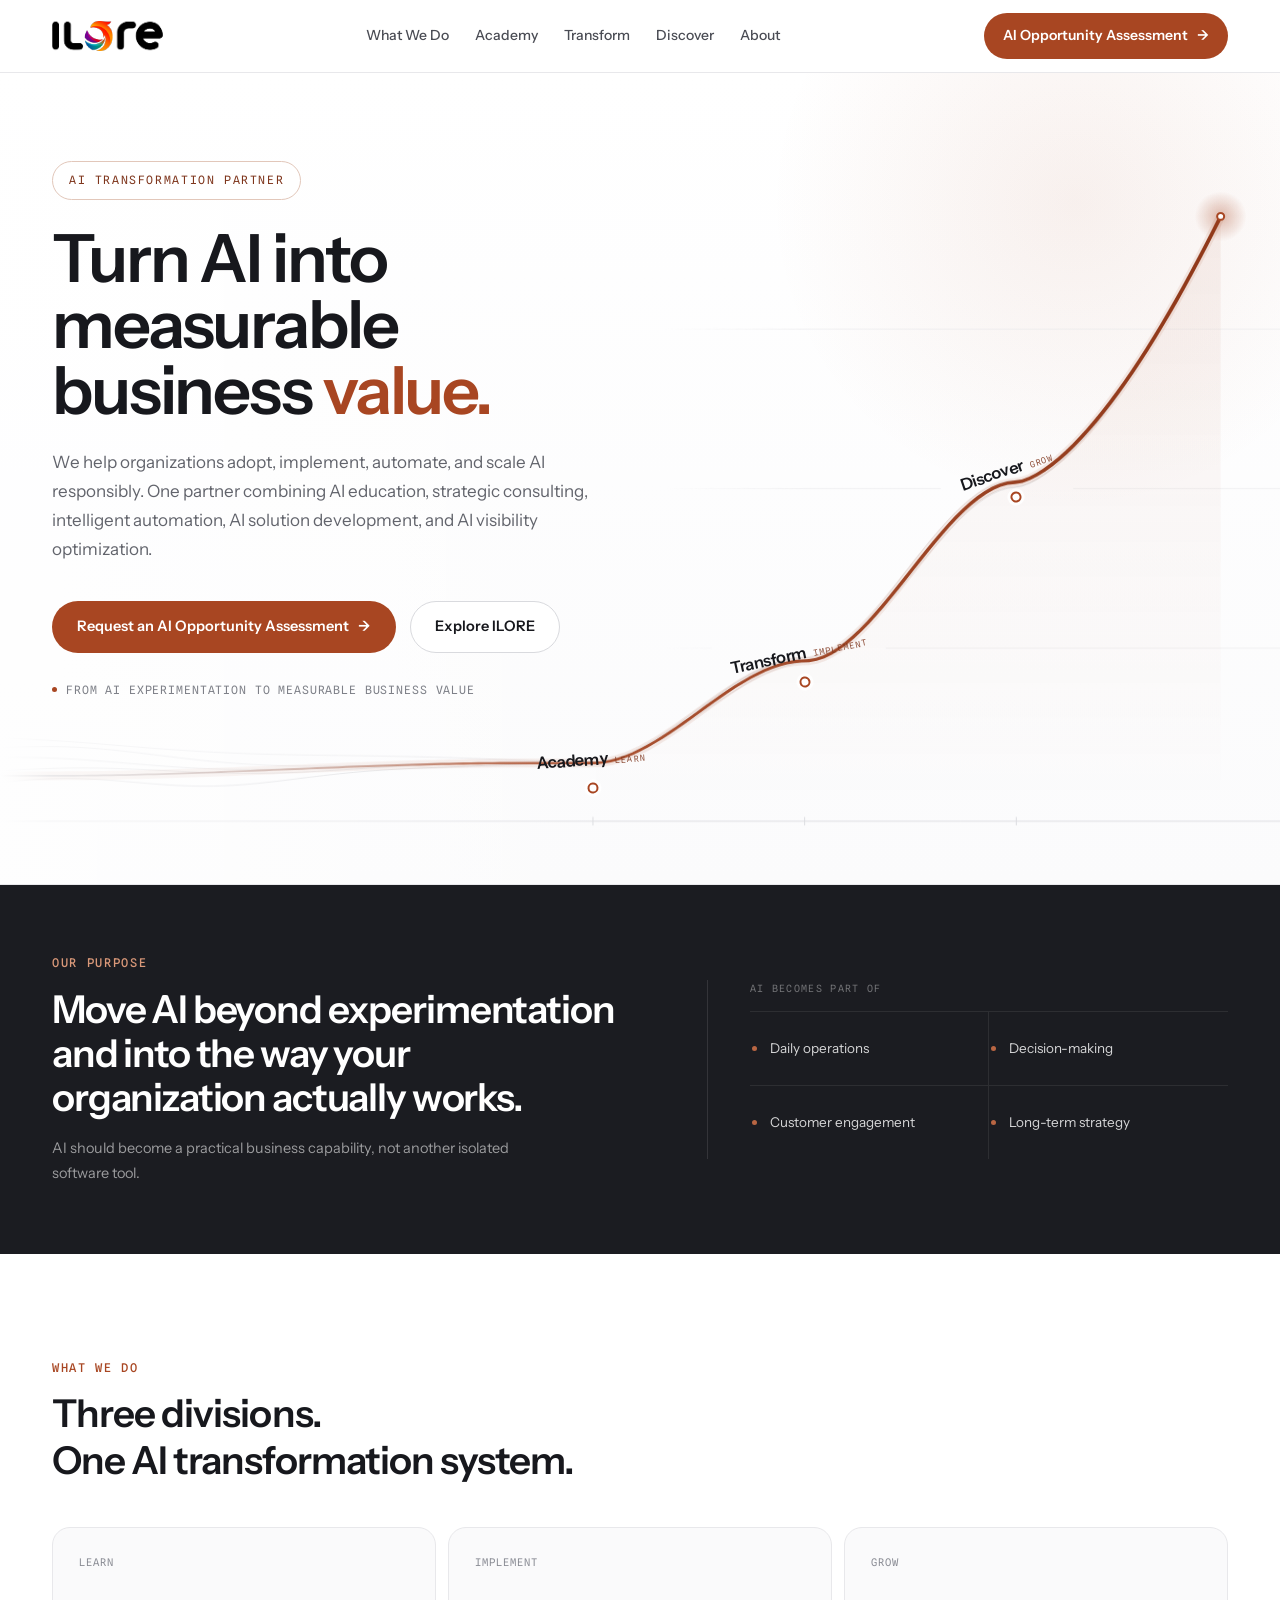
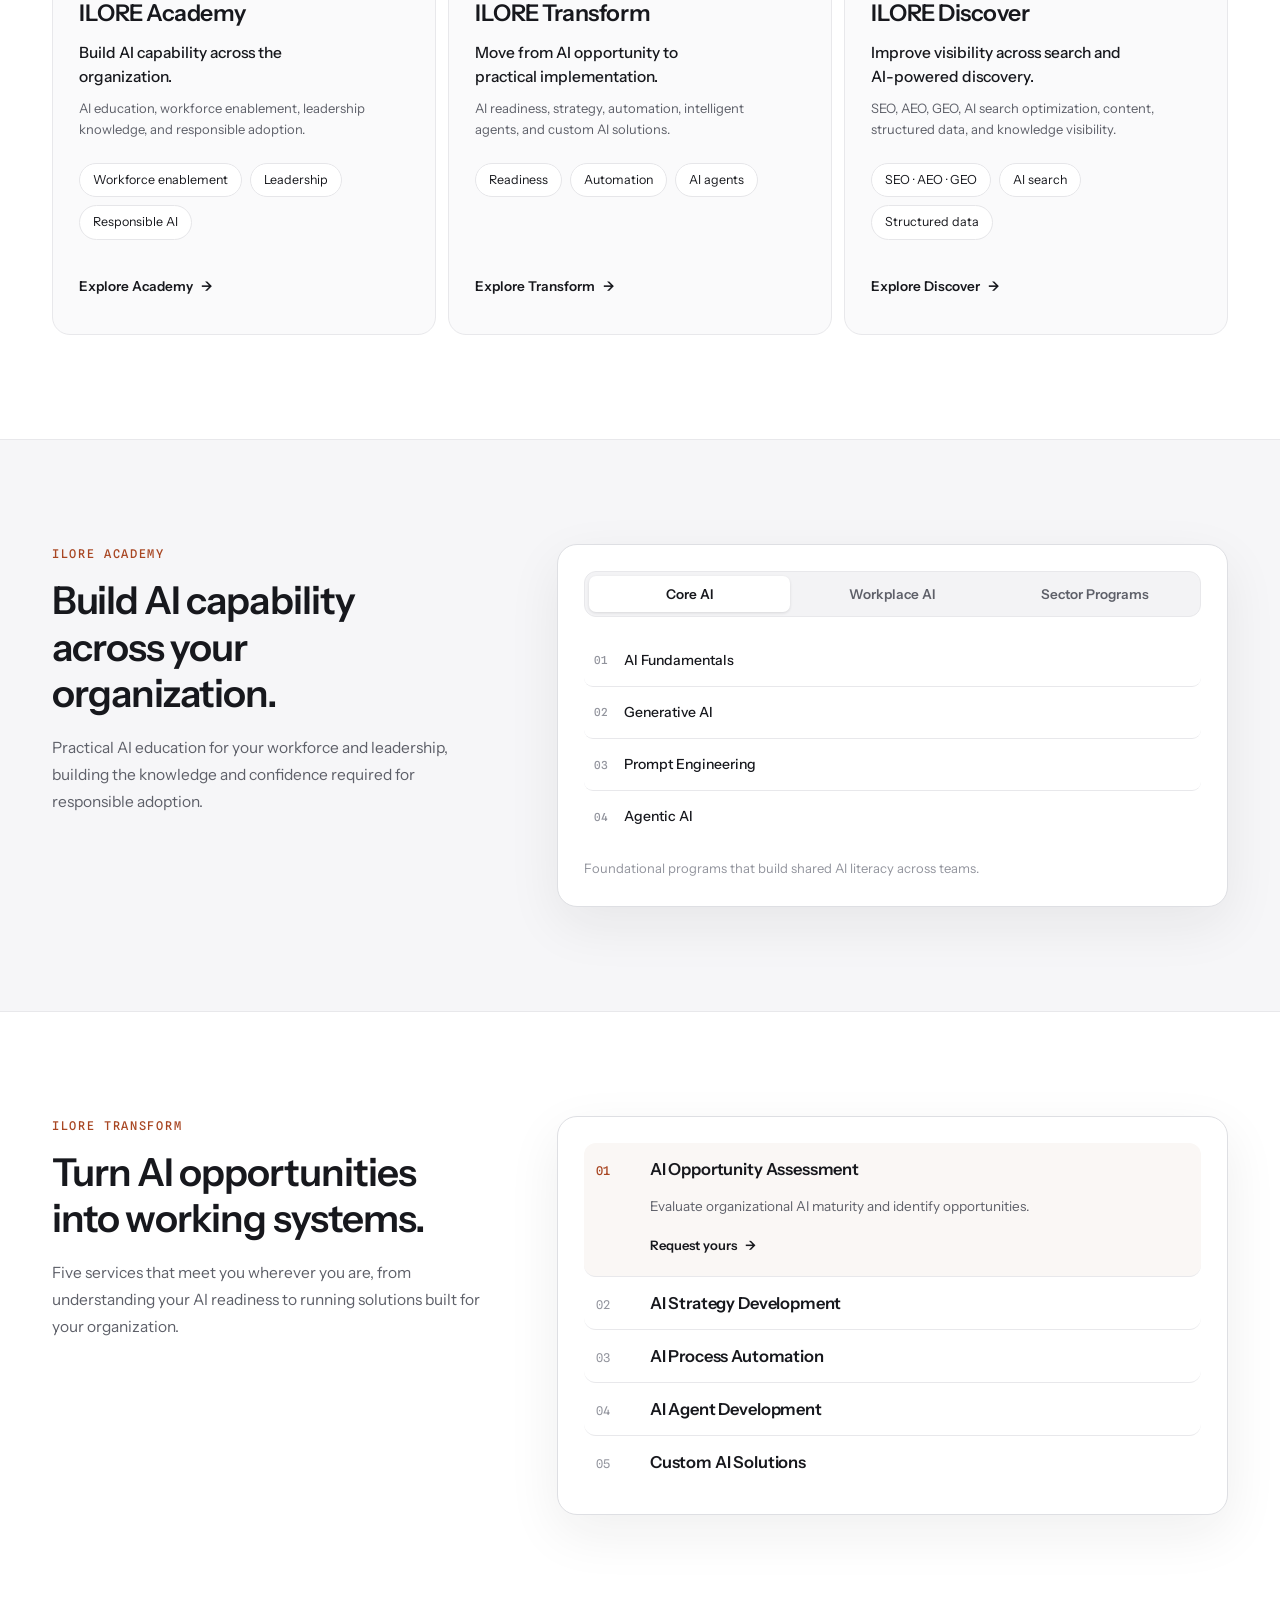
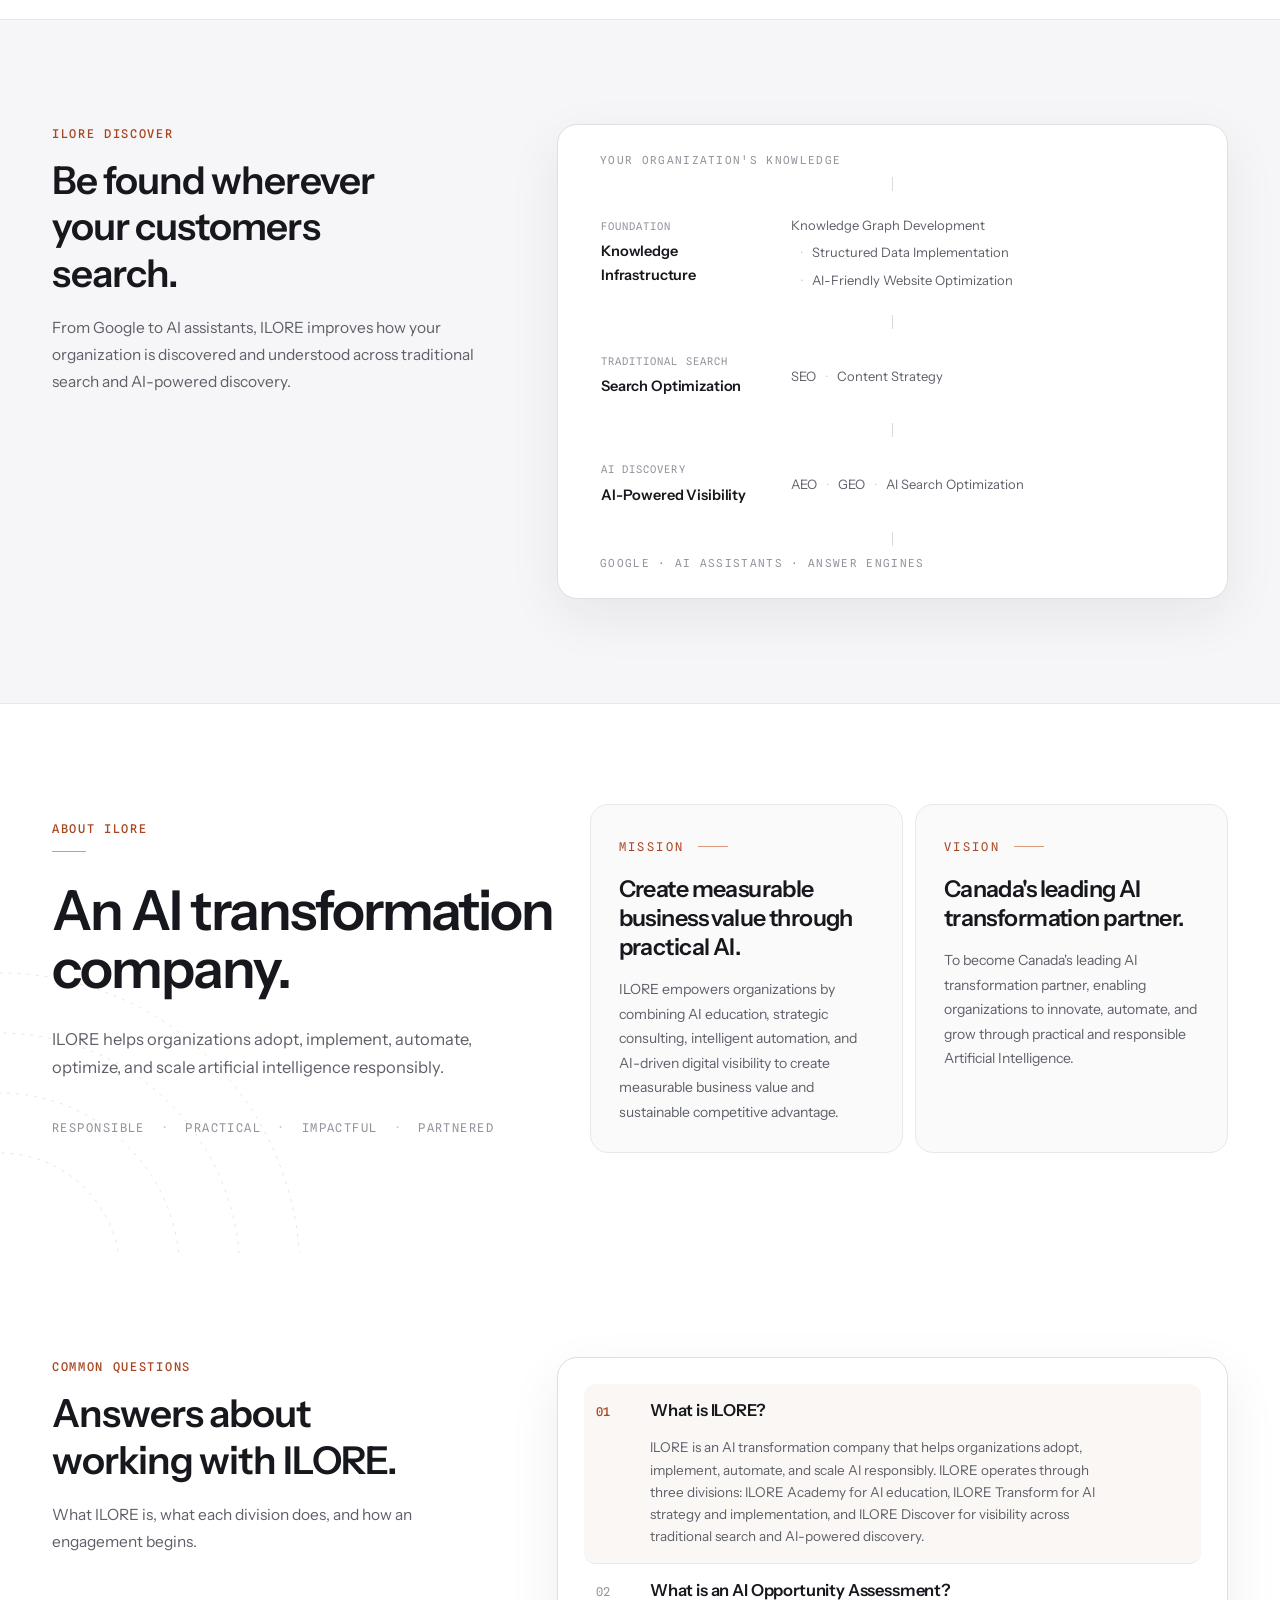
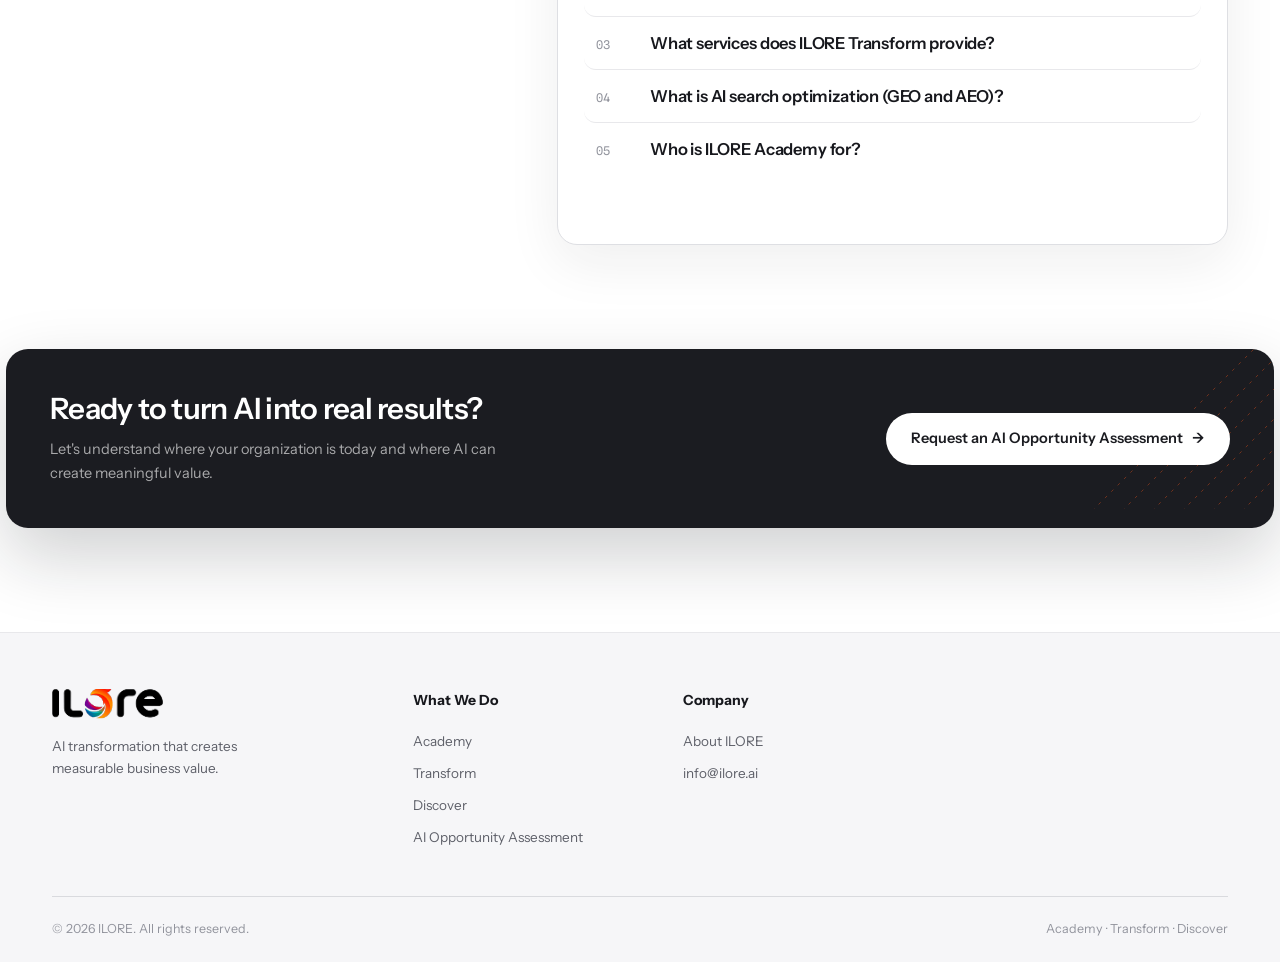
<file: index.html>
<!doctype html>
<html lang="en" class="no-js">
<head>
<meta charset="utf-8">
<meta name="viewport" content="width=device-width, initial-scale=1">
<title>ILORE | AI Transformation Partner</title>
<meta name="description" content="ILORE helps organizations adopt, implement, automate, and scale AI responsibly — combining AI education, strategic consulting, intelligent automation, AI solution development, and AI visibility optimization.">
<meta property="og:title" content="ILORE | AI Transformation Partner">
<meta property="og:description" content="Turn AI into measurable business value. Academy, Transform, Discover — one AI transformation system.">
<meta property="og:type" content="website">
<link rel="canonical" href="https://www.ilore.ai/">
     <meta property="og:url" content="https://www.ilore.ai/">
<meta property="og:image" content="https://www.ilore.ai/img/og-image.png">
<meta property="og:image:width" content="1200">
<meta property="og:image:height" content="630">
<meta property="og:image:alt" content="ILORE — Turn AI into measurable business value.">
<meta name="twitter:card" content="summary_large_image">
<meta name="twitter:title" content="ILORE | AI Transformation Partner">
<meta name="twitter:description" content="Turn AI into measurable business value. Academy, Transform, Discover — one AI transformation system.">
<meta name="twitter:image" content="https://www.ilore.ai/img/og-image.png">
<link rel="icon" href="img/favicon.png" type="image/png">
<script type="application/ld+json">{"@context":"https://schema.org","@type":"Organization","@id":"https://www.ilore.ai/#organization","name":"ILORE","url":"https://www.ilore.ai/","logo":"https://www.ilore.ai/img/logo.png","email":"info@ilore.ai","description":"AI transformation company helping organizations adopt, implement, automate, optimize, and scale artificial intelligence responsibly.","knowsAbout":["AI education","AI strategy","Intelligent automation","AI solution development","AI visibility optimization"],"contactPoint":{"@type":"ContactPoint","email":"info@ilore.ai","contactType":"sales"}}</script>
<script type="application/ld+json">{"@context":"https://schema.org","@type":"WebSite","@id":"https://www.ilore.ai/#website","url":"https://www.ilore.ai/","name":"ILORE","publisher":{"@id":"https://www.ilore.ai/#organization"}}</script>
<script type="application/ld+json">{"@context":"https://schema.org","@type":"ItemList","name":"ILORE divisions","itemListElement":[{"@type":"Service","position":1,"name":"ILORE Academy","serviceType":"AI education","description":"AI education, workforce enablement, leadership knowledge, and responsible adoption.","provider":{"@id":"https://www.ilore.ai/#organization"},"url":"https://www.ilore.ai/#academy"},{"@type":"Service","position":2,"name":"ILORE Transform","serviceType":"AI implementation","description":"AI readiness, strategy, automation, intelligent agents, and custom AI solutions.","provider":{"@id":"https://www.ilore.ai/#organization"},"url":"https://www.ilore.ai/#transform"},{"@type":"Service","position":3,"name":"ILORE Discover","serviceType":"AI visibility optimization","description":"SEO, AEO, GEO, AI search optimization, content, structured data, and knowledge visibility.","provider":{"@id":"https://www.ilore.ai/#organization"},"url":"https://www.ilore.ai/#discover"}]}</script>
<script type="application/ld+json">{"@context": "https://schema.org", "@type": "FAQPage", "mainEntity": [{"@type": "Question", "name": "What is ILORE?", "acceptedAnswer": {"@type": "Answer", "text": "ILORE is an AI transformation company that helps organizations adopt, implement, automate, and scale AI responsibly. ILORE operates through three divisions: ILORE Academy for AI education, ILORE Transform for AI strategy and implementation, and ILORE Discover for visibility across traditional search and AI-powered discovery."}}, {"@type": "Question", "name": "What is an AI Opportunity Assessment?", "acceptedAnswer": {"@type": "Answer", "text": "An AI Opportunity Assessment is ILORE's evaluation of an organization's AI maturity and the opportunities where AI can create value. It begins with a guided intake covering your organization, where you are with AI today, and the challenges you are trying to solve, and it is the usual starting point for an engagement with ILORE."}}, {"@type": "Question", "name": "What services does ILORE Transform provide?", "acceptedAnswer": {"@type": "Answer", "text": "ILORE Transform provides five services: AI Opportunity Assessment, AI Strategy Development, AI Process Automation, AI Agent Development, and Custom AI Solutions. Together they take an organization from understanding its AI readiness to running AI solutions built for its specific needs."}}, {"@type": "Question", "name": "What is AI search optimization (GEO and AEO)?", "acceptedAnswer": {"@type": "Answer", "text": "Generative Engine Optimization (GEO) and Answer Engine Optimization (AEO) improve how an organization is found and described by AI assistants and answer engines, complementing traditional SEO. ILORE Discover delivers this through knowledge graph development, structured data implementation, AI-friendly website optimization, SEO, and content strategy."}}, {"@type": "Question", "name": "Who is ILORE Academy for?", "acceptedAnswer": {"@type": "Answer", "text": "ILORE Academy is for both the workforce and leadership of an organization. It offers foundational programs in AI fundamentals, generative AI, prompt engineering, and agentic AI; workplace programs covering Microsoft Copilot, AI productivity, executive AI leadership, and responsible AI; and sector programs for healthcare, education, and government."}}]}</script>
<link rel="preconnect" href="https://fonts.googleapis.com">
<link rel="preconnect" href="https://fonts.gstatic.com" crossorigin>
<link href="https://fonts.googleapis.com/css2?family=Instrument+Sans:wght@400;500;600;700&family=Spline+Sans+Mono:wght@400;500&display=swap" rel="stylesheet">
<link rel="stylesheet" href="assets/css/base.css?v=20260831">
<link rel="stylesheet" href="assets/css/components.css?v=20260831">
<link rel="stylesheet" href="assets/css/home.css?v=20260831">
<script>document.documentElement.className = "js";</script>
</head>
<body>
<a class="skip-link" href="#main">Skip to content</a>

<header class="site-header" id="top">
  <div class="container">
    <div class="site-header__inner">
      <a class="wordmark" href="#top"><img class="wordmark__img" src="img/logo.svg" alt="ILORE"></a>

      <nav class="site-nav" aria-label="Primary">
        <a class="site-nav__link" href="#divisions">What We Do</a>
        <a class="site-nav__link" href="#academy">Academy</a>
        <a class="site-nav__link" href="#transform">Transform</a>
        <a class="site-nav__link" href="#discover">Discover</a>
        <a class="site-nav__link" href="#about">About</a>
      </nav>

      <div class="site-header__actions">
        <a class="button button--primary button--compact" href="assessment.html" data-cta="header-assess">AI Opportunity Assessment <span class="button__arrow" aria-hidden="true">&rarr;</span></a>
      </div>

      <button class="menu-toggle" id="menuToggle" type="button" aria-expanded="false" aria-controls="mobileMenu" aria-label="Open navigation">
        <span class="menu-toggle__icon" aria-hidden="true"><span></span><span></span><span></span></span>
      </button>
    </div>

    <nav class="mobile-menu" id="mobileMenu" aria-label="Mobile" hidden>
      <a class="mobile-menu__link" href="#divisions">What We Do</a>
      <a class="mobile-menu__link" href="#academy">Academy</a>
      <a class="mobile-menu__link" href="#transform">Transform</a>
      <a class="mobile-menu__link" href="#discover">Discover</a>
      <a class="mobile-menu__link" href="#about">About</a>
      <a class="button button--primary" href="assessment.html" data-cta="mobile-assess">AI Opportunity Assessment</a>
    </nav>
  </div>
</header>

<main id="main">

  <!-- Hero -->
  <section class="hero" aria-labelledby="hero-title">
    <!-- The value curve. The three divisions sit ON the curve at their
         inflection points; the stage is full-bleed behind the copy on desktop
         and becomes its own block below the copy once the layout stacks.
         Deliberately outside the .reveal system — the curve has its own
         entrance and draws itself once per pageview. -->
    <div class="hero__stage" id="heroStage">
      <canvas class="hero__canvas" id="heroCurveCanvas" aria-hidden="true"></canvas>
      <div class="hero__scrim" aria-hidden="true"></div>

      <a class="ms" href="#academy" id="heroMs0">
        <span class="ms__dot" aria-hidden="true"></span>
        <span class="ms__label">
          <strong class="ms__name">Academy</strong>
          <span class="ms__phase">Learn</span>
        </span>
      </a>
      <a class="ms" href="#transform" id="heroMs1">
        <span class="ms__dot" aria-hidden="true"></span>
        <span class="ms__label">
          <strong class="ms__name">Transform</strong>
          <span class="ms__phase">Implement</span>
        </span>
      </a>
      <a class="ms" href="#discover" id="heroMs2">
        <span class="ms__dot" aria-hidden="true"></span>
        <span class="ms__label">
          <strong class="ms__name">Discover</strong>
          <span class="ms__phase">Grow</span>
        </span>
      </a>

      <span class="terminal" id="heroTerminal" aria-hidden="true">
        <span class="terminal__dot"></span>Measurable value
      </span>
    </div>

    <div class="container hero__inner">
      <div class="hero__copy">
        <p class="badge">AI transformation partner</p>
        <h1 class="hero__title" id="hero-title">Turn AI into measurable business <span class="accent">value.</span></h1>
        <p class="hero__lede">We help organizations adopt, implement, automate, and scale AI responsibly. One partner combining AI education, strategic consulting, intelligent automation, AI solution development, and AI visibility optimization.</p>
        <div class="hero__actions">
          <a class="button button--primary" href="assessment.html" data-cta="hero-primary">Request an AI Opportunity Assessment <span class="button__arrow" aria-hidden="true">&rarr;</span></a>
          <a class="button button--secondary" href="#divisions" data-cta="hero-secondary">Explore ILORE</a>
        </div>
        <p class="hero__path"><span class="hero__path-dot" aria-hidden="true"></span>From AI experimentation to measurable business value</p>
      </div>
    </div>
  </section>

  <!-- Purpose -->
  <section class="purpose" aria-labelledby="purpose-title">
    <div class="container purpose__grid">
      <div class="purpose__copy reveal">
        <p class="eyebrow eyebrow--on-dark">Our purpose</p>
        <h2 class="purpose__title" id="purpose-title">Move AI beyond experimentation and into the way your organization actually works.</h2>
        <p class="purpose__lede">AI should become a practical business capability, not another isolated software tool.</p>
      </div>

      <div class="purpose__uses reveal">
        <p class="purpose__label" id="purpose-uses-label">AI becomes part of</p>
        <ul class="purpose__list" aria-labelledby="purpose-uses-label">
          <li>Daily operations</li>
          <li>Decision-making</li>
          <li>Customer engagement</li>
          <li>Long-term strategy</li>
        </ul>
      </div>
    </div>
  </section>

  <!-- What we do -->
  <section class="section" id="divisions" aria-labelledby="divisions-title">
    <div class="container">
      <div class="section-head reveal">
        <p class="eyebrow">What we do</p>
        <h2 class="section-head__title" id="divisions-title">Three divisions.<br>One AI transformation system.</h2>
      </div>

      <ul class="division-grid reveal">
        <li class="division-card">
          <p class="division-card__phase">Learn</p>
          <h3 class="division-card__name">ILORE Academy</h3>
          <p class="division-card__objective">Build AI capability across the organization.</p>
          <p class="division-card__detail">AI education, workforce enablement, leadership knowledge, and responsible adoption.</p>
          <ul class="tag-list">
            <li>Workforce enablement</li>
            <li>Leadership</li>
            <li>Responsible AI</li>
          </ul>
          <a class="link-more" href="#academy">Explore Academy <span class="link-more__arrow" aria-hidden="true">&rarr;</span></a>
        </li>

        <li class="division-card">
          <p class="division-card__phase">Implement</p>
          <h3 class="division-card__name">ILORE Transform</h3>
          <p class="division-card__objective">Move from AI opportunity to practical implementation.</p>
          <p class="division-card__detail">AI readiness, strategy, automation, intelligent agents, and custom AI solutions.</p>
          <ul class="tag-list">
            <li>Readiness</li>
            <li>Automation</li>
            <li>AI agents</li>
          </ul>
          <a class="link-more" href="#transform">Explore Transform <span class="link-more__arrow" aria-hidden="true">&rarr;</span></a>
        </li>

        <li class="division-card">
          <p class="division-card__phase">Grow</p>
          <h3 class="division-card__name">ILORE Discover</h3>
          <p class="division-card__objective">Improve visibility across search and AI-powered discovery.</p>
          <p class="division-card__detail">SEO, AEO, GEO, AI search optimization, content, structured data, and knowledge visibility.</p>
          <ul class="tag-list">
            <li>SEO &middot; AEO &middot; GEO</li>
            <li>AI search</li>
            <li>Structured data</li>
          </ul>
          <a class="link-more" href="#discover">Explore Discover <span class="link-more__arrow" aria-hidden="true">&rarr;</span></a>
        </li>
      </ul>
    </div>
  </section>

  <!-- Academy -->
  <section class="section section--sunken" id="academy" aria-labelledby="academy-title">
    <div class="container split">
      <div class="split__intro reveal">
        <p class="eyebrow">ILORE Academy</p>
        <h2 class="split__title" id="academy-title">Build AI capability across your organization.</h2>
        <p class="split__lede">Practical AI education for your workforce and leadership, building the knowledge and confidence required for responsible adoption.</p>
      </div>

      <div class="panel panel--tabs reveal">
        <div class="tabs" role="tablist" aria-label="Academy program groups">
          <button class="tab" type="button" role="tab" id="tab-core" aria-controls="panel-core" aria-selected="true">Core AI</button>
          <button class="tab" type="button" role="tab" id="tab-workplace" aria-controls="panel-workplace" aria-selected="false" tabindex="-1">Workplace AI</button>
          <button class="tab" type="button" role="tab" id="tab-sector" aria-controls="panel-sector" aria-selected="false" tabindex="-1">Sector Programs</button>
        </div>

        <div class="tab-panel" role="tabpanel" id="panel-core" aria-labelledby="tab-core" tabindex="0">
          <ol class="program-list">
            <li class="program"><span class="program__index">01</span>AI Fundamentals</li>
            <li class="program"><span class="program__index">02</span>Generative AI</li>
            <li class="program"><span class="program__index">03</span>Prompt Engineering</li>
            <li class="program"><span class="program__index">04</span>Agentic AI</li>
          </ol>
          <p class="tab-panel__note">Foundational programs that build shared AI literacy across teams.</p>
        </div>

        <div class="tab-panel" role="tabpanel" id="panel-workplace" aria-labelledby="tab-workplace" tabindex="0" hidden>
          <ol class="program-list">
            <li class="program"><span class="program__index">01</span>Microsoft Copilot</li>
            <li class="program"><span class="program__index">02</span>AI Productivity</li>
            <li class="program"><span class="program__index">03</span>Executive AI Leadership</li>
            <li class="program"><span class="program__index">04</span>Responsible AI</li>
          </ol>
          <p class="tab-panel__note">Applied programs for everyday work, leadership, and responsible adoption.</p>
        </div>

        <div class="tab-panel" role="tabpanel" id="panel-sector" aria-labelledby="tab-sector" tabindex="0" hidden>
          <ol class="program-list">
            <li class="program"><span class="program__index">01</span>AI for Healthcare</li>
            <li class="program"><span class="program__index">02</span>AI for Education</li>
            <li class="program"><span class="program__index">03</span>AI for Government</li>
          </ol>
          <p class="tab-panel__note">Programs tailored to the realities of regulated, public-facing sectors.</p>
        </div>
      </div>
    </div>
  </section>

  <!-- Transform -->
  <section class="section" id="transform" aria-labelledby="transform-title">
    <div class="container split">
      <div class="split__intro reveal">
        <p class="eyebrow">ILORE Transform</p>
        <h2 class="split__title" id="transform-title">Turn AI opportunities into working systems.</h2>
        <p class="split__lede">Five services that meet you wherever you are, from understanding your AI readiness to running solutions built for your organization.</p>
      </div>

      <div class="panel panel--flow reveal">
        <ol class="flow">
          <li class="flow__item is-open">
            <span class="flow__node" aria-hidden="true">01</span>
            <div>
              <h3 class="flow__heading"><button class="flow__toggle" type="button" aria-expanded="true" aria-controls="flow-body-1">AI Opportunity Assessment</button></h3>
              <div class="flow__body" id="flow-body-1">
                <div class="flow__body-inner">
                  <p>Evaluate organizational AI maturity and identify opportunities.</p>
                  <a class="link-more" href="assessment.html" data-cta="flow-readiness">Request yours <span class="link-more__arrow" aria-hidden="true">&rarr;</span></a>
                </div>
              </div>
            </div>
          </li>

          <li class="flow__item">
            <span class="flow__node" aria-hidden="true">02</span>
            <div>
              <h3 class="flow__heading"><button class="flow__toggle" type="button" aria-expanded="false" aria-controls="flow-body-2">AI Strategy Development</button></h3>
              <div class="flow__body" id="flow-body-2">
                <div class="flow__body-inner">
                  <p>Develop enterprise AI roadmaps aligned with business objectives.</p>
                </div>
              </div>
            </div>
          </li>

          <li class="flow__item">
            <span class="flow__node" aria-hidden="true">03</span>
            <div>
              <h3 class="flow__heading"><button class="flow__toggle" type="button" aria-expanded="false" aria-controls="flow-body-3">AI Process Automation</button></h3>
              <div class="flow__body" id="flow-body-3">
                <div class="flow__body-inner">
                  <p>Automate repetitive business processes using AI technologies.</p>
                </div>
              </div>
            </div>
          </li>

          <li class="flow__item">
            <span class="flow__node" aria-hidden="true">04</span>
            <div>
              <h3 class="flow__heading"><button class="flow__toggle" type="button" aria-expanded="false" aria-controls="flow-body-4">AI Agent Development</button></h3>
              <div class="flow__body" id="flow-body-4">
                <div class="flow__body-inner">
                  <p>Design intelligent assistants that improve productivity and decision-making.</p>
                </div>
              </div>
            </div>
          </li>

          <li class="flow__item">
            <span class="flow__node" aria-hidden="true">05</span>
            <div>
              <h3 class="flow__heading"><button class="flow__toggle" type="button" aria-expanded="false" aria-controls="flow-body-5">Custom AI Solutions</button></h3>
              <div class="flow__body" id="flow-body-5">
                <div class="flow__body-inner">
                  <p>Develop tailored AI applications addressing specific organizational needs.</p>
                </div>
              </div>
            </div>
          </li>
        </ol>
      </div>
    </div>
  </section>

  <!-- Discover -->
  <section class="section section--sunken" id="discover" aria-labelledby="discover-title">
    <div class="container split">
      <div class="split__intro reveal">
        <p class="eyebrow">ILORE Discover</p>
        <h2 class="split__title" id="discover-title">Be found wherever your customers search.</h2>
        <p class="split__lede">From Google to AI assistants, ILORE improves how your organization is discovered and understood across traditional search and AI-powered discovery.</p>
      </div>

      <div class="panel discover-stack reveal">
        <p class="discover-stack__cap">Your organization's knowledge</p>
        <span class="discover-stack__line" aria-hidden="true"></span>

        <div class="discover-layer">
          <div>
            <span class="discover-layer__kind">Foundation</span>
            <h3 class="discover-layer__name">Knowledge Infrastructure</h3>
          </div>
          <ul class="service-list">
            <li>Knowledge Graph Development</li>
            <li>Structured Data Implementation</li>
            <li>AI-Friendly Website Optimization</li>
          </ul>
        </div>

        <span class="discover-stack__line" aria-hidden="true"></span>

        <div class="discover-layer">
          <div>
            <span class="discover-layer__kind">Traditional Search</span>
            <h3 class="discover-layer__name">Search Optimization</h3>
          </div>
          <ul class="service-list">
            <li>SEO</li>
            <li>Content Strategy</li>
          </ul>
        </div>

        <span class="discover-stack__line" aria-hidden="true"></span>

        <div class="discover-layer">
          <div>
            <span class="discover-layer__kind">AI Discovery</span>
            <h3 class="discover-layer__name">AI-Powered Visibility</h3>
          </div>
          <ul class="service-list">
            <li>AEO</li>
            <li>GEO</li>
            <li>AI Search Optimization</li>
          </ul>
        </div>

        <span class="discover-stack__line" aria-hidden="true"></span>
        <p class="discover-stack__cap">Google &middot; AI assistants &middot; answer engines</p>
      </div>
    </div>
  </section>

  <!-- About -->
  <section class="section about" id="about" aria-labelledby="about-title">
    <svg class="about__arcs" viewBox="0 0 480 480" aria-hidden="true" focusable="false">
      <g fill="none" stroke="#DE9A76" stroke-width="1" stroke-dasharray="3 6" opacity="0.3">
        <circle cx="140" cy="340" r="120"></circle>
        <circle cx="140" cy="340" r="180"></circle>
        <circle cx="140" cy="340" r="240"></circle>
        <circle cx="140" cy="340" r="300"></circle>
      </g>
    </svg>

    <div class="container about__grid">
      <div class="about__intro reveal">
        <p class="eyebrow eyebrow--ruled">About ILORE</p>
        <h2 class="about__title" id="about-title">An AI transformation company.</h2>
        <p class="about__lede">ILORE helps organizations adopt, implement, automate, optimize, and scale artificial intelligence responsibly.</p>
        <ul class="value-list">
          <li>Responsible</li>
          <li>Practical</li>
          <li>Impactful</li>
          <li>Partnered</li>
        </ul>
      </div>

      <div class="about__statements reveal">
        <article class="statement">
          <p class="statement__kind">Mission</p>
          <h3 class="statement__title">Create measurable business value through practical AI.</h3>
          <p class="statement__text">ILORE empowers organizations by combining AI education, strategic consulting, intelligent automation, and AI-driven digital visibility to create measurable business value and sustainable competitive advantage.</p>
        </article>

        <article class="statement">
          <p class="statement__kind">Vision</p>
          <h3 class="statement__title">Canada's leading AI transformation partner.</h3>
          <p class="statement__text">To become Canada's leading AI transformation partner, enabling organizations to innovate, automate, and grow through practical and responsible Artificial Intelligence.</p>
        </article>
      </div>
    </div>
  </section>

  <!-- FAQ -->
  <section class="section" id="faq" aria-labelledby="faq-title">
    <div class="container split">
      <div class="split__intro reveal">
        <p class="eyebrow">Common questions</p>
        <h2 class="split__title" id="faq-title">Answers about working with ILORE.</h2>
        <p class="split__lede">What ILORE is, what each division does, and how an engagement begins.</p>
      </div>

      <div class="panel panel--flow reveal">
        <ol class="flow">
          <li class="flow__item is-open">
            <span class="flow__node" aria-hidden="true">01</span>
            <div>
              <h3 class="flow__heading"><button class="flow__toggle" type="button" aria-expanded="true" aria-controls="faq-body-1">What is ILORE?</button></h3>
              <div class="flow__body" id="faq-body-1">
                <div class="flow__body-inner">
                  <p>ILORE is an AI transformation company that helps organizations adopt, implement, automate, and scale AI responsibly. ILORE operates through three divisions: ILORE Academy for AI education, ILORE Transform for AI strategy and implementation, and ILORE Discover for visibility across traditional search and AI-powered discovery.</p>
                </div>
              </div>
            </div>
          </li>

          <li class="flow__item">
            <span class="flow__node" aria-hidden="true">02</span>
            <div>
              <h3 class="flow__heading"><button class="flow__toggle" type="button" aria-expanded="false" aria-controls="faq-body-2">What is an AI Opportunity Assessment?</button></h3>
              <div class="flow__body" id="faq-body-2">
                <div class="flow__body-inner">
                  <p>An AI Opportunity Assessment is ILORE's evaluation of an organization's AI maturity and the opportunities where AI can create value. It begins with a guided intake covering your organization, where you are with AI today, and the challenges you are trying to solve, and it is the usual starting point for an engagement with ILORE.</p>
                  <a class="link-more" href="assessment.html" data-cta="faq-assess">Request yours <span class="link-more__arrow" aria-hidden="true">&rarr;</span></a>
                </div>
              </div>
            </div>
          </li>

          <li class="flow__item">
            <span class="flow__node" aria-hidden="true">03</span>
            <div>
              <h3 class="flow__heading"><button class="flow__toggle" type="button" aria-expanded="false" aria-controls="faq-body-3">What services does ILORE Transform provide?</button></h3>
              <div class="flow__body" id="faq-body-3">
                <div class="flow__body-inner">
                  <p>ILORE Transform provides five services: AI Opportunity Assessment, AI Strategy Development, AI Process Automation, AI Agent Development, and Custom AI Solutions. Together they take an organization from understanding its AI readiness to running AI solutions built for its specific needs.</p>
                </div>
              </div>
            </div>
          </li>

          <li class="flow__item">
            <span class="flow__node" aria-hidden="true">04</span>
            <div>
              <h3 class="flow__heading"><button class="flow__toggle" type="button" aria-expanded="false" aria-controls="faq-body-4">What is AI search optimization (GEO and AEO)?</button></h3>
              <div class="flow__body" id="faq-body-4">
                <div class="flow__body-inner">
                  <p>Generative Engine Optimization (GEO) and Answer Engine Optimization (AEO) improve how an organization is found and described by AI assistants and answer engines, complementing traditional SEO. ILORE Discover delivers this through knowledge graph development, structured data implementation, AI-friendly website optimization, SEO, and content strategy.</p>
                </div>
              </div>
            </div>
          </li>

          <li class="flow__item">
            <span class="flow__node" aria-hidden="true">05</span>
            <div>
              <h3 class="flow__heading"><button class="flow__toggle" type="button" aria-expanded="false" aria-controls="faq-body-5">Who is ILORE Academy for?</button></h3>
              <div class="flow__body" id="faq-body-5">
                <div class="flow__body-inner">
                  <p>ILORE Academy is for both the workforce and leadership of an organization. It offers foundational programs in AI fundamentals, generative AI, prompt engineering, and agentic AI; workplace programs covering Microsoft Copilot, AI productivity, executive AI leadership, and responsible AI; and sector programs for healthcare, education, and government.</p>
                </div>
              </div>
            </div>
          </li>
        </ol>
      </div>
    </div>
  </section>

  <!-- Closing CTA -->
  <section class="section section--flush-top" aria-labelledby="closing-cta-title">
    <div class="cta-band reveal">
      <svg class="cta-band__deco" viewBox="0 0 280 160" preserveAspectRatio="none" aria-hidden="true" focusable="false">
        <g stroke="#C84A1B" stroke-width="1" stroke-dasharray="3 6" fill="none">
          <path d="M60 200 L280 -20"></path>
          <path d="M90 200 L310 -20"></path>
          <path d="M120 200 L340 -20"></path>
          <path d="M150 200 L370 -20"></path>
          <path d="M180 200 L400 -20"></path>
          <path d="M210 200 L430 -20"></path>
        </g>
      </svg>

      <div class="cta-band__copy">
        <h2 class="cta-band__title" id="closing-cta-title">Ready to turn AI into real results?</h2>
        <p>Let's understand where your organization is today and where AI can create meaningful value.</p>
      </div>

      <div class="cta-band__actions">
        <a class="button button--primary button--on-dark" href="assessment.html" data-cta="band-assess">Request an AI Opportunity Assessment <span class="button__arrow" aria-hidden="true">&rarr;</span></a>
      </div>
    </div>
  </section>

</main>

<footer class="site-footer">
  <div class="container">
    <div class="site-footer__grid">
      <div>
        <a class="wordmark" href="#top"><img class="wordmark__img" src="img/logo.svg" alt="ILORE"></a>
        <p class="site-footer__tagline">AI transformation that creates measurable business value.</p>
      </div>

      <nav class="footer-column" aria-label="What we do">
        <p class="footer-column__title">What We Do</p>
        <a href="#academy">Academy</a>
        <a href="#transform">Transform</a>
        <a href="#discover">Discover</a>
        <a href="assessment.html">AI Opportunity Assessment</a>
      </nav>

      <nav class="footer-column" aria-label="Company">
        <p class="footer-column__title">Company</p>
        <a href="#about">About ILORE</a>
        <a href="mailto:info@ilore.ai">info@ilore.ai</a>
        </nav>
    </div>

    <div class="site-footer__base">
      <span>&copy; 2026 ILORE. All rights reserved.</span>
      <span>Academy &middot; Transform &middot; Discover</span>
    </div>
  </div>
</footer>

<script src="assets/js/main.js?v=20260831" defer></script>
</body>
</html>
</file>
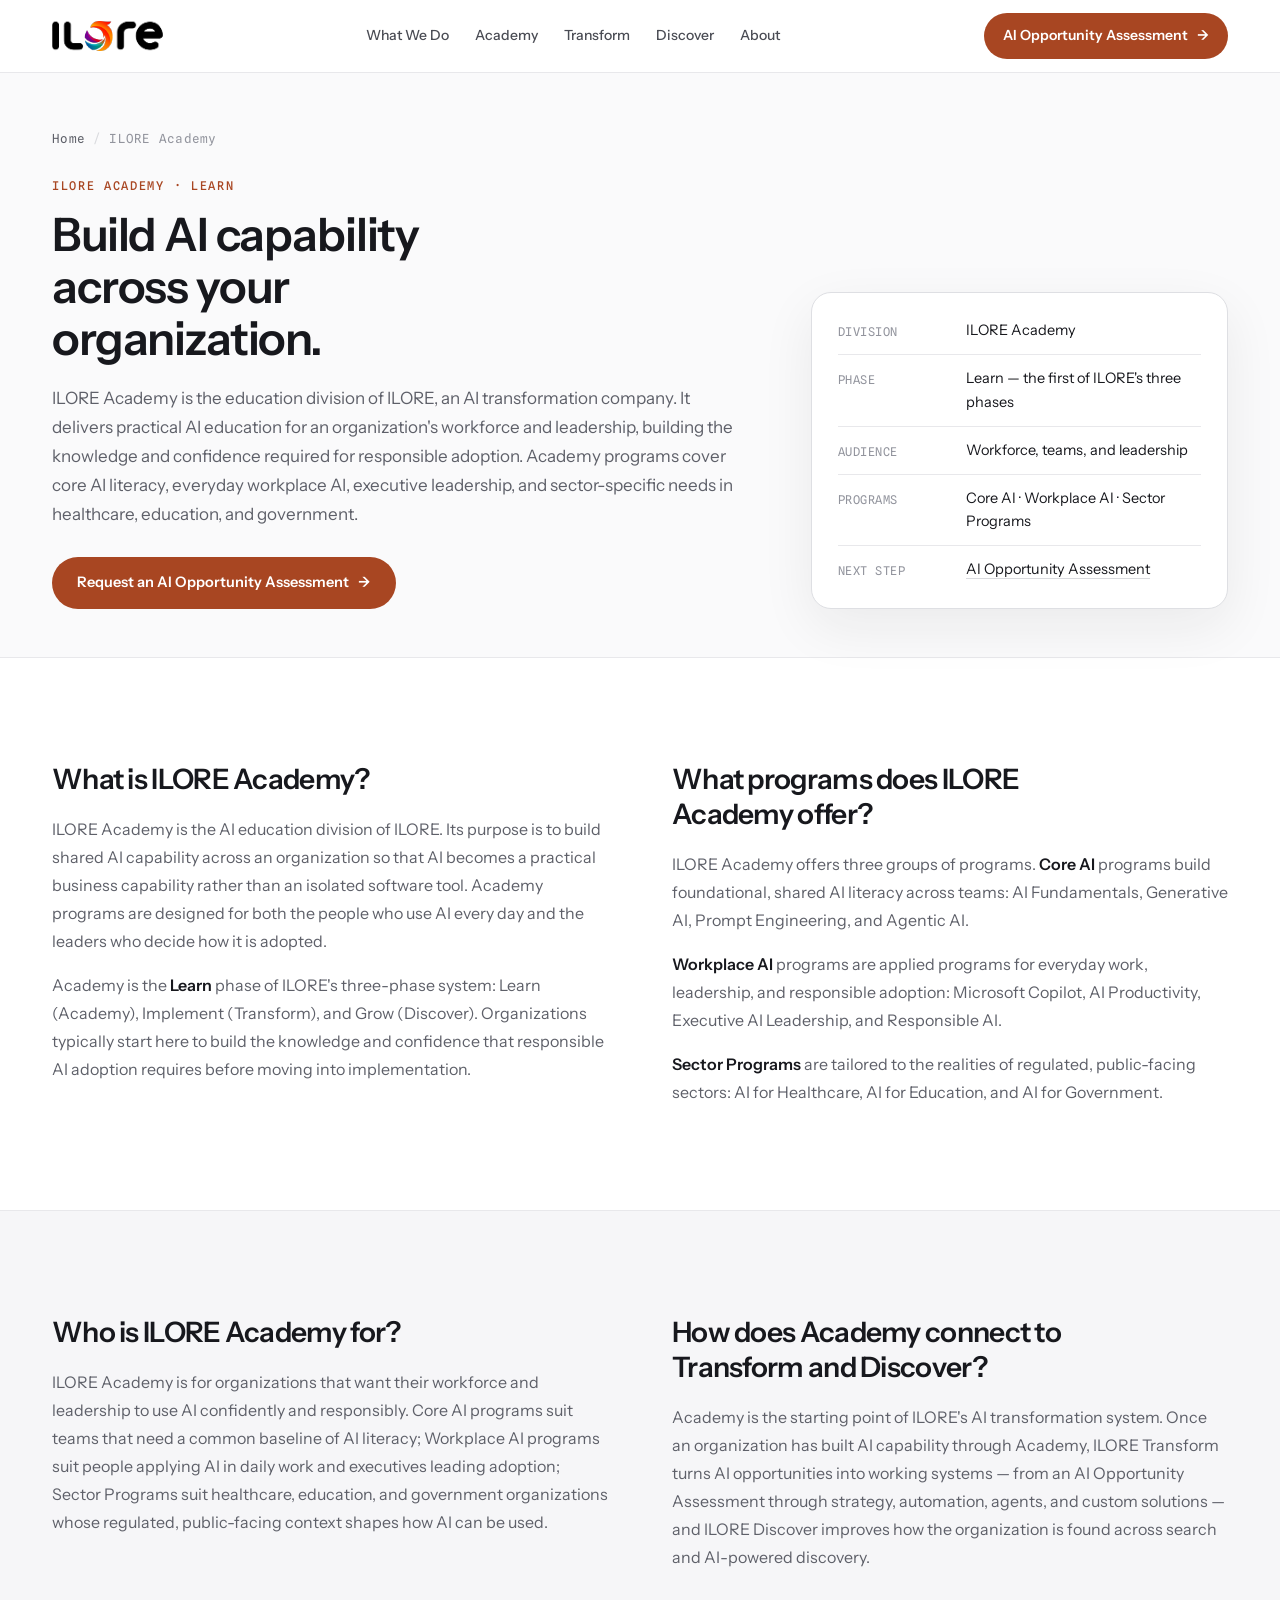
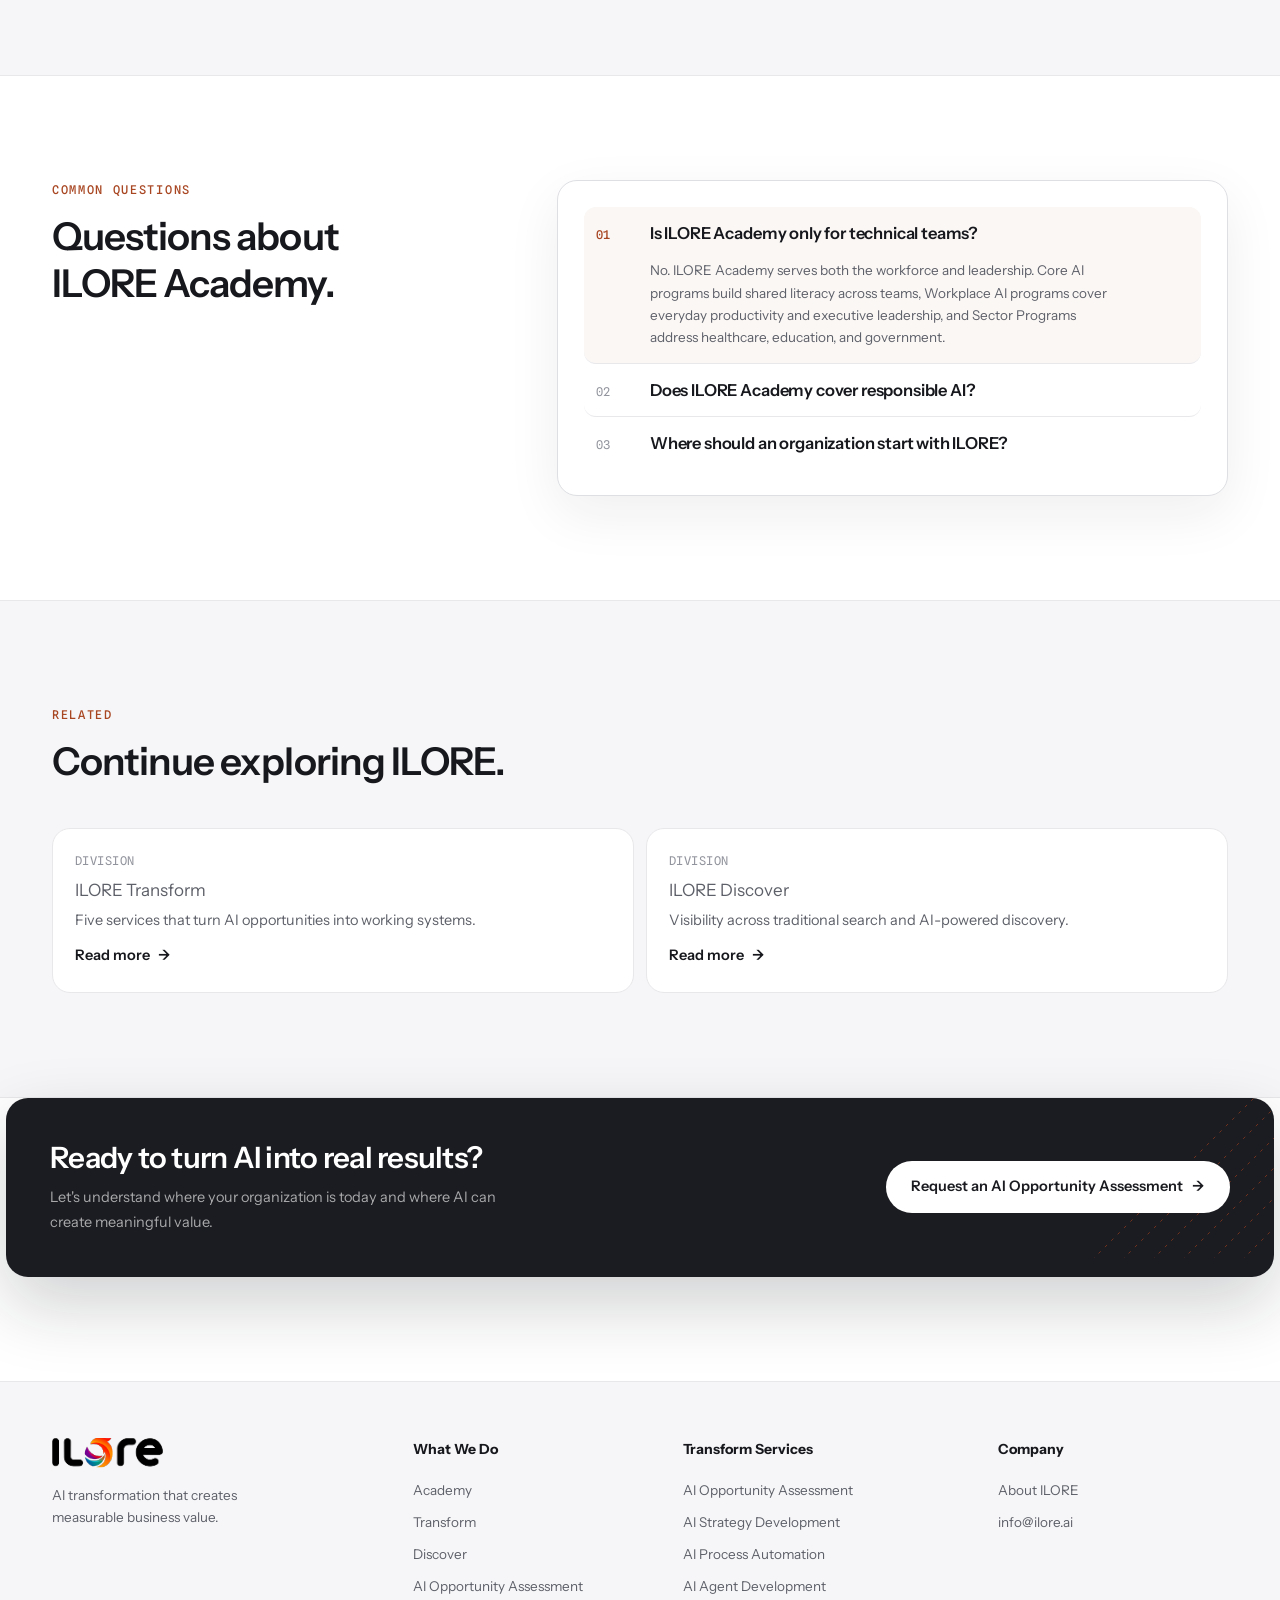
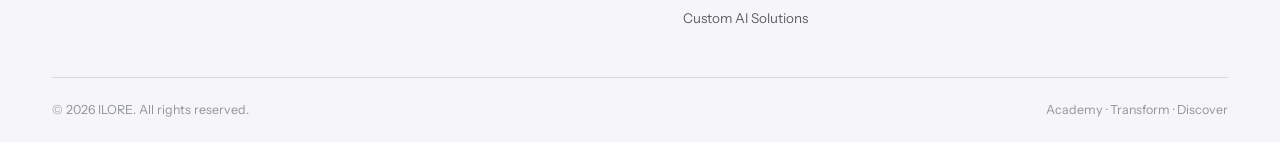
<file: academy/index.html>
<!doctype html>
<html lang="en" class="no-js">
<head>
<meta charset="utf-8">
<meta name="viewport" content="width=device-width, initial-scale=1">
<title>ILORE Academy | AI Education for Workforce and Leadership</title>
<meta name="description" content="ILORE Academy is ILORE's AI education division: practical programs that build AI capability across the workforce and leadership, from AI fundamentals to responsible adoption.">
<meta property="og:title" content="ILORE Academy | AI Education for Workforce and Leadership">
<meta property="og:description" content="ILORE Academy is ILORE's AI education division: practical programs that build AI capability across the workforce and leadership, from AI fundamentals to responsible adoption.">
<meta property="og:type" content="website">
<link rel="canonical" href="https://www.ilore.ai/academy/">
<meta property="og:url" content="https://www.ilore.ai/academy/">
<meta property="og:image" content="https://www.ilore.ai/img/og-image.png">
<meta property="og:image:width" content="1200">
<meta property="og:image:height" content="630">
<meta property="og:image:alt" content="ILORE — Turn AI into measurable business value.">
<meta name="twitter:card" content="summary_large_image">
<meta name="twitter:title" content="ILORE Academy | AI Education for Workforce and Leadership">
<meta name="twitter:description" content="ILORE Academy is ILORE's AI education division: practical programs that build AI capability across the workforce and leadership, from AI fundamentals to responsible adoption.">
<meta name="twitter:image" content="https://www.ilore.ai/img/og-image.png">
<link rel="icon" href="../img/favicon.png" type="image/png">
<script type="application/ld+json">{"@context":"https://schema.org","@type":"Service","@id":"https://www.ilore.ai/academy/#service","name":"ILORE Academy","serviceType":"ILORE Academy","description":"ILORE Academy is ILORE's AI education division: practical programs that build AI capability across the workforce and leadership, from AI fundamentals to responsible adoption.","url":"https://www.ilore.ai/academy/","provider":{"@id":"https://www.ilore.ai/#organization"},"areaServed":"Canada"}</script>
<script type="application/ld+json">{"@context":"https://schema.org","@type":"WebPage","@id":"https://www.ilore.ai/academy/","url":"https://www.ilore.ai/academy/","name":"ILORE Academy | AI Education for Workforce and Leadership","description":"ILORE Academy is ILORE's AI education division: practical programs that build AI capability across the workforce and leadership, from AI fundamentals to responsible adoption.","isPartOf":{"@id":"https://www.ilore.ai/#website"},"about":{"@id":"https://www.ilore.ai/academy/#service"}}</script>
<script type="application/ld+json">{"@context":"https://schema.org","@type":"BreadcrumbList","itemListElement":[{"@type":"ListItem","position":1,"name":"Home","item":"https://www.ilore.ai/"},{"@type":"ListItem","position":2,"name":"ILORE Academy","item":"https://www.ilore.ai/academy/"}]}</script>
<script type="application/ld+json">{"@context":"https://schema.org","@type":"FAQPage","mainEntity":[{"@type":"Question","name":"Is ILORE Academy only for technical teams?","acceptedAnswer":{"@type":"Answer","text":"No. ILORE Academy serves both the workforce and leadership. Core AI programs build shared literacy across teams, Workplace AI programs cover everyday productivity and executive leadership, and Sector Programs address healthcare, education, and government."}},{"@type":"Question","name":"Does ILORE Academy cover responsible AI?","acceptedAnswer":{"@type":"Answer","text":"Yes. Responsible adoption runs through ILORE Academy: Responsible AI is one of the Workplace AI programs, and building the knowledge and confidence required for responsible adoption is the stated purpose of the division."}},{"@type":"Question","name":"Where should an organization start with ILORE?","acceptedAnswer":{"@type":"Answer","text":"Most organizations start with an AI Opportunity Assessment, which evaluates AI maturity and identifies opportunities. Academy programs then build the capability those opportunities require."}}]}</script>
<link rel="preconnect" href="https://fonts.googleapis.com">
<link rel="preconnect" href="https://fonts.gstatic.com" crossorigin>
<link href="https://fonts.googleapis.com/css2?family=Instrument+Sans:wght@400;500;600;700&family=Spline+Sans+Mono:wght@400;500&display=swap" rel="stylesheet">
<link rel="stylesheet" href="../assets/css/base.css">
<link rel="stylesheet" href="../assets/css/components.css">
<link rel="stylesheet" href="../assets/css/home.css">
<link rel="stylesheet" href="../assets/css/page.css">
<script>document.documentElement.className = "js";</script>
</head>
<body>
<a class="skip-link" href="#main">Skip to content</a>
<header class="site-header" id="top">
  <div class="container">
    <div class="site-header__inner">
      <a class="wordmark" href="../index.html"><img class="wordmark__img" src="../img/logo.svg" alt="ILORE"></a>

      <nav class="site-nav" aria-label="Primary">
        <a class="site-nav__link" href="../index.html#divisions">What We Do</a>
        <a class="site-nav__link" href="../academy/">Academy</a>
        <a class="site-nav__link" href="../transform/">Transform</a>
        <a class="site-nav__link" href="../discover/">Discover</a>
        <a class="site-nav__link" href="../index.html#about">About</a>
      </nav>

      <div class="site-header__actions">
        <a class="button button--primary button--compact" href="../assessment.html" data-cta="header-assess">AI Opportunity Assessment <span class="button__arrow" aria-hidden="true">&rarr;</span></a>
      </div>

      <button class="menu-toggle" id="menuToggle" type="button" aria-expanded="false" aria-controls="mobileMenu" aria-label="Open navigation">
        <span class="menu-toggle__icon" aria-hidden="true"><span></span><span></span><span></span></span>
      </button>
    </div>

    <nav class="mobile-menu" id="mobileMenu" aria-label="Mobile" hidden>
      <a class="mobile-menu__link" href="../index.html#divisions">What We Do</a>
      <a class="mobile-menu__link" href="../academy/">Academy</a>
      <a class="mobile-menu__link" href="../transform/">Transform</a>
      <a class="mobile-menu__link" href="../discover/">Discover</a>
      <a class="mobile-menu__link" href="../index.html#about">About</a>
      <a class="button button--primary" href="../assessment.html" data-cta="mobile-assess">AI Opportunity Assessment</a>
    </nav>
  </div>
</header>
<main id="main">

  <!-- Page hero -->
  <section class="page-hero" aria-labelledby="page-title">
    <div class="container">
      <ol class="page-hero__crumbs" aria-label="Breadcrumb"><li><a href="../index.html">Home</a></li><li><span aria-current="page">ILORE Academy</span></li></ol>
      <div class="page-hero__grid">
        <div>
          <p class="eyebrow">ILORE Academy &middot; Learn</p>
          <h1 class="page-hero__title" id="page-title">Build AI capability across your organization.</h1>
          <p class="page-hero__lede">ILORE Academy is the education division of ILORE, an AI transformation company. It delivers practical AI education for an organization's workforce and leadership, building the knowledge and confidence required for responsible adoption. Academy programs cover core AI literacy, everyday workplace AI, executive leadership, and sector-specific needs in healthcare, education, and government.</p>
          <div class="page-hero__actions">
            <a class="button button--primary" href="../assessment.html" data-cta="page-hero-assess">Request an AI Opportunity Assessment <span class="button__arrow" aria-hidden="true">&rarr;</span></a>
          </div>
        </div>
        <div class="panel">
          <dl class="facts"><div class="facts__row"><dt class="facts__key">Division</dt><dd class="facts__value">ILORE Academy</dd></div><div class="facts__row"><dt class="facts__key">Phase</dt><dd class="facts__value">Learn — the first of ILORE's three phases</dd></div><div class="facts__row"><dt class="facts__key">Audience</dt><dd class="facts__value">Workforce, teams, and leadership</dd></div><div class="facts__row"><dt class="facts__key">Programs</dt><dd class="facts__value">Core AI · Workplace AI · Sector Programs</dd></div><div class="facts__row"><dt class="facts__key">Next step</dt><dd class="facts__value"><a href="../assessment.html">AI Opportunity Assessment</a></dd></div></dl>
        </div>
      </div>
    </div>
  </section>

  <section class="section" aria-labelledby="q1">
    <div class="container">
      <div class="prose-grid">
        <div class="prose reveal">
          <h2 class="prose__title" id="q1">What is ILORE Academy?</h2>
          <p>ILORE Academy is the AI education division of ILORE. Its purpose is to build shared AI capability across an organization so that AI becomes a practical business capability rather than an isolated software tool. Academy programs are designed for both the people who use AI every day and the leaders who decide how it is adopted.</p><p>Academy is the <strong>Learn</strong> phase of ILORE's three-phase system: Learn (Academy), Implement (Transform), and Grow (Discover). Organizations typically start here to build the knowledge and confidence that responsible AI adoption requires before moving into implementation.</p>
        </div>
<div class="prose reveal">
          <h2 class="prose__title" id="q2">What programs does ILORE Academy offer?</h2>
          <p>ILORE Academy offers three groups of programs. <strong>Core AI</strong> programs build foundational, shared AI literacy across teams: AI Fundamentals, Generative AI, Prompt Engineering, and Agentic AI.</p><p><strong>Workplace AI</strong> programs are applied programs for everyday work, leadership, and responsible adoption: Microsoft Copilot, AI Productivity, Executive AI Leadership, and Responsible AI.</p><p><strong>Sector Programs</strong> are tailored to the realities of regulated, public-facing sectors: AI for Healthcare, AI for Education, and AI for Government.</p>
        </div>
      </div>
    </div>
  </section>

  <section class="section section--sunken" aria-labelledby="q3">
    <div class="container">
      <div class="prose-grid">
        <div class="prose reveal">
          <h2 class="prose__title" id="q3">Who is ILORE Academy for?</h2>
          <p>ILORE Academy is for organizations that want their workforce and leadership to use AI confidently and responsibly. Core AI programs suit teams that need a common baseline of AI literacy; Workplace AI programs suit people applying AI in daily work and executives leading adoption; Sector Programs suit healthcare, education, and government organizations whose regulated, public-facing context shapes how AI can be used.</p>
        </div>
<div class="prose reveal">
          <h2 class="prose__title" id="q4">How does Academy connect to Transform and Discover?</h2>
          <p>Academy is the starting point of ILORE's AI transformation system. Once an organization has built AI capability through Academy, ILORE Transform turns AI opportunities into working systems — from an AI Opportunity Assessment through strategy, automation, agents, and custom solutions — and ILORE Discover improves how the organization is found across search and AI-powered discovery.</p>
        </div>
      </div>
    </div>
  </section>

  <!-- FAQ -->
  <section class="section" id="faq" aria-labelledby="faq-title">
    <div class="container split">
      <div class="split__intro reveal">
        <p class="eyebrow">Common questions</p>
        <h2 class="split__title" id="faq-title">Questions about ILORE Academy.</h2>
      </div>

      <div class="panel panel--flow reveal">
        <ol class="flow">
          <li class="flow__item is-open">
            <span class="flow__node" aria-hidden="true">01</span>
            <div>
              <h3 class="flow__heading"><button class="flow__toggle" type="button" aria-expanded="true" aria-controls="faq-body-1">Is ILORE Academy only for technical teams?</button></h3>
              <div class="flow__body" id="faq-body-1">
                <div class="flow__body-inner">
                  <p>No. ILORE Academy serves both the workforce and leadership. Core AI programs build shared literacy across teams, Workplace AI programs cover everyday productivity and executive leadership, and Sector Programs address healthcare, education, and government.</p>
                </div>
              </div>
            </div>
          </li>
          <li class="flow__item">
            <span class="flow__node" aria-hidden="true">02</span>
            <div>
              <h3 class="flow__heading"><button class="flow__toggle" type="button" aria-expanded="false" aria-controls="faq-body-2">Does ILORE Academy cover responsible AI?</button></h3>
              <div class="flow__body" id="faq-body-2">
                <div class="flow__body-inner">
                  <p>Yes. Responsible adoption runs through ILORE Academy: Responsible AI is one of the Workplace AI programs, and building the knowledge and confidence required for responsible adoption is the stated purpose of the division.</p>
                </div>
              </div>
            </div>
          </li>
          <li class="flow__item">
            <span class="flow__node" aria-hidden="true">03</span>
            <div>
              <h3 class="flow__heading"><button class="flow__toggle" type="button" aria-expanded="false" aria-controls="faq-body-3">Where should an organization start with ILORE?</button></h3>
              <div class="flow__body" id="faq-body-3">
                <div class="flow__body-inner">
                  <p>Most organizations start with an AI Opportunity Assessment, which evaluates AI maturity and identifies opportunities. Academy programs then build the capability those opportunities require.</p>
                </div>
              </div>
            </div>
          </li>
        </ol>
      </div>
    </div>
  </section>

  <!-- Related -->
  <section class="section section--sunken" aria-labelledby="related-title">
    <div class="container">
      <div class="section-head reveal">
        <p class="eyebrow">Related</p>
        <h2 class="section-head__title" id="related-title">Continue exploring ILORE.</h2>
      </div>
      <div class="related-grid reveal">
        <a class="related-card" href="../transform/">
          <span class="related-card__kind">Division</span>
          <span class="related-card__name">ILORE Transform</span>
          <span class="related-card__text">Five services that turn AI opportunities into working systems.</span>
          <span class="link-more">Read more <span class="link-more__arrow" aria-hidden="true">&rarr;</span></span>
        </a>
        <a class="related-card" href="../discover/">
          <span class="related-card__kind">Division</span>
          <span class="related-card__name">ILORE Discover</span>
          <span class="related-card__text">Visibility across traditional search and AI-powered discovery.</span>
          <span class="link-more">Read more <span class="link-more__arrow" aria-hidden="true">&rarr;</span></span>
        </a>
      </div>
    </div>
  </section>

  <!-- Closing CTA -->
  <section class="section section--flush-top" aria-labelledby="closing-cta-title">
    <div class="cta-band reveal">
      <svg class="cta-band__deco" viewBox="0 0 280 160" preserveAspectRatio="none" aria-hidden="true" focusable="false">
        <g stroke="#C84A1B" stroke-width="1" stroke-dasharray="3 6" fill="none">
          <path d="M60 200 L280 -20"></path>
          <path d="M90 200 L310 -20"></path>
          <path d="M120 200 L340 -20"></path>
          <path d="M150 200 L370 -20"></path>
          <path d="M180 200 L400 -20"></path>
          <path d="M210 200 L430 -20"></path>
        </g>
      </svg>

      <div class="cta-band__copy">
        <h2 class="cta-band__title" id="closing-cta-title">Ready to turn AI into real results?</h2>
        <p>Let's understand where your organization is today and where AI can create meaningful value.</p>
      </div>

      <div class="cta-band__actions">
        <a class="button button--primary button--on-dark" href="../assessment.html" data-cta="band-assess">Request an AI Opportunity Assessment <span class="button__arrow" aria-hidden="true">&rarr;</span></a>
      </div>
    </div>
  </section>

</main>

<footer class="site-footer">
  <div class="container">
    <div class="site-footer__grid">
      <div>
        <a class="wordmark" href="../index.html"><img class="wordmark__img" src="../img/logo.svg" alt="ILORE"></a>
        <p class="site-footer__tagline">AI transformation that creates measurable business value.</p>
      </div>

      <nav class="footer-column" aria-label="What we do">
        <p class="footer-column__title">What We Do</p>
        <a href="../academy/">Academy</a>
        <a href="../transform/">Transform</a>
        <a href="../discover/">Discover</a>
        <a href="../assessment.html">AI Opportunity Assessment</a>
      </nav>

      <nav class="footer-column" aria-label="Transform services">
        <p class="footer-column__title">Transform Services</p>
        <a href="../transform/ai-opportunity-assessment.html">AI Opportunity Assessment</a>
        <a href="../transform/ai-strategy-development.html">AI Strategy Development</a>
        <a href="../transform/ai-process-automation.html">AI Process Automation</a>
        <a href="../transform/ai-agent-development.html">AI Agent Development</a>
        <a href="../transform/custom-ai-solutions.html">Custom AI Solutions</a>
      </nav>

      <nav class="footer-column" aria-label="Company">
        <p class="footer-column__title">Company</p>
        <a href="../index.html#about">About ILORE</a>
        <a href="mailto:info@ilore.ai">info@ilore.ai</a>
      </nav>
    </div>

    <div class="site-footer__base">
      <span>&copy; 2026 ILORE. All rights reserved.</span>
      <span>Academy &middot; Transform &middot; Discover</span>
    </div>
  </div>
</footer>

<script src="../assets/js/main.js" defer></script>
</body>
</html>
</file>
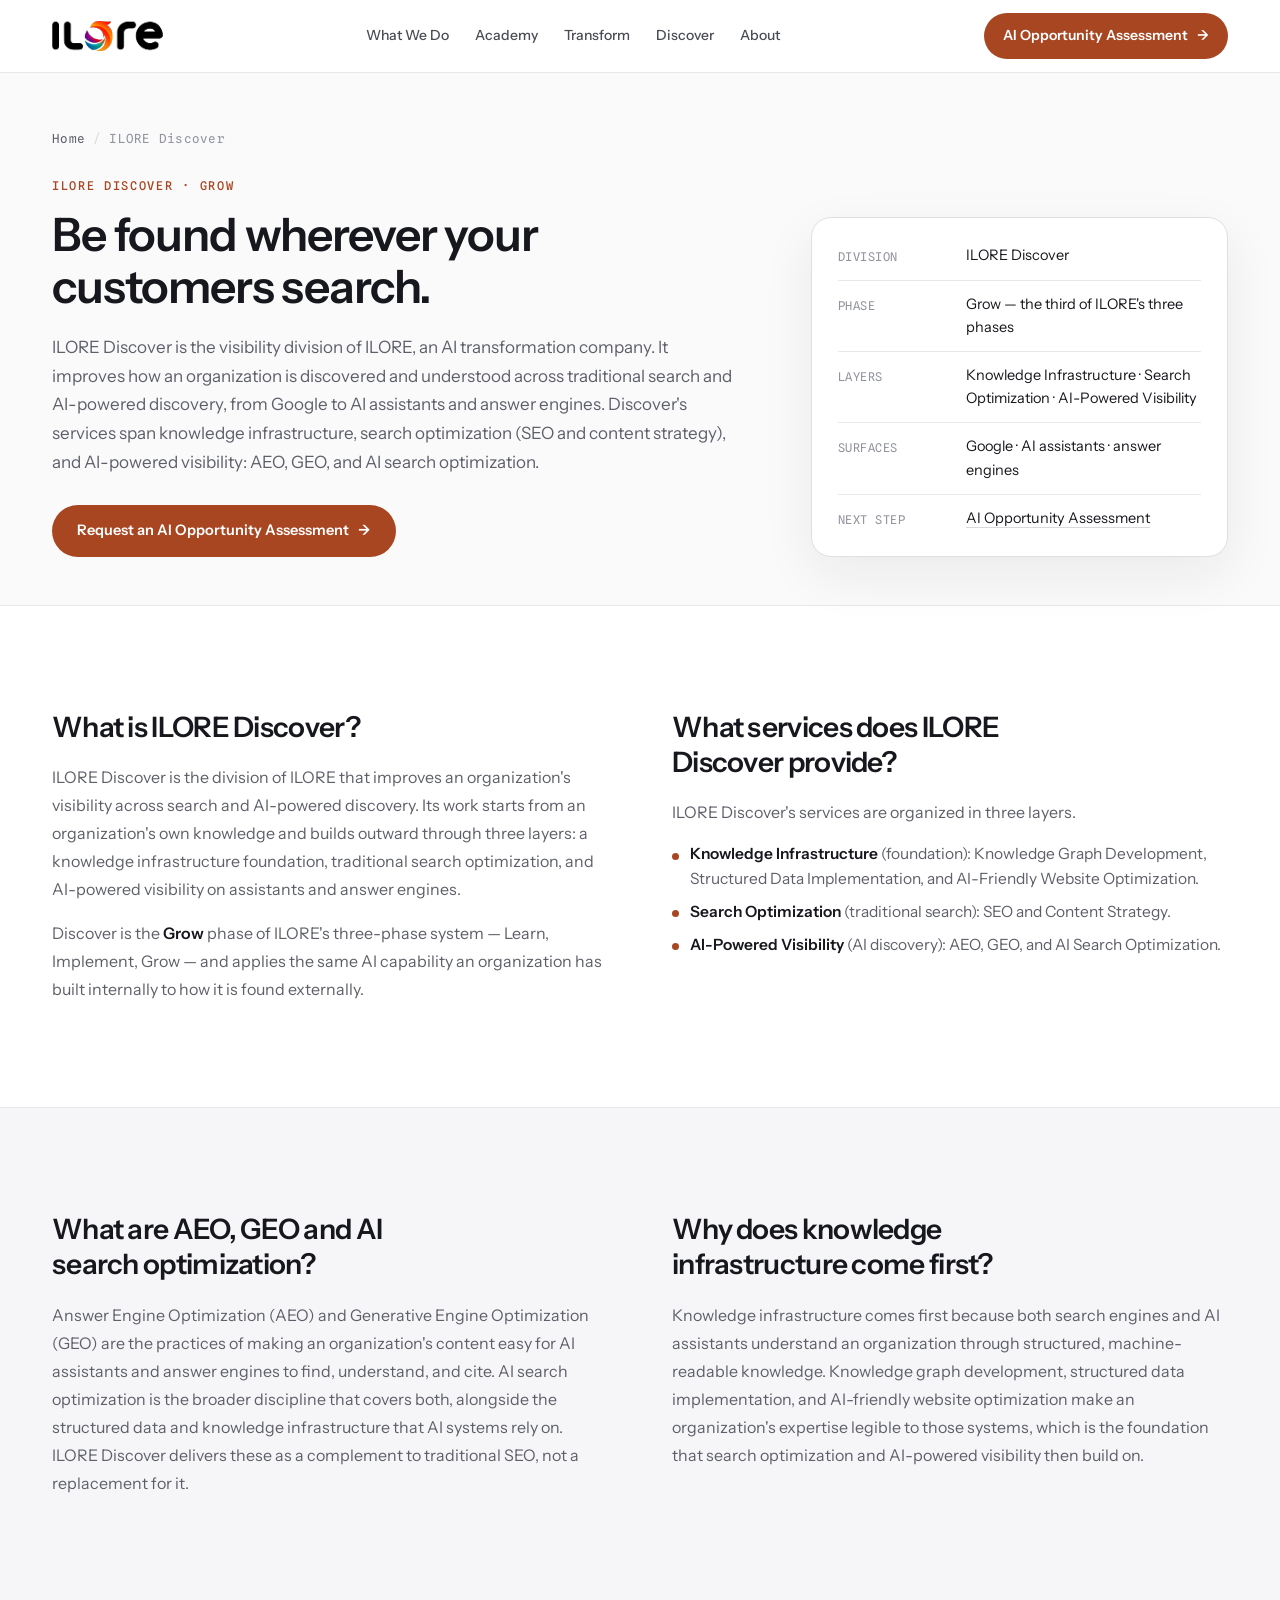
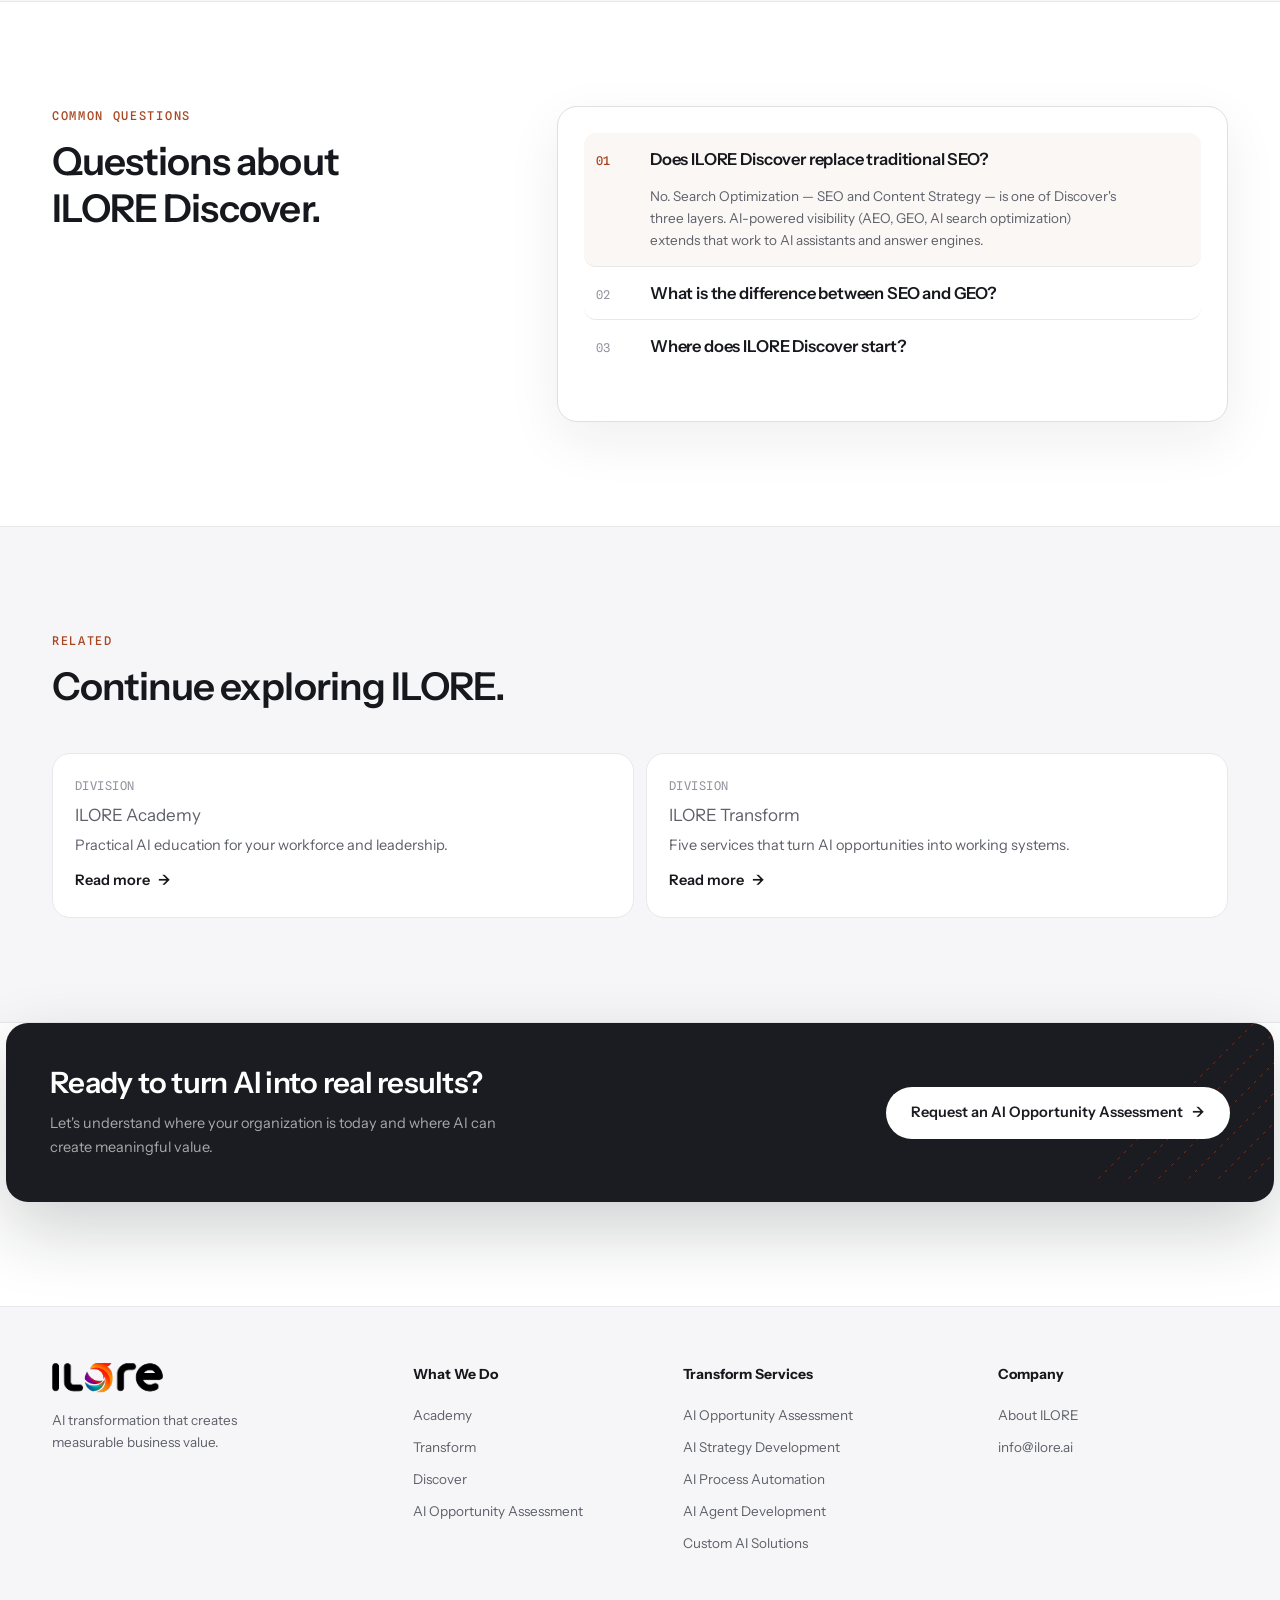
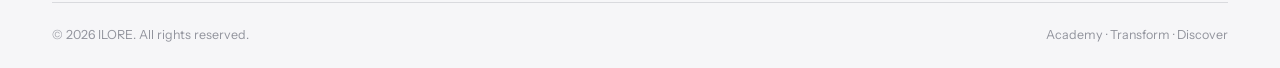
<file: discover/index.html>
<!doctype html>
<html lang="en" class="no-js">
<head>
<meta charset="utf-8">
<meta name="viewport" content="width=device-width, initial-scale=1">
<title>ILORE Discover | SEO, AEO, GEO and AI Search Optimization</title>
<meta name="description" content="ILORE Discover is ILORE's visibility division: knowledge infrastructure, search optimization, and AI-powered visibility (AEO, GEO, AI search optimization) so organizations are found across Google and AI assistants.">
<meta property="og:title" content="ILORE Discover | SEO, AEO, GEO and AI Search Optimization">
<meta property="og:description" content="ILORE Discover is ILORE's visibility division: knowledge infrastructure, search optimization, and AI-powered visibility (AEO, GEO, AI search optimization) so organizations are found across Google and AI assistants.">
<meta property="og:type" content="website">
<link rel="canonical" href="https://www.ilore.ai/discover/">
<meta property="og:url" content="https://www.ilore.ai/discover/">
<meta property="og:image" content="https://www.ilore.ai/img/og-image.png">
<meta property="og:image:width" content="1200">
<meta property="og:image:height" content="630">
<meta property="og:image:alt" content="ILORE — Turn AI into measurable business value.">
<meta name="twitter:card" content="summary_large_image">
<meta name="twitter:title" content="ILORE Discover | SEO, AEO, GEO and AI Search Optimization">
<meta name="twitter:description" content="ILORE Discover is ILORE's visibility division: knowledge infrastructure, search optimization, and AI-powered visibility (AEO, GEO, AI search optimization) so organizations are found across Google and AI assistants.">
<meta name="twitter:image" content="https://www.ilore.ai/img/og-image.png">
<link rel="icon" href="../img/favicon.png" type="image/png">
<script type="application/ld+json">{"@context":"https://schema.org","@type":"Service","@id":"https://www.ilore.ai/discover/#service","name":"ILORE Discover","serviceType":"ILORE Discover","description":"ILORE Discover is ILORE's visibility division: knowledge infrastructure, search optimization, and AI-powered visibility (AEO, GEO, AI search optimization) so organizations are found across Google and AI assistants.","url":"https://www.ilore.ai/discover/","provider":{"@id":"https://www.ilore.ai/#organization"},"areaServed":"Canada"}</script>
<script type="application/ld+json">{"@context":"https://schema.org","@type":"WebPage","@id":"https://www.ilore.ai/discover/","url":"https://www.ilore.ai/discover/","name":"ILORE Discover | SEO, AEO, GEO and AI Search Optimization","description":"ILORE Discover is ILORE's visibility division: knowledge infrastructure, search optimization, and AI-powered visibility (AEO, GEO, AI search optimization) so organizations are found across Google and AI assistants.","isPartOf":{"@id":"https://www.ilore.ai/#website"},"about":{"@id":"https://www.ilore.ai/discover/#service"}}</script>
<script type="application/ld+json">{"@context":"https://schema.org","@type":"BreadcrumbList","itemListElement":[{"@type":"ListItem","position":1,"name":"Home","item":"https://www.ilore.ai/"},{"@type":"ListItem","position":2,"name":"ILORE Discover","item":"https://www.ilore.ai/discover/"}]}</script>
<script type="application/ld+json">{"@context":"https://schema.org","@type":"FAQPage","mainEntity":[{"@type":"Question","name":"Does ILORE Discover replace traditional SEO?","acceptedAnswer":{"@type":"Answer","text":"No. Search Optimization — SEO and Content Strategy — is one of Discover's three layers. AI-powered visibility (AEO, GEO, AI search optimization) extends that work to AI assistants and answer engines."}},{"@type":"Question","name":"What is the difference between SEO and GEO?","acceptedAnswer":{"@type":"Answer","text":"SEO improves how a website ranks in traditional search engines such as Google. GEO, Generative Engine Optimization, improves how an organization's content is understood and cited by generative AI assistants and answer engines."}},{"@type":"Question","name":"Where does ILORE Discover start?","acceptedAnswer":{"@type":"Answer","text":"Discover starts from an organization's own knowledge and builds a knowledge infrastructure foundation — knowledge graphs, structured data, and an AI-friendly website — before search optimization and AI-powered visibility."}}]}</script>
<link rel="preconnect" href="https://fonts.googleapis.com">
<link rel="preconnect" href="https://fonts.gstatic.com" crossorigin>
<link href="https://fonts.googleapis.com/css2?family=Instrument+Sans:wght@400;500;600;700&family=Spline+Sans+Mono:wght@400;500&display=swap" rel="stylesheet">
<link rel="stylesheet" href="../assets/css/base.css">
<link rel="stylesheet" href="../assets/css/components.css">
<link rel="stylesheet" href="../assets/css/home.css">
<link rel="stylesheet" href="../assets/css/page.css">
<script>document.documentElement.className = "js";</script>
</head>
<body>
<a class="skip-link" href="#main">Skip to content</a>
<header class="site-header" id="top">
  <div class="container">
    <div class="site-header__inner">
      <a class="wordmark" href="../index.html"><img class="wordmark__img" src="../img/logo.svg" alt="ILORE"></a>

      <nav class="site-nav" aria-label="Primary">
        <a class="site-nav__link" href="../index.html#divisions">What We Do</a>
        <a class="site-nav__link" href="../academy/">Academy</a>
        <a class="site-nav__link" href="../transform/">Transform</a>
        <a class="site-nav__link" href="../discover/">Discover</a>
        <a class="site-nav__link" href="../index.html#about">About</a>
      </nav>

      <div class="site-header__actions">
        <a class="button button--primary button--compact" href="../assessment.html" data-cta="header-assess">AI Opportunity Assessment <span class="button__arrow" aria-hidden="true">&rarr;</span></a>
      </div>

      <button class="menu-toggle" id="menuToggle" type="button" aria-expanded="false" aria-controls="mobileMenu" aria-label="Open navigation">
        <span class="menu-toggle__icon" aria-hidden="true"><span></span><span></span><span></span></span>
      </button>
    </div>

    <nav class="mobile-menu" id="mobileMenu" aria-label="Mobile" hidden>
      <a class="mobile-menu__link" href="../index.html#divisions">What We Do</a>
      <a class="mobile-menu__link" href="../academy/">Academy</a>
      <a class="mobile-menu__link" href="../transform/">Transform</a>
      <a class="mobile-menu__link" href="../discover/">Discover</a>
      <a class="mobile-menu__link" href="../index.html#about">About</a>
      <a class="button button--primary" href="../assessment.html" data-cta="mobile-assess">AI Opportunity Assessment</a>
    </nav>
  </div>
</header>
<main id="main">

  <!-- Page hero -->
  <section class="page-hero" aria-labelledby="page-title">
    <div class="container">
      <ol class="page-hero__crumbs" aria-label="Breadcrumb"><li><a href="../index.html">Home</a></li><li><span aria-current="page">ILORE Discover</span></li></ol>
      <div class="page-hero__grid">
        <div>
          <p class="eyebrow">ILORE Discover &middot; Grow</p>
          <h1 class="page-hero__title" id="page-title">Be found wherever your customers search.</h1>
          <p class="page-hero__lede">ILORE Discover is the visibility division of ILORE, an AI transformation company. It improves how an organization is discovered and understood across traditional search and AI-powered discovery, from Google to AI assistants and answer engines. Discover's services span knowledge infrastructure, search optimization (SEO and content strategy), and AI-powered visibility: AEO, GEO, and AI search optimization.</p>
          <div class="page-hero__actions">
            <a class="button button--primary" href="../assessment.html" data-cta="page-hero-assess">Request an AI Opportunity Assessment <span class="button__arrow" aria-hidden="true">&rarr;</span></a>
          </div>
        </div>
        <div class="panel">
          <dl class="facts"><div class="facts__row"><dt class="facts__key">Division</dt><dd class="facts__value">ILORE Discover</dd></div><div class="facts__row"><dt class="facts__key">Phase</dt><dd class="facts__value">Grow — the third of ILORE's three phases</dd></div><div class="facts__row"><dt class="facts__key">Layers</dt><dd class="facts__value">Knowledge Infrastructure · Search Optimization · AI-Powered Visibility</dd></div><div class="facts__row"><dt class="facts__key">Surfaces</dt><dd class="facts__value">Google · AI assistants · answer engines</dd></div><div class="facts__row"><dt class="facts__key">Next step</dt><dd class="facts__value"><a href="../assessment.html">AI Opportunity Assessment</a></dd></div></dl>
        </div>
      </div>
    </div>
  </section>

  <section class="section" aria-labelledby="q1">
    <div class="container">
      <div class="prose-grid">
        <div class="prose reveal">
          <h2 class="prose__title" id="q1">What is ILORE Discover?</h2>
          <p>ILORE Discover is the division of ILORE that improves an organization's visibility across search and AI-powered discovery. Its work starts from an organization's own knowledge and builds outward through three layers: a knowledge infrastructure foundation, traditional search optimization, and AI-powered visibility on assistants and answer engines.</p><p>Discover is the <strong>Grow</strong> phase of ILORE's three-phase system — Learn, Implement, Grow — and applies the same AI capability an organization has built internally to how it is found externally.</p>
        </div>
<div class="prose reveal">
          <h2 class="prose__title" id="q2">What services does ILORE Discover provide?</h2>
          <p>ILORE Discover's services are organized in three layers.</p><ul><li><strong>Knowledge Infrastructure</strong> (foundation): Knowledge Graph Development, Structured Data Implementation, and AI-Friendly Website Optimization.</li><li><strong>Search Optimization</strong> (traditional search): SEO and Content Strategy.</li><li><strong>AI-Powered Visibility</strong> (AI discovery): AEO, GEO, and AI Search Optimization.</li></ul>
        </div>
      </div>
    </div>
  </section>

  <section class="section section--sunken" aria-labelledby="q3">
    <div class="container">
      <div class="prose-grid">
        <div class="prose reveal">
          <h2 class="prose__title" id="q3">What are AEO, GEO and AI search optimization?</h2>
          <p>Answer Engine Optimization (AEO) and Generative Engine Optimization (GEO) are the practices of making an organization's content easy for AI assistants and answer engines to find, understand, and cite. AI search optimization is the broader discipline that covers both, alongside the structured data and knowledge infrastructure that AI systems rely on. ILORE Discover delivers these as a complement to traditional SEO, not a replacement for it.</p>
        </div>
<div class="prose reveal">
          <h2 class="prose__title" id="q4">Why does knowledge infrastructure come first?</h2>
          <p>Knowledge infrastructure comes first because both search engines and AI assistants understand an organization through structured, machine-readable knowledge. Knowledge graph development, structured data implementation, and AI-friendly website optimization make an organization's expertise legible to those systems, which is the foundation that search optimization and AI-powered visibility then build on.</p>
        </div>
      </div>
    </div>
  </section>

  <!-- FAQ -->
  <section class="section" id="faq" aria-labelledby="faq-title">
    <div class="container split">
      <div class="split__intro reveal">
        <p class="eyebrow">Common questions</p>
        <h2 class="split__title" id="faq-title">Questions about ILORE Discover.</h2>
      </div>

      <div class="panel panel--flow reveal">
        <ol class="flow">
          <li class="flow__item is-open">
            <span class="flow__node" aria-hidden="true">01</span>
            <div>
              <h3 class="flow__heading"><button class="flow__toggle" type="button" aria-expanded="true" aria-controls="faq-body-1">Does ILORE Discover replace traditional SEO?</button></h3>
              <div class="flow__body" id="faq-body-1">
                <div class="flow__body-inner">
                  <p>No. Search Optimization — SEO and Content Strategy — is one of Discover's three layers. AI-powered visibility (AEO, GEO, AI search optimization) extends that work to AI assistants and answer engines.</p>
                </div>
              </div>
            </div>
          </li>
          <li class="flow__item">
            <span class="flow__node" aria-hidden="true">02</span>
            <div>
              <h3 class="flow__heading"><button class="flow__toggle" type="button" aria-expanded="false" aria-controls="faq-body-2">What is the difference between SEO and GEO?</button></h3>
              <div class="flow__body" id="faq-body-2">
                <div class="flow__body-inner">
                  <p>SEO improves how a website ranks in traditional search engines such as Google. GEO, Generative Engine Optimization, improves how an organization's content is understood and cited by generative AI assistants and answer engines.</p>
                </div>
              </div>
            </div>
          </li>
          <li class="flow__item">
            <span class="flow__node" aria-hidden="true">03</span>
            <div>
              <h3 class="flow__heading"><button class="flow__toggle" type="button" aria-expanded="false" aria-controls="faq-body-3">Where does ILORE Discover start?</button></h3>
              <div class="flow__body" id="faq-body-3">
                <div class="flow__body-inner">
                  <p>Discover starts from an organization's own knowledge and builds a knowledge infrastructure foundation — knowledge graphs, structured data, and an AI-friendly website — before search optimization and AI-powered visibility.</p>
                </div>
              </div>
            </div>
          </li>
        </ol>
      </div>
    </div>
  </section>

  <!-- Related -->
  <section class="section section--sunken" aria-labelledby="related-title">
    <div class="container">
      <div class="section-head reveal">
        <p class="eyebrow">Related</p>
        <h2 class="section-head__title" id="related-title">Continue exploring ILORE.</h2>
      </div>
      <div class="related-grid reveal">
        <a class="related-card" href="../academy/">
          <span class="related-card__kind">Division</span>
          <span class="related-card__name">ILORE Academy</span>
          <span class="related-card__text">Practical AI education for your workforce and leadership.</span>
          <span class="link-more">Read more <span class="link-more__arrow" aria-hidden="true">&rarr;</span></span>
        </a>
        <a class="related-card" href="../transform/">
          <span class="related-card__kind">Division</span>
          <span class="related-card__name">ILORE Transform</span>
          <span class="related-card__text">Five services that turn AI opportunities into working systems.</span>
          <span class="link-more">Read more <span class="link-more__arrow" aria-hidden="true">&rarr;</span></span>
        </a>
      </div>
    </div>
  </section>

  <!-- Closing CTA -->
  <section class="section section--flush-top" aria-labelledby="closing-cta-title">
    <div class="cta-band reveal">
      <svg class="cta-band__deco" viewBox="0 0 280 160" preserveAspectRatio="none" aria-hidden="true" focusable="false">
        <g stroke="#C84A1B" stroke-width="1" stroke-dasharray="3 6" fill="none">
          <path d="M60 200 L280 -20"></path>
          <path d="M90 200 L310 -20"></path>
          <path d="M120 200 L340 -20"></path>
          <path d="M150 200 L370 -20"></path>
          <path d="M180 200 L400 -20"></path>
          <path d="M210 200 L430 -20"></path>
        </g>
      </svg>

      <div class="cta-band__copy">
        <h2 class="cta-band__title" id="closing-cta-title">Ready to turn AI into real results?</h2>
        <p>Let's understand where your organization is today and where AI can create meaningful value.</p>
      </div>

      <div class="cta-band__actions">
        <a class="button button--primary button--on-dark" href="../assessment.html" data-cta="band-assess">Request an AI Opportunity Assessment <span class="button__arrow" aria-hidden="true">&rarr;</span></a>
      </div>
    </div>
  </section>

</main>

<footer class="site-footer">
  <div class="container">
    <div class="site-footer__grid">
      <div>
        <a class="wordmark" href="../index.html"><img class="wordmark__img" src="../img/logo.svg" alt="ILORE"></a>
        <p class="site-footer__tagline">AI transformation that creates measurable business value.</p>
      </div>

      <nav class="footer-column" aria-label="What we do">
        <p class="footer-column__title">What We Do</p>
        <a href="../academy/">Academy</a>
        <a href="../transform/">Transform</a>
        <a href="../discover/">Discover</a>
        <a href="../assessment.html">AI Opportunity Assessment</a>
      </nav>

      <nav class="footer-column" aria-label="Transform services">
        <p class="footer-column__title">Transform Services</p>
        <a href="../transform/ai-opportunity-assessment.html">AI Opportunity Assessment</a>
        <a href="../transform/ai-strategy-development.html">AI Strategy Development</a>
        <a href="../transform/ai-process-automation.html">AI Process Automation</a>
        <a href="../transform/ai-agent-development.html">AI Agent Development</a>
        <a href="../transform/custom-ai-solutions.html">Custom AI Solutions</a>
      </nav>

      <nav class="footer-column" aria-label="Company">
        <p class="footer-column__title">Company</p>
        <a href="../index.html#about">About ILORE</a>
        <a href="mailto:info@ilore.ai">info@ilore.ai</a>
      </nav>
    </div>

    <div class="site-footer__base">
      <span>&copy; 2026 ILORE. All rights reserved.</span>
      <span>Academy &middot; Transform &middot; Discover</span>
    </div>
  </div>
</footer>

<script src="../assets/js/main.js" defer></script>
</body>
</html>
</file>
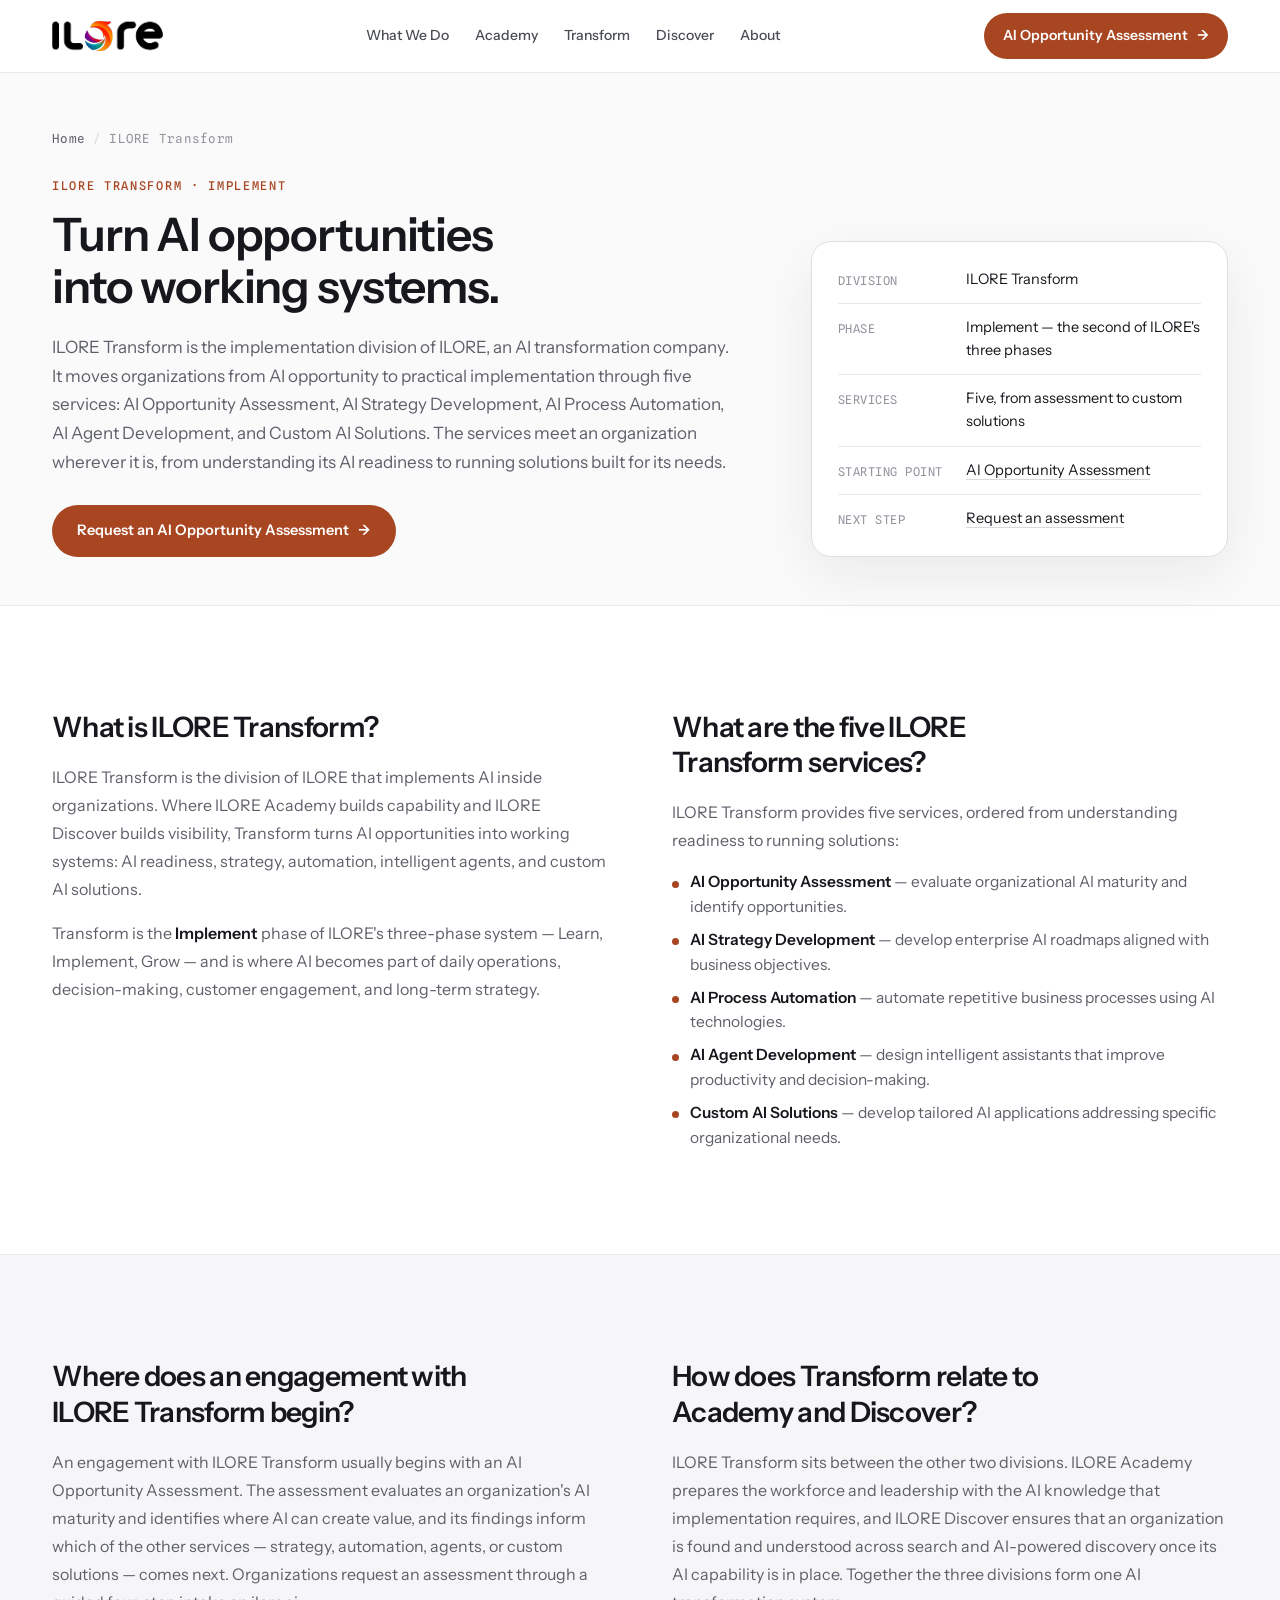
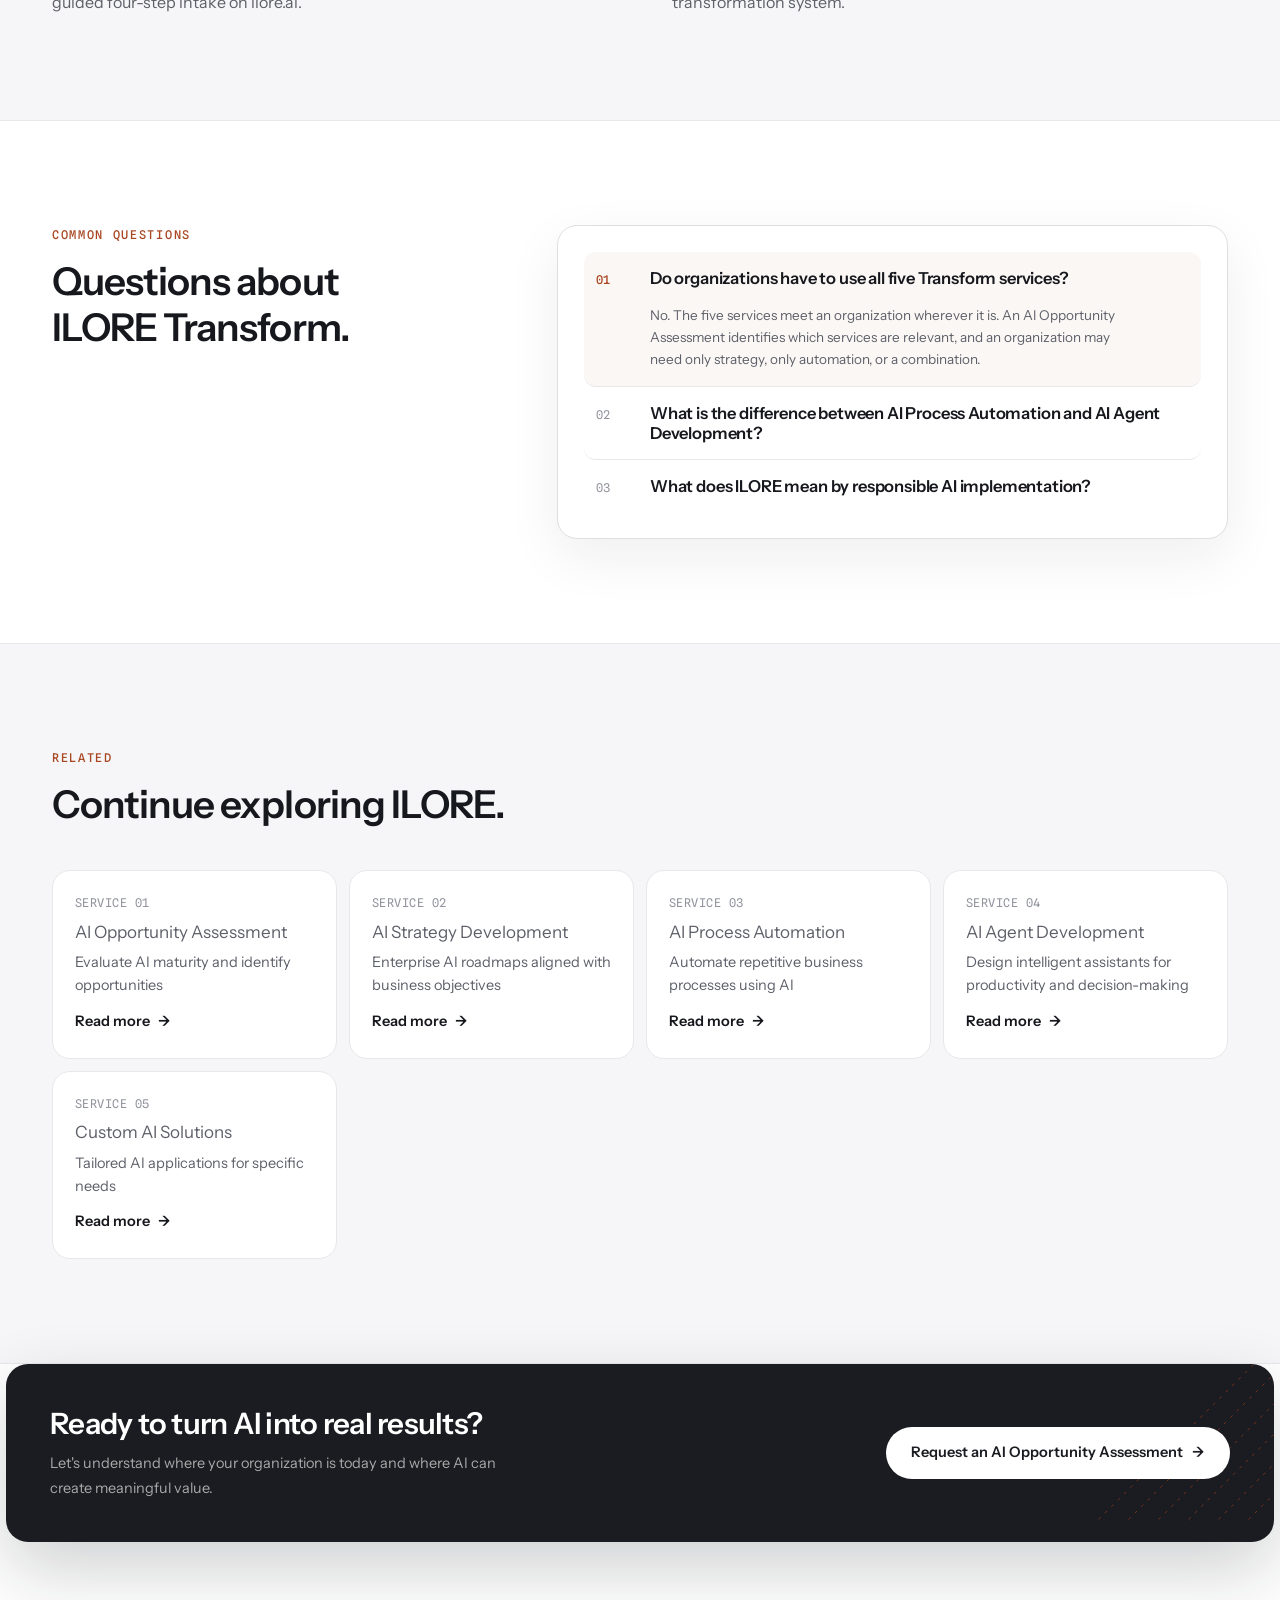
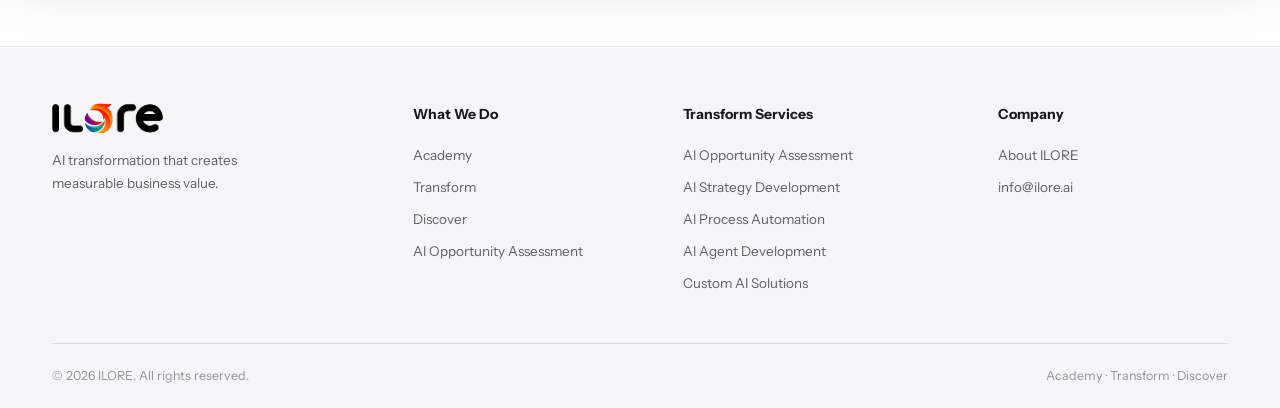
<file: transform/index.html>
<!doctype html>
<html lang="en" class="no-js">
<head>
<meta charset="utf-8">
<meta name="viewport" content="width=device-width, initial-scale=1">
<title>ILORE Transform | AI Strategy, Automation and Custom AI Solutions</title>
<meta name="description" content="ILORE Transform is ILORE's implementation division: five services that take an organization from AI readiness to running AI solutions — assessment, strategy, process automation, AI agents, and custom solutions.">
<meta property="og:title" content="ILORE Transform | AI Strategy, Automation and Custom AI Solutions">
<meta property="og:description" content="ILORE Transform is ILORE's implementation division: five services that take an organization from AI readiness to running AI solutions — assessment, strategy, process automation, AI agents, and custom solutions.">
<meta property="og:type" content="website">
<link rel="canonical" href="https://www.ilore.ai/transform/">
<meta property="og:url" content="https://www.ilore.ai/transform/">
<meta property="og:image" content="https://www.ilore.ai/img/og-image.png">
<meta property="og:image:width" content="1200">
<meta property="og:image:height" content="630">
<meta property="og:image:alt" content="ILORE — Turn AI into measurable business value.">
<meta name="twitter:card" content="summary_large_image">
<meta name="twitter:title" content="ILORE Transform | AI Strategy, Automation and Custom AI Solutions">
<meta name="twitter:description" content="ILORE Transform is ILORE's implementation division: five services that take an organization from AI readiness to running AI solutions — assessment, strategy, process automation, AI agents, and custom solutions.">
<meta name="twitter:image" content="https://www.ilore.ai/img/og-image.png">
<link rel="icon" href="../img/favicon.png" type="image/png">
<script type="application/ld+json">{"@context":"https://schema.org","@type":"Service","@id":"https://www.ilore.ai/transform/#service","name":"ILORE Transform","serviceType":"ILORE Transform","description":"ILORE Transform is ILORE's implementation division: five services that take an organization from AI readiness to running AI solutions — assessment, strategy, process automation, AI agents, and custom solutions.","url":"https://www.ilore.ai/transform/","provider":{"@id":"https://www.ilore.ai/#organization"},"areaServed":"Canada","hasOfferCatalog":{"@type":"OfferCatalog","name":"ILORE Transform services","itemListElement":[{"@type":"Offer","itemOffered":{"@type":"Service","name":"AI Opportunity Assessment","url":"https://www.ilore.ai/transform/ai-opportunity-assessment"}},{"@type":"Offer","itemOffered":{"@type":"Service","name":"AI Strategy Development","url":"https://www.ilore.ai/transform/ai-strategy-development"}},{"@type":"Offer","itemOffered":{"@type":"Service","name":"AI Process Automation","url":"https://www.ilore.ai/transform/ai-process-automation"}},{"@type":"Offer","itemOffered":{"@type":"Service","name":"AI Agent Development","url":"https://www.ilore.ai/transform/ai-agent-development"}},{"@type":"Offer","itemOffered":{"@type":"Service","name":"Custom AI Solutions","url":"https://www.ilore.ai/transform/custom-ai-solutions"}}]}}</script>
<script type="application/ld+json">{"@context":"https://schema.org","@type":"WebPage","@id":"https://www.ilore.ai/transform/","url":"https://www.ilore.ai/transform/","name":"ILORE Transform | AI Strategy, Automation and Custom AI Solutions","description":"ILORE Transform is ILORE's implementation division: five services that take an organization from AI readiness to running AI solutions — assessment, strategy, process automation, AI agents, and custom solutions.","isPartOf":{"@id":"https://www.ilore.ai/#website"},"about":{"@id":"https://www.ilore.ai/transform/#service"}}</script>
<script type="application/ld+json">{"@context":"https://schema.org","@type":"BreadcrumbList","itemListElement":[{"@type":"ListItem","position":1,"name":"Home","item":"https://www.ilore.ai/"},{"@type":"ListItem","position":2,"name":"ILORE Transform","item":"https://www.ilore.ai/transform/"}]}</script>
<script type="application/ld+json">{"@context":"https://schema.org","@type":"FAQPage","mainEntity":[{"@type":"Question","name":"Do organizations have to use all five Transform services?","acceptedAnswer":{"@type":"Answer","text":"No. The five services meet an organization wherever it is. An AI Opportunity Assessment identifies which services are relevant, and an organization may need only strategy, only automation, or a combination."}},{"@type":"Question","name":"What is the difference between AI Process Automation and AI Agent Development?","acceptedAnswer":{"@type":"Answer","text":"AI Process Automation automates repetitive business processes using AI technologies. AI Agent Development designs intelligent assistants that improve productivity and decision-making for the people using them."}},{"@type":"Question","name":"What does ILORE mean by responsible AI implementation?","acceptedAnswer":{"@type":"Answer","text":"ILORE's stated approach is to help organizations adopt, implement, automate, and scale AI responsibly, so that it creates measurable business value and becomes a practical capability rather than an isolated tool."}}]}</script>
<link rel="preconnect" href="https://fonts.googleapis.com">
<link rel="preconnect" href="https://fonts.gstatic.com" crossorigin>
<link href="https://fonts.googleapis.com/css2?family=Instrument+Sans:wght@400;500;600;700&family=Spline+Sans+Mono:wght@400;500&display=swap" rel="stylesheet">
<link rel="stylesheet" href="../assets/css/base.css">
<link rel="stylesheet" href="../assets/css/components.css">
<link rel="stylesheet" href="../assets/css/home.css">
<link rel="stylesheet" href="../assets/css/page.css">
<script>document.documentElement.className = "js";</script>
</head>
<body>
<a class="skip-link" href="#main">Skip to content</a>
<header class="site-header" id="top">
  <div class="container">
    <div class="site-header__inner">
      <a class="wordmark" href="../index.html"><img class="wordmark__img" src="../img/logo.svg" alt="ILORE"></a>

      <nav class="site-nav" aria-label="Primary">
        <a class="site-nav__link" href="../index.html#divisions">What We Do</a>
        <a class="site-nav__link" href="../academy/">Academy</a>
        <a class="site-nav__link" href="../transform/">Transform</a>
        <a class="site-nav__link" href="../discover/">Discover</a>
        <a class="site-nav__link" href="../index.html#about">About</a>
      </nav>

      <div class="site-header__actions">
        <a class="button button--primary button--compact" href="../assessment.html" data-cta="header-assess">AI Opportunity Assessment <span class="button__arrow" aria-hidden="true">&rarr;</span></a>
      </div>

      <button class="menu-toggle" id="menuToggle" type="button" aria-expanded="false" aria-controls="mobileMenu" aria-label="Open navigation">
        <span class="menu-toggle__icon" aria-hidden="true"><span></span><span></span><span></span></span>
      </button>
    </div>

    <nav class="mobile-menu" id="mobileMenu" aria-label="Mobile" hidden>
      <a class="mobile-menu__link" href="../index.html#divisions">What We Do</a>
      <a class="mobile-menu__link" href="../academy/">Academy</a>
      <a class="mobile-menu__link" href="../transform/">Transform</a>
      <a class="mobile-menu__link" href="../discover/">Discover</a>
      <a class="mobile-menu__link" href="../index.html#about">About</a>
      <a class="button button--primary" href="../assessment.html" data-cta="mobile-assess">AI Opportunity Assessment</a>
    </nav>
  </div>
</header>
<main id="main">

  <!-- Page hero -->
  <section class="page-hero" aria-labelledby="page-title">
    <div class="container">
      <ol class="page-hero__crumbs" aria-label="Breadcrumb"><li><a href="../index.html">Home</a></li><li><span aria-current="page">ILORE Transform</span></li></ol>
      <div class="page-hero__grid">
        <div>
          <p class="eyebrow">ILORE Transform &middot; Implement</p>
          <h1 class="page-hero__title" id="page-title">Turn AI opportunities into working systems.</h1>
          <p class="page-hero__lede">ILORE Transform is the implementation division of ILORE, an AI transformation company. It moves organizations from AI opportunity to practical implementation through five services: AI Opportunity Assessment, AI Strategy Development, AI Process Automation, AI Agent Development, and Custom AI Solutions. The services meet an organization wherever it is, from understanding its AI readiness to running solutions built for its needs.</p>
          <div class="page-hero__actions">
            <a class="button button--primary" href="../assessment.html" data-cta="page-hero-assess">Request an AI Opportunity Assessment <span class="button__arrow" aria-hidden="true">&rarr;</span></a>
          </div>
        </div>
        <div class="panel">
          <dl class="facts"><div class="facts__row"><dt class="facts__key">Division</dt><dd class="facts__value">ILORE Transform</dd></div><div class="facts__row"><dt class="facts__key">Phase</dt><dd class="facts__value">Implement — the second of ILORE's three phases</dd></div><div class="facts__row"><dt class="facts__key">Services</dt><dd class="facts__value">Five, from assessment to custom solutions</dd></div><div class="facts__row"><dt class="facts__key">Starting point</dt><dd class="facts__value"><a href="ai-opportunity-assessment.html">AI Opportunity Assessment</a></dd></div><div class="facts__row"><dt class="facts__key">Next step</dt><dd class="facts__value"><a href="../assessment.html">Request an assessment</a></dd></div></dl>
        </div>
      </div>
    </div>
  </section>

  <section class="section" aria-labelledby="q1">
    <div class="container">
      <div class="prose-grid">
        <div class="prose reveal">
          <h2 class="prose__title" id="q1">What is ILORE Transform?</h2>
          <p>ILORE Transform is the division of ILORE that implements AI inside organizations. Where ILORE Academy builds capability and ILORE Discover builds visibility, Transform turns AI opportunities into working systems: AI readiness, strategy, automation, intelligent agents, and custom AI solutions.</p><p>Transform is the <strong>Implement</strong> phase of ILORE's three-phase system — Learn, Implement, Grow — and is where AI becomes part of daily operations, decision-making, customer engagement, and long-term strategy.</p>
        </div>
<div class="prose reveal">
          <h2 class="prose__title" id="q2">What are the five ILORE Transform services?</h2>
          <p>ILORE Transform provides five services, ordered from understanding readiness to running solutions:</p><ul><li><a href="ai-opportunity-assessment.html"><strong>AI Opportunity Assessment</strong></a> — evaluate organizational AI maturity and identify opportunities.</li><li><a href="ai-strategy-development.html"><strong>AI Strategy Development</strong></a> — develop enterprise AI roadmaps aligned with business objectives.</li><li><a href="ai-process-automation.html"><strong>AI Process Automation</strong></a> — automate repetitive business processes using AI technologies.</li><li><a href="ai-agent-development.html"><strong>AI Agent Development</strong></a> — design intelligent assistants that improve productivity and decision-making.</li><li><a href="custom-ai-solutions.html"><strong>Custom AI Solutions</strong></a> — develop tailored AI applications addressing specific organizational needs.</li></ul>
        </div>
      </div>
    </div>
  </section>

  <section class="section section--sunken" aria-labelledby="q3">
    <div class="container">
      <div class="prose-grid">
        <div class="prose reveal">
          <h2 class="prose__title" id="q3">Where does an engagement with ILORE Transform begin?</h2>
          <p>An engagement with ILORE Transform usually begins with an AI Opportunity Assessment. The assessment evaluates an organization's AI maturity and identifies where AI can create value, and its findings inform which of the other services — strategy, automation, agents, or custom solutions — comes next. Organizations request an assessment through a guided four-step intake on ilore.ai.</p>
        </div>
<div class="prose reveal">
          <h2 class="prose__title" id="q4">How does Transform relate to Academy and Discover?</h2>
          <p>ILORE Transform sits between the other two divisions. ILORE Academy prepares the workforce and leadership with the AI knowledge that implementation requires, and ILORE Discover ensures that an organization is found and understood across search and AI-powered discovery once its AI capability is in place. Together the three divisions form one AI transformation system.</p>
        </div>
      </div>
    </div>
  </section>

  <!-- FAQ -->
  <section class="section" id="faq" aria-labelledby="faq-title">
    <div class="container split">
      <div class="split__intro reveal">
        <p class="eyebrow">Common questions</p>
        <h2 class="split__title" id="faq-title">Questions about ILORE Transform.</h2>
      </div>

      <div class="panel panel--flow reveal">
        <ol class="flow">
          <li class="flow__item is-open">
            <span class="flow__node" aria-hidden="true">01</span>
            <div>
              <h3 class="flow__heading"><button class="flow__toggle" type="button" aria-expanded="true" aria-controls="faq-body-1">Do organizations have to use all five Transform services?</button></h3>
              <div class="flow__body" id="faq-body-1">
                <div class="flow__body-inner">
                  <p>No. The five services meet an organization wherever it is. An AI Opportunity Assessment identifies which services are relevant, and an organization may need only strategy, only automation, or a combination.</p>
                </div>
              </div>
            </div>
          </li>
          <li class="flow__item">
            <span class="flow__node" aria-hidden="true">02</span>
            <div>
              <h3 class="flow__heading"><button class="flow__toggle" type="button" aria-expanded="false" aria-controls="faq-body-2">What is the difference between AI Process Automation and AI Agent Development?</button></h3>
              <div class="flow__body" id="faq-body-2">
                <div class="flow__body-inner">
                  <p>AI Process Automation automates repetitive business processes using AI technologies. AI Agent Development designs intelligent assistants that improve productivity and decision-making for the people using them.</p>
                </div>
              </div>
            </div>
          </li>
          <li class="flow__item">
            <span class="flow__node" aria-hidden="true">03</span>
            <div>
              <h3 class="flow__heading"><button class="flow__toggle" type="button" aria-expanded="false" aria-controls="faq-body-3">What does ILORE mean by responsible AI implementation?</button></h3>
              <div class="flow__body" id="faq-body-3">
                <div class="flow__body-inner">
                  <p>ILORE's stated approach is to help organizations adopt, implement, automate, and scale AI responsibly, so that it creates measurable business value and becomes a practical capability rather than an isolated tool.</p>
                </div>
              </div>
            </div>
          </li>
        </ol>
      </div>
    </div>
  </section>

  <!-- Related -->
  <section class="section section--sunken" aria-labelledby="related-title">
    <div class="container">
      <div class="section-head reveal">
        <p class="eyebrow">Related</p>
        <h2 class="section-head__title" id="related-title">Continue exploring ILORE.</h2>
      </div>
      <div class="related-grid reveal">
        <a class="related-card" href="ai-opportunity-assessment.html">
          <span class="related-card__kind">Service 01</span>
          <span class="related-card__name">AI Opportunity Assessment</span>
          <span class="related-card__text">Evaluate AI maturity and identify opportunities</span>
          <span class="link-more">Read more <span class="link-more__arrow" aria-hidden="true">&rarr;</span></span>
        </a>
        <a class="related-card" href="ai-strategy-development.html">
          <span class="related-card__kind">Service 02</span>
          <span class="related-card__name">AI Strategy Development</span>
          <span class="related-card__text">Enterprise AI roadmaps aligned with business objectives</span>
          <span class="link-more">Read more <span class="link-more__arrow" aria-hidden="true">&rarr;</span></span>
        </a>
        <a class="related-card" href="ai-process-automation.html">
          <span class="related-card__kind">Service 03</span>
          <span class="related-card__name">AI Process Automation</span>
          <span class="related-card__text">Automate repetitive business processes using AI</span>
          <span class="link-more">Read more <span class="link-more__arrow" aria-hidden="true">&rarr;</span></span>
        </a>
        <a class="related-card" href="ai-agent-development.html">
          <span class="related-card__kind">Service 04</span>
          <span class="related-card__name">AI Agent Development</span>
          <span class="related-card__text">Design intelligent assistants for productivity and decision-making</span>
          <span class="link-more">Read more <span class="link-more__arrow" aria-hidden="true">&rarr;</span></span>
        </a>
        <a class="related-card" href="custom-ai-solutions.html">
          <span class="related-card__kind">Service 05</span>
          <span class="related-card__name">Custom AI Solutions</span>
          <span class="related-card__text">Tailored AI applications for specific needs</span>
          <span class="link-more">Read more <span class="link-more__arrow" aria-hidden="true">&rarr;</span></span>
        </a>
      </div>
    </div>
  </section>

  <!-- Closing CTA -->
  <section class="section section--flush-top" aria-labelledby="closing-cta-title">
    <div class="cta-band reveal">
      <svg class="cta-band__deco" viewBox="0 0 280 160" preserveAspectRatio="none" aria-hidden="true" focusable="false">
        <g stroke="#C84A1B" stroke-width="1" stroke-dasharray="3 6" fill="none">
          <path d="M60 200 L280 -20"></path>
          <path d="M90 200 L310 -20"></path>
          <path d="M120 200 L340 -20"></path>
          <path d="M150 200 L370 -20"></path>
          <path d="M180 200 L400 -20"></path>
          <path d="M210 200 L430 -20"></path>
        </g>
      </svg>

      <div class="cta-band__copy">
        <h2 class="cta-band__title" id="closing-cta-title">Ready to turn AI into real results?</h2>
        <p>Let's understand where your organization is today and where AI can create meaningful value.</p>
      </div>

      <div class="cta-band__actions">
        <a class="button button--primary button--on-dark" href="../assessment.html" data-cta="band-assess">Request an AI Opportunity Assessment <span class="button__arrow" aria-hidden="true">&rarr;</span></a>
      </div>
    </div>
  </section>

</main>

<footer class="site-footer">
  <div class="container">
    <div class="site-footer__grid">
      <div>
        <a class="wordmark" href="../index.html"><img class="wordmark__img" src="../img/logo.svg" alt="ILORE"></a>
        <p class="site-footer__tagline">AI transformation that creates measurable business value.</p>
      </div>

      <nav class="footer-column" aria-label="What we do">
        <p class="footer-column__title">What We Do</p>
        <a href="../academy/">Academy</a>
        <a href="../transform/">Transform</a>
        <a href="../discover/">Discover</a>
        <a href="../assessment.html">AI Opportunity Assessment</a>
      </nav>

      <nav class="footer-column" aria-label="Transform services">
        <p class="footer-column__title">Transform Services</p>
        <a href="../transform/ai-opportunity-assessment.html">AI Opportunity Assessment</a>
        <a href="../transform/ai-strategy-development.html">AI Strategy Development</a>
        <a href="../transform/ai-process-automation.html">AI Process Automation</a>
        <a href="../transform/ai-agent-development.html">AI Agent Development</a>
        <a href="../transform/custom-ai-solutions.html">Custom AI Solutions</a>
      </nav>

      <nav class="footer-column" aria-label="Company">
        <p class="footer-column__title">Company</p>
        <a href="../index.html#about">About ILORE</a>
        <a href="mailto:info@ilore.ai">info@ilore.ai</a>
      </nav>
    </div>

    <div class="site-footer__base">
      <span>&copy; 2026 ILORE. All rights reserved.</span>
      <span>Academy &middot; Transform &middot; Discover</span>
    </div>
  </div>
</footer>

<script src="../assets/js/main.js" defer></script>
</body>
</html>
</file>
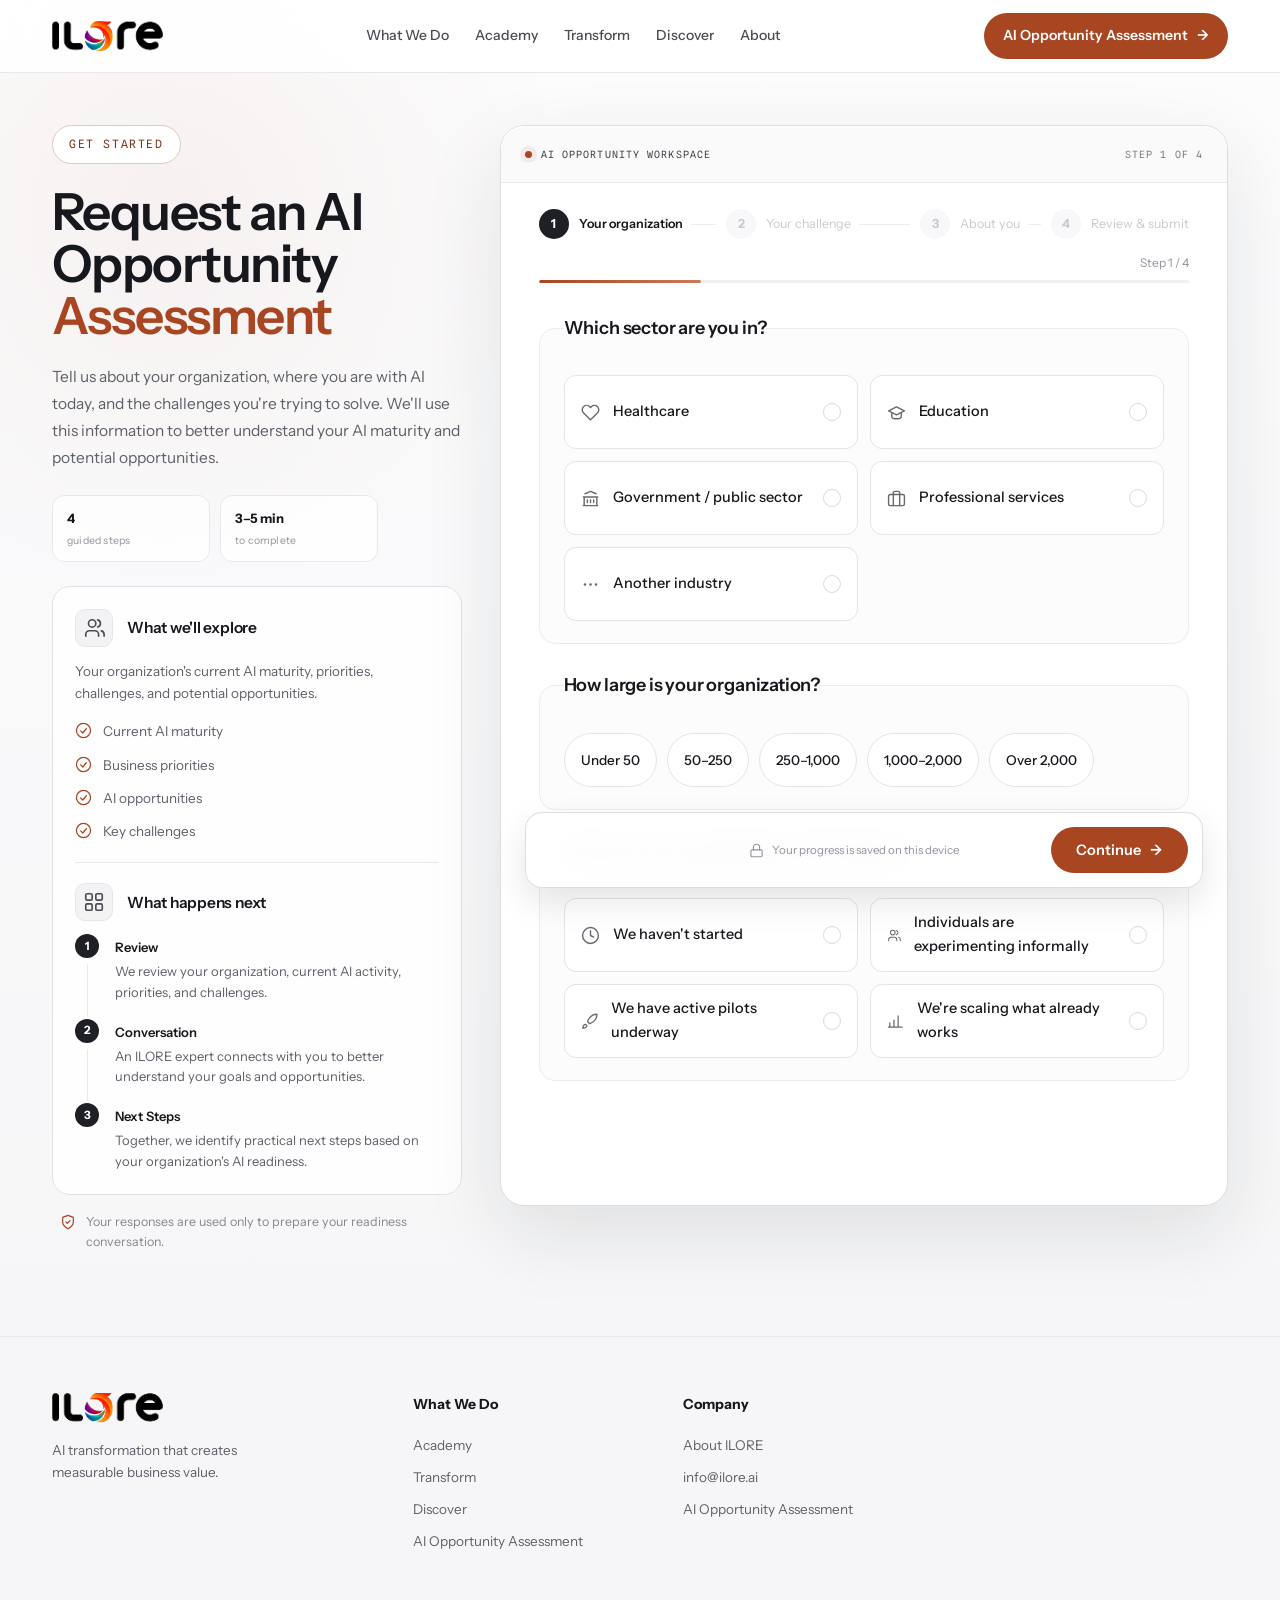
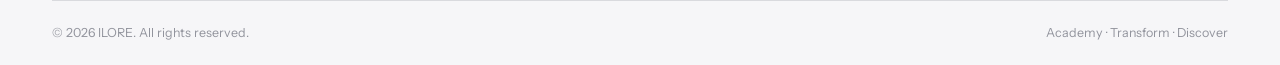
<file: archive-assessment-v1.html>
<!doctype html>
<!-- archived version -->
<html lang="en" class="no-js">
<head>
<meta charset="utf-8">
<meta name="viewport" content="width=device-width, initial-scale=1">
<title>Request an AI Opportunity Assessment | ILORE</title>
<meta name="description" content="Tell us about your organization, where you are with AI today, and the challenges you're trying to solve. We'll use this information to better understand your AI maturity and potential opportunities.">
<meta property="og:title" content="Request an AI Opportunity Assessment | ILORE">
<meta property="og:description" content="Four guided steps to help ILORE understand your organization's AI maturity, priorities and opportunities.">
<meta property="og:type" content="website">
<!-- Set an absolute canonical URL once the production domain is known:
     <link rel="canonical" href="https://example.com/assessment.html"> -->
<link rel="icon" href="img/favicon.png" type="image/png">
<link rel="preconnect" href="https://fonts.googleapis.com">
<link rel="preconnect" href="https://fonts.gstatic.com" crossorigin>
<link href="https://fonts.googleapis.com/css2?family=Instrument+Sans:wght@400;500;600;700&family=Spline+Sans+Mono:wght@400;500&display=swap" rel="stylesheet">
<link rel="stylesheet" href="assets/css/base.css">
<link rel="stylesheet" href="assets/css/components.css">
<link rel="stylesheet" href="assets/css/assessment.css">
<script>document.documentElement.className = "js";</script>
</head>
<body class="assessment-page">
<a class="skip-link" href="#main">Skip to content</a>

<header class="site-header">
  <div class="container">
    <div class="site-header__inner">
      <a class="wordmark" href="index.html"><img class="wordmark__img" src="img/logo.svg" alt="ILORE"></a>

      <nav class="site-nav" aria-label="Primary">
        <a class="site-nav__link" href="index.html#divisions">What We Do</a>
        <a class="site-nav__link" href="index.html#academy">Academy</a>
        <a class="site-nav__link" href="index.html#transform">Transform</a>
        <a class="site-nav__link" href="index.html#discover">Discover</a>
        <a class="site-nav__link" href="index.html#about">About</a>
      </nav>

      <div class="site-header__actions">
        <a class="button button--primary button--compact" href="assessment.html" aria-current="page" data-cta="header-assess">AI Opportunity Assessment <span class="button__arrow" aria-hidden="true">&rarr;</span></a>
      </div>

      <button class="menu-toggle" id="menuToggle" type="button" aria-expanded="false" aria-controls="mobileMenu" aria-label="Open navigation">
        <span class="menu-toggle__icon" aria-hidden="true"><span></span><span></span><span></span></span>
      </button>
    </div>

    <nav class="mobile-menu" id="mobileMenu" aria-label="Mobile" hidden>
      <a class="mobile-menu__link" href="index.html#divisions">What We Do</a>
      <a class="mobile-menu__link" href="index.html#academy">Academy</a>
      <a class="mobile-menu__link" href="index.html#transform">Transform</a>
      <a class="mobile-menu__link" href="index.html#discover">Discover</a>
      <a class="mobile-menu__link" href="index.html#about">About</a>
      <a class="button button--primary" href="assessment.html" aria-current="page" data-cta="mobile-assess">AI Opportunity Assessment</a>
    </nav>
  </div>
</header>

<main id="main">
  <div class="container assessment-layout">

    <!-- Context -->
    <div class="assessment-intro">
      <p class="badge">Get started</p>
      <h1 class="assessment-title">Request an AI Opportunity <span class="accent">Assessment</span></h1>
      <p class="assessment-lede">Tell us about your organization, where you are with AI today, and the challenges you're trying to solve. We'll use this information to better understand your AI maturity and potential opportunities.</p>

      <ul class="assessment-meta" aria-label="Assessment details">
        <li><strong>4</strong><small>guided steps</small></li>
        <li><strong>3–5 min</strong><small>to complete</small></li>
      </ul>

      <div class="intent-chip" id="intentChip">
        <span class="intent-chip__key">You're asking about</span>
        <span class="intent-chip__value" id="intentLabel"></span>
        <button class="intent-chip__clear" type="button" id="intentClear" aria-label="Clear topic">&times;</button>
      </div>

      <div class="support-stack">
        <div class="support-card">
          <div class="support-card__head">
            <span class="support-card__icon" aria-hidden="true">
              <svg class="icon" viewBox="0 0 24 24" focusable="false">
                <path d="M17 21v-2a4 4 0 0 0-4-4H7a4 4 0 0 0-4 4v2"></path>
                <circle cx="10" cy="7" r="4"></circle>
                <path d="M23 21v-2a4 4 0 0 0-3-3.87"></path>
                <path d="M16 3.13a4 4 0 0 1 0 7.75"></path>
              </svg>
            </span>
            <h2 class="support-card__title">What we'll explore</h2>
          </div>
          <p class="support-card__intro">Your organization's current AI maturity, priorities, challenges, and potential opportunities.</p>
          <ul class="explore-list">
            <li><svg class="icon" viewBox="0 0 24 24" aria-hidden="true" focusable="false"><circle cx="12" cy="12" r="10"></circle><polyline points="8 12.5 11 15.5 16 9.5"></polyline></svg>Current AI maturity</li>
            <li><svg class="icon" viewBox="0 0 24 24" aria-hidden="true" focusable="false"><circle cx="12" cy="12" r="10"></circle><polyline points="8 12.5 11 15.5 16 9.5"></polyline></svg>Business priorities</li>
            <li><svg class="icon" viewBox="0 0 24 24" aria-hidden="true" focusable="false"><circle cx="12" cy="12" r="10"></circle><polyline points="8 12.5 11 15.5 16 9.5"></polyline></svg>AI opportunities</li>
            <li><svg class="icon" viewBox="0 0 24 24" aria-hidden="true" focusable="false"><circle cx="12" cy="12" r="10"></circle><polyline points="8 12.5 11 15.5 16 9.5"></polyline></svg>Key challenges</li>
          </ul>

          <div class="support-divider" role="presentation"></div>

          <div class="support-card__head">
            <span class="support-card__icon" aria-hidden="true">
              <svg class="icon" viewBox="0 0 24 24" focusable="false">
                <rect x="3" y="3" width="7" height="7" rx="1.5"></rect>
                <rect x="14" y="3" width="7" height="7" rx="1.5"></rect>
                <rect x="3" y="14" width="7" height="7" rx="1.5"></rect>
                <rect x="14" y="14" width="7" height="7" rx="1.5"></rect>
              </svg>
            </span>
            <h2 class="support-card__title">What happens next</h2>
          </div>
          <ol class="next-list">
            <li>
              <span class="next-list__number" aria-hidden="true">1</span>
              <div>
                <p class="next-list__title">Review</p>
                <p>We review your organization, current AI activity, priorities, and challenges.</p>
              </div>
            </li>
            <li>
              <span class="next-list__number" aria-hidden="true">2</span>
              <div>
                <p class="next-list__title">Conversation</p>
                <p>An ILORE expert connects with you to better understand your goals and opportunities.</p>
              </div>
            </li>
            <li>
              <span class="next-list__number" aria-hidden="true">3</span>
              <div>
                <p class="next-list__title">Next Steps</p>
                <p>Together, we identify practical next steps based on your organization's AI readiness.</p>
              </div>
            </li>
          </ol>
        </div>

        <p class="trust-note" id="privacy">
          <svg class="icon" viewBox="0 0 24 24" aria-hidden="true" focusable="false"><path d="M12 22s8-4 8-10V5l-8-3-8 3v7c0 6 8 10 8 10z"></path><polyline points="9 12 11 14 15 10"></polyline></svg>
          <span>Your responses are used only to prepare your readiness conversation.</span>
        </p>
      </div>
    </div>

    <!-- Workspace -->
    <div>
      <div class="form-card">
        <form id="assessmentForm" novalidate>
          <div class="honeypot" aria-hidden="true">
            <label for="companyWebsite">Leave this field empty</label>
            <input type="text" id="companyWebsite" name="company_website" tabindex="-1" autocomplete="off">
          </div>

          <div class="workspace-bar">
            <span class="workspace-bar__label"><span class="workspace-bar__dot" aria-hidden="true"></span>AI opportunity workspace</span>
            <span id="workspaceState">Step 1 of 4</span>
          </div>

          <div class="form-card__body">
            <ol class="stepper">
              <li class="stepper__item is-current" id="stepIndicator0"><span class="stepper__dot" aria-hidden="true">1</span><span class="stepper__label">Your organization</span></li>
              <li class="stepper__item" id="stepIndicator1"><span class="stepper__line" aria-hidden="true"></span><span class="stepper__dot" aria-hidden="true">2</span><span class="stepper__label">Your challenge</span></li>
              <li class="stepper__item" id="stepIndicator2"><span class="stepper__line" aria-hidden="true"></span><span class="stepper__dot" aria-hidden="true">3</span><span class="stepper__label">About you</span></li>
              <li class="stepper__item" id="stepIndicator3"><span class="stepper__line" aria-hidden="true"></span><span class="stepper__dot" aria-hidden="true">4</span><span class="stepper__label">Review &amp; submit</span></li>
            </ol>

            <div class="progress"><span class="progress__count" id="progressCount">Step 1 / 4</span></div>
            <div class="progress__bar" id="progressBar" role="progressbar" aria-label="Assessment progress" aria-valuemin="1" aria-valuemax="4" aria-valuenow="1">
              <span class="progress__fill" id="progressFill" style="width:25%"></span>
            </div>

            <p class="sr-only" id="formStatus" role="status" aria-live="polite"></p>

            <!-- Step 1 — Your organization -->
            <div class="step is-active" id="step0" role="group" aria-label="Step 1 of 4: Your organization" tabindex="-1">
              <fieldset class="question-group" aria-describedby="error-industry">
                <legend class="question">Which sector are you in?</legend>
                <div class="option-grid">
                  <label class="option">
                    <span class="option__icon" aria-hidden="true"><svg class="icon" viewBox="0 0 24 24" focusable="false"><path d="M20.84 4.61a5.5 5.5 0 0 0-7.78 0L12 5.67l-1.06-1.06a5.5 5.5 0 0 0-7.78 7.78l1.06 1.06L12 21.23l7.78-7.78 1.06-1.06a5.5 5.5 0 0 0 0-7.78z"></path></svg></span>
                    Healthcare
                    <input type="radio" name="industry" value="Healthcare">
                    <span class="option__ring" aria-hidden="true"></span>
                  </label>
                  <label class="option">
                    <span class="option__icon" aria-hidden="true"><svg class="icon" viewBox="0 0 24 24" focusable="false"><path d="M22 10 12 5 2 10l10 5 10-5z"></path><path d="M6 12.5V17c0 1.7 2.7 3 6 3s6-1.3 6-3v-4.5"></path></svg></span>
                    Education
                    <input type="radio" name="industry" value="Education">
                    <span class="option__ring" aria-hidden="true"></span>
                  </label>
                  <label class="option">
                    <span class="option__icon" aria-hidden="true"><svg class="icon" viewBox="0 0 24 24" focusable="false"><path d="M3 21h18M3 10h18M5 6l7-3 7 3M4 10v11M20 10v11M8 14v3M12 14v3M16 14v3"></path></svg></span>
                    Government / public sector
                    <input type="radio" name="industry" value="Government / public sector">
                    <span class="option__ring" aria-hidden="true"></span>
                  </label>
                  <label class="option">
                    <span class="option__icon" aria-hidden="true"><svg class="icon" viewBox="0 0 24 24" focusable="false"><rect x="2" y="7" width="20" height="14" rx="2"></rect><path d="M16 21V5a2 2 0 0 0-2-2h-4a2 2 0 0 0-2 2v16"></path></svg></span>
                    Professional services
                    <input type="radio" name="industry" value="Professional services">
                    <span class="option__ring" aria-hidden="true"></span>
                  </label>
                  <label class="option">
                    <span class="option__icon" aria-hidden="true"><svg class="icon" viewBox="0 0 24 24" focusable="false"><circle cx="5" cy="12" r="1.6" fill="currentColor" stroke="none"></circle><circle cx="12" cy="12" r="1.6" fill="currentColor" stroke="none"></circle><circle cx="19" cy="12" r="1.6" fill="currentColor" stroke="none"></circle></svg></span>
                    Another industry
                    <input type="radio" name="industry" value="Another industry">
                    <span class="option__ring" aria-hidden="true"></span>
                  </label>
                </div>
                <p class="field-error" id="error-industry" role="alert">Please choose your sector so we can prepare relevant examples.</p>

                <div class="conditional field field--spaced" id="industryOtherField">
                  <label class="field__label" for="industryOther">Which industry?</label>
                  <input type="text" id="industryOther" aria-describedby="error-industryOther" placeholder="e.g. Manufacturing, logistics, non-profit…">
                  <p class="field-error" id="error-industryOther" role="alert">Please tell us your industry.</p>
                </div>
              </fieldset>

              <fieldset class="question-group" aria-describedby="error-size">
                <legend class="question">How large is your organization?</legend>
                <div class="option-row">
                  <label class="option option--pill"><input type="radio" name="size" value="Under 50">Under 50</label>
                  <label class="option option--pill"><input type="radio" name="size" value="50–250">50–250</label>
                  <label class="option option--pill"><input type="radio" name="size" value="250–1,000">250–1,000</label>
                  <label class="option option--pill"><input type="radio" name="size" value="1,000–2,000">1,000–2,000</label>
                  <label class="option option--pill"><input type="radio" name="size" value="Over 2,000">Over 2,000</label>
                </div>
                <p class="field-error" id="error-size" role="alert">Please select your organization's size.</p>
              </fieldset>

              <fieldset class="question-group" aria-describedby="error-stage">
                <legend class="question">Where is your organization with AI today?</legend>
                <div class="option-grid">
                  <label class="option">
                    <span class="option__icon" aria-hidden="true"><svg class="icon" viewBox="0 0 24 24" focusable="false"><circle cx="12" cy="12" r="10"></circle><polyline points="12 6 12 12 16 14"></polyline></svg></span>
                    We haven't started
                    <input type="radio" name="stage" value="We haven't started">
                    <span class="option__ring" aria-hidden="true"></span>
                  </label>
                  <label class="option">
                    <span class="option__icon" aria-hidden="true"><svg class="icon" viewBox="0 0 24 24" focusable="false"><path d="M17 21v-2a4 4 0 0 0-4-4H7a4 4 0 0 0-4 4v2"></path><circle cx="10" cy="7" r="4"></circle><path d="M23 21v-2a4 4 0 0 0-3-3.87"></path><path d="M16 3.13a4 4 0 0 1 0 7.75"></path></svg></span>
                    Individuals are experimenting informally
                    <input type="radio" name="stage" value="Individuals are experimenting informally">
                    <span class="option__ring" aria-hidden="true"></span>
                  </label>
                  <label class="option">
                    <span class="option__icon" aria-hidden="true"><svg class="icon" viewBox="0 0 24 24" focusable="false"><path d="M4.5 16.5c-1.5 1.3-2 5-2 5s3.7-.5 5-2c.7-.8.7-2-.1-2.8-.8-.7-2.1-.7-2.9-.2z"></path><path d="M12 15l-3-3a22 22 0 0 1 2-3.95A12.88 12.88 0 0 1 22 2c0 2.72-.78 7.5-6 11a22.35 22.35 0 0 1-4 2z"></path></svg></span>
                    We have active pilots underway
                    <input type="radio" name="stage" value="We have active pilots underway">
                    <span class="option__ring" aria-hidden="true"></span>
                  </label>
                  <label class="option">
                    <span class="option__icon" aria-hidden="true"><svg class="icon" viewBox="0 0 24 24" focusable="false"><path d="M4 20v-6M10 20V10M16 20V4M22 20H2"></path></svg></span>
                    We're scaling what already works
                    <input type="radio" name="stage" value="We're scaling what already works">
                    <span class="option__ring" aria-hidden="true"></span>
                  </label>
                </div>
                <p class="field-error" id="error-stage" role="alert">Please tell us where you are today — there's no wrong answer.</p>
              </fieldset>
            </div>

            <!-- Step 2 — Your challenge -->
            <div class="step step--challenge" id="step1" role="group" aria-label="Step 2 of 4: Your challenge" tabindex="-1">
              <fieldset class="question-group" aria-describedby="error-challenge">
                <legend class="question question--tight">What's your biggest AI challenge right now?</legend>
                <p class="question-note" id="challengeNote">Since you're early in the journey, these are the challenges we hear most.</p>

                <div class="option-grid conditional is-visible" id="challengeEarly">
                  <label class="option"><input type="radio" name="challengeEarly" value="We don't know where to begin">We don't know where to begin<span class="option__ring" aria-hidden="true"></span></label>
                  <label class="option"><input type="radio" name="challengeEarly" value="Our people need AI knowledge and confidence">Our people need AI knowledge and confidence<span class="option__ring" aria-hidden="true"></span></label>
                  <label class="option"><input type="radio" name="challengeEarly" value="We can't tell which use cases are worth pursuing">We can't tell which use cases are worth pursuing<span class="option__ring" aria-hidden="true"></span></label>
                  <label class="option"><input type="radio" name="challengeEarly" value="Governance, privacy, or security concerns">Governance, privacy, or security concerns<span class="option__ring" aria-hidden="true"></span></label>
                </div>

                <div class="option-grid conditional" id="challengeLate">
                  <label class="option"><input type="radio" name="challengeLate" value="Pilots aren't creating measurable value">Pilots aren't creating measurable value<span class="option__ring" aria-hidden="true"></span></label>
                  <label class="option"><input type="radio" name="challengeLate" value="Adoption is uneven across teams">Adoption is uneven across teams<span class="option__ring" aria-hidden="true"></span></label>
                  <label class="option"><input type="radio" name="challengeLate" value="Manual processes we know we should automate">Manual processes we know we should automate<span class="option__ring" aria-hidden="true"></span></label>
                  <label class="option"><input type="radio" name="challengeLate" value="We're hard to find in AI-powered search">We're hard to find in AI-powered search<span class="option__ring" aria-hidden="true"></span></label>
                </div>

                <p class="field-error" id="error-challenge" role="alert">Please pick the challenge closest to yours — you can add nuance below.</p>
              </fieldset>

              <div class="field">
                <label class="field__label" for="challengeDetail">Anything else we should know? <span class="field__optional">(optional)</span></label>
                <textarea id="challengeDetail" rows="3" placeholder="Share any specific goals, challenges, timelines, or context that will help us prepare for our conversation."></textarea>
              </div>
            </div>

            <!-- Step 3 — About you -->
            <div class="step step--about" id="step2" role="group" aria-label="Step 3 of 4: About you" tabindex="-1">
              <div class="two-col">
                <div class="field">
                  <label class="field__label" for="fullName">Full name</label>
                  <input type="text" id="fullName" autocomplete="name" aria-describedby="error-name" placeholder="First and last name">
                  <p class="field-error" id="error-name" role="alert">Please enter your name.</p>
                </div>
                <div class="field">
                  <label class="field__label" for="email">Work email</label>
                  <input type="email" id="email" autocomplete="email" aria-describedby="error-email" placeholder="you@organization.ca">
                  <p class="field-error" id="error-email" role="alert">That doesn't look like a valid email address.</p>
                </div>
                <div class="field">
                  <label class="field__label" for="organization">Organization</label>
                  <input type="text" id="organization" autocomplete="organization" aria-describedby="error-org" placeholder="Organization name">
                  <p class="field-error" id="error-org" role="alert">Please enter your organization's name.</p>
                </div>
                <div class="field">
                  <label class="field__label" for="jobTitle">Job title <span class="field__optional">(optional)</span></label>
                  <input type="text" id="jobTitle" autocomplete="organization-title" placeholder="e.g. Director of Operations">
                </div>
              </div>

              <fieldset class="question-group">
                <legend class="question">How would you prefer we follow up?</legend>
                <div class="option-row">
                  <label class="option option--pill"><input type="radio" name="contact" value="Email">Email</label>
                  <label class="option option--pill"><input type="radio" name="contact" value="Phone or video call">Phone or video call</label>
                  <label class="option option--pill"><input type="radio" name="contact" value="Either works">Either works</label>
                </div>

                <div class="conditional field field--phone" id="phoneField">
                  <label class="field__label" for="phone">Phone number</label>
                  <input type="tel" id="phone" autocomplete="tel" aria-describedby="error-phone" placeholder="+1 (___) ___-____">
                  <p class="field-error" id="error-phone" role="alert">Please add a number we can reach you at.</p>
                </div>
              </fieldset>
            </div>

            <!-- Step 4 — Review & submit -->
            <div class="step" id="step3" role="group" aria-label="Step 4 of 4: Review and submit" tabindex="-1">
              <div class="review" id="reviewBox"></div>

              <div>
                <label class="consent">
                  <input type="checkbox" id="consent" aria-describedby="error-consent">
                  <span>I agree that ILORE may use these details to prepare and follow up about an AI readiness conversation — nothing more. <a href="#privacy">How we handle your information</a></span>
                </label>
                <p class="field-error" id="error-consent" role="alert">Please confirm you're comfortable with us following up before submitting.</p>
                <p class="field-error" id="error-submit" role="alert">Something went wrong sending your request. Your answers are still saved on this device — please try again.</p>
              </div>
            </div>

            <div class="form-controls">
              <button class="button button--secondary is-invisible" type="button" id="backButton">Back</button>
              <span class="save-note" id="saveNote">
                <svg class="icon" viewBox="0 0 24 24" aria-hidden="true" focusable="false"><rect x="3" y="11" width="18" height="11" rx="2"></rect><path d="M7 11V7a5 5 0 0 1 10 0v4"></path></svg>
                Your progress is saved on this device
              </span>
              <button class="button button--primary" type="button" id="nextButton">Continue <span class="button__arrow" aria-hidden="true">&rarr;</span></button>
              <button class="button button--primary" type="submit" id="submitButton" hidden>Submit Assessment Request</button>
            </div>
          </div>
        </form>

        <!-- Submitted -->
        <div class="outcome" id="successPanel">
          <div class="outcome__tick" aria-hidden="true">&#10003;</div>
          <h2 class="outcome__title">Thank You — We've Received Your Request</h2>
          <p class="outcome__lede">A member of the ILORE team will review your responses and reach out using your preferred contact method.</p>
          <p class="eyebrow">What happens next</p>
          <div class="next-steps">
            <div class="next-steps__row"><span class="next-steps__index">01</span><span><strong>Review.</strong> We review your organization, current AI activity, priorities, and challenges.</span></div>
            <div class="next-steps__row"><span class="next-steps__index">02</span><span><strong>Conversation.</strong> An ILORE expert connects with you to better understand your goals and opportunities.</span></div>
            <div class="next-steps__row"><span class="next-steps__index">03</span><span><strong>Next Steps.</strong> Together, we identify practical next steps based on your organization's AI readiness.</span></div>
          </div>
          <div class="outcome__actions">
            <a class="button button--secondary" href="index.html">Back to Homepage</a>
          </div>
        </div>

        <!-- No delivery endpoint configured -->
        <div class="outcome" id="pendingPanel">
          <h2 class="outcome__title">Submission isn't connected yet</h2>
          <p class="outcome__lede">This form isn't linked to a live inbox yet, so nothing was sent. Your answers are saved on this device and will be here when you return.</p>
          <p class="outcome__hint">Site team: set <code>SUBMIT_ENDPOINT</code> in <code>assets/js/assessment.js</code> to activate delivery.</p>
          <div class="outcome__actions">
            <button class="button button--secondary" type="button" id="pendingEdit">Back to my answers</button>
            <a class="button button--secondary" href="index.html">Back to Homepage</a>
          </div>
        </div>
      </div>
    </div>

  </div>
</main>

<footer class="site-footer">
  <div class="container">
    <div class="site-footer__grid">
      <div>
        <a class="wordmark" href="index.html"><img class="wordmark__img" src="img/logo.svg" alt="ILORE"></a>
        <p class="site-footer__tagline">AI transformation that creates measurable business value.</p>
      </div>

      <nav class="footer-column" aria-label="What we do">
        <p class="footer-column__title">What We Do</p>
        <a href="index.html#academy">Academy</a>
        <a href="index.html#transform">Transform</a>
        <a href="index.html#discover">Discover</a>
        <a href="assessment.html">AI Opportunity Assessment</a>
      </nav>

      <nav class="footer-column" aria-label="Company">
        <p class="footer-column__title">Company</p>
        <a href="index.html#about">About ILORE</a>
        <a href="mailto:info@ilore.ai">info@ilore.ai</a>
        <a href="assessment.html">AI Opportunity Assessment</a>
      </nav>
    </div>

    <div class="site-footer__base">
      <span>&copy; 2026 ILORE. All rights reserved.</span>
      <span>Academy &middot; Transform &middot; Discover</span>
    </div>
  </div>
</footer>

<script src="assets/js/main.js" defer></script>
<script src="assets/js/assessment.js" defer></script>
</body>
</html>
</file>
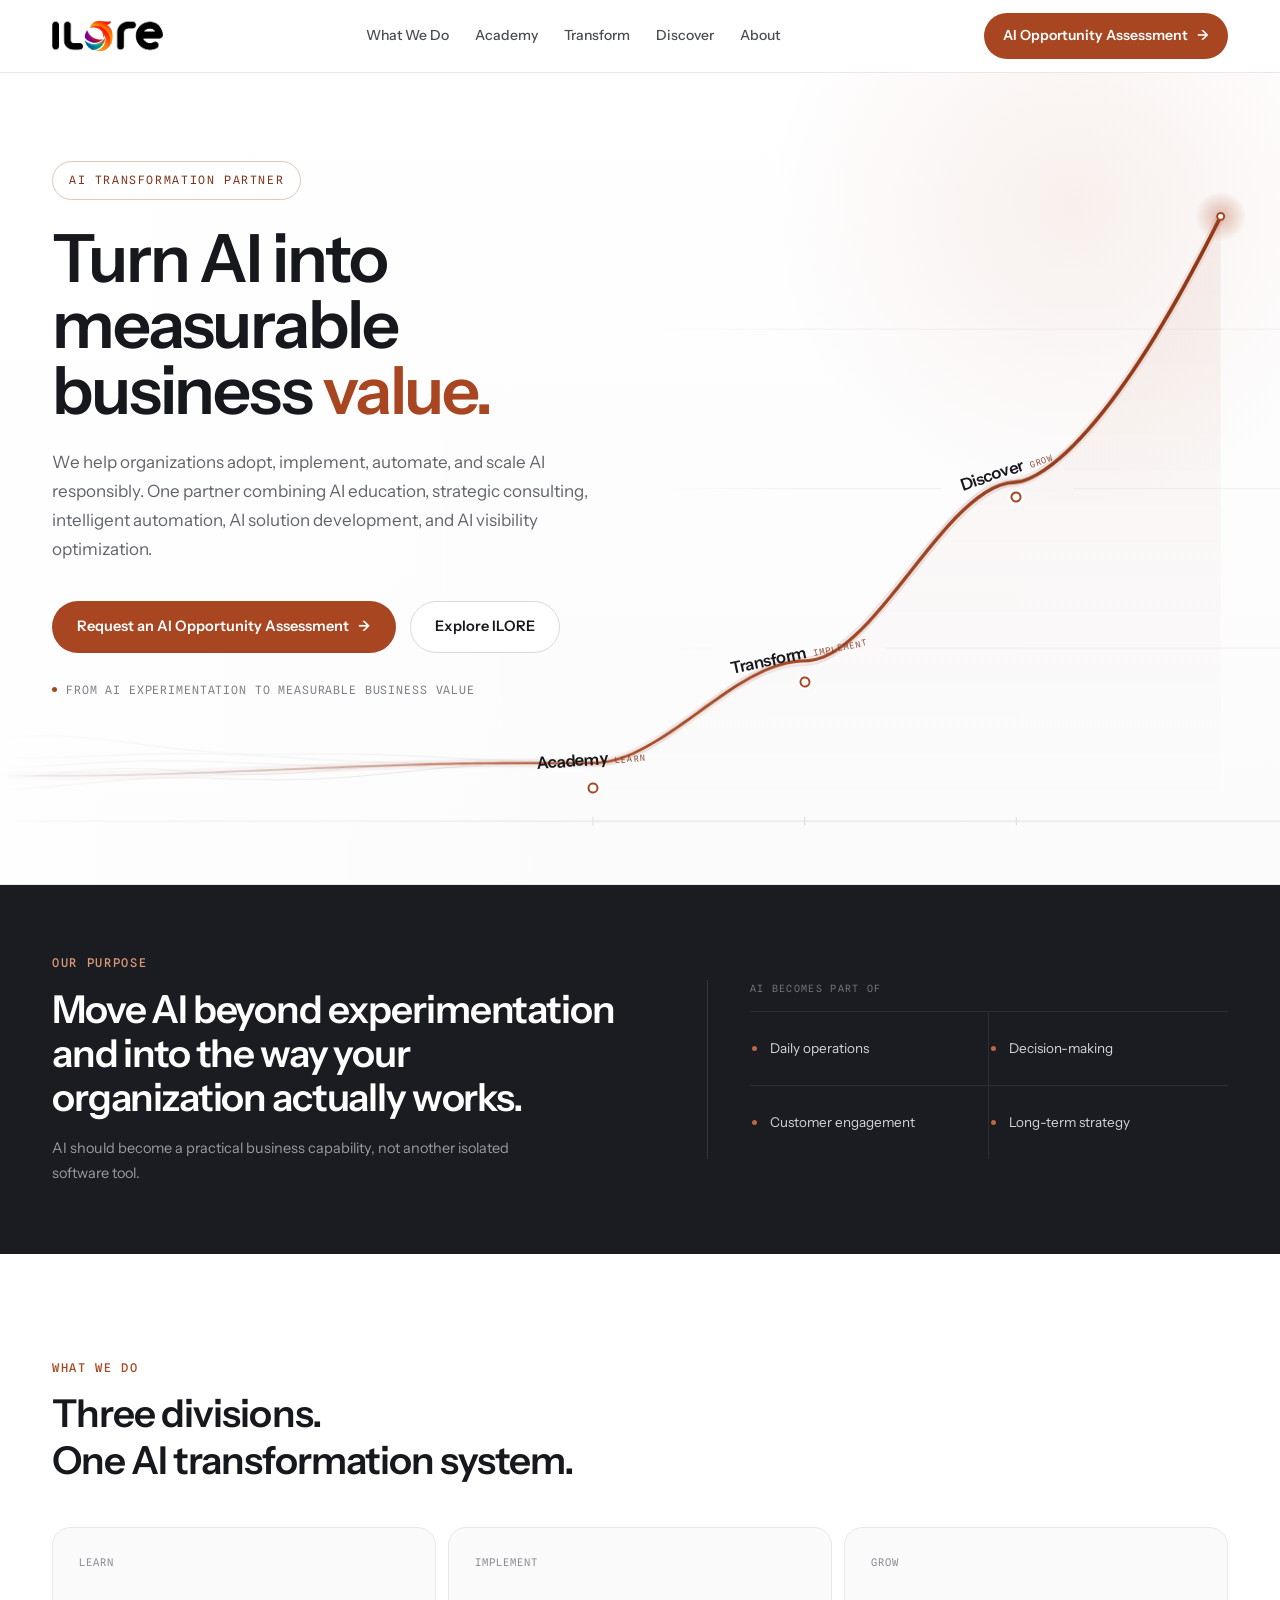
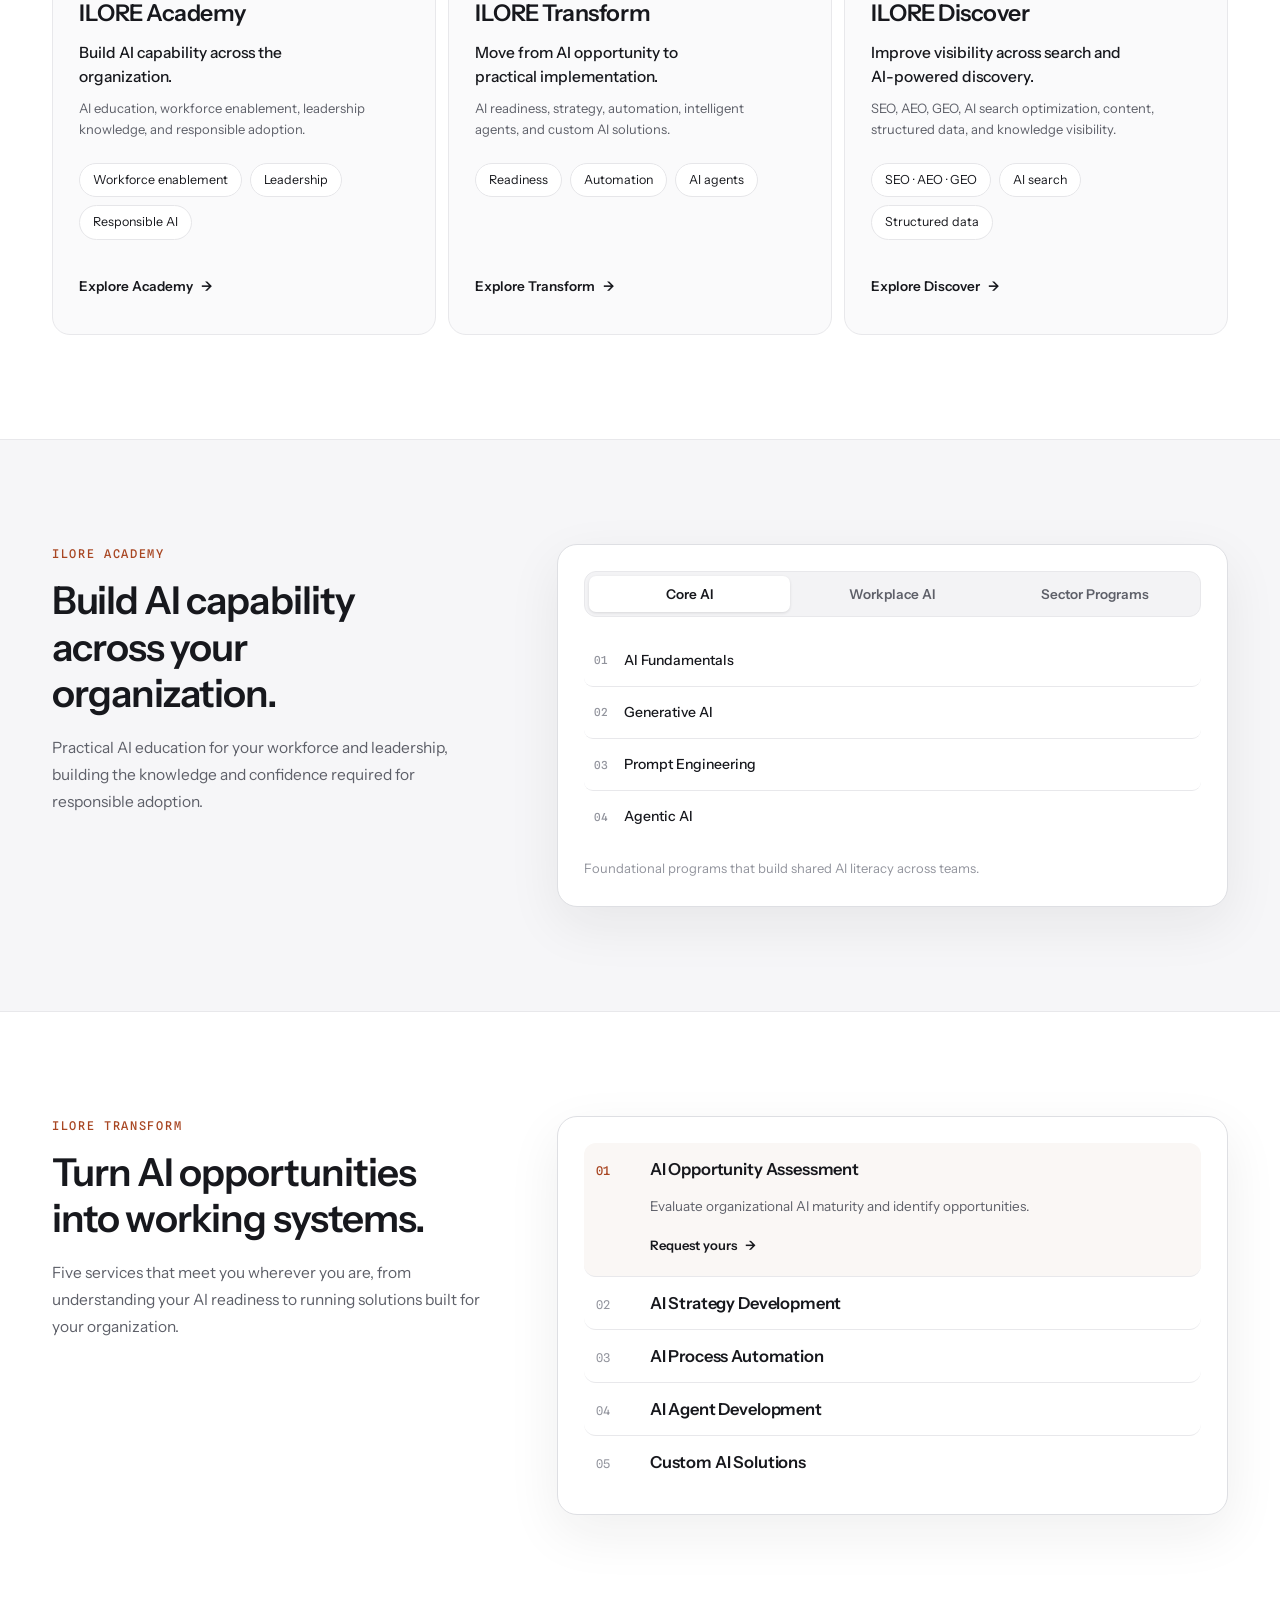
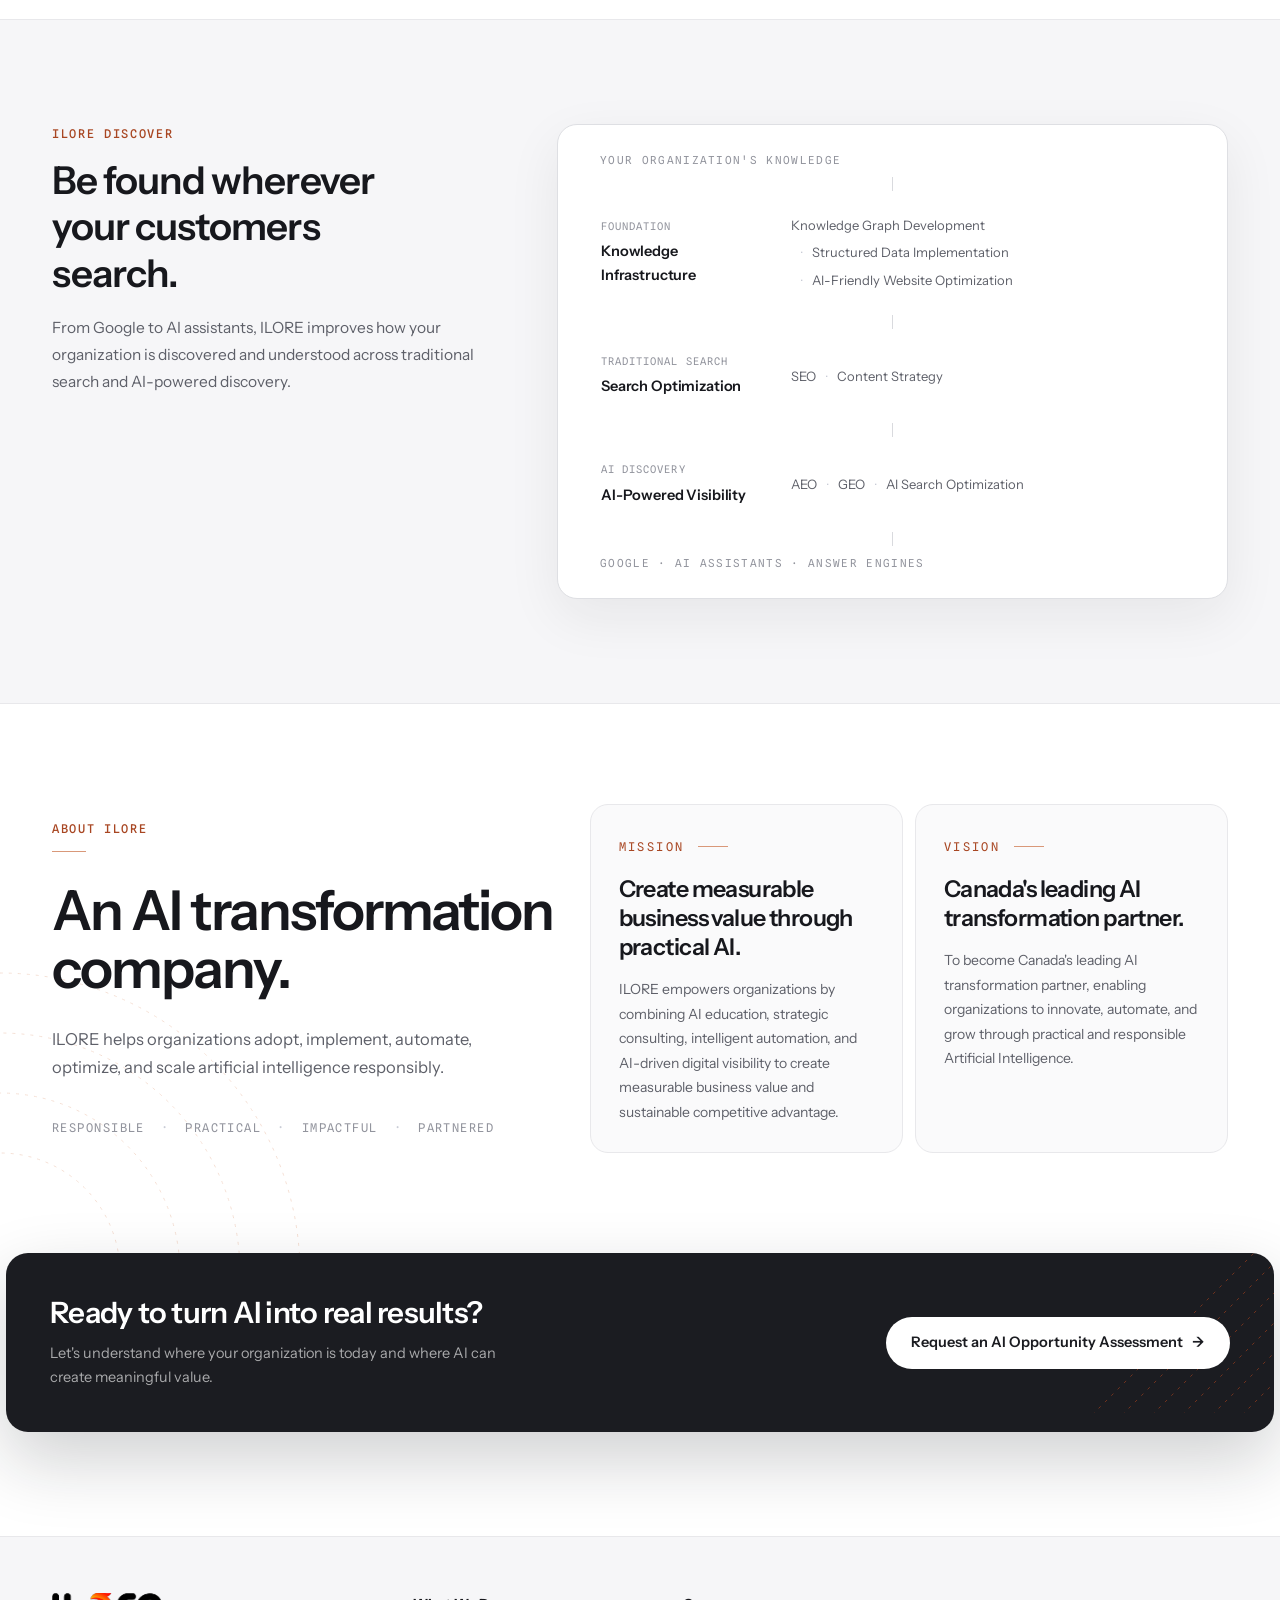
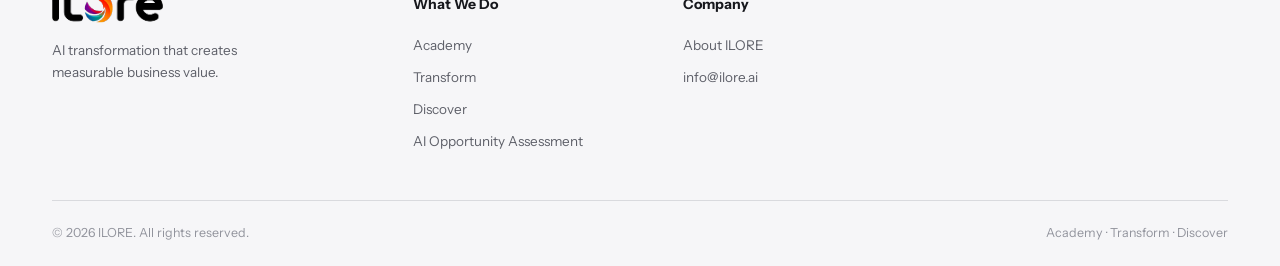
<file: archive-index-v1.html>
<!doctype html>
<html lang="en" class="no-js">
<head>
<meta charset="utf-8">
<meta name="viewport" content="width=device-width, initial-scale=1">
<title>ILORE | AI Transformation Partner</title>
<meta name="description" content="ILORE helps organizations adopt, implement, automate, and scale AI responsibly — combining AI education, strategic consulting, intelligent automation, AI solution development, and AI visibility optimization.">
<meta property="og:title" content="ILORE | AI Transformation Partner">
<meta property="og:description" content="Turn AI into measurable business value. Academy, Transform, Discover — one AI transformation system.">
<meta property="og:type" content="website">
<link rel="canonical" href="https://www.ilore.ai/">
     <meta property="og:url" content="https://www.ilore.ai/">
<link rel="icon" href="img/favicon.png" type="image/png">
<script type="application/ld+json">{"@context":"https://schema.org","@type":"Organization","name":"ILORE","description":"AI transformation company helping organizations adopt, implement, automate, optimize, and scale artificial intelligence responsibly.","knowsAbout":["AI education","AI strategy","Intelligent automation","AI solution development","AI visibility optimization"]}</script>
<link rel="preconnect" href="https://fonts.googleapis.com">
<link rel="preconnect" href="https://fonts.gstatic.com" crossorigin>
<link href="https://fonts.googleapis.com/css2?family=Instrument+Sans:wght@400;500;600;700&family=Spline+Sans+Mono:wght@400;500&display=swap" rel="stylesheet">
<link rel="stylesheet" href="assets/css/base.css">
<link rel="stylesheet" href="assets/css/components.css">
<link rel="stylesheet" href="assets/css/home.css">
<script>document.documentElement.className = "js";</script>
</head>
<body>
<a class="skip-link" href="#main">Skip to content</a>

<header class="site-header" id="top">
  <div class="container">
    <div class="site-header__inner">
      <a class="wordmark" href="#top"><img class="wordmark__img" src="img/logo.svg" alt="ILORE"></a>

      <nav class="site-nav" aria-label="Primary">
        <a class="site-nav__link" href="#divisions">What We Do</a>
        <a class="site-nav__link" href="#academy">Academy</a>
        <a class="site-nav__link" href="#transform">Transform</a>
        <a class="site-nav__link" href="#discover">Discover</a>
        <a class="site-nav__link" href="#about">About</a>
      </nav>

      <div class="site-header__actions">
        <a class="button button--primary button--compact" href="assessment.html" data-cta="header-assess">AI Opportunity Assessment <span class="button__arrow" aria-hidden="true">&rarr;</span></a>
      </div>

      <button class="menu-toggle" id="menuToggle" type="button" aria-expanded="false" aria-controls="mobileMenu" aria-label="Open navigation">
        <span class="menu-toggle__icon" aria-hidden="true"><span></span><span></span><span></span></span>
      </button>
    </div>

    <nav class="mobile-menu" id="mobileMenu" aria-label="Mobile" hidden>
      <a class="mobile-menu__link" href="#divisions">What We Do</a>
      <a class="mobile-menu__link" href="#academy">Academy</a>
      <a class="mobile-menu__link" href="#transform">Transform</a>
      <a class="mobile-menu__link" href="#discover">Discover</a>
      <a class="mobile-menu__link" href="#about">About</a>
      <a class="button button--primary" href="assessment.html" data-cta="mobile-assess">AI Opportunity Assessment</a>
    </nav>
  </div>
</header>

<main id="main">

  <!-- Hero -->
  <section class="hero" aria-labelledby="hero-title">
    <!-- The value curve. The three divisions sit ON the curve at their
         inflection points; the stage is full-bleed behind the copy on desktop
         and becomes its own block below the copy once the layout stacks.
         Deliberately outside the .reveal system — the curve has its own
         entrance and draws itself once per pageview. -->
    <div class="hero__stage" id="heroStage">
      <canvas class="hero__canvas" id="heroCurveCanvas" aria-hidden="true"></canvas>
      <div class="hero__scrim" aria-hidden="true"></div>

      <a class="ms" href="#academy" id="heroMs0">
        <span class="ms__dot" aria-hidden="true"></span>
        <span class="ms__label">
          <strong class="ms__name">Academy</strong>
          <span class="ms__phase">Learn</span>
        </span>
      </a>
      <a class="ms" href="#transform" id="heroMs1">
        <span class="ms__dot" aria-hidden="true"></span>
        <span class="ms__label">
          <strong class="ms__name">Transform</strong>
          <span class="ms__phase">Implement</span>
        </span>
      </a>
      <a class="ms" href="#discover" id="heroMs2">
        <span class="ms__dot" aria-hidden="true"></span>
        <span class="ms__label">
          <strong class="ms__name">Discover</strong>
          <span class="ms__phase">Grow</span>
        </span>
      </a>

      <span class="terminal" id="heroTerminal" aria-hidden="true">
        <span class="terminal__dot"></span>Measurable value
      </span>
    </div>

    <div class="container hero__inner">
      <div class="hero__copy">
        <p class="badge">AI transformation partner</p>
        <h1 class="hero__title" id="hero-title">Turn AI into measurable business <span class="accent">value.</span></h1>
        <p class="hero__lede">We help organizations adopt, implement, automate, and scale AI responsibly. One partner combining AI education, strategic consulting, intelligent automation, AI solution development, and AI visibility optimization.</p>
        <div class="hero__actions">
          <a class="button button--primary" href="assessment.html" data-cta="hero-primary">Request an AI Opportunity Assessment <span class="button__arrow" aria-hidden="true">&rarr;</span></a>
          <a class="button button--secondary" href="#divisions" data-cta="hero-secondary">Explore ILORE</a>
        </div>
        <p class="hero__path"><span class="hero__path-dot" aria-hidden="true"></span>From AI experimentation to measurable business value</p>
      </div>
    </div>
  </section>

  <!-- Purpose -->
  <section class="purpose" aria-labelledby="purpose-title">
    <div class="container purpose__grid">
      <div class="purpose__copy reveal">
        <p class="eyebrow eyebrow--on-dark">Our purpose</p>
        <h2 class="purpose__title" id="purpose-title">Move AI beyond experimentation and into the way your organization actually works.</h2>
        <p class="purpose__lede">AI should become a practical business capability, not another isolated software tool.</p>
      </div>

      <div class="purpose__uses reveal">
        <p class="purpose__label" id="purpose-uses-label">AI becomes part of</p>
        <ul class="purpose__list" aria-labelledby="purpose-uses-label">
          <li>Daily operations</li>
          <li>Decision-making</li>
          <li>Customer engagement</li>
          <li>Long-term strategy</li>
        </ul>
      </div>
    </div>
  </section>

  <!-- What we do -->
  <section class="section" id="divisions" aria-labelledby="divisions-title">
    <div class="container">
      <div class="section-head reveal">
        <p class="eyebrow">What we do</p>
        <h2 class="section-head__title" id="divisions-title">Three divisions.<br>One AI transformation system.</h2>
      </div>

      <ul class="division-grid reveal">
        <li class="division-card">
          <p class="division-card__phase">Learn</p>
          <h3 class="division-card__name">ILORE Academy</h3>
          <p class="division-card__objective">Build AI capability across the organization.</p>
          <p class="division-card__detail">AI education, workforce enablement, leadership knowledge, and responsible adoption.</p>
          <ul class="tag-list">
            <li>Workforce enablement</li>
            <li>Leadership</li>
            <li>Responsible AI</li>
          </ul>
          <a class="link-more" href="#academy">Explore Academy <span class="link-more__arrow" aria-hidden="true">&rarr;</span></a>
        </li>

        <li class="division-card">
          <p class="division-card__phase">Implement</p>
          <h3 class="division-card__name">ILORE Transform</h3>
          <p class="division-card__objective">Move from AI opportunity to practical implementation.</p>
          <p class="division-card__detail">AI readiness, strategy, automation, intelligent agents, and custom AI solutions.</p>
          <ul class="tag-list">
            <li>Readiness</li>
            <li>Automation</li>
            <li>AI agents</li>
          </ul>
          <a class="link-more" href="#transform">Explore Transform <span class="link-more__arrow" aria-hidden="true">&rarr;</span></a>
        </li>

        <li class="division-card">
          <p class="division-card__phase">Grow</p>
          <h3 class="division-card__name">ILORE Discover</h3>
          <p class="division-card__objective">Improve visibility across search and AI-powered discovery.</p>
          <p class="division-card__detail">SEO, AEO, GEO, AI search optimization, content, structured data, and knowledge visibility.</p>
          <ul class="tag-list">
            <li>SEO &middot; AEO &middot; GEO</li>
            <li>AI search</li>
            <li>Structured data</li>
          </ul>
          <a class="link-more" href="#discover">Explore Discover <span class="link-more__arrow" aria-hidden="true">&rarr;</span></a>
        </li>
      </ul>
    </div>
  </section>

  <!-- Academy -->
  <section class="section section--sunken" id="academy" aria-labelledby="academy-title">
    <div class="container split">
      <div class="split__intro reveal">
        <p class="eyebrow">ILORE Academy</p>
        <h2 class="split__title" id="academy-title">Build AI capability across your organization.</h2>
        <p class="split__lede">Practical AI education for your workforce and leadership, building the knowledge and confidence required for responsible adoption.</p>
      </div>

      <div class="panel panel--tabs reveal">
        <div class="tabs" role="tablist" aria-label="Academy program groups">
          <button class="tab" type="button" role="tab" id="tab-core" aria-controls="panel-core" aria-selected="true">Core AI</button>
          <button class="tab" type="button" role="tab" id="tab-workplace" aria-controls="panel-workplace" aria-selected="false" tabindex="-1">Workplace AI</button>
          <button class="tab" type="button" role="tab" id="tab-sector" aria-controls="panel-sector" aria-selected="false" tabindex="-1">Sector Programs</button>
        </div>

        <div class="tab-panel" role="tabpanel" id="panel-core" aria-labelledby="tab-core" tabindex="0">
          <ol class="program-list">
            <li class="program"><span class="program__index">01</span>AI Fundamentals</li>
            <li class="program"><span class="program__index">02</span>Generative AI</li>
            <li class="program"><span class="program__index">03</span>Prompt Engineering</li>
            <li class="program"><span class="program__index">04</span>Agentic AI</li>
          </ol>
          <p class="tab-panel__note">Foundational programs that build shared AI literacy across teams.</p>
        </div>

        <div class="tab-panel" role="tabpanel" id="panel-workplace" aria-labelledby="tab-workplace" tabindex="0" hidden>
          <ol class="program-list">
            <li class="program"><span class="program__index">01</span>Microsoft Copilot</li>
            <li class="program"><span class="program__index">02</span>AI Productivity</li>
            <li class="program"><span class="program__index">03</span>Executive AI Leadership</li>
            <li class="program"><span class="program__index">04</span>Responsible AI</li>
          </ol>
          <p class="tab-panel__note">Applied programs for everyday work, leadership, and responsible adoption.</p>
        </div>

        <div class="tab-panel" role="tabpanel" id="panel-sector" aria-labelledby="tab-sector" tabindex="0" hidden>
          <ol class="program-list">
            <li class="program"><span class="program__index">01</span>AI for Healthcare</li>
            <li class="program"><span class="program__index">02</span>AI for Education</li>
            <li class="program"><span class="program__index">03</span>AI for Government</li>
          </ol>
          <p class="tab-panel__note">Programs tailored to the realities of regulated, public-facing sectors.</p>
        </div>
      </div>
    </div>
  </section>

  <!-- Transform -->
  <section class="section" id="transform" aria-labelledby="transform-title">
    <div class="container split">
      <div class="split__intro reveal">
        <p class="eyebrow">ILORE Transform</p>
        <h2 class="split__title" id="transform-title">Turn AI opportunities into working systems.</h2>
        <p class="split__lede">Five services that meet you wherever you are, from understanding your AI readiness to running solutions built for your organization.</p>
      </div>

      <div class="panel panel--flow reveal">
        <ol class="flow">
          <li class="flow__item is-open">
            <span class="flow__node" aria-hidden="true">01</span>
            <div>
              <h3 class="flow__heading"><button class="flow__toggle" type="button" aria-expanded="true" aria-controls="flow-body-1">AI Opportunity Assessment</button></h3>
              <div class="flow__body" id="flow-body-1">
                <div class="flow__body-inner">
                  <p>Evaluate organizational AI maturity and identify opportunities.</p>
                  <a class="link-more" href="assessment.html" data-cta="flow-readiness">Request yours <span class="link-more__arrow" aria-hidden="true">&rarr;</span></a>
                </div>
              </div>
            </div>
          </li>

          <li class="flow__item">
            <span class="flow__node" aria-hidden="true">02</span>
            <div>
              <h3 class="flow__heading"><button class="flow__toggle" type="button" aria-expanded="false" aria-controls="flow-body-2">AI Strategy Development</button></h3>
              <div class="flow__body" id="flow-body-2">
                <div class="flow__body-inner">
                  <p>Develop enterprise AI roadmaps aligned with business objectives.</p>
                </div>
              </div>
            </div>
          </li>

          <li class="flow__item">
            <span class="flow__node" aria-hidden="true">03</span>
            <div>
              <h3 class="flow__heading"><button class="flow__toggle" type="button" aria-expanded="false" aria-controls="flow-body-3">AI Process Automation</button></h3>
              <div class="flow__body" id="flow-body-3">
                <div class="flow__body-inner">
                  <p>Automate repetitive business processes using AI technologies.</p>
                </div>
              </div>
            </div>
          </li>

          <li class="flow__item">
            <span class="flow__node" aria-hidden="true">04</span>
            <div>
              <h3 class="flow__heading"><button class="flow__toggle" type="button" aria-expanded="false" aria-controls="flow-body-4">AI Agent Development</button></h3>
              <div class="flow__body" id="flow-body-4">
                <div class="flow__body-inner">
                  <p>Design intelligent assistants that improve productivity and decision-making.</p>
                </div>
              </div>
            </div>
          </li>

          <li class="flow__item">
            <span class="flow__node" aria-hidden="true">05</span>
            <div>
              <h3 class="flow__heading"><button class="flow__toggle" type="button" aria-expanded="false" aria-controls="flow-body-5">Custom AI Solutions</button></h3>
              <div class="flow__body" id="flow-body-5">
                <div class="flow__body-inner">
                  <p>Develop tailored AI applications addressing specific organizational needs.</p>
                </div>
              </div>
            </div>
          </li>
        </ol>
      </div>
    </div>
  </section>

  <!-- Discover -->
  <section class="section section--sunken" id="discover" aria-labelledby="discover-title">
    <div class="container split">
      <div class="split__intro reveal">
        <p class="eyebrow">ILORE Discover</p>
        <h2 class="split__title" id="discover-title">Be found wherever your customers search.</h2>
        <p class="split__lede">From Google to AI assistants, ILORE improves how your organization is discovered and understood across traditional search and AI-powered discovery.</p>
      </div>

      <div class="panel discover-stack reveal">
        <p class="discover-stack__cap">Your organization's knowledge</p>
        <span class="discover-stack__line" aria-hidden="true"></span>

        <div class="discover-layer">
          <div>
            <span class="discover-layer__kind">Foundation</span>
            <h3 class="discover-layer__name">Knowledge Infrastructure</h3>
          </div>
          <ul class="service-list">
            <li>Knowledge Graph Development</li>
            <li>Structured Data Implementation</li>
            <li>AI-Friendly Website Optimization</li>
          </ul>
        </div>

        <span class="discover-stack__line" aria-hidden="true"></span>

        <div class="discover-layer">
          <div>
            <span class="discover-layer__kind">Traditional Search</span>
            <h3 class="discover-layer__name">Search Optimization</h3>
          </div>
          <ul class="service-list">
            <li>SEO</li>
            <li>Content Strategy</li>
          </ul>
        </div>

        <span class="discover-stack__line" aria-hidden="true"></span>

        <div class="discover-layer">
          <div>
            <span class="discover-layer__kind">AI Discovery</span>
            <h3 class="discover-layer__name">AI-Powered Visibility</h3>
          </div>
          <ul class="service-list">
            <li>AEO</li>
            <li>GEO</li>
            <li>AI Search Optimization</li>
          </ul>
        </div>

        <span class="discover-stack__line" aria-hidden="true"></span>
        <p class="discover-stack__cap">Google &middot; AI assistants &middot; answer engines</p>
      </div>
    </div>
  </section>

  <!-- About -->
  <section class="section about" id="about" aria-labelledby="about-title">
    <svg class="about__arcs" viewBox="0 0 480 480" aria-hidden="true" focusable="false">
      <g fill="none" stroke="#DE9A76" stroke-width="1" stroke-dasharray="3 6" opacity="0.3">
        <circle cx="140" cy="340" r="120"></circle>
        <circle cx="140" cy="340" r="180"></circle>
        <circle cx="140" cy="340" r="240"></circle>
        <circle cx="140" cy="340" r="300"></circle>
      </g>
    </svg>

    <div class="container about__grid">
      <div class="about__intro reveal">
        <p class="eyebrow eyebrow--ruled">About ILORE</p>
        <h2 class="about__title" id="about-title">An AI transformation company.</h2>
        <p class="about__lede">ILORE helps organizations adopt, implement, automate, optimize, and scale artificial intelligence responsibly.</p>
        <ul class="value-list">
          <li>Responsible</li>
          <li>Practical</li>
          <li>Impactful</li>
          <li>Partnered</li>
        </ul>
      </div>

      <div class="about__statements reveal">
        <article class="statement">
          <p class="statement__kind">Mission</p>
          <h3 class="statement__title">Create measurable business value through practical AI.</h3>
          <p class="statement__text">ILORE empowers organizations by combining AI education, strategic consulting, intelligent automation, and AI-driven digital visibility to create measurable business value and sustainable competitive advantage.</p>
        </article>

        <article class="statement">
          <p class="statement__kind">Vision</p>
          <h3 class="statement__title">Canada's leading AI transformation partner.</h3>
          <p class="statement__text">To become Canada's leading AI transformation partner, enabling organizations to innovate, automate, and grow through practical and responsible Artificial Intelligence.</p>
        </article>
      </div>
    </div>
  </section>

  <!-- Closing CTA -->
  <section class="section section--flush-top" aria-labelledby="closing-cta-title">
    <div class="cta-band reveal">
      <svg class="cta-band__deco" viewBox="0 0 280 160" preserveAspectRatio="none" aria-hidden="true" focusable="false">
        <g stroke="#C84A1B" stroke-width="1" stroke-dasharray="3 6" fill="none">
          <path d="M60 200 L280 -20"></path>
          <path d="M90 200 L310 -20"></path>
          <path d="M120 200 L340 -20"></path>
          <path d="M150 200 L370 -20"></path>
          <path d="M180 200 L400 -20"></path>
          <path d="M210 200 L430 -20"></path>
        </g>
      </svg>

      <div class="cta-band__copy">
        <h2 class="cta-band__title" id="closing-cta-title">Ready to turn AI into real results?</h2>
        <p>Let's understand where your organization is today and where AI can create meaningful value.</p>
      </div>

      <div class="cta-band__actions">
        <a class="button button--primary button--on-dark" href="assessment.html" data-cta="band-assess">Request an AI Opportunity Assessment <span class="button__arrow" aria-hidden="true">&rarr;</span></a>
      </div>
    </div>
  </section>

</main>

<footer class="site-footer">
  <div class="container">
    <div class="site-footer__grid">
      <div>
        <a class="wordmark" href="#top"><img class="wordmark__img" src="img/logo.svg" alt="ILORE"></a>
        <p class="site-footer__tagline">AI transformation that creates measurable business value.</p>
      </div>

      <nav class="footer-column" aria-label="What we do">
        <p class="footer-column__title">What We Do</p>
        <a href="#academy">Academy</a>
        <a href="#transform">Transform</a>
        <a href="#discover">Discover</a>
        <a href="assessment.html">AI Opportunity Assessment</a>
      </nav>

      <nav class="footer-column" aria-label="Company">
        <p class="footer-column__title">Company</p>
        <a href="#about">About ILORE</a>
        <a href="mailto:info@ilore.ai">info@ilore.ai</a>
        </nav>
    </div>

    <div class="site-footer__base">
      <span>&copy; 2026 ILORE. All rights reserved.</span>
      <span>Academy &middot; Transform &middot; Discover</span>
    </div>
  </div>
</footer>

<script src="assets/js/main.js" defer></script>
</body>
</html>
</file>
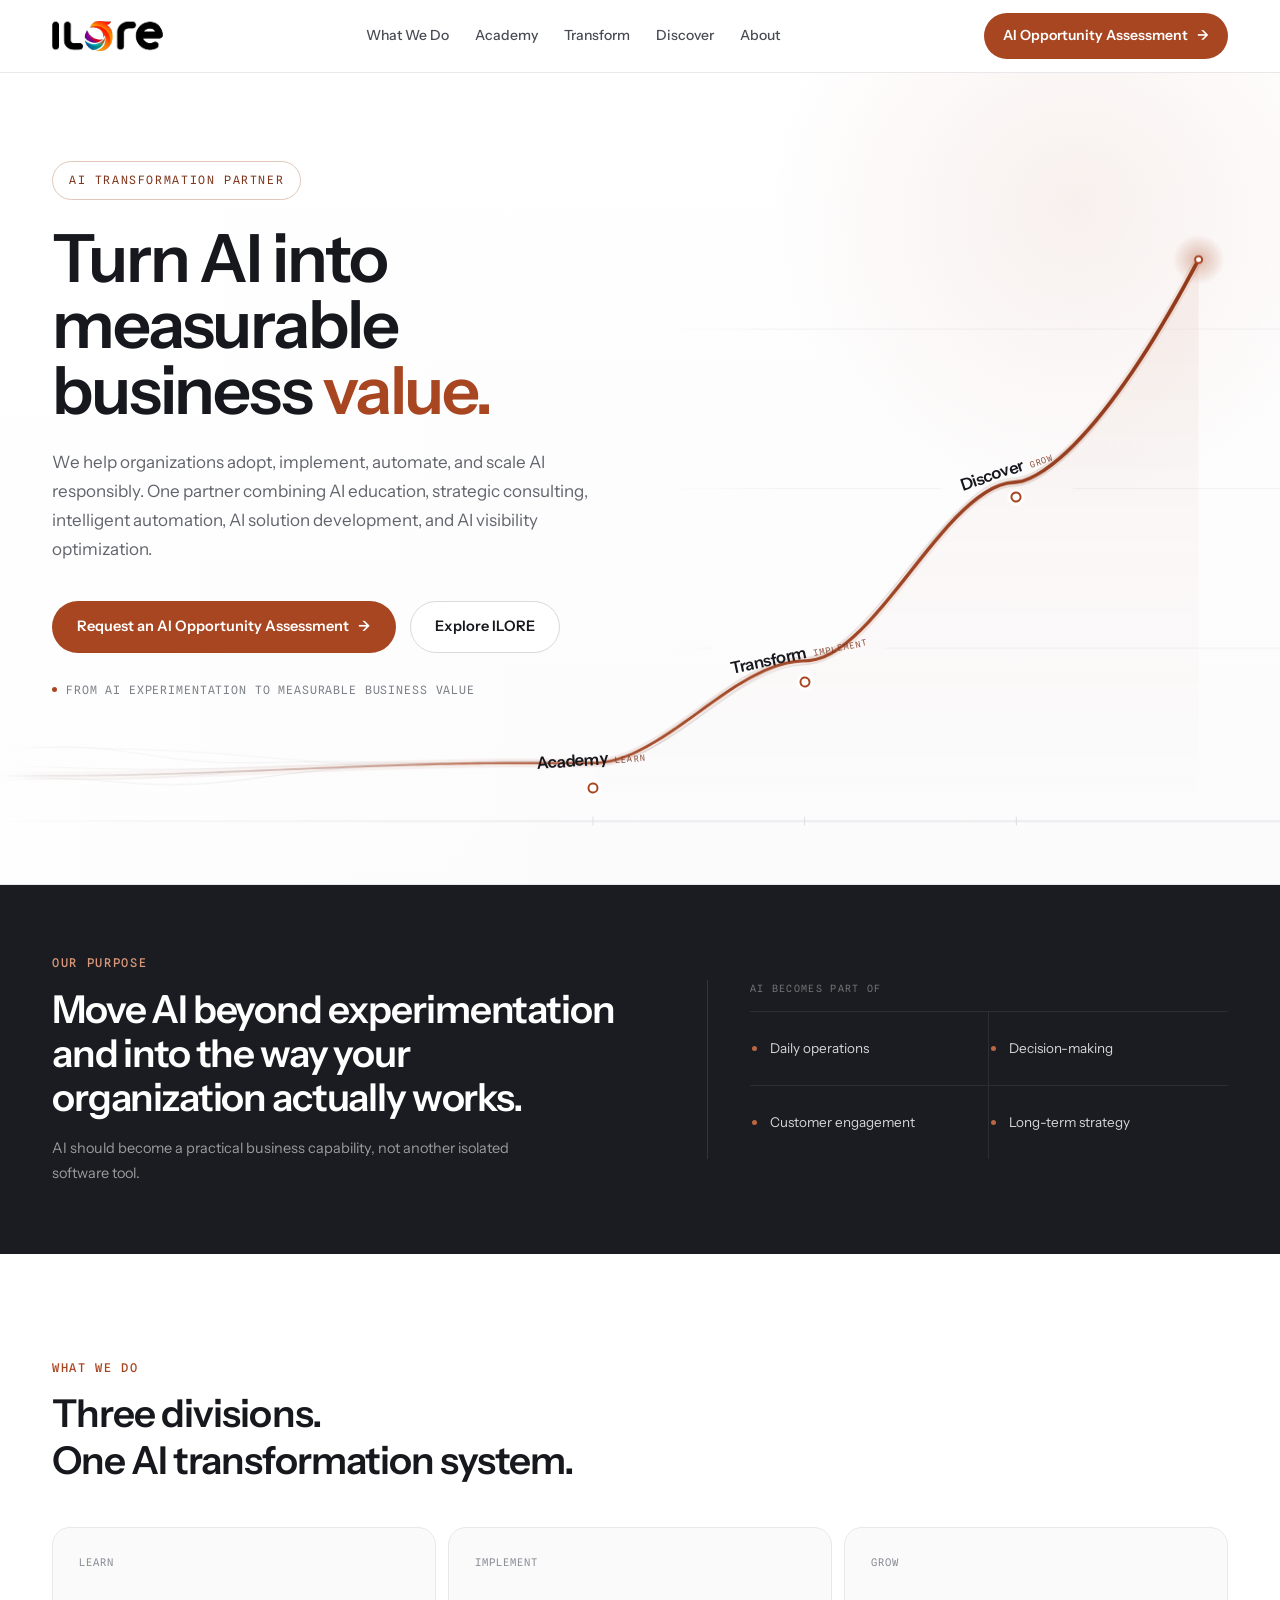
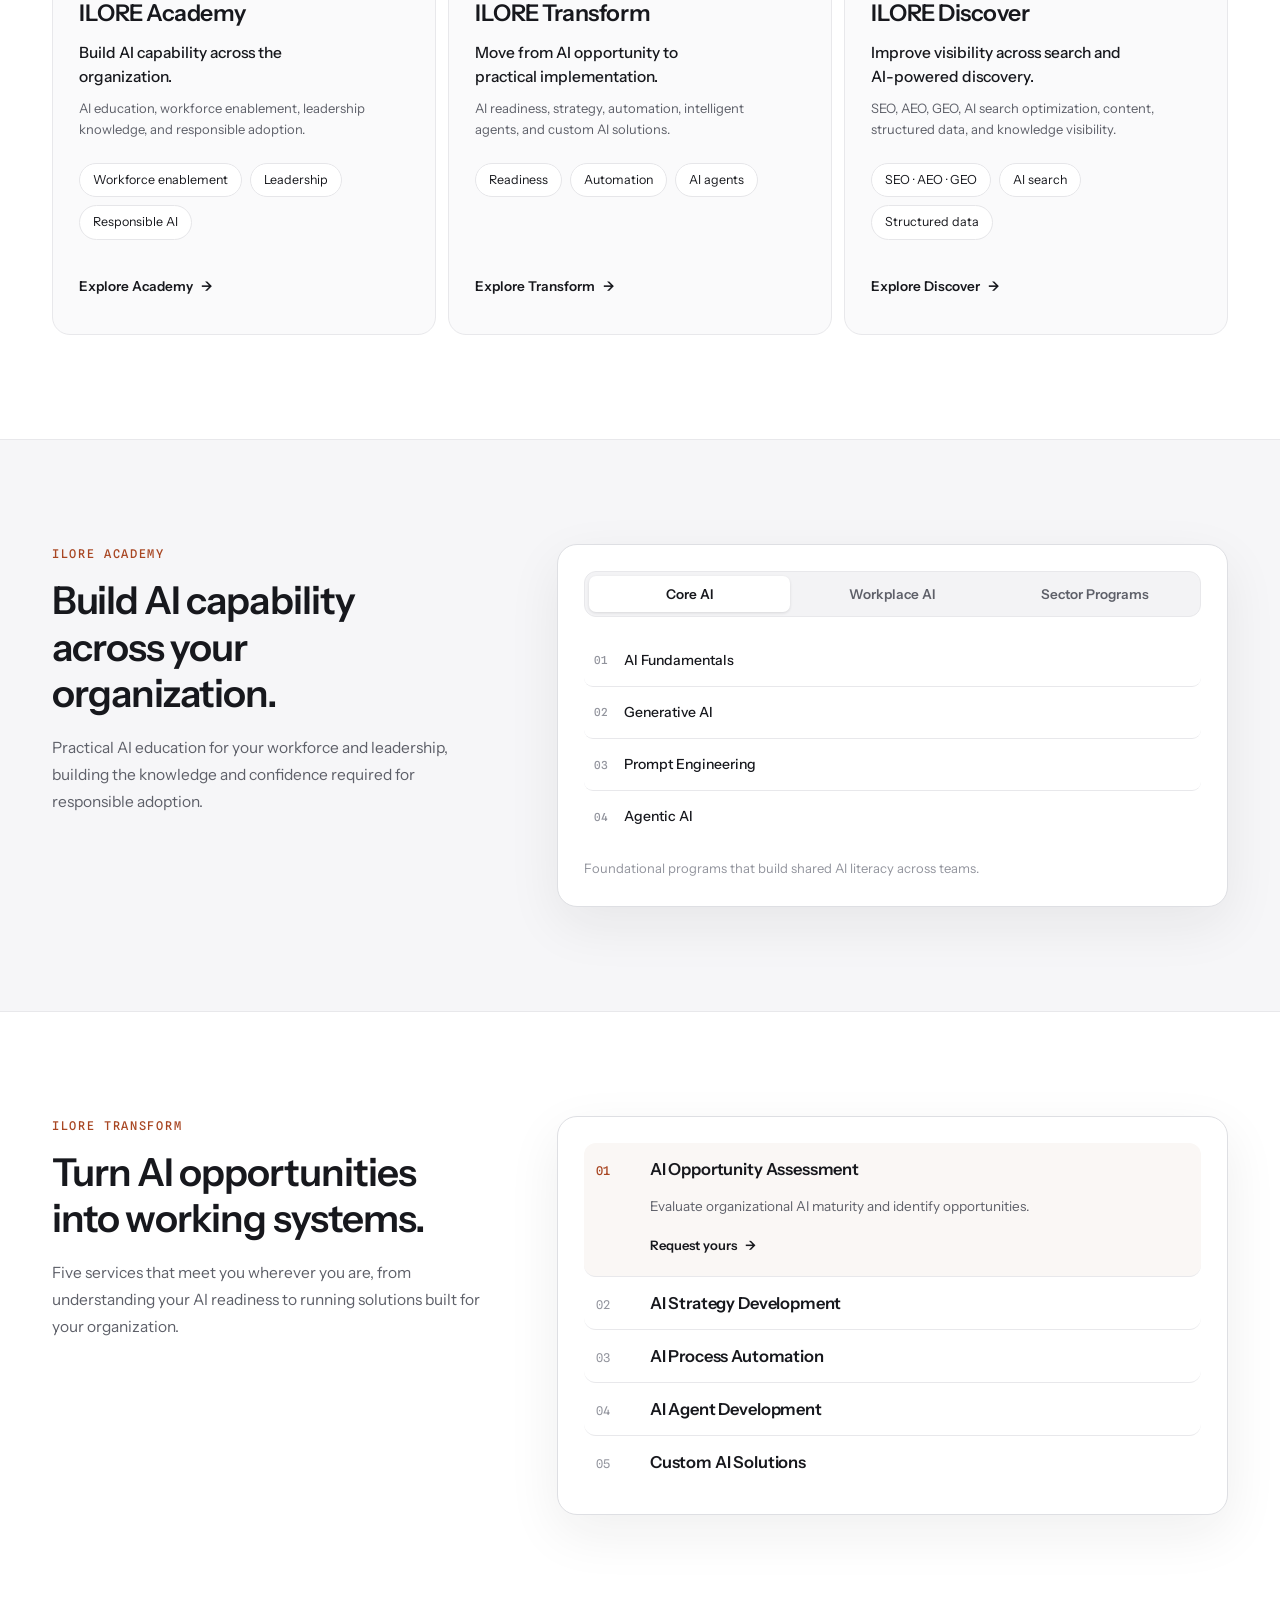
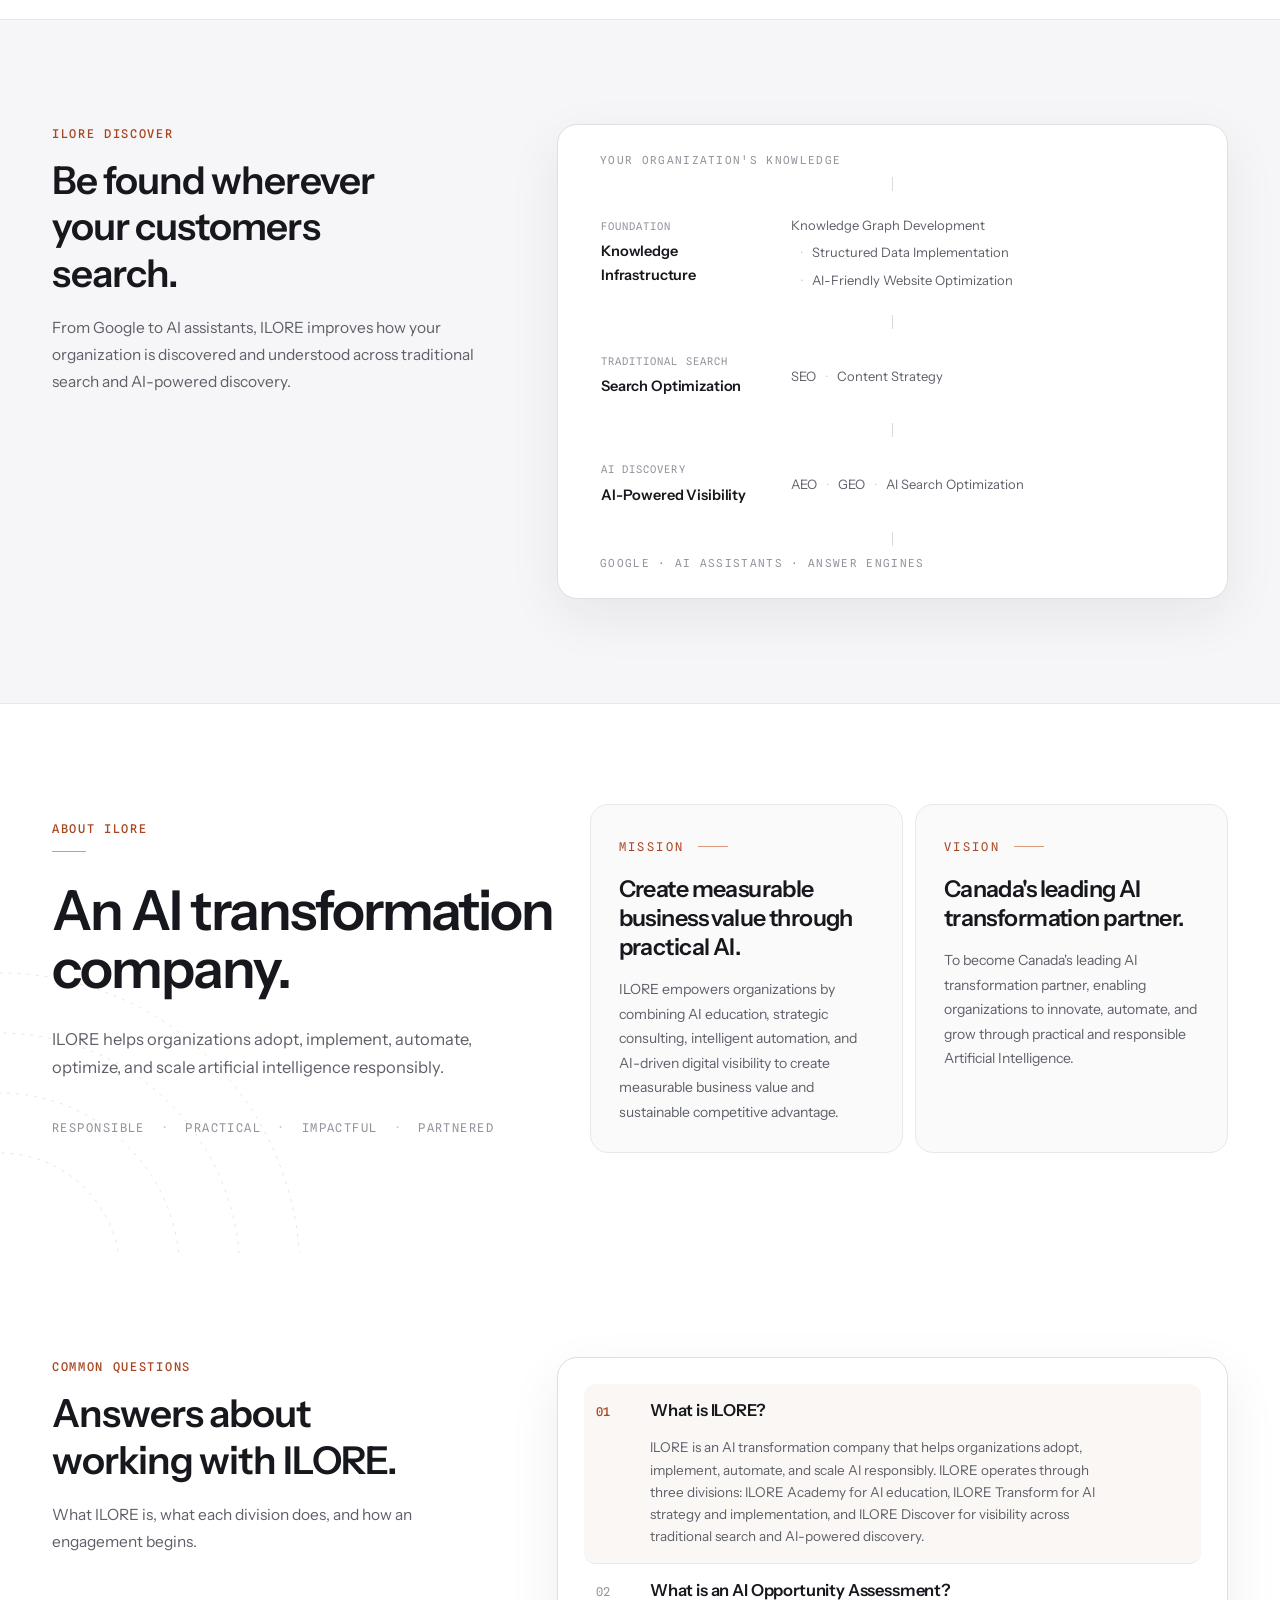
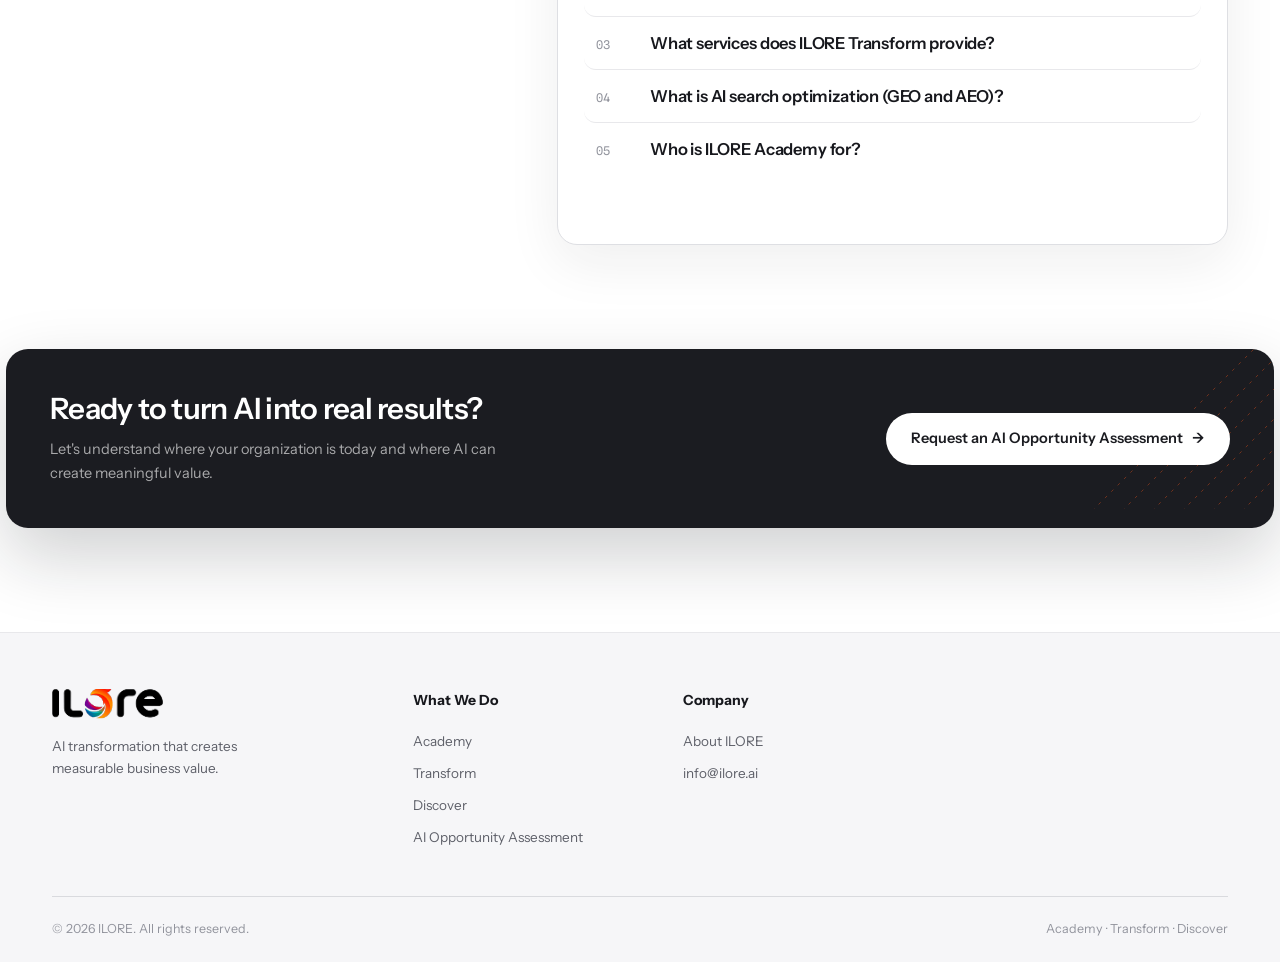
<file: archive-index-v2.html>
<!doctype html>
<html lang="en" class="no-js">
<head>
<meta charset="utf-8">
<meta name="viewport" content="width=device-width, initial-scale=1">
<title>ILORE | AI Transformation Partner</title>
<meta name="description" content="ILORE helps organizations adopt, implement, automate, and scale AI responsibly — combining AI education, strategic consulting, intelligent automation, AI solution development, and AI visibility optimization.">
<meta property="og:title" content="ILORE | AI Transformation Partner">
<meta property="og:description" content="Turn AI into measurable business value. Academy, Transform, Discover — one AI transformation system.">
<meta property="og:type" content="website">
<link rel="canonical" href="https://www.ilore.ai/">
     <meta property="og:url" content="https://www.ilore.ai/">
<meta property="og:image" content="https://www.ilore.ai/img/og-image.png">
<meta property="og:image:width" content="1200">
<meta property="og:image:height" content="630">
<meta property="og:image:alt" content="ILORE — Turn AI into measurable business value.">
<meta name="twitter:card" content="summary_large_image">
<meta name="twitter:title" content="ILORE | AI Transformation Partner">
<meta name="twitter:description" content="Turn AI into measurable business value. Academy, Transform, Discover — one AI transformation system.">
<meta name="twitter:image" content="https://www.ilore.ai/img/og-image.png">
<link rel="icon" href="img/favicon.png" type="image/png">
<script type="application/ld+json">{"@context":"https://schema.org","@type":"Organization","@id":"https://www.ilore.ai/#organization","name":"ILORE","url":"https://www.ilore.ai/","logo":"https://www.ilore.ai/img/logo.png","email":"info@ilore.ai","description":"AI transformation company helping organizations adopt, implement, automate, optimize, and scale artificial intelligence responsibly.","knowsAbout":["AI education","AI strategy","Intelligent automation","AI solution development","AI visibility optimization"],"contactPoint":{"@type":"ContactPoint","email":"info@ilore.ai","contactType":"sales"}}</script>
<script type="application/ld+json">{"@context":"https://schema.org","@type":"WebSite","@id":"https://www.ilore.ai/#website","url":"https://www.ilore.ai/","name":"ILORE","publisher":{"@id":"https://www.ilore.ai/#organization"}}</script>
<script type="application/ld+json">{"@context":"https://schema.org","@type":"ItemList","name":"ILORE divisions","itemListElement":[{"@type":"Service","position":1,"name":"ILORE Academy","serviceType":"AI education","description":"AI education, workforce enablement, leadership knowledge, and responsible adoption.","provider":{"@id":"https://www.ilore.ai/#organization"},"url":"https://www.ilore.ai/#academy"},{"@type":"Service","position":2,"name":"ILORE Transform","serviceType":"AI implementation","description":"AI readiness, strategy, automation, intelligent agents, and custom AI solutions.","provider":{"@id":"https://www.ilore.ai/#organization"},"url":"https://www.ilore.ai/#transform"},{"@type":"Service","position":3,"name":"ILORE Discover","serviceType":"AI visibility optimization","description":"SEO, AEO, GEO, AI search optimization, content, structured data, and knowledge visibility.","provider":{"@id":"https://www.ilore.ai/#organization"},"url":"https://www.ilore.ai/#discover"}]}</script>
<script type="application/ld+json">{"@context": "https://schema.org", "@type": "FAQPage", "mainEntity": [{"@type": "Question", "name": "What is ILORE?", "acceptedAnswer": {"@type": "Answer", "text": "ILORE is an AI transformation company that helps organizations adopt, implement, automate, and scale AI responsibly. ILORE operates through three divisions: ILORE Academy for AI education, ILORE Transform for AI strategy and implementation, and ILORE Discover for visibility across traditional search and AI-powered discovery."}}, {"@type": "Question", "name": "What is an AI Opportunity Assessment?", "acceptedAnswer": {"@type": "Answer", "text": "An AI Opportunity Assessment is ILORE's evaluation of an organization's AI maturity and the opportunities where AI can create value. It begins with a guided intake covering your organization, where you are with AI today, and the challenges you are trying to solve, and it is the usual starting point for an engagement with ILORE."}}, {"@type": "Question", "name": "What services does ILORE Transform provide?", "acceptedAnswer": {"@type": "Answer", "text": "ILORE Transform provides five services: AI Opportunity Assessment, AI Strategy Development, AI Process Automation, AI Agent Development, and Custom AI Solutions. Together they take an organization from understanding its AI readiness to running AI solutions built for its specific needs."}}, {"@type": "Question", "name": "What is AI search optimization (GEO and AEO)?", "acceptedAnswer": {"@type": "Answer", "text": "Generative Engine Optimization (GEO) and Answer Engine Optimization (AEO) improve how an organization is found and described by AI assistants and answer engines, complementing traditional SEO. ILORE Discover delivers this through knowledge graph development, structured data implementation, AI-friendly website optimization, SEO, and content strategy."}}, {"@type": "Question", "name": "Who is ILORE Academy for?", "acceptedAnswer": {"@type": "Answer", "text": "ILORE Academy is for both the workforce and leadership of an organization. It offers foundational programs in AI fundamentals, generative AI, prompt engineering, and agentic AI; workplace programs covering Microsoft Copilot, AI productivity, executive AI leadership, and responsible AI; and sector programs for healthcare, education, and government."}}]}</script>
<link rel="preconnect" href="https://fonts.googleapis.com">
<link rel="preconnect" href="https://fonts.gstatic.com" crossorigin>
<link href="https://fonts.googleapis.com/css2?family=Instrument+Sans:wght@400;500;600;700&family=Spline+Sans+Mono:wght@400;500&display=swap" rel="stylesheet">
<link rel="stylesheet" href="assets/css/base.css">
<link rel="stylesheet" href="assets/css/components.css">
<link rel="stylesheet" href="assets/css/home.css">
<script>document.documentElement.className = "js";</script>
</head>
<body>
<a class="skip-link" href="#main">Skip to content</a>

<header class="site-header" id="top">
  <div class="container">
    <div class="site-header__inner">
      <a class="wordmark" href="#top"><img class="wordmark__img" src="img/logo.svg" alt="ILORE"></a>

      <nav class="site-nav" aria-label="Primary">
        <a class="site-nav__link" href="#divisions">What We Do</a>
        <a class="site-nav__link" href="#academy">Academy</a>
        <a class="site-nav__link" href="#transform">Transform</a>
        <a class="site-nav__link" href="#discover">Discover</a>
        <a class="site-nav__link" href="#about">About</a>
      </nav>

      <div class="site-header__actions">
        <a class="button button--primary button--compact" href="assessment.html" data-cta="header-assess">AI Opportunity Assessment <span class="button__arrow" aria-hidden="true">&rarr;</span></a>
      </div>

      <button class="menu-toggle" id="menuToggle" type="button" aria-expanded="false" aria-controls="mobileMenu" aria-label="Open navigation">
        <span class="menu-toggle__icon" aria-hidden="true"><span></span><span></span><span></span></span>
      </button>
    </div>

    <nav class="mobile-menu" id="mobileMenu" aria-label="Mobile" hidden>
      <a class="mobile-menu__link" href="#divisions">What We Do</a>
      <a class="mobile-menu__link" href="#academy">Academy</a>
      <a class="mobile-menu__link" href="#transform">Transform</a>
      <a class="mobile-menu__link" href="#discover">Discover</a>
      <a class="mobile-menu__link" href="#about">About</a>
      <a class="button button--primary" href="assessment.html" data-cta="mobile-assess">AI Opportunity Assessment</a>
    </nav>
  </div>
</header>

<main id="main">

  <!-- Hero -->
  <section class="hero" aria-labelledby="hero-title">
    <!-- The value curve. The three divisions sit ON the curve at their
         inflection points; the stage is full-bleed behind the copy on desktop
         and becomes its own block below the copy once the layout stacks.
         Deliberately outside the .reveal system — the curve has its own
         entrance and draws itself once per pageview. -->
    <div class="hero__stage" id="heroStage">
      <canvas class="hero__canvas" id="heroCurveCanvas" aria-hidden="true"></canvas>
      <div class="hero__scrim" aria-hidden="true"></div>

      <a class="ms" href="#academy" id="heroMs0">
        <span class="ms__dot" aria-hidden="true"></span>
        <span class="ms__label">
          <strong class="ms__name">Academy</strong>
          <span class="ms__phase">Learn</span>
        </span>
      </a>
      <a class="ms" href="#transform" id="heroMs1">
        <span class="ms__dot" aria-hidden="true"></span>
        <span class="ms__label">
          <strong class="ms__name">Transform</strong>
          <span class="ms__phase">Implement</span>
        </span>
      </a>
      <a class="ms" href="#discover" id="heroMs2">
        <span class="ms__dot" aria-hidden="true"></span>
        <span class="ms__label">
          <strong class="ms__name">Discover</strong>
          <span class="ms__phase">Grow</span>
        </span>
      </a>

      <span class="terminal" id="heroTerminal" aria-hidden="true">
        <span class="terminal__dot"></span>Measurable value
      </span>
    </div>

    <div class="container hero__inner">
      <div class="hero__copy">
        <p class="badge">AI transformation partner</p>
        <h1 class="hero__title" id="hero-title">Turn AI into measurable business <span class="accent">value.</span></h1>
        <p class="hero__lede">We help organizations adopt, implement, automate, and scale AI responsibly. One partner combining AI education, strategic consulting, intelligent automation, AI solution development, and AI visibility optimization.</p>
        <div class="hero__actions">
          <a class="button button--primary" href="assessment.html" data-cta="hero-primary">Request an AI Opportunity Assessment <span class="button__arrow" aria-hidden="true">&rarr;</span></a>
          <a class="button button--secondary" href="#divisions" data-cta="hero-secondary">Explore ILORE</a>
        </div>
        <p class="hero__path"><span class="hero__path-dot" aria-hidden="true"></span>From AI experimentation to measurable business value</p>
      </div>
    </div>
  </section>

  <!-- Purpose -->
  <section class="purpose" aria-labelledby="purpose-title">
    <div class="container purpose__grid">
      <div class="purpose__copy reveal">
        <p class="eyebrow eyebrow--on-dark">Our purpose</p>
        <h2 class="purpose__title" id="purpose-title">Move AI beyond experimentation and into the way your organization actually works.</h2>
        <p class="purpose__lede">AI should become a practical business capability, not another isolated software tool.</p>
      </div>

      <div class="purpose__uses reveal">
        <p class="purpose__label" id="purpose-uses-label">AI becomes part of</p>
        <ul class="purpose__list" aria-labelledby="purpose-uses-label">
          <li>Daily operations</li>
          <li>Decision-making</li>
          <li>Customer engagement</li>
          <li>Long-term strategy</li>
        </ul>
      </div>
    </div>
  </section>

  <!-- What we do -->
  <section class="section" id="divisions" aria-labelledby="divisions-title">
    <div class="container">
      <div class="section-head reveal">
        <p class="eyebrow">What we do</p>
        <h2 class="section-head__title" id="divisions-title">Three divisions.<br>One AI transformation system.</h2>
      </div>

      <ul class="division-grid reveal">
        <li class="division-card">
          <p class="division-card__phase">Learn</p>
          <h3 class="division-card__name">ILORE Academy</h3>
          <p class="division-card__objective">Build AI capability across the organization.</p>
          <p class="division-card__detail">AI education, workforce enablement, leadership knowledge, and responsible adoption.</p>
          <ul class="tag-list">
            <li>Workforce enablement</li>
            <li>Leadership</li>
            <li>Responsible AI</li>
          </ul>
          <a class="link-more" href="#academy">Explore Academy <span class="link-more__arrow" aria-hidden="true">&rarr;</span></a>
        </li>

        <li class="division-card">
          <p class="division-card__phase">Implement</p>
          <h3 class="division-card__name">ILORE Transform</h3>
          <p class="division-card__objective">Move from AI opportunity to practical implementation.</p>
          <p class="division-card__detail">AI readiness, strategy, automation, intelligent agents, and custom AI solutions.</p>
          <ul class="tag-list">
            <li>Readiness</li>
            <li>Automation</li>
            <li>AI agents</li>
          </ul>
          <a class="link-more" href="#transform">Explore Transform <span class="link-more__arrow" aria-hidden="true">&rarr;</span></a>
        </li>

        <li class="division-card">
          <p class="division-card__phase">Grow</p>
          <h3 class="division-card__name">ILORE Discover</h3>
          <p class="division-card__objective">Improve visibility across search and AI-powered discovery.</p>
          <p class="division-card__detail">SEO, AEO, GEO, AI search optimization, content, structured data, and knowledge visibility.</p>
          <ul class="tag-list">
            <li>SEO &middot; AEO &middot; GEO</li>
            <li>AI search</li>
            <li>Structured data</li>
          </ul>
          <a class="link-more" href="#discover">Explore Discover <span class="link-more__arrow" aria-hidden="true">&rarr;</span></a>
        </li>
      </ul>
    </div>
  </section>

  <!-- Academy -->
  <section class="section section--sunken" id="academy" aria-labelledby="academy-title">
    <div class="container split">
      <div class="split__intro reveal">
        <p class="eyebrow">ILORE Academy</p>
        <h2 class="split__title" id="academy-title">Build AI capability across your organization.</h2>
        <p class="split__lede">Practical AI education for your workforce and leadership, building the knowledge and confidence required for responsible adoption.</p>
      </div>

      <div class="panel panel--tabs reveal">
        <div class="tabs" role="tablist" aria-label="Academy program groups">
          <button class="tab" type="button" role="tab" id="tab-core" aria-controls="panel-core" aria-selected="true">Core AI</button>
          <button class="tab" type="button" role="tab" id="tab-workplace" aria-controls="panel-workplace" aria-selected="false" tabindex="-1">Workplace AI</button>
          <button class="tab" type="button" role="tab" id="tab-sector" aria-controls="panel-sector" aria-selected="false" tabindex="-1">Sector Programs</button>
        </div>

        <div class="tab-panel" role="tabpanel" id="panel-core" aria-labelledby="tab-core" tabindex="0">
          <ol class="program-list">
            <li class="program"><span class="program__index">01</span>AI Fundamentals</li>
            <li class="program"><span class="program__index">02</span>Generative AI</li>
            <li class="program"><span class="program__index">03</span>Prompt Engineering</li>
            <li class="program"><span class="program__index">04</span>Agentic AI</li>
          </ol>
          <p class="tab-panel__note">Foundational programs that build shared AI literacy across teams.</p>
        </div>

        <div class="tab-panel" role="tabpanel" id="panel-workplace" aria-labelledby="tab-workplace" tabindex="0" hidden>
          <ol class="program-list">
            <li class="program"><span class="program__index">01</span>Microsoft Copilot</li>
            <li class="program"><span class="program__index">02</span>AI Productivity</li>
            <li class="program"><span class="program__index">03</span>Executive AI Leadership</li>
            <li class="program"><span class="program__index">04</span>Responsible AI</li>
          </ol>
          <p class="tab-panel__note">Applied programs for everyday work, leadership, and responsible adoption.</p>
        </div>

        <div class="tab-panel" role="tabpanel" id="panel-sector" aria-labelledby="tab-sector" tabindex="0" hidden>
          <ol class="program-list">
            <li class="program"><span class="program__index">01</span>AI for Healthcare</li>
            <li class="program"><span class="program__index">02</span>AI for Education</li>
            <li class="program"><span class="program__index">03</span>AI for Government</li>
          </ol>
          <p class="tab-panel__note">Programs tailored to the realities of regulated, public-facing sectors.</p>
        </div>
      </div>
    </div>
  </section>

  <!-- Transform -->
  <section class="section" id="transform" aria-labelledby="transform-title">
    <div class="container split">
      <div class="split__intro reveal">
        <p class="eyebrow">ILORE Transform</p>
        <h2 class="split__title" id="transform-title">Turn AI opportunities into working systems.</h2>
        <p class="split__lede">Five services that meet you wherever you are, from understanding your AI readiness to running solutions built for your organization.</p>
      </div>

      <div class="panel panel--flow reveal">
        <ol class="flow">
          <li class="flow__item is-open">
            <span class="flow__node" aria-hidden="true">01</span>
            <div>
              <h3 class="flow__heading"><button class="flow__toggle" type="button" aria-expanded="true" aria-controls="flow-body-1">AI Opportunity Assessment</button></h3>
              <div class="flow__body" id="flow-body-1">
                <div class="flow__body-inner">
                  <p>Evaluate organizational AI maturity and identify opportunities.</p>
                  <a class="link-more" href="assessment.html" data-cta="flow-readiness">Request yours <span class="link-more__arrow" aria-hidden="true">&rarr;</span></a>
                </div>
              </div>
            </div>
          </li>

          <li class="flow__item">
            <span class="flow__node" aria-hidden="true">02</span>
            <div>
              <h3 class="flow__heading"><button class="flow__toggle" type="button" aria-expanded="false" aria-controls="flow-body-2">AI Strategy Development</button></h3>
              <div class="flow__body" id="flow-body-2">
                <div class="flow__body-inner">
                  <p>Develop enterprise AI roadmaps aligned with business objectives.</p>
                </div>
              </div>
            </div>
          </li>

          <li class="flow__item">
            <span class="flow__node" aria-hidden="true">03</span>
            <div>
              <h3 class="flow__heading"><button class="flow__toggle" type="button" aria-expanded="false" aria-controls="flow-body-3">AI Process Automation</button></h3>
              <div class="flow__body" id="flow-body-3">
                <div class="flow__body-inner">
                  <p>Automate repetitive business processes using AI technologies.</p>
                </div>
              </div>
            </div>
          </li>

          <li class="flow__item">
            <span class="flow__node" aria-hidden="true">04</span>
            <div>
              <h3 class="flow__heading"><button class="flow__toggle" type="button" aria-expanded="false" aria-controls="flow-body-4">AI Agent Development</button></h3>
              <div class="flow__body" id="flow-body-4">
                <div class="flow__body-inner">
                  <p>Design intelligent assistants that improve productivity and decision-making.</p>
                </div>
              </div>
            </div>
          </li>

          <li class="flow__item">
            <span class="flow__node" aria-hidden="true">05</span>
            <div>
              <h3 class="flow__heading"><button class="flow__toggle" type="button" aria-expanded="false" aria-controls="flow-body-5">Custom AI Solutions</button></h3>
              <div class="flow__body" id="flow-body-5">
                <div class="flow__body-inner">
                  <p>Develop tailored AI applications addressing specific organizational needs.</p>
                </div>
              </div>
            </div>
          </li>
        </ol>
      </div>
    </div>
  </section>

  <!-- Discover -->
  <section class="section section--sunken" id="discover" aria-labelledby="discover-title">
    <div class="container split">
      <div class="split__intro reveal">
        <p class="eyebrow">ILORE Discover</p>
        <h2 class="split__title" id="discover-title">Be found wherever your customers search.</h2>
        <p class="split__lede">From Google to AI assistants, ILORE improves how your organization is discovered and understood across traditional search and AI-powered discovery.</p>
      </div>

      <div class="panel discover-stack reveal">
        <p class="discover-stack__cap">Your organization's knowledge</p>
        <span class="discover-stack__line" aria-hidden="true"></span>

        <div class="discover-layer">
          <div>
            <span class="discover-layer__kind">Foundation</span>
            <h3 class="discover-layer__name">Knowledge Infrastructure</h3>
          </div>
          <ul class="service-list">
            <li>Knowledge Graph Development</li>
            <li>Structured Data Implementation</li>
            <li>AI-Friendly Website Optimization</li>
          </ul>
        </div>

        <span class="discover-stack__line" aria-hidden="true"></span>

        <div class="discover-layer">
          <div>
            <span class="discover-layer__kind">Traditional Search</span>
            <h3 class="discover-layer__name">Search Optimization</h3>
          </div>
          <ul class="service-list">
            <li>SEO</li>
            <li>Content Strategy</li>
          </ul>
        </div>

        <span class="discover-stack__line" aria-hidden="true"></span>

        <div class="discover-layer">
          <div>
            <span class="discover-layer__kind">AI Discovery</span>
            <h3 class="discover-layer__name">AI-Powered Visibility</h3>
          </div>
          <ul class="service-list">
            <li>AEO</li>
            <li>GEO</li>
            <li>AI Search Optimization</li>
          </ul>
        </div>

        <span class="discover-stack__line" aria-hidden="true"></span>
        <p class="discover-stack__cap">Google &middot; AI assistants &middot; answer engines</p>
      </div>
    </div>
  </section>

  <!-- About -->
  <section class="section about" id="about" aria-labelledby="about-title">
    <svg class="about__arcs" viewBox="0 0 480 480" aria-hidden="true" focusable="false">
      <g fill="none" stroke="#DE9A76" stroke-width="1" stroke-dasharray="3 6" opacity="0.3">
        <circle cx="140" cy="340" r="120"></circle>
        <circle cx="140" cy="340" r="180"></circle>
        <circle cx="140" cy="340" r="240"></circle>
        <circle cx="140" cy="340" r="300"></circle>
      </g>
    </svg>

    <div class="container about__grid">
      <div class="about__intro reveal">
        <p class="eyebrow eyebrow--ruled">About ILORE</p>
        <h2 class="about__title" id="about-title">An AI transformation company.</h2>
        <p class="about__lede">ILORE helps organizations adopt, implement, automate, optimize, and scale artificial intelligence responsibly.</p>
        <ul class="value-list">
          <li>Responsible</li>
          <li>Practical</li>
          <li>Impactful</li>
          <li>Partnered</li>
        </ul>
      </div>

      <div class="about__statements reveal">
        <article class="statement">
          <p class="statement__kind">Mission</p>
          <h3 class="statement__title">Create measurable business value through practical AI.</h3>
          <p class="statement__text">ILORE empowers organizations by combining AI education, strategic consulting, intelligent automation, and AI-driven digital visibility to create measurable business value and sustainable competitive advantage.</p>
        </article>

        <article class="statement">
          <p class="statement__kind">Vision</p>
          <h3 class="statement__title">Canada's leading AI transformation partner.</h3>
          <p class="statement__text">To become Canada's leading AI transformation partner, enabling organizations to innovate, automate, and grow through practical and responsible Artificial Intelligence.</p>
        </article>
      </div>
    </div>
  </section>

  <!-- FAQ -->
  <section class="section" id="faq" aria-labelledby="faq-title">
    <div class="container split">
      <div class="split__intro reveal">
        <p class="eyebrow">Common questions</p>
        <h2 class="split__title" id="faq-title">Answers about working with ILORE.</h2>
        <p class="split__lede">What ILORE is, what each division does, and how an engagement begins.</p>
      </div>

      <div class="panel panel--flow reveal">
        <ol class="flow">
          <li class="flow__item is-open">
            <span class="flow__node" aria-hidden="true">01</span>
            <div>
              <h3 class="flow__heading"><button class="flow__toggle" type="button" aria-expanded="true" aria-controls="faq-body-1">What is ILORE?</button></h3>
              <div class="flow__body" id="faq-body-1">
                <div class="flow__body-inner">
                  <p>ILORE is an AI transformation company that helps organizations adopt, implement, automate, and scale AI responsibly. ILORE operates through three divisions: ILORE Academy for AI education, ILORE Transform for AI strategy and implementation, and ILORE Discover for visibility across traditional search and AI-powered discovery.</p>
                </div>
              </div>
            </div>
          </li>

          <li class="flow__item">
            <span class="flow__node" aria-hidden="true">02</span>
            <div>
              <h3 class="flow__heading"><button class="flow__toggle" type="button" aria-expanded="false" aria-controls="faq-body-2">What is an AI Opportunity Assessment?</button></h3>
              <div class="flow__body" id="faq-body-2">
                <div class="flow__body-inner">
                  <p>An AI Opportunity Assessment is ILORE's evaluation of an organization's AI maturity and the opportunities where AI can create value. It begins with a guided intake covering your organization, where you are with AI today, and the challenges you are trying to solve, and it is the usual starting point for an engagement with ILORE.</p>
                  <a class="link-more" href="assessment.html" data-cta="faq-assess">Request yours <span class="link-more__arrow" aria-hidden="true">&rarr;</span></a>
                </div>
              </div>
            </div>
          </li>

          <li class="flow__item">
            <span class="flow__node" aria-hidden="true">03</span>
            <div>
              <h3 class="flow__heading"><button class="flow__toggle" type="button" aria-expanded="false" aria-controls="faq-body-3">What services does ILORE Transform provide?</button></h3>
              <div class="flow__body" id="faq-body-3">
                <div class="flow__body-inner">
                  <p>ILORE Transform provides five services: AI Opportunity Assessment, AI Strategy Development, AI Process Automation, AI Agent Development, and Custom AI Solutions. Together they take an organization from understanding its AI readiness to running AI solutions built for its specific needs.</p>
                </div>
              </div>
            </div>
          </li>

          <li class="flow__item">
            <span class="flow__node" aria-hidden="true">04</span>
            <div>
              <h3 class="flow__heading"><button class="flow__toggle" type="button" aria-expanded="false" aria-controls="faq-body-4">What is AI search optimization (GEO and AEO)?</button></h3>
              <div class="flow__body" id="faq-body-4">
                <div class="flow__body-inner">
                  <p>Generative Engine Optimization (GEO) and Answer Engine Optimization (AEO) improve how an organization is found and described by AI assistants and answer engines, complementing traditional SEO. ILORE Discover delivers this through knowledge graph development, structured data implementation, AI-friendly website optimization, SEO, and content strategy.</p>
                </div>
              </div>
            </div>
          </li>

          <li class="flow__item">
            <span class="flow__node" aria-hidden="true">05</span>
            <div>
              <h3 class="flow__heading"><button class="flow__toggle" type="button" aria-expanded="false" aria-controls="faq-body-5">Who is ILORE Academy for?</button></h3>
              <div class="flow__body" id="faq-body-5">
                <div class="flow__body-inner">
                  <p>ILORE Academy is for both the workforce and leadership of an organization. It offers foundational programs in AI fundamentals, generative AI, prompt engineering, and agentic AI; workplace programs covering Microsoft Copilot, AI productivity, executive AI leadership, and responsible AI; and sector programs for healthcare, education, and government.</p>
                </div>
              </div>
            </div>
          </li>
        </ol>
      </div>
    </div>
  </section>

  <!-- Closing CTA -->
  <section class="section section--flush-top" aria-labelledby="closing-cta-title">
    <div class="cta-band reveal">
      <svg class="cta-band__deco" viewBox="0 0 280 160" preserveAspectRatio="none" aria-hidden="true" focusable="false">
        <g stroke="#C84A1B" stroke-width="1" stroke-dasharray="3 6" fill="none">
          <path d="M60 200 L280 -20"></path>
          <path d="M90 200 L310 -20"></path>
          <path d="M120 200 L340 -20"></path>
          <path d="M150 200 L370 -20"></path>
          <path d="M180 200 L400 -20"></path>
          <path d="M210 200 L430 -20"></path>
        </g>
      </svg>

      <div class="cta-band__copy">
        <h2 class="cta-band__title" id="closing-cta-title">Ready to turn AI into real results?</h2>
        <p>Let's understand where your organization is today and where AI can create meaningful value.</p>
      </div>

      <div class="cta-band__actions">
        <a class="button button--primary button--on-dark" href="assessment.html" data-cta="band-assess">Request an AI Opportunity Assessment <span class="button__arrow" aria-hidden="true">&rarr;</span></a>
      </div>
    </div>
  </section>

</main>

<footer class="site-footer">
  <div class="container">
    <div class="site-footer__grid">
      <div>
        <a class="wordmark" href="#top"><img class="wordmark__img" src="img/logo.svg" alt="ILORE"></a>
        <p class="site-footer__tagline">AI transformation that creates measurable business value.</p>
      </div>

      <nav class="footer-column" aria-label="What we do">
        <p class="footer-column__title">What We Do</p>
        <a href="#academy">Academy</a>
        <a href="#transform">Transform</a>
        <a href="#discover">Discover</a>
        <a href="assessment.html">AI Opportunity Assessment</a>
      </nav>

      <nav class="footer-column" aria-label="Company">
        <p class="footer-column__title">Company</p>
        <a href="#about">About ILORE</a>
        <a href="mailto:info@ilore.ai">info@ilore.ai</a>
        </nav>
    </div>

    <div class="site-footer__base">
      <span>&copy; 2026 ILORE. All rights reserved.</span>
      <span>Academy &middot; Transform &middot; Discover</span>
    </div>
  </div>
</footer>

<script src="assets/js/main.js" defer></script>
</body>
</html>
</file>
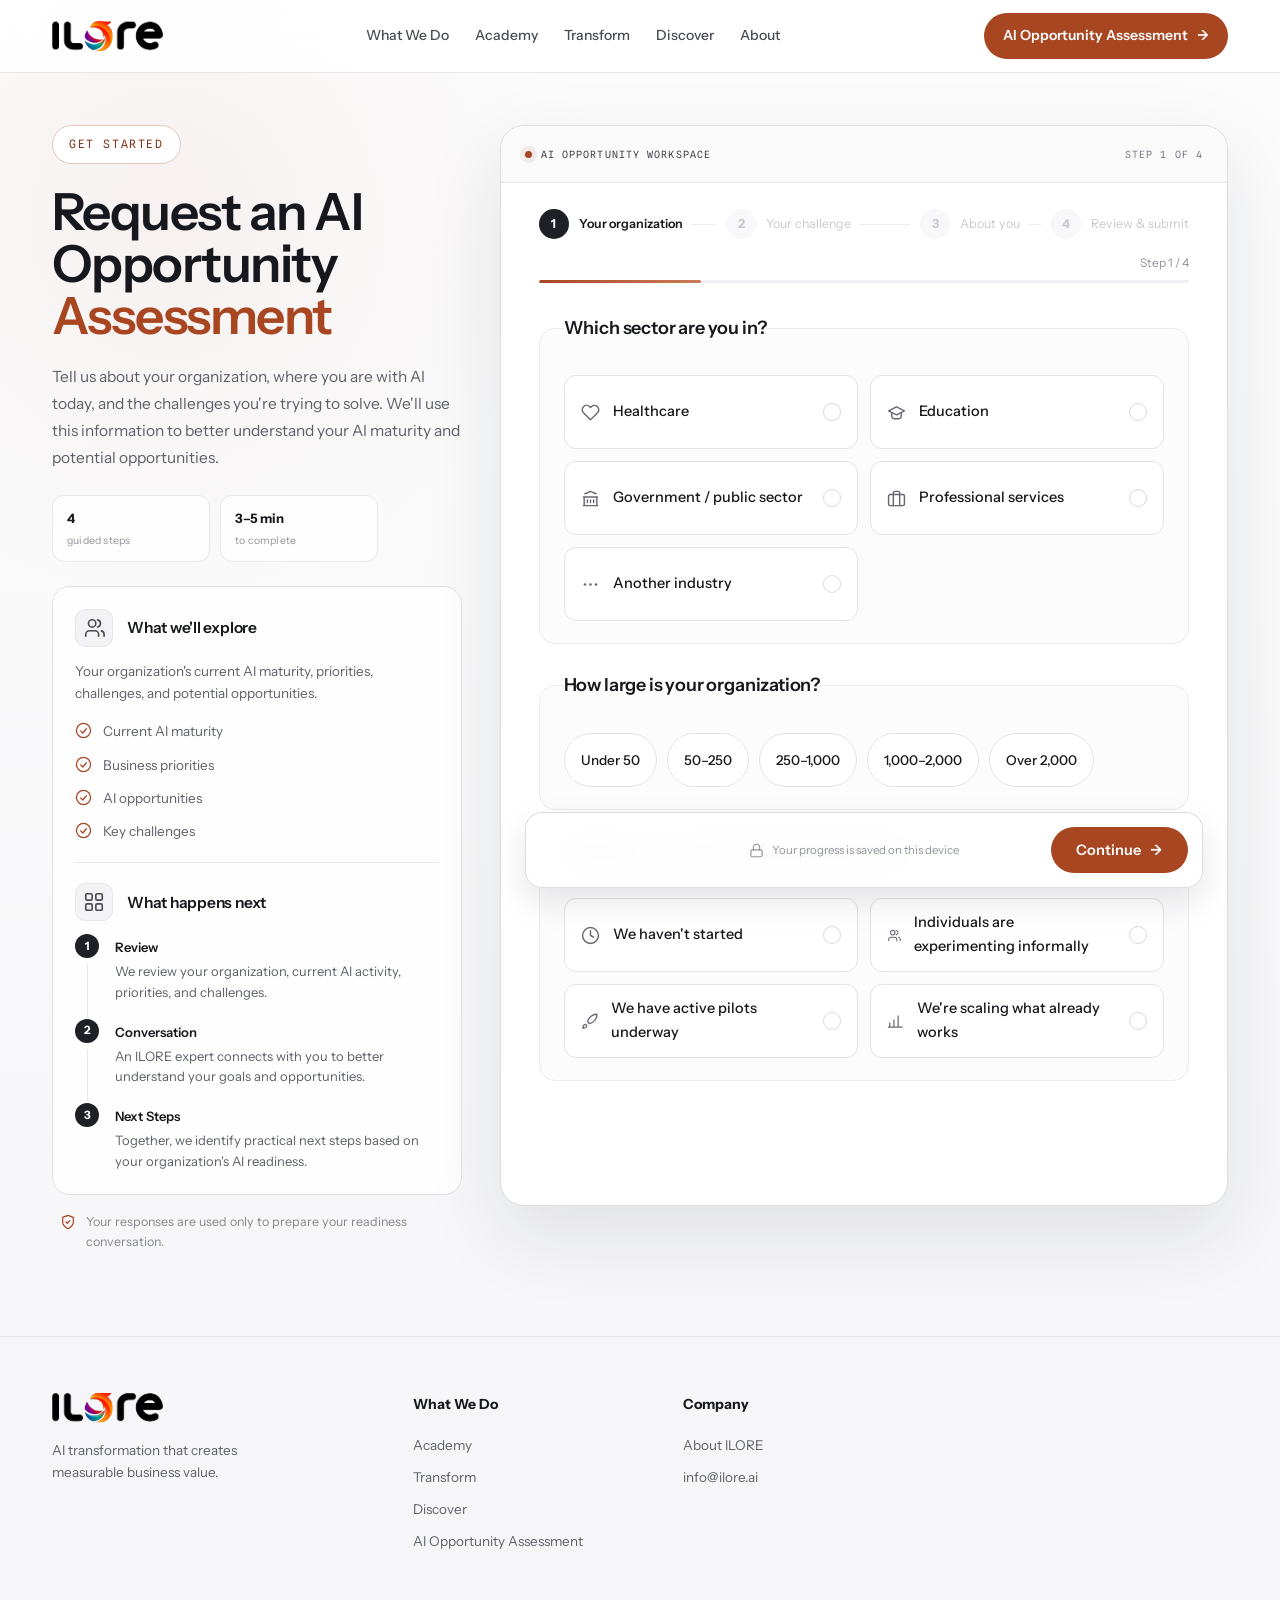
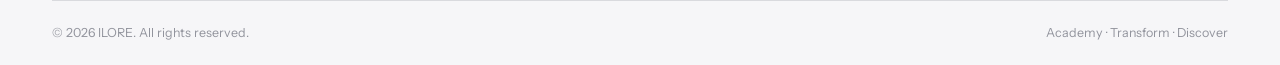
<file: assessment.html>
<!doctype html>
<html lang="en" class="no-js">
<head>
<meta charset="utf-8">
<meta name="viewport" content="width=device-width, initial-scale=1">
<title>Request an AI Opportunity Assessment | ILORE</title>
<meta name="description" content="Tell us about your organization, where you are with AI today, and the challenges you're trying to solve. We'll use this information to better understand your AI maturity and potential opportunities.">
<meta property="og:title" content="Request an AI Opportunity Assessment | ILORE">
<meta property="og:description" content="Four guided steps to help ILORE understand your organization's AI maturity, priorities and opportunities.">
<meta property="og:type" content="website">
<link rel="canonical" href="https://www.ilore.ai/assessment.html">
     <meta property="og:url" content="https://www.ilore.ai/assessment.html">
<meta property="og:image" content="https://www.ilore.ai/img/og-image.png">
<meta property="og:image:width" content="1200">
<meta property="og:image:height" content="630">
<meta property="og:image:alt" content="ILORE — Turn AI into measurable business value.">
<meta name="twitter:card" content="summary_large_image">
<meta name="twitter:title" content="Request an AI Opportunity Assessment | ILORE">
<meta name="twitter:description" content="Four guided steps to help ILORE understand your organization's AI maturity, priorities and opportunities.">
<meta name="twitter:image" content="https://www.ilore.ai/img/og-image.png">
<script type="application/ld+json">{"@context":"https://schema.org","@type":"Organization","@id":"https://www.ilore.ai/#organization","name":"ILORE","url":"https://www.ilore.ai/","logo":"https://www.ilore.ai/img/logo.png","email":"info@ilore.ai","description":"AI transformation company helping organizations adopt, implement, automate, optimize, and scale artificial intelligence responsibly.","knowsAbout":["AI education","AI strategy","Intelligent automation","AI solution development","AI visibility optimization"],"contactPoint":{"@type":"ContactPoint","email":"info@ilore.ai","contactType":"sales"}}</script>
<script type="application/ld+json">{"@context":"https://schema.org","@type":"ContactPage","@id":"https://www.ilore.ai/assessment.html","url":"https://www.ilore.ai/assessment.html","name":"Request an AI Opportunity Assessment","description":"Guided intake to help ILORE understand an organization's AI maturity, priorities and opportunities.","isPartOf":{"@id":"https://www.ilore.ai/#website"},"about":{"@id":"https://www.ilore.ai/#organization"}}</script>
<link rel="icon" href="img/favicon.png" type="image/png">
<link rel="preconnect" href="https://fonts.googleapis.com">
<link rel="preconnect" href="https://fonts.gstatic.com" crossorigin>
<link href="https://fonts.googleapis.com/css2?family=Instrument+Sans:wght@400;500;600;700&family=Spline+Sans+Mono:wght@400;500&display=swap" rel="stylesheet">
<link rel="stylesheet" href="assets/css/base.css?v=20260831">
<link rel="stylesheet" href="assets/css/components.css?v=20260831">
<link rel="stylesheet" href="assets/css/assessment.css?v=20260831">
<script>document.documentElement.className = "js";</script>
</head>
<body class="assessment-page">
<a class="skip-link" href="#main">Skip to content</a>

<header class="site-header">
  <div class="container">
    <div class="site-header__inner">
      <a class="wordmark" href="index.html"><img class="wordmark__img" src="img/logo.svg" alt="ILORE"></a>

      <nav class="site-nav" aria-label="Primary">
        <a class="site-nav__link" href="index.html#divisions">What We Do</a>
        <a class="site-nav__link" href="index.html#academy">Academy</a>
        <a class="site-nav__link" href="index.html#transform">Transform</a>
        <a class="site-nav__link" href="index.html#discover">Discover</a>
        <a class="site-nav__link" href="index.html#about">About</a>
      </nav>

      <div class="site-header__actions">
        <a class="button button--primary button--compact" href="assessment.html" aria-current="page" data-cta="header-assess">AI Opportunity Assessment <span class="button__arrow" aria-hidden="true">&rarr;</span></a>
      </div>

      <button class="menu-toggle" id="menuToggle" type="button" aria-expanded="false" aria-controls="mobileMenu" aria-label="Open navigation">
        <span class="menu-toggle__icon" aria-hidden="true"><span></span><span></span><span></span></span>
      </button>
    </div>

    <nav class="mobile-menu" id="mobileMenu" aria-label="Mobile" hidden>
      <a class="mobile-menu__link" href="index.html#divisions">What We Do</a>
      <a class="mobile-menu__link" href="index.html#academy">Academy</a>
      <a class="mobile-menu__link" href="index.html#transform">Transform</a>
      <a class="mobile-menu__link" href="index.html#discover">Discover</a>
      <a class="mobile-menu__link" href="index.html#about">About</a>
      <a class="button button--primary" href="assessment.html" aria-current="page" data-cta="mobile-assess">AI Opportunity Assessment</a>
    </nav>
  </div>
</header>

<main id="main">
  <div class="container assessment-layout">

    <!-- Context -->
    <div class="assessment-intro">
      <p class="badge">Get started</p>
      <h1 class="assessment-title">Request an AI Opportunity <span class="accent">Assessment</span></h1>
      <p class="assessment-lede">Tell us about your organization, where you are with AI today, and the challenges you're trying to solve. We'll use this information to better understand your AI maturity and potential opportunities.</p>

      <ul class="assessment-meta" aria-label="Assessment details">
        <li><strong>4</strong><small>guided steps</small></li>
        <li><strong>3–5 min</strong><small>to complete</small></li>
      </ul>

      <div class="intent-chip" id="intentChip">
        <span class="intent-chip__key">You're asking about</span>
        <span class="intent-chip__value" id="intentLabel"></span>
        <button class="intent-chip__clear" type="button" id="intentClear" aria-label="Clear topic">&times;</button>
      </div>

      <div class="support-stack">
        <div class="support-card">
          <div class="support-card__head">
            <span class="support-card__icon" aria-hidden="true">
              <svg class="icon" viewBox="0 0 24 24" focusable="false">
                <path d="M17 21v-2a4 4 0 0 0-4-4H7a4 4 0 0 0-4 4v2"></path>
                <circle cx="10" cy="7" r="4"></circle>
                <path d="M23 21v-2a4 4 0 0 0-3-3.87"></path>
                <path d="M16 3.13a4 4 0 0 1 0 7.75"></path>
              </svg>
            </span>
            <h2 class="support-card__title">What we'll explore</h2>
          </div>
          <p class="support-card__intro">Your organization's current AI maturity, priorities, challenges, and potential opportunities.</p>
          <ul class="explore-list">
            <li><svg class="icon" viewBox="0 0 24 24" aria-hidden="true" focusable="false"><circle cx="12" cy="12" r="10"></circle><polyline points="8 12.5 11 15.5 16 9.5"></polyline></svg>Current AI maturity</li>
            <li><svg class="icon" viewBox="0 0 24 24" aria-hidden="true" focusable="false"><circle cx="12" cy="12" r="10"></circle><polyline points="8 12.5 11 15.5 16 9.5"></polyline></svg>Business priorities</li>
            <li><svg class="icon" viewBox="0 0 24 24" aria-hidden="true" focusable="false"><circle cx="12" cy="12" r="10"></circle><polyline points="8 12.5 11 15.5 16 9.5"></polyline></svg>AI opportunities</li>
            <li><svg class="icon" viewBox="0 0 24 24" aria-hidden="true" focusable="false"><circle cx="12" cy="12" r="10"></circle><polyline points="8 12.5 11 15.5 16 9.5"></polyline></svg>Key challenges</li>
          </ul>

          <div class="support-divider" role="presentation"></div>

          <div class="support-card__head">
            <span class="support-card__icon" aria-hidden="true">
              <svg class="icon" viewBox="0 0 24 24" focusable="false">
                <rect x="3" y="3" width="7" height="7" rx="1.5"></rect>
                <rect x="14" y="3" width="7" height="7" rx="1.5"></rect>
                <rect x="3" y="14" width="7" height="7" rx="1.5"></rect>
                <rect x="14" y="14" width="7" height="7" rx="1.5"></rect>
              </svg>
            </span>
            <h2 class="support-card__title">What happens next</h2>
          </div>
          <ol class="next-list">
            <li>
              <span class="next-list__number" aria-hidden="true">1</span>
              <div>
                <p class="next-list__title">Review</p>
                <p>We review your organization, current AI activity, priorities, and challenges.</p>
              </div>
            </li>
            <li>
              <span class="next-list__number" aria-hidden="true">2</span>
              <div>
                <p class="next-list__title">Conversation</p>
                <p>An ILORE expert connects with you to better understand your goals and opportunities.</p>
              </div>
            </li>
            <li>
              <span class="next-list__number" aria-hidden="true">3</span>
              <div>
                <p class="next-list__title">Next Steps</p>
                <p>Together, we identify practical next steps based on your organization's AI readiness.</p>
              </div>
            </li>
          </ol>
        </div>

        <p class="trust-note" id="privacy">
          <svg class="icon" viewBox="0 0 24 24" aria-hidden="true" focusable="false"><path d="M12 22s8-4 8-10V5l-8-3-8 3v7c0 6 8 10 8 10z"></path><polyline points="9 12 11 14 15 10"></polyline></svg>
          <span>Your responses are used only to prepare your readiness conversation.</span>
        </p>
      </div>
    </div>

    <!-- Workspace -->
    <div>
      <div class="form-card">
        <form id="assessmentForm" novalidate>
          <div class="honeypot" aria-hidden="true">
            <label for="companyWebsite">Leave this field empty</label>
            <input type="text" id="companyWebsite" name="company_website" tabindex="-1" autocomplete="off">
          </div>

          <div class="workspace-bar">
            <span class="workspace-bar__label"><span class="workspace-bar__dot" aria-hidden="true"></span>AI opportunity workspace</span>
            <span id="workspaceState">Step 1 of 4</span>
          </div>

          <div class="form-card__body">
            <ol class="stepper">
              <li class="stepper__item is-current" id="stepIndicator0"><span class="stepper__dot" aria-hidden="true">1</span><span class="stepper__label">Your organization</span></li>
              <li class="stepper__item" id="stepIndicator1"><span class="stepper__line" aria-hidden="true"></span><span class="stepper__dot" aria-hidden="true">2</span><span class="stepper__label">Your challenge</span></li>
              <li class="stepper__item" id="stepIndicator2"><span class="stepper__line" aria-hidden="true"></span><span class="stepper__dot" aria-hidden="true">3</span><span class="stepper__label">About you</span></li>
              <li class="stepper__item" id="stepIndicator3"><span class="stepper__line" aria-hidden="true"></span><span class="stepper__dot" aria-hidden="true">4</span><span class="stepper__label">Review &amp; submit</span></li>
            </ol>

            <div class="progress"><span class="progress__count" id="progressCount">Step 1 / 4</span></div>
            <div class="progress__bar" id="progressBar" role="progressbar" aria-label="Assessment progress" aria-valuemin="1" aria-valuemax="4" aria-valuenow="1">
              <span class="progress__fill" id="progressFill" style="width:25%"></span>
            </div>

            <p class="sr-only" id="formStatus" role="status" aria-live="polite"></p>

            <!-- Step 1 — Your organization -->
            <div class="step is-active" id="step0" role="group" aria-label="Step 1 of 4: Your organization" tabindex="-1">
              <fieldset class="question-group" aria-describedby="error-industry">
                <legend class="question">Which sector are you in?</legend>
                <div class="option-grid">
                  <label class="option">
                    <span class="option__icon" aria-hidden="true"><svg class="icon" viewBox="0 0 24 24" focusable="false"><path d="M20.84 4.61a5.5 5.5 0 0 0-7.78 0L12 5.67l-1.06-1.06a5.5 5.5 0 0 0-7.78 7.78l1.06 1.06L12 21.23l7.78-7.78 1.06-1.06a5.5 5.5 0 0 0 0-7.78z"></path></svg></span>
                    Healthcare
                    <input type="radio" name="industry" value="Healthcare">
                    <span class="option__ring" aria-hidden="true"></span>
                  </label>
                  <label class="option">
                    <span class="option__icon" aria-hidden="true"><svg class="icon" viewBox="0 0 24 24" focusable="false"><path d="M22 10 12 5 2 10l10 5 10-5z"></path><path d="M6 12.5V17c0 1.7 2.7 3 6 3s6-1.3 6-3v-4.5"></path></svg></span>
                    Education
                    <input type="radio" name="industry" value="Education">
                    <span class="option__ring" aria-hidden="true"></span>
                  </label>
                  <label class="option">
                    <span class="option__icon" aria-hidden="true"><svg class="icon" viewBox="0 0 24 24" focusable="false"><path d="M3 21h18M3 10h18M5 6l7-3 7 3M4 10v11M20 10v11M8 14v3M12 14v3M16 14v3"></path></svg></span>
                    Government / public sector
                    <input type="radio" name="industry" value="Government / public sector">
                    <span class="option__ring" aria-hidden="true"></span>
                  </label>
                  <label class="option">
                    <span class="option__icon" aria-hidden="true"><svg class="icon" viewBox="0 0 24 24" focusable="false"><rect x="2" y="7" width="20" height="14" rx="2"></rect><path d="M16 21V5a2 2 0 0 0-2-2h-4a2 2 0 0 0-2 2v16"></path></svg></span>
                    Professional services
                    <input type="radio" name="industry" value="Professional services">
                    <span class="option__ring" aria-hidden="true"></span>
                  </label>
                  <label class="option">
                    <span class="option__icon" aria-hidden="true"><svg class="icon" viewBox="0 0 24 24" focusable="false"><circle cx="5" cy="12" r="1.6" fill="currentColor" stroke="none"></circle><circle cx="12" cy="12" r="1.6" fill="currentColor" stroke="none"></circle><circle cx="19" cy="12" r="1.6" fill="currentColor" stroke="none"></circle></svg></span>
                    Another industry
                    <input type="radio" name="industry" value="Another industry">
                    <span class="option__ring" aria-hidden="true"></span>
                  </label>
                </div>
                <p class="field-error" id="error-industry" role="alert">Please choose your sector so we can prepare relevant examples.</p>

                <div class="conditional field field--spaced" id="industryOtherField">
                  <label class="field__label" for="industryOther">Which industry?</label>
                  <input type="text" id="industryOther" aria-describedby="error-industryOther" placeholder="e.g. Manufacturing, logistics, non-profit…">
                  <p class="field-error" id="error-industryOther" role="alert">Please tell us your industry.</p>
                </div>
              </fieldset>

              <fieldset class="question-group" aria-describedby="error-size">
                <legend class="question">How large is your organization?</legend>
                <div class="option-row">
                  <label class="option option--pill"><input type="radio" name="size" value="Under 50">Under 50</label>
                  <label class="option option--pill"><input type="radio" name="size" value="50–250">50–250</label>
                  <label class="option option--pill"><input type="radio" name="size" value="250–1,000">250–1,000</label>
                  <label class="option option--pill"><input type="radio" name="size" value="1,000–2,000">1,000–2,000</label>
                  <label class="option option--pill"><input type="radio" name="size" value="Over 2,000">Over 2,000</label>
                </div>
                <p class="field-error" id="error-size" role="alert">Please select your organization's size.</p>
              </fieldset>

              <fieldset class="question-group" aria-describedby="error-stage">
                <legend class="question">Where is your organization with AI today?</legend>
                <div class="option-grid">
                  <label class="option">
                    <span class="option__icon" aria-hidden="true"><svg class="icon" viewBox="0 0 24 24" focusable="false"><circle cx="12" cy="12" r="10"></circle><polyline points="12 6 12 12 16 14"></polyline></svg></span>
                    We haven't started
                    <input type="radio" name="stage" value="We haven't started">
                    <span class="option__ring" aria-hidden="true"></span>
                  </label>
                  <label class="option">
                    <span class="option__icon" aria-hidden="true"><svg class="icon" viewBox="0 0 24 24" focusable="false"><path d="M17 21v-2a4 4 0 0 0-4-4H7a4 4 0 0 0-4 4v2"></path><circle cx="10" cy="7" r="4"></circle><path d="M23 21v-2a4 4 0 0 0-3-3.87"></path><path d="M16 3.13a4 4 0 0 1 0 7.75"></path></svg></span>
                    Individuals are experimenting informally
                    <input type="radio" name="stage" value="Individuals are experimenting informally">
                    <span class="option__ring" aria-hidden="true"></span>
                  </label>
                  <label class="option">
                    <span class="option__icon" aria-hidden="true"><svg class="icon" viewBox="0 0 24 24" focusable="false"><path d="M4.5 16.5c-1.5 1.3-2 5-2 5s3.7-.5 5-2c.7-.8.7-2-.1-2.8-.8-.7-2.1-.7-2.9-.2z"></path><path d="M12 15l-3-3a22 22 0 0 1 2-3.95A12.88 12.88 0 0 1 22 2c0 2.72-.78 7.5-6 11a22.35 22.35 0 0 1-4 2z"></path></svg></span>
                    We have active pilots underway
                    <input type="radio" name="stage" value="We have active pilots underway">
                    <span class="option__ring" aria-hidden="true"></span>
                  </label>
                  <label class="option">
                    <span class="option__icon" aria-hidden="true"><svg class="icon" viewBox="0 0 24 24" focusable="false"><path d="M4 20v-6M10 20V10M16 20V4M22 20H2"></path></svg></span>
                    We're scaling what already works
                    <input type="radio" name="stage" value="We're scaling what already works">
                    <span class="option__ring" aria-hidden="true"></span>
                  </label>
                </div>
                <p class="field-error" id="error-stage" role="alert">Please tell us where you are today. There's no wrong answer.</p>
              </fieldset>
            </div>

            <!-- Step 2 — Your challenge -->
            <div class="step step--challenge" id="step1" role="group" aria-label="Step 2 of 4: Your challenge" tabindex="-1">
              <fieldset class="question-group" aria-describedby="error-challenge">
                <legend class="question question--tight">What's your biggest AI challenge right now?</legend>
                <p class="question-note" id="challengeNote">Since you're early in the journey, these are the challenges we hear most.</p>

                <div class="option-grid conditional is-visible" id="challengeEarly">
                  <label class="option"><input type="radio" name="challengeEarly" value="We don't know where to begin">We don't know where to begin<span class="option__ring" aria-hidden="true"></span></label>
                  <label class="option"><input type="radio" name="challengeEarly" value="Our people need AI knowledge and confidence">Our people need AI knowledge and confidence<span class="option__ring" aria-hidden="true"></span></label>
                  <label class="option"><input type="radio" name="challengeEarly" value="We can't tell which use cases are worth pursuing">We can't tell which use cases are worth pursuing<span class="option__ring" aria-hidden="true"></span></label>
                  <label class="option"><input type="radio" name="challengeEarly" value="Governance, privacy, or security concerns">Governance, privacy, or security concerns<span class="option__ring" aria-hidden="true"></span></label>
                </div>

                <div class="option-grid conditional" id="challengeLate">
                  <label class="option"><input type="radio" name="challengeLate" value="Pilots aren't creating measurable value">Pilots aren't creating measurable value<span class="option__ring" aria-hidden="true"></span></label>
                  <label class="option"><input type="radio" name="challengeLate" value="Adoption is uneven across teams">Adoption is uneven across teams<span class="option__ring" aria-hidden="true"></span></label>
                  <label class="option"><input type="radio" name="challengeLate" value="Manual processes we know we should automate">Manual processes we know we should automate<span class="option__ring" aria-hidden="true"></span></label>
                  <label class="option"><input type="radio" name="challengeLate" value="We're hard to find in AI-powered search">We're hard to find in AI-powered search<span class="option__ring" aria-hidden="true"></span></label>
                </div>

                <p class="field-error" id="error-challenge" role="alert">Please pick the challenge closest to yours. You can add nuance below.</p>
              </fieldset>

              <div class="field">
                <label class="field__label" for="challengeDetail">Anything else we should know? <span class="field__optional">(optional)</span></label>
                <textarea id="challengeDetail" rows="3" placeholder="Share any specific goals, challenges, timelines, or context that will help us prepare for our conversation."></textarea>
              </div>
            </div>

            <!-- Step 3 — About you -->
            <div class="step step--about" id="step2" role="group" aria-label="Step 3 of 4: About you" tabindex="-1">
              <div class="two-col">
                <div class="field">
                  <label class="field__label" for="fullName">Full name</label>
                  <input type="text" id="fullName" autocomplete="name" aria-describedby="error-name" placeholder="First and last name">
                  <p class="field-error" id="error-name" role="alert">Please enter your name.</p>
                </div>
                <div class="field">
                  <label class="field__label" for="email">Work email</label>
                  <input type="email" id="email" autocomplete="email" aria-describedby="error-email" placeholder="you@organization.ca">
                  <p class="field-error" id="error-email" role="alert">That doesn't look like a valid email address.</p>
                </div>
                <div class="field">
                  <label class="field__label" for="organization">Organization</label>
                  <input type="text" id="organization" autocomplete="organization" aria-describedby="error-org" placeholder="Organization name">
                  <p class="field-error" id="error-org" role="alert">Please enter your organization's name.</p>
                </div>
                <div class="field">
                  <label class="field__label" for="jobTitle">Job title <span class="field__optional">(optional)</span></label>
                  <input type="text" id="jobTitle" autocomplete="organization-title" placeholder="e.g. Director of Operations">
                </div>
              </div>

              <fieldset class="question-group">
                <legend class="question">How would you prefer we follow up?</legend>
                <div class="option-row">
                  <label class="option option--pill"><input type="radio" name="contact" value="Email">Email</label>
                  <label class="option option--pill"><input type="radio" name="contact" value="Phone or video call">Phone or video call</label>
                  <label class="option option--pill"><input type="radio" name="contact" value="Either works">Either works</label>
                </div>

                <div class="conditional field field--phone" id="phoneField">
                  <label class="field__label" for="phone">Phone number</label>
                  <input type="tel" id="phone" autocomplete="tel" aria-describedby="error-phone" placeholder="+1 (___) ___-____">
                  <p class="field-error" id="error-phone" role="alert">Please add a number we can reach you at.</p>
                </div>
              </fieldset>
            </div>

            <!-- Step 4 — Review & submit -->
            <div class="step" id="step3" role="group" aria-label="Step 4 of 4: Review and submit" tabindex="-1">
              <div class="review" id="reviewBox"></div>

              <div>
                <label class="consent">
                  <input type="checkbox" id="consent" aria-describedby="error-consent">
                  <span>I agree that ILORE may use these details to prepare and follow up about an AI readiness conversation, nothing more. <a href="#privacy">How we handle your information</a></span>
                </label>
                <p class="field-error" id="error-consent" role="alert">Please confirm you're comfortable with us following up before submitting.</p>
                <p class="field-error" id="error-submit" role="alert">Something went wrong sending your request. Your answers are still saved on this device. Please try again.</p>
              </div>
            </div>

            <div class="form-controls">
              <button class="button button--secondary is-invisible" type="button" id="backButton">Back</button>
              <span class="save-note" id="saveNote">
                <svg class="icon" viewBox="0 0 24 24" aria-hidden="true" focusable="false"><rect x="3" y="11" width="18" height="11" rx="2"></rect><path d="M7 11V7a5 5 0 0 1 10 0v4"></path></svg>
                Your progress is saved on this device
              </span>
              <button class="button button--primary" type="button" id="nextButton">Continue <span class="button__arrow" aria-hidden="true">&rarr;</span></button>
              <button class="button button--primary" type="submit" id="submitButton" hidden>Submit Assessment Request</button>
            </div>
          </div>
        </form>

        <!-- Submitted -->
        <div class="outcome" id="successPanel">
          <div class="outcome__tick" aria-hidden="true">&#10003;</div>
          <h2 class="outcome__title">Thank You — We've Received Your Request</h2>
          <p class="outcome__lede">A member of the ILORE team will review your responses and reach out using your preferred contact method.</p>
          <p class="eyebrow">What happens next</p>
          <div class="next-steps">
            <div class="next-steps__row"><span class="next-steps__index">01</span><span><strong>Review.</strong> We review your organization, current AI activity, priorities, and challenges.</span></div>
            <div class="next-steps__row"><span class="next-steps__index">02</span><span><strong>Conversation.</strong> An ILORE expert connects with you to better understand your goals and opportunities.</span></div>
            <div class="next-steps__row"><span class="next-steps__index">03</span><span><strong>Next Steps.</strong> Together, we identify practical next steps based on your organization's AI readiness.</span></div>
          </div>
          <div class="outcome__actions">
            <a class="button button--secondary" href="index.html">Back to Homepage</a>
          </div>
        </div>

        <!-- No delivery endpoint configured -->
        <div class="outcome" id="pendingPanel">
          <h2 class="outcome__title">Submission isn't connected yet</h2>
          <p class="outcome__lede">This form isn't linked to a live inbox yet, so nothing was sent. Your answers are saved on this device and will be here when you return.</p>
          <p class="outcome__hint">Delivery isn't configured on the server yet.</p>
          <div class="outcome__actions">
            <button class="button button--secondary" type="button" id="pendingEdit">Back to my answers</button>
            <a class="button button--secondary" href="index.html">Back to Homepage</a>
          </div>
        </div>
      </div>
    </div>

  </div>
</main>

<footer class="site-footer">
  <div class="container">
    <div class="site-footer__grid">
      <div>
        <a class="wordmark" href="index.html"><img class="wordmark__img" src="img/logo.svg" alt="ILORE"></a>
        <p class="site-footer__tagline">AI transformation that creates measurable business value.</p>
      </div>

      <nav class="footer-column" aria-label="What we do">
        <p class="footer-column__title">What We Do</p>
        <a href="index.html#academy">Academy</a>
        <a href="index.html#transform">Transform</a>
        <a href="index.html#discover">Discover</a>
        <a href="assessment.html">AI Opportunity Assessment</a>
      </nav>

      <nav class="footer-column" aria-label="Company">
        <p class="footer-column__title">Company</p>
        <a href="index.html#about">About ILORE</a>
        <a href="mailto:info@ilore.ai">info@ilore.ai</a>
        </nav>
    </div>

    <div class="site-footer__base">
      <span>&copy; 2026 ILORE. All rights reserved.</span>
      <span>Academy &middot; Transform &middot; Discover</span>
    </div>
  </div>
</footer>

<script src="assets/js/main.js?v=20260831" defer></script>
<script src="assets/js/assessment.js?v=20260831" defer></script>
</body>
</html>
</file>
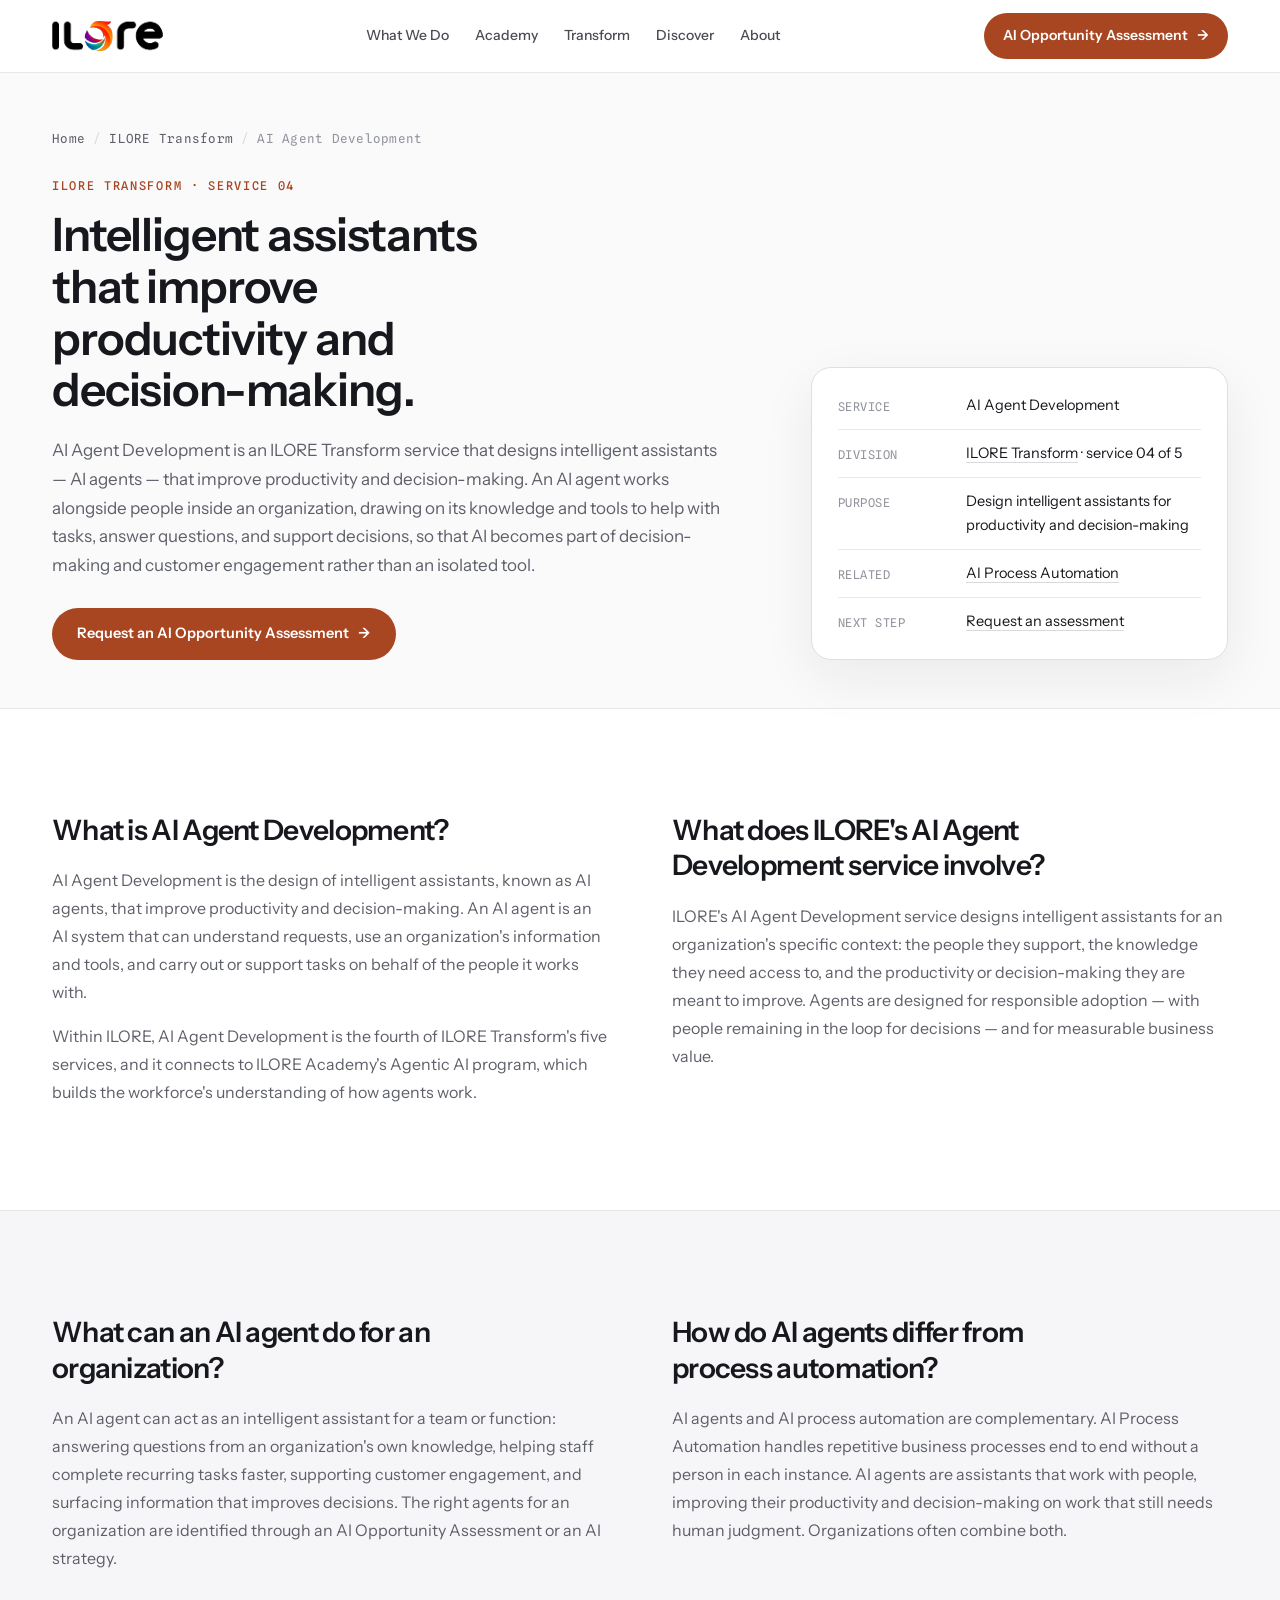
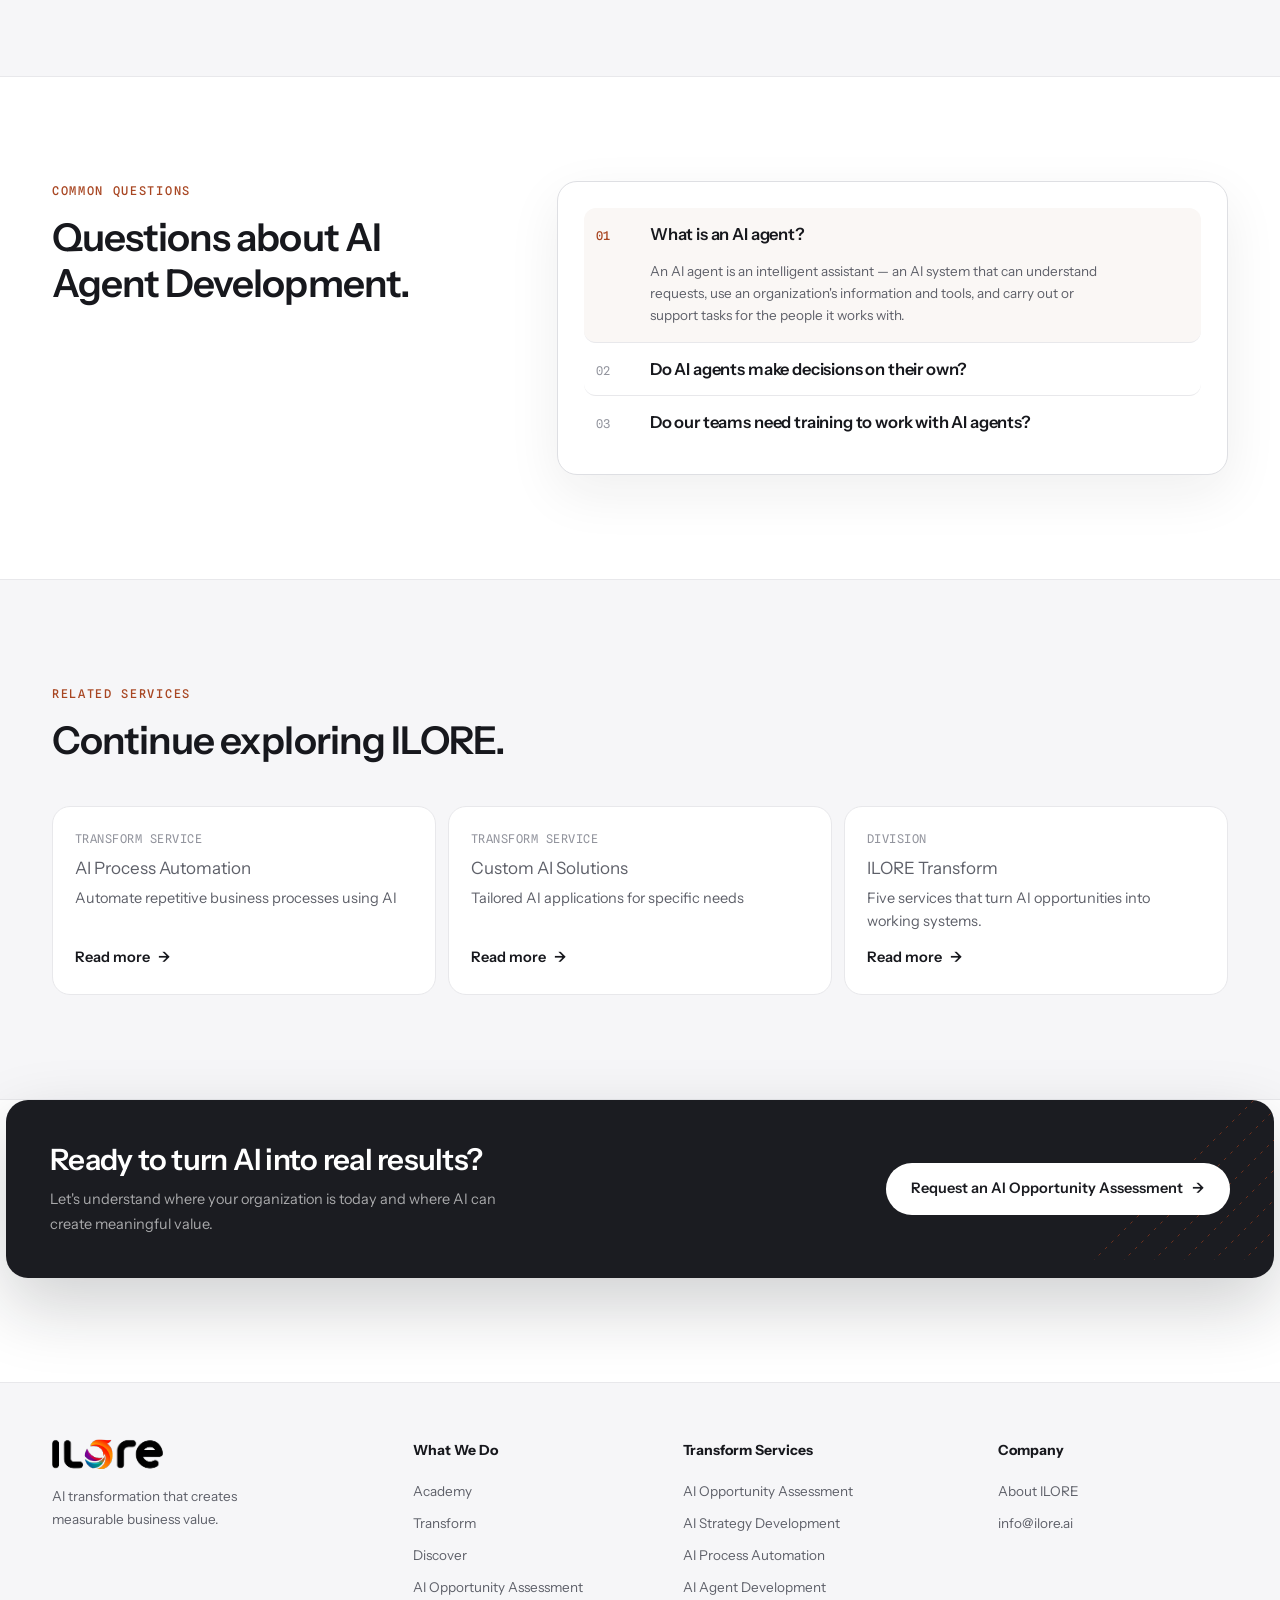
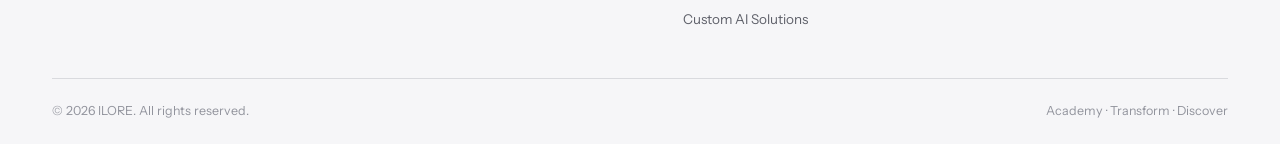
<file: transform/ai-agent-development.html>
<!doctype html>
<html lang="en" class="no-js">
<head>
<meta charset="utf-8">
<meta name="viewport" content="width=device-width, initial-scale=1">
<title>AI Agent Development | ILORE Transform</title>
<meta name="description" content="AI Agent Development is an ILORE Transform service that designs intelligent assistants — AI agents — that improve productivity and decision-making for the people who use them.">
<meta property="og:title" content="AI Agent Development | ILORE Transform">
<meta property="og:description" content="AI Agent Development is an ILORE Transform service that designs intelligent assistants — AI agents — that improve productivity and decision-making for the people who use them.">
<meta property="og:type" content="website">
<link rel="canonical" href="https://www.ilore.ai/transform/ai-agent-development">
<meta property="og:url" content="https://www.ilore.ai/transform/ai-agent-development">
<meta property="og:image" content="https://www.ilore.ai/img/og-image.png">
<meta property="og:image:width" content="1200">
<meta property="og:image:height" content="630">
<meta property="og:image:alt" content="ILORE — Turn AI into measurable business value.">
<meta name="twitter:card" content="summary_large_image">
<meta name="twitter:title" content="AI Agent Development | ILORE Transform">
<meta name="twitter:description" content="AI Agent Development is an ILORE Transform service that designs intelligent assistants — AI agents — that improve productivity and decision-making for the people who use them.">
<meta name="twitter:image" content="https://www.ilore.ai/img/og-image.png">
<link rel="icon" href="../img/favicon.png" type="image/png">
<script type="application/ld+json">{"@context":"https://schema.org","@type":"Service","@id":"https://www.ilore.ai/transform/ai-agent-development#service","name":"AI Agent Development","serviceType":"AI Agent Development","description":"AI Agent Development is an ILORE Transform service that designs intelligent assistants — AI agents — that improve productivity and decision-making for the people who use them.","url":"https://www.ilore.ai/transform/ai-agent-development","provider":{"@id":"https://www.ilore.ai/#organization"},"areaServed":"Canada","isRelatedTo":{"@id":"https://www.ilore.ai/transform/#service"}}</script>
<script type="application/ld+json">{"@context":"https://schema.org","@type":"WebPage","@id":"https://www.ilore.ai/transform/ai-agent-development","url":"https://www.ilore.ai/transform/ai-agent-development","name":"AI Agent Development | ILORE Transform","description":"AI Agent Development is an ILORE Transform service that designs intelligent assistants — AI agents — that improve productivity and decision-making for the people who use them.","isPartOf":{"@id":"https://www.ilore.ai/#website"},"about":{"@id":"https://www.ilore.ai/transform/ai-agent-development#service"}}</script>
<script type="application/ld+json">{"@context":"https://schema.org","@type":"BreadcrumbList","itemListElement":[{"@type":"ListItem","position":1,"name":"Home","item":"https://www.ilore.ai/"},{"@type":"ListItem","position":2,"name":"ILORE Transform","item":"https://www.ilore.ai/transform/"},{"@type":"ListItem","position":3,"name":"AI Agent Development","item":"https://www.ilore.ai/transform/ai-agent-development"}]}</script>
<script type="application/ld+json">{"@context":"https://schema.org","@type":"FAQPage","mainEntity":[{"@type":"Question","name":"What is an AI agent?","acceptedAnswer":{"@type":"Answer","text":"An AI agent is an intelligent assistant — an AI system that can understand requests, use an organization's information and tools, and carry out or support tasks for the people it works with."}},{"@type":"Question","name":"Do AI agents make decisions on their own?","acceptedAnswer":{"@type":"Answer","text":"ILORE designs agents to improve decision-making, with people in the loop for decisions, in line with its responsible adoption approach."}},{"@type":"Question","name":"Do our teams need training to work with AI agents?","acceptedAnswer":{"@type":"Answer","text":"ILORE Academy's Agentic AI program, part of its Core AI programs, builds the workforce's understanding of how AI agents work and how to use them well."}}]}</script>
<link rel="preconnect" href="https://fonts.googleapis.com">
<link rel="preconnect" href="https://fonts.gstatic.com" crossorigin>
<link href="https://fonts.googleapis.com/css2?family=Instrument+Sans:wght@400;500;600;700&family=Spline+Sans+Mono:wght@400;500&display=swap" rel="stylesheet">
<link rel="stylesheet" href="../assets/css/base.css">
<link rel="stylesheet" href="../assets/css/components.css">
<link rel="stylesheet" href="../assets/css/home.css">
<link rel="stylesheet" href="../assets/css/page.css">
<script>document.documentElement.className = "js";</script>
</head>
<body>
<a class="skip-link" href="#main">Skip to content</a>
<header class="site-header" id="top">
  <div class="container">
    <div class="site-header__inner">
      <a class="wordmark" href="../index.html"><img class="wordmark__img" src="../img/logo.svg" alt="ILORE"></a>

      <nav class="site-nav" aria-label="Primary">
        <a class="site-nav__link" href="../index.html#divisions">What We Do</a>
        <a class="site-nav__link" href="../academy/">Academy</a>
        <a class="site-nav__link" href="../transform/">Transform</a>
        <a class="site-nav__link" href="../discover/">Discover</a>
        <a class="site-nav__link" href="../index.html#about">About</a>
      </nav>

      <div class="site-header__actions">
        <a class="button button--primary button--compact" href="../assessment.html" data-cta="header-assess">AI Opportunity Assessment <span class="button__arrow" aria-hidden="true">&rarr;</span></a>
      </div>

      <button class="menu-toggle" id="menuToggle" type="button" aria-expanded="false" aria-controls="mobileMenu" aria-label="Open navigation">
        <span class="menu-toggle__icon" aria-hidden="true"><span></span><span></span><span></span></span>
      </button>
    </div>

    <nav class="mobile-menu" id="mobileMenu" aria-label="Mobile" hidden>
      <a class="mobile-menu__link" href="../index.html#divisions">What We Do</a>
      <a class="mobile-menu__link" href="../academy/">Academy</a>
      <a class="mobile-menu__link" href="../transform/">Transform</a>
      <a class="mobile-menu__link" href="../discover/">Discover</a>
      <a class="mobile-menu__link" href="../index.html#about">About</a>
      <a class="button button--primary" href="../assessment.html" data-cta="mobile-assess">AI Opportunity Assessment</a>
    </nav>
  </div>
</header>
<main id="main">

  <!-- Page hero -->
  <section class="page-hero" aria-labelledby="page-title">
    <div class="container">
      <ol class="page-hero__crumbs" aria-label="Breadcrumb"><li><a href="../index.html">Home</a></li><li><a href="index.html">ILORE Transform</a></li><li><span aria-current="page">AI Agent Development</span></li></ol>
      <div class="page-hero__grid">
        <div>
          <p class="eyebrow">ILORE Transform &middot; Service 04</p>
          <h1 class="page-hero__title" id="page-title">Intelligent assistants that improve productivity and decision-making.</h1>
          <p class="page-hero__lede">AI Agent Development is an ILORE Transform service that designs intelligent assistants — AI agents — that improve productivity and decision-making. An AI agent works alongside people inside an organization, drawing on its knowledge and tools to help with tasks, answer questions, and support decisions, so that AI becomes part of decision-making and customer engagement rather than an isolated tool.</p>
          <div class="page-hero__actions">
            <a class="button button--primary" href="../assessment.html" data-cta="page-hero-assess">Request an AI Opportunity Assessment <span class="button__arrow" aria-hidden="true">&rarr;</span></a>
          </div>
        </div>
        <div class="panel">
          <dl class="facts"><div class="facts__row"><dt class="facts__key">Service</dt><dd class="facts__value">AI Agent Development</dd></div><div class="facts__row"><dt class="facts__key">Division</dt><dd class="facts__value"><a href="index.html">ILORE Transform</a> · service 04 of 5</dd></div><div class="facts__row"><dt class="facts__key">Purpose</dt><dd class="facts__value">Design intelligent assistants for productivity and decision-making</dd></div><div class="facts__row"><dt class="facts__key">Related</dt><dd class="facts__value"><a href="ai-process-automation.html">AI Process Automation</a></dd></div><div class="facts__row"><dt class="facts__key">Next step</dt><dd class="facts__value"><a href="../assessment.html">Request an assessment</a></dd></div></dl>
        </div>
      </div>
    </div>
  </section>

  <section class="section" aria-labelledby="q1">
    <div class="container">
      <div class="prose-grid">
        <div class="prose reveal">
          <h2 class="prose__title" id="q1">What is AI Agent Development?</h2>
          <p>AI Agent Development is the design of intelligent assistants, known as AI agents, that improve productivity and decision-making. An AI agent is an AI system that can understand requests, use an organization's information and tools, and carry out or support tasks on behalf of the people it works with.</p><p>Within ILORE, AI Agent Development is the fourth of ILORE Transform's five services, and it connects to ILORE Academy's Agentic AI program, which builds the workforce's understanding of how agents work.</p>
        </div>
<div class="prose reveal">
          <h2 class="prose__title" id="q2">What does ILORE's AI Agent Development service involve?</h2>
          <p>ILORE's AI Agent Development service designs intelligent assistants for an organization's specific context: the people they support, the knowledge they need access to, and the productivity or decision-making they are meant to improve. Agents are designed for responsible adoption — with people remaining in the loop for decisions — and for measurable business value.</p>
        </div>
      </div>
    </div>
  </section>

  <section class="section section--sunken" aria-labelledby="q3">
    <div class="container">
      <div class="prose-grid">
        <div class="prose reveal">
          <h2 class="prose__title" id="q3">What can an AI agent do for an organization?</h2>
          <p>An AI agent can act as an intelligent assistant for a team or function: answering questions from an organization's own knowledge, helping staff complete recurring tasks faster, supporting customer engagement, and surfacing information that improves decisions. The right agents for an organization are identified through an AI Opportunity Assessment or an AI strategy.</p>
        </div>
<div class="prose reveal">
          <h2 class="prose__title" id="q4">How do AI agents differ from process automation?</h2>
          <p>AI agents and AI process automation are complementary. AI Process Automation handles repetitive business processes end to end without a person in each instance. AI agents are assistants that work with people, improving their productivity and decision-making on work that still needs human judgment. Organizations often combine both.</p>
        </div>
      </div>
    </div>
  </section>

  <!-- FAQ -->
  <section class="section" id="faq" aria-labelledby="faq-title">
    <div class="container split">
      <div class="split__intro reveal">
        <p class="eyebrow">Common questions</p>
        <h2 class="split__title" id="faq-title">Questions about AI Agent Development.</h2>
      </div>

      <div class="panel panel--flow reveal">
        <ol class="flow">
          <li class="flow__item is-open">
            <span class="flow__node" aria-hidden="true">01</span>
            <div>
              <h3 class="flow__heading"><button class="flow__toggle" type="button" aria-expanded="true" aria-controls="faq-body-1">What is an AI agent?</button></h3>
              <div class="flow__body" id="faq-body-1">
                <div class="flow__body-inner">
                  <p>An AI agent is an intelligent assistant — an AI system that can understand requests, use an organization's information and tools, and carry out or support tasks for the people it works with.</p>
                </div>
              </div>
            </div>
          </li>
          <li class="flow__item">
            <span class="flow__node" aria-hidden="true">02</span>
            <div>
              <h3 class="flow__heading"><button class="flow__toggle" type="button" aria-expanded="false" aria-controls="faq-body-2">Do AI agents make decisions on their own?</button></h3>
              <div class="flow__body" id="faq-body-2">
                <div class="flow__body-inner">
                  <p>ILORE designs agents to improve decision-making, with people in the loop for decisions, in line with its responsible adoption approach.</p>
                </div>
              </div>
            </div>
          </li>
          <li class="flow__item">
            <span class="flow__node" aria-hidden="true">03</span>
            <div>
              <h3 class="flow__heading"><button class="flow__toggle" type="button" aria-expanded="false" aria-controls="faq-body-3">Do our teams need training to work with AI agents?</button></h3>
              <div class="flow__body" id="faq-body-3">
                <div class="flow__body-inner">
                  <p>ILORE Academy's Agentic AI program, part of its Core AI programs, builds the workforce's understanding of how AI agents work and how to use them well.</p>
                </div>
              </div>
            </div>
          </li>
        </ol>
      </div>
    </div>
  </section>

  <!-- Related -->
  <section class="section section--sunken" aria-labelledby="related-title">
    <div class="container">
      <div class="section-head reveal">
        <p class="eyebrow">Related services</p>
        <h2 class="section-head__title" id="related-title">Continue exploring ILORE.</h2>
      </div>
      <div class="related-grid reveal">
        <a class="related-card" href="ai-process-automation.html">
          <span class="related-card__kind">Transform service</span>
          <span class="related-card__name">AI Process Automation</span>
          <span class="related-card__text">Automate repetitive business processes using AI</span>
          <span class="link-more">Read more <span class="link-more__arrow" aria-hidden="true">&rarr;</span></span>
        </a>
        <a class="related-card" href="custom-ai-solutions.html">
          <span class="related-card__kind">Transform service</span>
          <span class="related-card__name">Custom AI Solutions</span>
          <span class="related-card__text">Tailored AI applications for specific needs</span>
          <span class="link-more">Read more <span class="link-more__arrow" aria-hidden="true">&rarr;</span></span>
        </a>
        <a class="related-card" href="index.html">
          <span class="related-card__kind">Division</span>
          <span class="related-card__name">ILORE Transform</span>
          <span class="related-card__text">Five services that turn AI opportunities into working systems.</span>
          <span class="link-more">Read more <span class="link-more__arrow" aria-hidden="true">&rarr;</span></span>
        </a>
      </div>
    </div>
  </section>

  <!-- Closing CTA -->
  <section class="section section--flush-top" aria-labelledby="closing-cta-title">
    <div class="cta-band reveal">
      <svg class="cta-band__deco" viewBox="0 0 280 160" preserveAspectRatio="none" aria-hidden="true" focusable="false">
        <g stroke="#C84A1B" stroke-width="1" stroke-dasharray="3 6" fill="none">
          <path d="M60 200 L280 -20"></path>
          <path d="M90 200 L310 -20"></path>
          <path d="M120 200 L340 -20"></path>
          <path d="M150 200 L370 -20"></path>
          <path d="M180 200 L400 -20"></path>
          <path d="M210 200 L430 -20"></path>
        </g>
      </svg>

      <div class="cta-band__copy">
        <h2 class="cta-band__title" id="closing-cta-title">Ready to turn AI into real results?</h2>
        <p>Let's understand where your organization is today and where AI can create meaningful value.</p>
      </div>

      <div class="cta-band__actions">
        <a class="button button--primary button--on-dark" href="../assessment.html" data-cta="band-assess">Request an AI Opportunity Assessment <span class="button__arrow" aria-hidden="true">&rarr;</span></a>
      </div>
    </div>
  </section>

</main>

<footer class="site-footer">
  <div class="container">
    <div class="site-footer__grid">
      <div>
        <a class="wordmark" href="../index.html"><img class="wordmark__img" src="../img/logo.svg" alt="ILORE"></a>
        <p class="site-footer__tagline">AI transformation that creates measurable business value.</p>
      </div>

      <nav class="footer-column" aria-label="What we do">
        <p class="footer-column__title">What We Do</p>
        <a href="../academy/">Academy</a>
        <a href="../transform/">Transform</a>
        <a href="../discover/">Discover</a>
        <a href="../assessment.html">AI Opportunity Assessment</a>
      </nav>

      <nav class="footer-column" aria-label="Transform services">
        <p class="footer-column__title">Transform Services</p>
        <a href="../transform/ai-opportunity-assessment.html">AI Opportunity Assessment</a>
        <a href="../transform/ai-strategy-development.html">AI Strategy Development</a>
        <a href="../transform/ai-process-automation.html">AI Process Automation</a>
        <a href="../transform/ai-agent-development.html">AI Agent Development</a>
        <a href="../transform/custom-ai-solutions.html">Custom AI Solutions</a>
      </nav>

      <nav class="footer-column" aria-label="Company">
        <p class="footer-column__title">Company</p>
        <a href="../index.html#about">About ILORE</a>
        <a href="mailto:info@ilore.ai">info@ilore.ai</a>
      </nav>
    </div>

    <div class="site-footer__base">
      <span>&copy; 2026 ILORE. All rights reserved.</span>
      <span>Academy &middot; Transform &middot; Discover</span>
    </div>
  </div>
</footer>

<script src="../assets/js/main.js" defer></script>
</body>
</html>
</file>
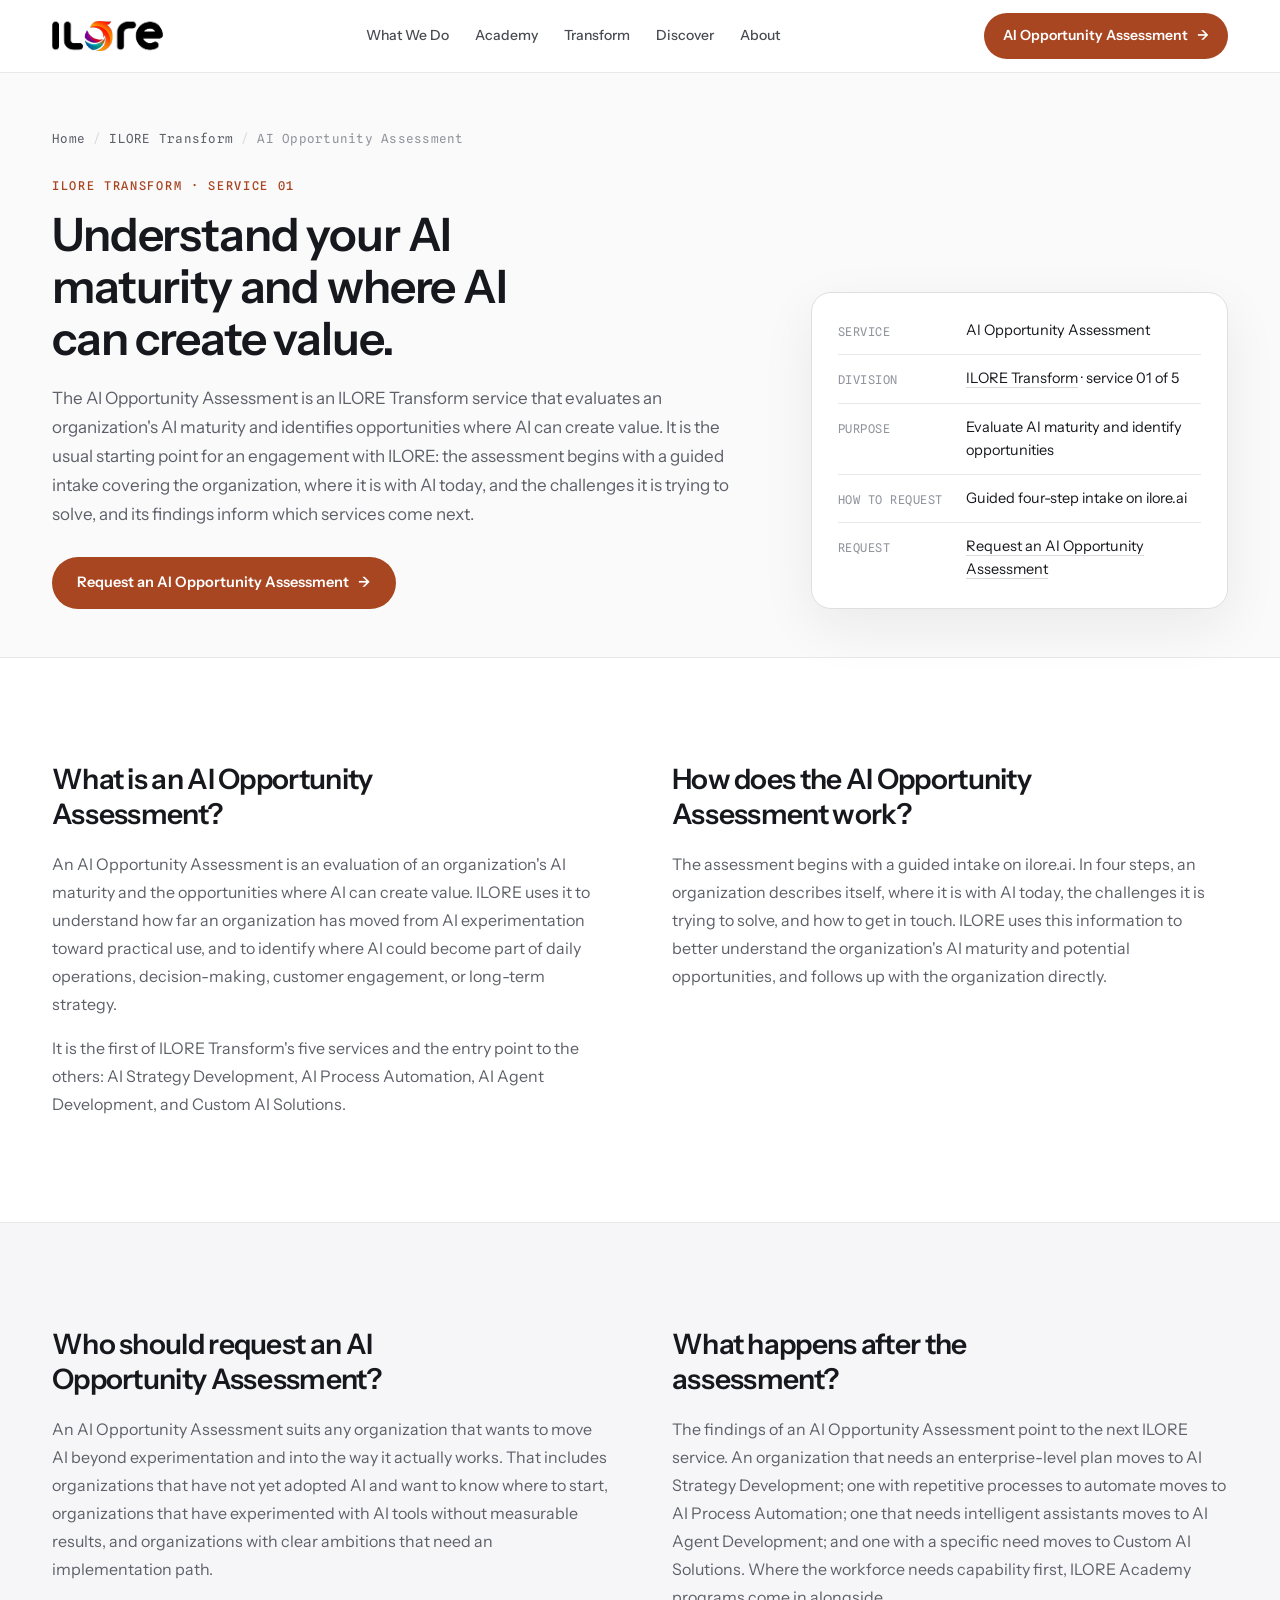
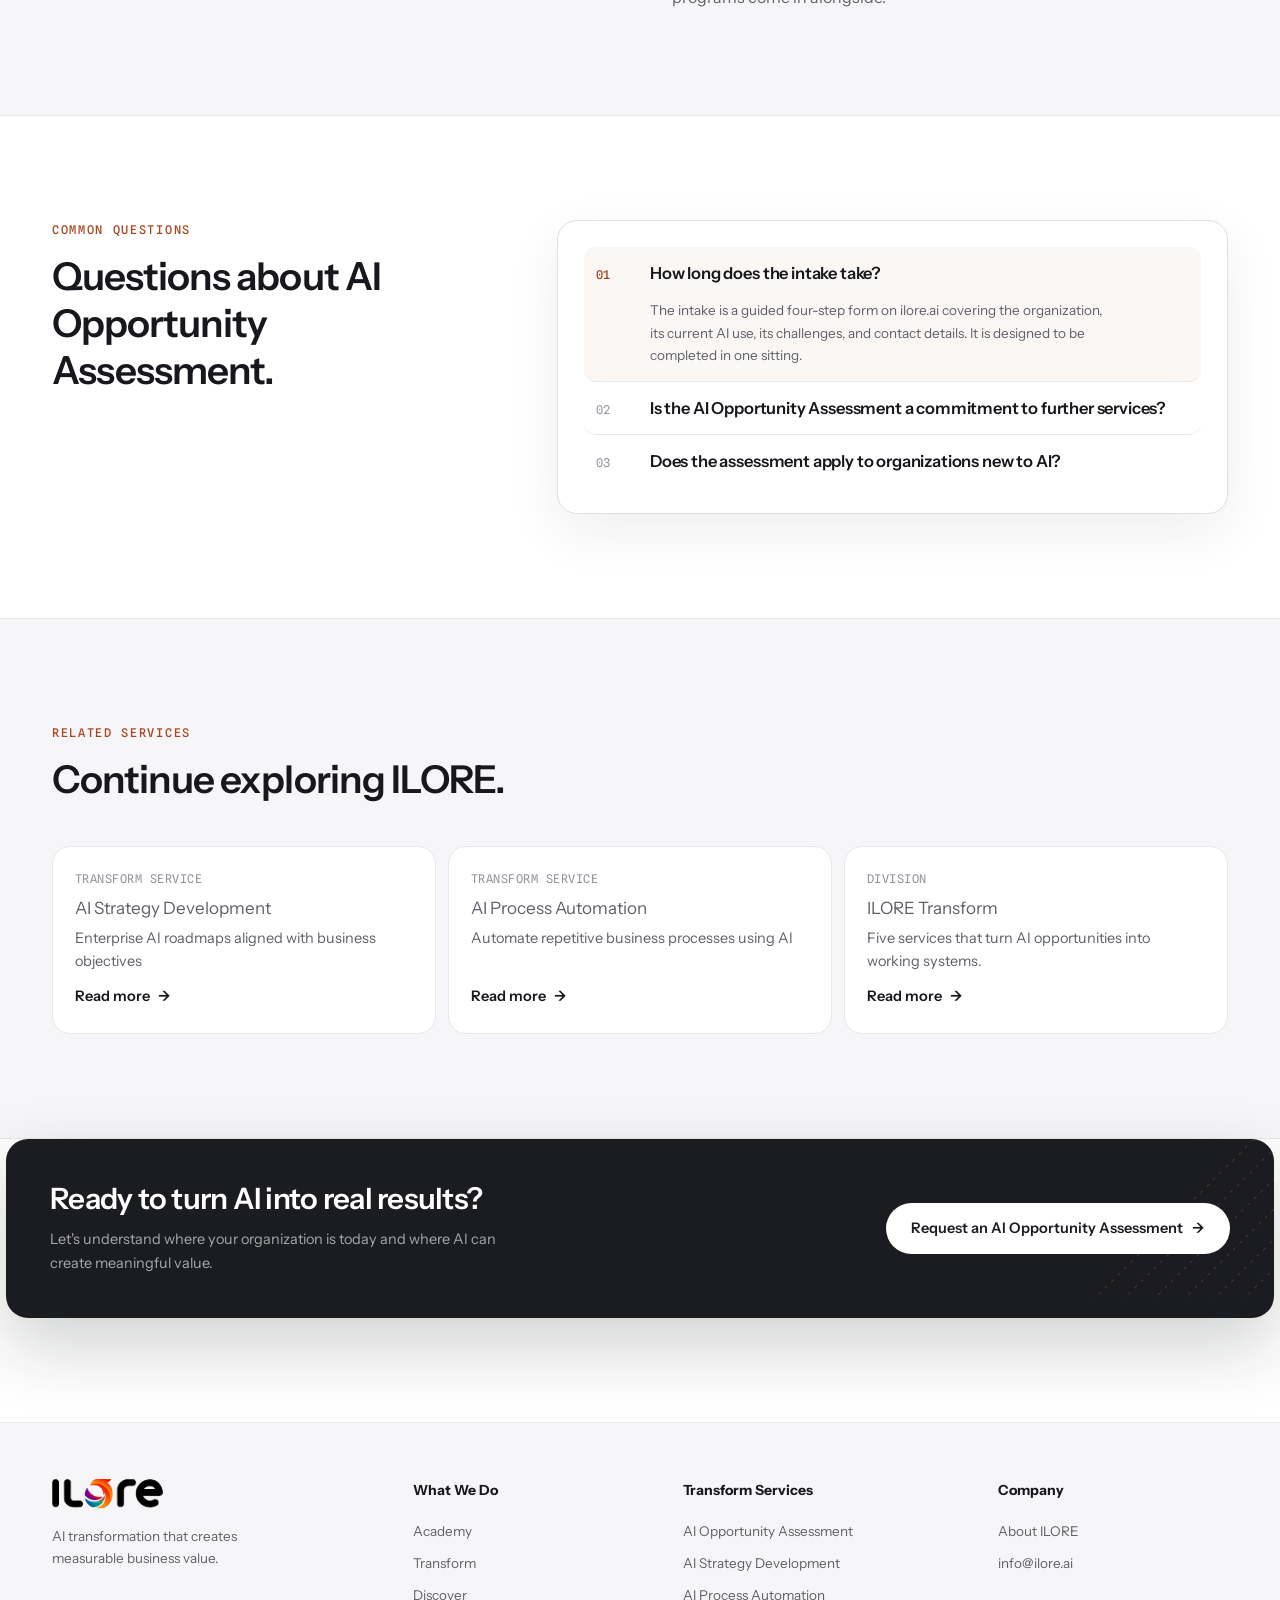
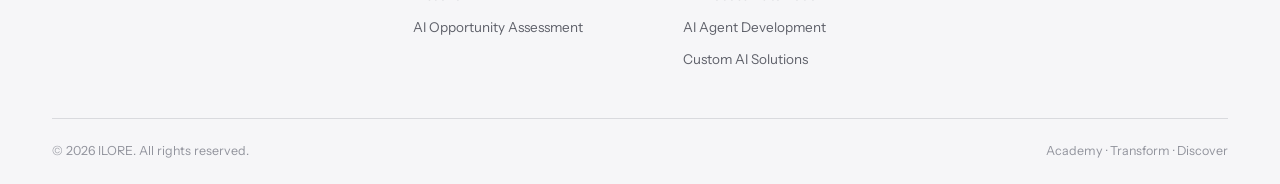
<file: transform/ai-opportunity-assessment.html>
<!doctype html>
<html lang="en" class="no-js">
<head>
<meta charset="utf-8">
<meta name="viewport" content="width=device-width, initial-scale=1">
<title>AI Opportunity Assessment | ILORE Transform</title>
<meta name="description" content="The AI Opportunity Assessment is ILORE Transform's starting service: it evaluates an organization's AI maturity and identifies where AI can create measurable business value.">
<meta property="og:title" content="AI Opportunity Assessment | ILORE Transform">
<meta property="og:description" content="The AI Opportunity Assessment is ILORE Transform's starting service: it evaluates an organization's AI maturity and identifies where AI can create measurable business value.">
<meta property="og:type" content="website">
<link rel="canonical" href="https://www.ilore.ai/transform/ai-opportunity-assessment">
<meta property="og:url" content="https://www.ilore.ai/transform/ai-opportunity-assessment">
<meta property="og:image" content="https://www.ilore.ai/img/og-image.png">
<meta property="og:image:width" content="1200">
<meta property="og:image:height" content="630">
<meta property="og:image:alt" content="ILORE — Turn AI into measurable business value.">
<meta name="twitter:card" content="summary_large_image">
<meta name="twitter:title" content="AI Opportunity Assessment | ILORE Transform">
<meta name="twitter:description" content="The AI Opportunity Assessment is ILORE Transform's starting service: it evaluates an organization's AI maturity and identifies where AI can create measurable business value.">
<meta name="twitter:image" content="https://www.ilore.ai/img/og-image.png">
<link rel="icon" href="../img/favicon.png" type="image/png">
<script type="application/ld+json">{"@context":"https://schema.org","@type":"Service","@id":"https://www.ilore.ai/transform/ai-opportunity-assessment#service","name":"AI Opportunity Assessment","serviceType":"AI Opportunity Assessment","description":"The AI Opportunity Assessment is ILORE Transform's starting service: it evaluates an organization's AI maturity and identifies where AI can create measurable business value.","url":"https://www.ilore.ai/transform/ai-opportunity-assessment","provider":{"@id":"https://www.ilore.ai/#organization"},"areaServed":"Canada","isRelatedTo":{"@id":"https://www.ilore.ai/transform/#service"}}</script>
<script type="application/ld+json">{"@context":"https://schema.org","@type":"WebPage","@id":"https://www.ilore.ai/transform/ai-opportunity-assessment","url":"https://www.ilore.ai/transform/ai-opportunity-assessment","name":"AI Opportunity Assessment | ILORE Transform","description":"The AI Opportunity Assessment is ILORE Transform's starting service: it evaluates an organization's AI maturity and identifies where AI can create measurable business value.","isPartOf":{"@id":"https://www.ilore.ai/#website"},"about":{"@id":"https://www.ilore.ai/transform/ai-opportunity-assessment#service"}}</script>
<script type="application/ld+json">{"@context":"https://schema.org","@type":"BreadcrumbList","itemListElement":[{"@type":"ListItem","position":1,"name":"Home","item":"https://www.ilore.ai/"},{"@type":"ListItem","position":2,"name":"ILORE Transform","item":"https://www.ilore.ai/transform/"},{"@type":"ListItem","position":3,"name":"AI Opportunity Assessment","item":"https://www.ilore.ai/transform/ai-opportunity-assessment"}]}</script>
<script type="application/ld+json">{"@context":"https://schema.org","@type":"FAQPage","mainEntity":[{"@type":"Question","name":"How long does the intake take?","acceptedAnswer":{"@type":"Answer","text":"The intake is a guided four-step form on ilore.ai covering the organization, its current AI use, its challenges, and contact details. It is designed to be completed in one sitting."}},{"@type":"Question","name":"Is the AI Opportunity Assessment a commitment to further services?","acceptedAnswer":{"@type":"Answer","text":"No. The assessment identifies opportunities and informs which of ILORE Transform's services are relevant. Which services follow, if any, is decided with the organization afterwards."}},{"@type":"Question","name":"Does the assessment apply to organizations new to AI?","acceptedAnswer":{"@type":"Answer","text":"Yes. The assessment evaluates AI maturity wherever an organization is, including organizations that have not yet adopted AI, and identifies where to start."}}]}</script>
<link rel="preconnect" href="https://fonts.googleapis.com">
<link rel="preconnect" href="https://fonts.gstatic.com" crossorigin>
<link href="https://fonts.googleapis.com/css2?family=Instrument+Sans:wght@400;500;600;700&family=Spline+Sans+Mono:wght@400;500&display=swap" rel="stylesheet">
<link rel="stylesheet" href="../assets/css/base.css">
<link rel="stylesheet" href="../assets/css/components.css">
<link rel="stylesheet" href="../assets/css/home.css">
<link rel="stylesheet" href="../assets/css/page.css">
<script>document.documentElement.className = "js";</script>
</head>
<body>
<a class="skip-link" href="#main">Skip to content</a>
<header class="site-header" id="top">
  <div class="container">
    <div class="site-header__inner">
      <a class="wordmark" href="../index.html"><img class="wordmark__img" src="../img/logo.svg" alt="ILORE"></a>

      <nav class="site-nav" aria-label="Primary">
        <a class="site-nav__link" href="../index.html#divisions">What We Do</a>
        <a class="site-nav__link" href="../academy/">Academy</a>
        <a class="site-nav__link" href="../transform/">Transform</a>
        <a class="site-nav__link" href="../discover/">Discover</a>
        <a class="site-nav__link" href="../index.html#about">About</a>
      </nav>

      <div class="site-header__actions">
        <a class="button button--primary button--compact" href="../assessment.html" data-cta="header-assess">AI Opportunity Assessment <span class="button__arrow" aria-hidden="true">&rarr;</span></a>
      </div>

      <button class="menu-toggle" id="menuToggle" type="button" aria-expanded="false" aria-controls="mobileMenu" aria-label="Open navigation">
        <span class="menu-toggle__icon" aria-hidden="true"><span></span><span></span><span></span></span>
      </button>
    </div>

    <nav class="mobile-menu" id="mobileMenu" aria-label="Mobile" hidden>
      <a class="mobile-menu__link" href="../index.html#divisions">What We Do</a>
      <a class="mobile-menu__link" href="../academy/">Academy</a>
      <a class="mobile-menu__link" href="../transform/">Transform</a>
      <a class="mobile-menu__link" href="../discover/">Discover</a>
      <a class="mobile-menu__link" href="../index.html#about">About</a>
      <a class="button button--primary" href="../assessment.html" data-cta="mobile-assess">AI Opportunity Assessment</a>
    </nav>
  </div>
</header>
<main id="main">

  <!-- Page hero -->
  <section class="page-hero" aria-labelledby="page-title">
    <div class="container">
      <ol class="page-hero__crumbs" aria-label="Breadcrumb"><li><a href="../index.html">Home</a></li><li><a href="index.html">ILORE Transform</a></li><li><span aria-current="page">AI Opportunity Assessment</span></li></ol>
      <div class="page-hero__grid">
        <div>
          <p class="eyebrow">ILORE Transform &middot; Service 01</p>
          <h1 class="page-hero__title" id="page-title">Understand your AI maturity and where AI can create value.</h1>
          <p class="page-hero__lede">The AI Opportunity Assessment is an ILORE Transform service that evaluates an organization's AI maturity and identifies opportunities where AI can create value. It is the usual starting point for an engagement with ILORE: the assessment begins with a guided intake covering the organization, where it is with AI today, and the challenges it is trying to solve, and its findings inform which services come next.</p>
          <div class="page-hero__actions">
            <a class="button button--primary" href="../assessment.html" data-cta="page-hero-assess">Request an AI Opportunity Assessment <span class="button__arrow" aria-hidden="true">&rarr;</span></a>
          </div>
        </div>
        <div class="panel">
          <dl class="facts"><div class="facts__row"><dt class="facts__key">Service</dt><dd class="facts__value">AI Opportunity Assessment</dd></div><div class="facts__row"><dt class="facts__key">Division</dt><dd class="facts__value"><a href="index.html">ILORE Transform</a> · service 01 of 5</dd></div><div class="facts__row"><dt class="facts__key">Purpose</dt><dd class="facts__value">Evaluate AI maturity and identify opportunities</dd></div><div class="facts__row"><dt class="facts__key">How to request</dt><dd class="facts__value">Guided four-step intake on ilore.ai</dd></div><div class="facts__row"><dt class="facts__key">Request</dt><dd class="facts__value"><a href="../assessment.html">Request an AI Opportunity Assessment</a></dd></div></dl>
        </div>
      </div>
    </div>
  </section>

  <section class="section" aria-labelledby="q1">
    <div class="container">
      <div class="prose-grid">
        <div class="prose reveal">
          <h2 class="prose__title" id="q1">What is an AI Opportunity Assessment?</h2>
          <p>An AI Opportunity Assessment is an evaluation of an organization's AI maturity and the opportunities where AI can create value. ILORE uses it to understand how far an organization has moved from AI experimentation toward practical use, and to identify where AI could become part of daily operations, decision-making, customer engagement, or long-term strategy.</p><p>It is the first of ILORE Transform's five services and the entry point to the others: AI Strategy Development, AI Process Automation, AI Agent Development, and Custom AI Solutions.</p>
        </div>
<div class="prose reveal">
          <h2 class="prose__title" id="q2">How does the AI Opportunity Assessment work?</h2>
          <p>The assessment begins with a guided intake on ilore.ai. In four steps, an organization describes itself, where it is with AI today, the challenges it is trying to solve, and how to get in touch. ILORE uses this information to better understand the organization's AI maturity and potential opportunities, and follows up with the organization directly.</p>
        </div>
      </div>
    </div>
  </section>

  <section class="section section--sunken" aria-labelledby="q3">
    <div class="container">
      <div class="prose-grid">
        <div class="prose reveal">
          <h2 class="prose__title" id="q3">Who should request an AI Opportunity Assessment?</h2>
          <p>An AI Opportunity Assessment suits any organization that wants to move AI beyond experimentation and into the way it actually works. That includes organizations that have not yet adopted AI and want to know where to start, organizations that have experimented with AI tools without measurable results, and organizations with clear ambitions that need an implementation path.</p>
        </div>
<div class="prose reveal">
          <h2 class="prose__title" id="q4">What happens after the assessment?</h2>
          <p>The findings of an AI Opportunity Assessment point to the next ILORE service. An organization that needs an enterprise-level plan moves to AI Strategy Development; one with repetitive processes to automate moves to AI Process Automation; one that needs intelligent assistants moves to AI Agent Development; and one with a specific need moves to Custom AI Solutions. Where the workforce needs capability first, ILORE Academy programs come in alongside.</p>
        </div>
      </div>
    </div>
  </section>

  <!-- FAQ -->
  <section class="section" id="faq" aria-labelledby="faq-title">
    <div class="container split">
      <div class="split__intro reveal">
        <p class="eyebrow">Common questions</p>
        <h2 class="split__title" id="faq-title">Questions about AI Opportunity Assessment.</h2>
      </div>

      <div class="panel panel--flow reveal">
        <ol class="flow">
          <li class="flow__item is-open">
            <span class="flow__node" aria-hidden="true">01</span>
            <div>
              <h3 class="flow__heading"><button class="flow__toggle" type="button" aria-expanded="true" aria-controls="faq-body-1">How long does the intake take?</button></h3>
              <div class="flow__body" id="faq-body-1">
                <div class="flow__body-inner">
                  <p>The intake is a guided four-step form on ilore.ai covering the organization, its current AI use, its challenges, and contact details. It is designed to be completed in one sitting.</p>
                </div>
              </div>
            </div>
          </li>
          <li class="flow__item">
            <span class="flow__node" aria-hidden="true">02</span>
            <div>
              <h3 class="flow__heading"><button class="flow__toggle" type="button" aria-expanded="false" aria-controls="faq-body-2">Is the AI Opportunity Assessment a commitment to further services?</button></h3>
              <div class="flow__body" id="faq-body-2">
                <div class="flow__body-inner">
                  <p>No. The assessment identifies opportunities and informs which of ILORE Transform's services are relevant. Which services follow, if any, is decided with the organization afterwards.</p>
                </div>
              </div>
            </div>
          </li>
          <li class="flow__item">
            <span class="flow__node" aria-hidden="true">03</span>
            <div>
              <h3 class="flow__heading"><button class="flow__toggle" type="button" aria-expanded="false" aria-controls="faq-body-3">Does the assessment apply to organizations new to AI?</button></h3>
              <div class="flow__body" id="faq-body-3">
                <div class="flow__body-inner">
                  <p>Yes. The assessment evaluates AI maturity wherever an organization is, including organizations that have not yet adopted AI, and identifies where to start.</p>
                </div>
              </div>
            </div>
          </li>
        </ol>
      </div>
    </div>
  </section>

  <!-- Related -->
  <section class="section section--sunken" aria-labelledby="related-title">
    <div class="container">
      <div class="section-head reveal">
        <p class="eyebrow">Related services</p>
        <h2 class="section-head__title" id="related-title">Continue exploring ILORE.</h2>
      </div>
      <div class="related-grid reveal">
        <a class="related-card" href="ai-strategy-development.html">
          <span class="related-card__kind">Transform service</span>
          <span class="related-card__name">AI Strategy Development</span>
          <span class="related-card__text">Enterprise AI roadmaps aligned with business objectives</span>
          <span class="link-more">Read more <span class="link-more__arrow" aria-hidden="true">&rarr;</span></span>
        </a>
        <a class="related-card" href="ai-process-automation.html">
          <span class="related-card__kind">Transform service</span>
          <span class="related-card__name">AI Process Automation</span>
          <span class="related-card__text">Automate repetitive business processes using AI</span>
          <span class="link-more">Read more <span class="link-more__arrow" aria-hidden="true">&rarr;</span></span>
        </a>
        <a class="related-card" href="index.html">
          <span class="related-card__kind">Division</span>
          <span class="related-card__name">ILORE Transform</span>
          <span class="related-card__text">Five services that turn AI opportunities into working systems.</span>
          <span class="link-more">Read more <span class="link-more__arrow" aria-hidden="true">&rarr;</span></span>
        </a>
      </div>
    </div>
  </section>

  <!-- Closing CTA -->
  <section class="section section--flush-top" aria-labelledby="closing-cta-title">
    <div class="cta-band reveal">
      <svg class="cta-band__deco" viewBox="0 0 280 160" preserveAspectRatio="none" aria-hidden="true" focusable="false">
        <g stroke="#C84A1B" stroke-width="1" stroke-dasharray="3 6" fill="none">
          <path d="M60 200 L280 -20"></path>
          <path d="M90 200 L310 -20"></path>
          <path d="M120 200 L340 -20"></path>
          <path d="M150 200 L370 -20"></path>
          <path d="M180 200 L400 -20"></path>
          <path d="M210 200 L430 -20"></path>
        </g>
      </svg>

      <div class="cta-band__copy">
        <h2 class="cta-band__title" id="closing-cta-title">Ready to turn AI into real results?</h2>
        <p>Let's understand where your organization is today and where AI can create meaningful value.</p>
      </div>

      <div class="cta-band__actions">
        <a class="button button--primary button--on-dark" href="../assessment.html" data-cta="band-assess">Request an AI Opportunity Assessment <span class="button__arrow" aria-hidden="true">&rarr;</span></a>
      </div>
    </div>
  </section>

</main>

<footer class="site-footer">
  <div class="container">
    <div class="site-footer__grid">
      <div>
        <a class="wordmark" href="../index.html"><img class="wordmark__img" src="../img/logo.svg" alt="ILORE"></a>
        <p class="site-footer__tagline">AI transformation that creates measurable business value.</p>
      </div>

      <nav class="footer-column" aria-label="What we do">
        <p class="footer-column__title">What We Do</p>
        <a href="../academy/">Academy</a>
        <a href="../transform/">Transform</a>
        <a href="../discover/">Discover</a>
        <a href="../assessment.html">AI Opportunity Assessment</a>
      </nav>

      <nav class="footer-column" aria-label="Transform services">
        <p class="footer-column__title">Transform Services</p>
        <a href="../transform/ai-opportunity-assessment.html">AI Opportunity Assessment</a>
        <a href="../transform/ai-strategy-development.html">AI Strategy Development</a>
        <a href="../transform/ai-process-automation.html">AI Process Automation</a>
        <a href="../transform/ai-agent-development.html">AI Agent Development</a>
        <a href="../transform/custom-ai-solutions.html">Custom AI Solutions</a>
      </nav>

      <nav class="footer-column" aria-label="Company">
        <p class="footer-column__title">Company</p>
        <a href="../index.html#about">About ILORE</a>
        <a href="mailto:info@ilore.ai">info@ilore.ai</a>
      </nav>
    </div>

    <div class="site-footer__base">
      <span>&copy; 2026 ILORE. All rights reserved.</span>
      <span>Academy &middot; Transform &middot; Discover</span>
    </div>
  </div>
</footer>

<script src="../assets/js/main.js" defer></script>
</body>
</html>
</file>
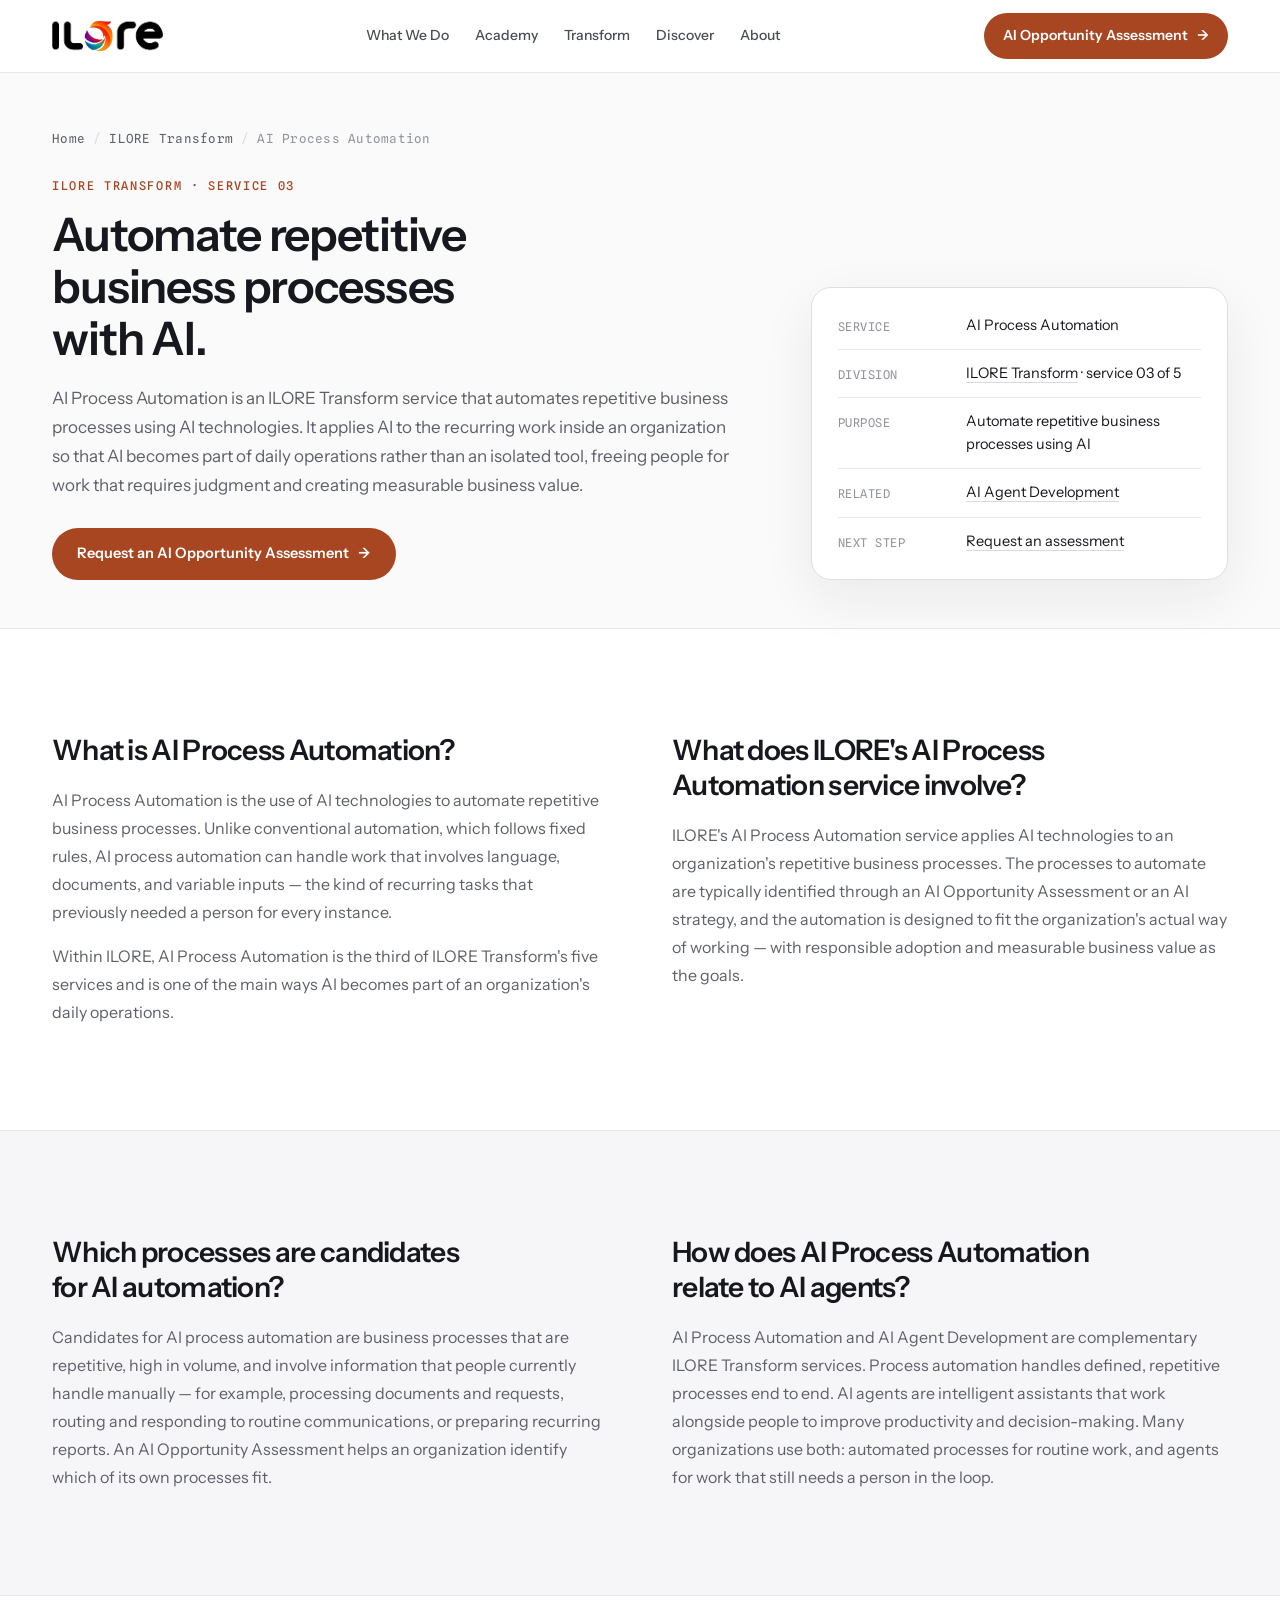
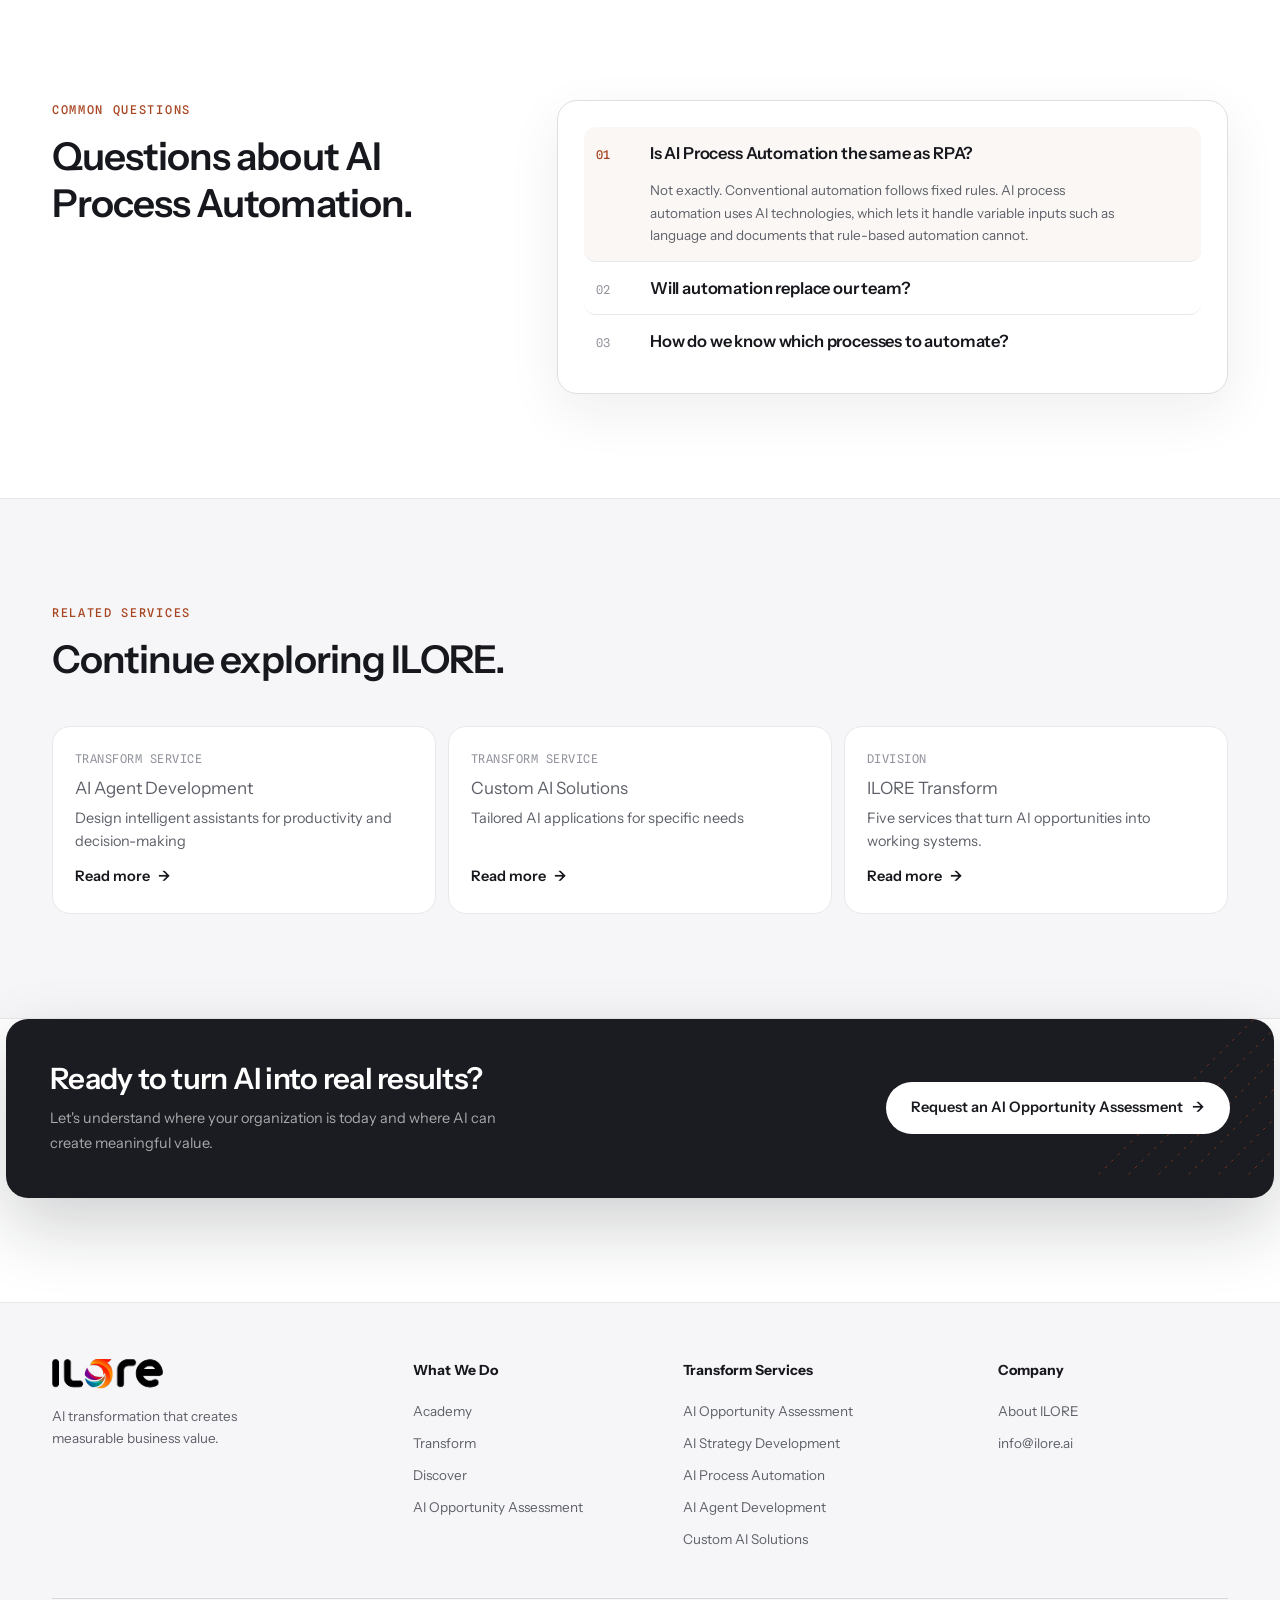
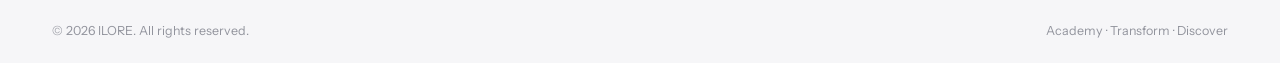
<file: transform/ai-process-automation.html>
<!doctype html>
<html lang="en" class="no-js">
<head>
<meta charset="utf-8">
<meta name="viewport" content="width=device-width, initial-scale=1">
<title>AI Process Automation | ILORE Transform</title>
<meta name="description" content="AI Process Automation is an ILORE Transform service that automates repetitive business processes using AI technologies so that AI becomes part of daily operations.">
<meta property="og:title" content="AI Process Automation | ILORE Transform">
<meta property="og:description" content="AI Process Automation is an ILORE Transform service that automates repetitive business processes using AI technologies so that AI becomes part of daily operations.">
<meta property="og:type" content="website">
<link rel="canonical" href="https://www.ilore.ai/transform/ai-process-automation">
<meta property="og:url" content="https://www.ilore.ai/transform/ai-process-automation">
<meta property="og:image" content="https://www.ilore.ai/img/og-image.png">
<meta property="og:image:width" content="1200">
<meta property="og:image:height" content="630">
<meta property="og:image:alt" content="ILORE — Turn AI into measurable business value.">
<meta name="twitter:card" content="summary_large_image">
<meta name="twitter:title" content="AI Process Automation | ILORE Transform">
<meta name="twitter:description" content="AI Process Automation is an ILORE Transform service that automates repetitive business processes using AI technologies so that AI becomes part of daily operations.">
<meta name="twitter:image" content="https://www.ilore.ai/img/og-image.png">
<link rel="icon" href="../img/favicon.png" type="image/png">
<script type="application/ld+json">{"@context":"https://schema.org","@type":"Service","@id":"https://www.ilore.ai/transform/ai-process-automation#service","name":"AI Process Automation","serviceType":"AI Process Automation","description":"AI Process Automation is an ILORE Transform service that automates repetitive business processes using AI technologies so that AI becomes part of daily operations.","url":"https://www.ilore.ai/transform/ai-process-automation","provider":{"@id":"https://www.ilore.ai/#organization"},"areaServed":"Canada","isRelatedTo":{"@id":"https://www.ilore.ai/transform/#service"}}</script>
<script type="application/ld+json">{"@context":"https://schema.org","@type":"WebPage","@id":"https://www.ilore.ai/transform/ai-process-automation","url":"https://www.ilore.ai/transform/ai-process-automation","name":"AI Process Automation | ILORE Transform","description":"AI Process Automation is an ILORE Transform service that automates repetitive business processes using AI technologies so that AI becomes part of daily operations.","isPartOf":{"@id":"https://www.ilore.ai/#website"},"about":{"@id":"https://www.ilore.ai/transform/ai-process-automation#service"}}</script>
<script type="application/ld+json">{"@context":"https://schema.org","@type":"BreadcrumbList","itemListElement":[{"@type":"ListItem","position":1,"name":"Home","item":"https://www.ilore.ai/"},{"@type":"ListItem","position":2,"name":"ILORE Transform","item":"https://www.ilore.ai/transform/"},{"@type":"ListItem","position":3,"name":"AI Process Automation","item":"https://www.ilore.ai/transform/ai-process-automation"}]}</script>
<script type="application/ld+json">{"@context":"https://schema.org","@type":"FAQPage","mainEntity":[{"@type":"Question","name":"Is AI Process Automation the same as RPA?","acceptedAnswer":{"@type":"Answer","text":"Not exactly. Conventional automation follows fixed rules. AI process automation uses AI technologies, which lets it handle variable inputs such as language and documents that rule-based automation cannot."}},{"@type":"Question","name":"Will automation replace our team?","acceptedAnswer":{"@type":"Answer","text":"ILORE's stated approach is responsible adoption that creates measurable business value. Automating repetitive processes is intended to free people for work that requires judgment, not to remove them from the organization."}},{"@type":"Question","name":"How do we know which processes to automate?","acceptedAnswer":{"@type":"Answer","text":"An AI Opportunity Assessment evaluates AI maturity and identifies opportunities, including which repetitive processes are strong candidates for AI automation."}}]}</script>
<link rel="preconnect" href="https://fonts.googleapis.com">
<link rel="preconnect" href="https://fonts.gstatic.com" crossorigin>
<link href="https://fonts.googleapis.com/css2?family=Instrument+Sans:wght@400;500;600;700&family=Spline+Sans+Mono:wght@400;500&display=swap" rel="stylesheet">
<link rel="stylesheet" href="../assets/css/base.css">
<link rel="stylesheet" href="../assets/css/components.css">
<link rel="stylesheet" href="../assets/css/home.css">
<link rel="stylesheet" href="../assets/css/page.css">
<script>document.documentElement.className = "js";</script>
</head>
<body>
<a class="skip-link" href="#main">Skip to content</a>
<header class="site-header" id="top">
  <div class="container">
    <div class="site-header__inner">
      <a class="wordmark" href="../index.html"><img class="wordmark__img" src="../img/logo.svg" alt="ILORE"></a>

      <nav class="site-nav" aria-label="Primary">
        <a class="site-nav__link" href="../index.html#divisions">What We Do</a>
        <a class="site-nav__link" href="../academy/">Academy</a>
        <a class="site-nav__link" href="../transform/">Transform</a>
        <a class="site-nav__link" href="../discover/">Discover</a>
        <a class="site-nav__link" href="../index.html#about">About</a>
      </nav>

      <div class="site-header__actions">
        <a class="button button--primary button--compact" href="../assessment.html" data-cta="header-assess">AI Opportunity Assessment <span class="button__arrow" aria-hidden="true">&rarr;</span></a>
      </div>

      <button class="menu-toggle" id="menuToggle" type="button" aria-expanded="false" aria-controls="mobileMenu" aria-label="Open navigation">
        <span class="menu-toggle__icon" aria-hidden="true"><span></span><span></span><span></span></span>
      </button>
    </div>

    <nav class="mobile-menu" id="mobileMenu" aria-label="Mobile" hidden>
      <a class="mobile-menu__link" href="../index.html#divisions">What We Do</a>
      <a class="mobile-menu__link" href="../academy/">Academy</a>
      <a class="mobile-menu__link" href="../transform/">Transform</a>
      <a class="mobile-menu__link" href="../discover/">Discover</a>
      <a class="mobile-menu__link" href="../index.html#about">About</a>
      <a class="button button--primary" href="../assessment.html" data-cta="mobile-assess">AI Opportunity Assessment</a>
    </nav>
  </div>
</header>
<main id="main">

  <!-- Page hero -->
  <section class="page-hero" aria-labelledby="page-title">
    <div class="container">
      <ol class="page-hero__crumbs" aria-label="Breadcrumb"><li><a href="../index.html">Home</a></li><li><a href="index.html">ILORE Transform</a></li><li><span aria-current="page">AI Process Automation</span></li></ol>
      <div class="page-hero__grid">
        <div>
          <p class="eyebrow">ILORE Transform &middot; Service 03</p>
          <h1 class="page-hero__title" id="page-title">Automate repetitive business processes with AI.</h1>
          <p class="page-hero__lede">AI Process Automation is an ILORE Transform service that automates repetitive business processes using AI technologies. It applies AI to the recurring work inside an organization so that AI becomes part of daily operations rather than an isolated tool, freeing people for work that requires judgment and creating measurable business value.</p>
          <div class="page-hero__actions">
            <a class="button button--primary" href="../assessment.html" data-cta="page-hero-assess">Request an AI Opportunity Assessment <span class="button__arrow" aria-hidden="true">&rarr;</span></a>
          </div>
        </div>
        <div class="panel">
          <dl class="facts"><div class="facts__row"><dt class="facts__key">Service</dt><dd class="facts__value">AI Process Automation</dd></div><div class="facts__row"><dt class="facts__key">Division</dt><dd class="facts__value"><a href="index.html">ILORE Transform</a> · service 03 of 5</dd></div><div class="facts__row"><dt class="facts__key">Purpose</dt><dd class="facts__value">Automate repetitive business processes using AI</dd></div><div class="facts__row"><dt class="facts__key">Related</dt><dd class="facts__value"><a href="ai-agent-development.html">AI Agent Development</a></dd></div><div class="facts__row"><dt class="facts__key">Next step</dt><dd class="facts__value"><a href="../assessment.html">Request an assessment</a></dd></div></dl>
        </div>
      </div>
    </div>
  </section>

  <section class="section" aria-labelledby="q1">
    <div class="container">
      <div class="prose-grid">
        <div class="prose reveal">
          <h2 class="prose__title" id="q1">What is AI Process Automation?</h2>
          <p>AI Process Automation is the use of AI technologies to automate repetitive business processes. Unlike conventional automation, which follows fixed rules, AI process automation can handle work that involves language, documents, and variable inputs — the kind of recurring tasks that previously needed a person for every instance.</p><p>Within ILORE, AI Process Automation is the third of ILORE Transform's five services and is one of the main ways AI becomes part of an organization's daily operations.</p>
        </div>
<div class="prose reveal">
          <h2 class="prose__title" id="q2">What does ILORE's AI Process Automation service involve?</h2>
          <p>ILORE's AI Process Automation service applies AI technologies to an organization's repetitive business processes. The processes to automate are typically identified through an AI Opportunity Assessment or an AI strategy, and the automation is designed to fit the organization's actual way of working — with responsible adoption and measurable business value as the goals.</p>
        </div>
      </div>
    </div>
  </section>

  <section class="section section--sunken" aria-labelledby="q3">
    <div class="container">
      <div class="prose-grid">
        <div class="prose reveal">
          <h2 class="prose__title" id="q3">Which processes are candidates for AI automation?</h2>
          <p>Candidates for AI process automation are business processes that are repetitive, high in volume, and involve information that people currently handle manually — for example, processing documents and requests, routing and responding to routine communications, or preparing recurring reports. An AI Opportunity Assessment helps an organization identify which of its own processes fit.</p>
        </div>
<div class="prose reveal">
          <h2 class="prose__title" id="q4">How does AI Process Automation relate to AI agents?</h2>
          <p>AI Process Automation and AI Agent Development are complementary ILORE Transform services. Process automation handles defined, repetitive processes end to end. AI agents are intelligent assistants that work alongside people to improve productivity and decision-making. Many organizations use both: automated processes for routine work, and agents for work that still needs a person in the loop.</p>
        </div>
      </div>
    </div>
  </section>

  <!-- FAQ -->
  <section class="section" id="faq" aria-labelledby="faq-title">
    <div class="container split">
      <div class="split__intro reveal">
        <p class="eyebrow">Common questions</p>
        <h2 class="split__title" id="faq-title">Questions about AI Process Automation.</h2>
      </div>

      <div class="panel panel--flow reveal">
        <ol class="flow">
          <li class="flow__item is-open">
            <span class="flow__node" aria-hidden="true">01</span>
            <div>
              <h3 class="flow__heading"><button class="flow__toggle" type="button" aria-expanded="true" aria-controls="faq-body-1">Is AI Process Automation the same as RPA?</button></h3>
              <div class="flow__body" id="faq-body-1">
                <div class="flow__body-inner">
                  <p>Not exactly. Conventional automation follows fixed rules. AI process automation uses AI technologies, which lets it handle variable inputs such as language and documents that rule-based automation cannot.</p>
                </div>
              </div>
            </div>
          </li>
          <li class="flow__item">
            <span class="flow__node" aria-hidden="true">02</span>
            <div>
              <h3 class="flow__heading"><button class="flow__toggle" type="button" aria-expanded="false" aria-controls="faq-body-2">Will automation replace our team?</button></h3>
              <div class="flow__body" id="faq-body-2">
                <div class="flow__body-inner">
                  <p>ILORE's stated approach is responsible adoption that creates measurable business value. Automating repetitive processes is intended to free people for work that requires judgment, not to remove them from the organization.</p>
                </div>
              </div>
            </div>
          </li>
          <li class="flow__item">
            <span class="flow__node" aria-hidden="true">03</span>
            <div>
              <h3 class="flow__heading"><button class="flow__toggle" type="button" aria-expanded="false" aria-controls="faq-body-3">How do we know which processes to automate?</button></h3>
              <div class="flow__body" id="faq-body-3">
                <div class="flow__body-inner">
                  <p>An AI Opportunity Assessment evaluates AI maturity and identifies opportunities, including which repetitive processes are strong candidates for AI automation.</p>
                </div>
              </div>
            </div>
          </li>
        </ol>
      </div>
    </div>
  </section>

  <!-- Related -->
  <section class="section section--sunken" aria-labelledby="related-title">
    <div class="container">
      <div class="section-head reveal">
        <p class="eyebrow">Related services</p>
        <h2 class="section-head__title" id="related-title">Continue exploring ILORE.</h2>
      </div>
      <div class="related-grid reveal">
        <a class="related-card" href="ai-agent-development.html">
          <span class="related-card__kind">Transform service</span>
          <span class="related-card__name">AI Agent Development</span>
          <span class="related-card__text">Design intelligent assistants for productivity and decision-making</span>
          <span class="link-more">Read more <span class="link-more__arrow" aria-hidden="true">&rarr;</span></span>
        </a>
        <a class="related-card" href="custom-ai-solutions.html">
          <span class="related-card__kind">Transform service</span>
          <span class="related-card__name">Custom AI Solutions</span>
          <span class="related-card__text">Tailored AI applications for specific needs</span>
          <span class="link-more">Read more <span class="link-more__arrow" aria-hidden="true">&rarr;</span></span>
        </a>
        <a class="related-card" href="index.html">
          <span class="related-card__kind">Division</span>
          <span class="related-card__name">ILORE Transform</span>
          <span class="related-card__text">Five services that turn AI opportunities into working systems.</span>
          <span class="link-more">Read more <span class="link-more__arrow" aria-hidden="true">&rarr;</span></span>
        </a>
      </div>
    </div>
  </section>

  <!-- Closing CTA -->
  <section class="section section--flush-top" aria-labelledby="closing-cta-title">
    <div class="cta-band reveal">
      <svg class="cta-band__deco" viewBox="0 0 280 160" preserveAspectRatio="none" aria-hidden="true" focusable="false">
        <g stroke="#C84A1B" stroke-width="1" stroke-dasharray="3 6" fill="none">
          <path d="M60 200 L280 -20"></path>
          <path d="M90 200 L310 -20"></path>
          <path d="M120 200 L340 -20"></path>
          <path d="M150 200 L370 -20"></path>
          <path d="M180 200 L400 -20"></path>
          <path d="M210 200 L430 -20"></path>
        </g>
      </svg>

      <div class="cta-band__copy">
        <h2 class="cta-band__title" id="closing-cta-title">Ready to turn AI into real results?</h2>
        <p>Let's understand where your organization is today and where AI can create meaningful value.</p>
      </div>

      <div class="cta-band__actions">
        <a class="button button--primary button--on-dark" href="../assessment.html" data-cta="band-assess">Request an AI Opportunity Assessment <span class="button__arrow" aria-hidden="true">&rarr;</span></a>
      </div>
    </div>
  </section>

</main>

<footer class="site-footer">
  <div class="container">
    <div class="site-footer__grid">
      <div>
        <a class="wordmark" href="../index.html"><img class="wordmark__img" src="../img/logo.svg" alt="ILORE"></a>
        <p class="site-footer__tagline">AI transformation that creates measurable business value.</p>
      </div>

      <nav class="footer-column" aria-label="What we do">
        <p class="footer-column__title">What We Do</p>
        <a href="../academy/">Academy</a>
        <a href="../transform/">Transform</a>
        <a href="../discover/">Discover</a>
        <a href="../assessment.html">AI Opportunity Assessment</a>
      </nav>

      <nav class="footer-column" aria-label="Transform services">
        <p class="footer-column__title">Transform Services</p>
        <a href="../transform/ai-opportunity-assessment.html">AI Opportunity Assessment</a>
        <a href="../transform/ai-strategy-development.html">AI Strategy Development</a>
        <a href="../transform/ai-process-automation.html">AI Process Automation</a>
        <a href="../transform/ai-agent-development.html">AI Agent Development</a>
        <a href="../transform/custom-ai-solutions.html">Custom AI Solutions</a>
      </nav>

      <nav class="footer-column" aria-label="Company">
        <p class="footer-column__title">Company</p>
        <a href="../index.html#about">About ILORE</a>
        <a href="mailto:info@ilore.ai">info@ilore.ai</a>
      </nav>
    </div>

    <div class="site-footer__base">
      <span>&copy; 2026 ILORE. All rights reserved.</span>
      <span>Academy &middot; Transform &middot; Discover</span>
    </div>
  </div>
</footer>

<script src="../assets/js/main.js" defer></script>
</body>
</html>
</file>
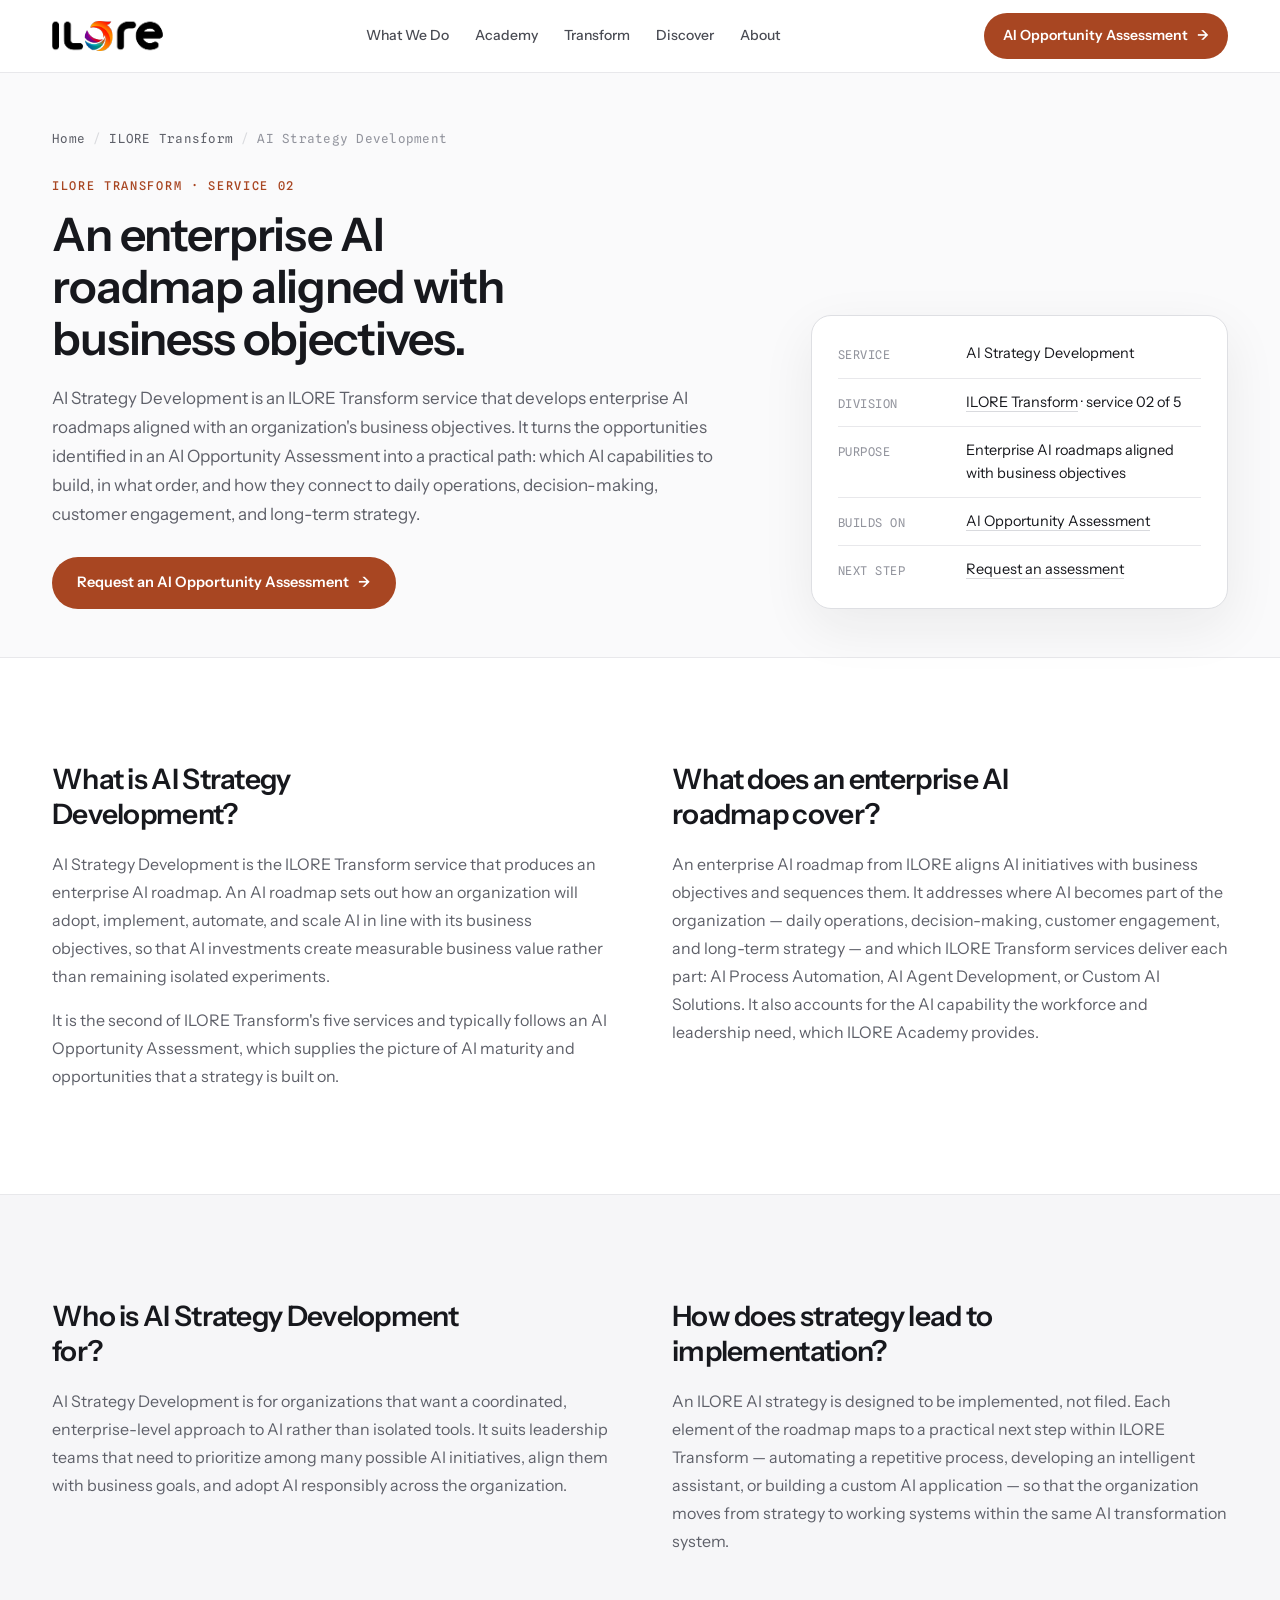
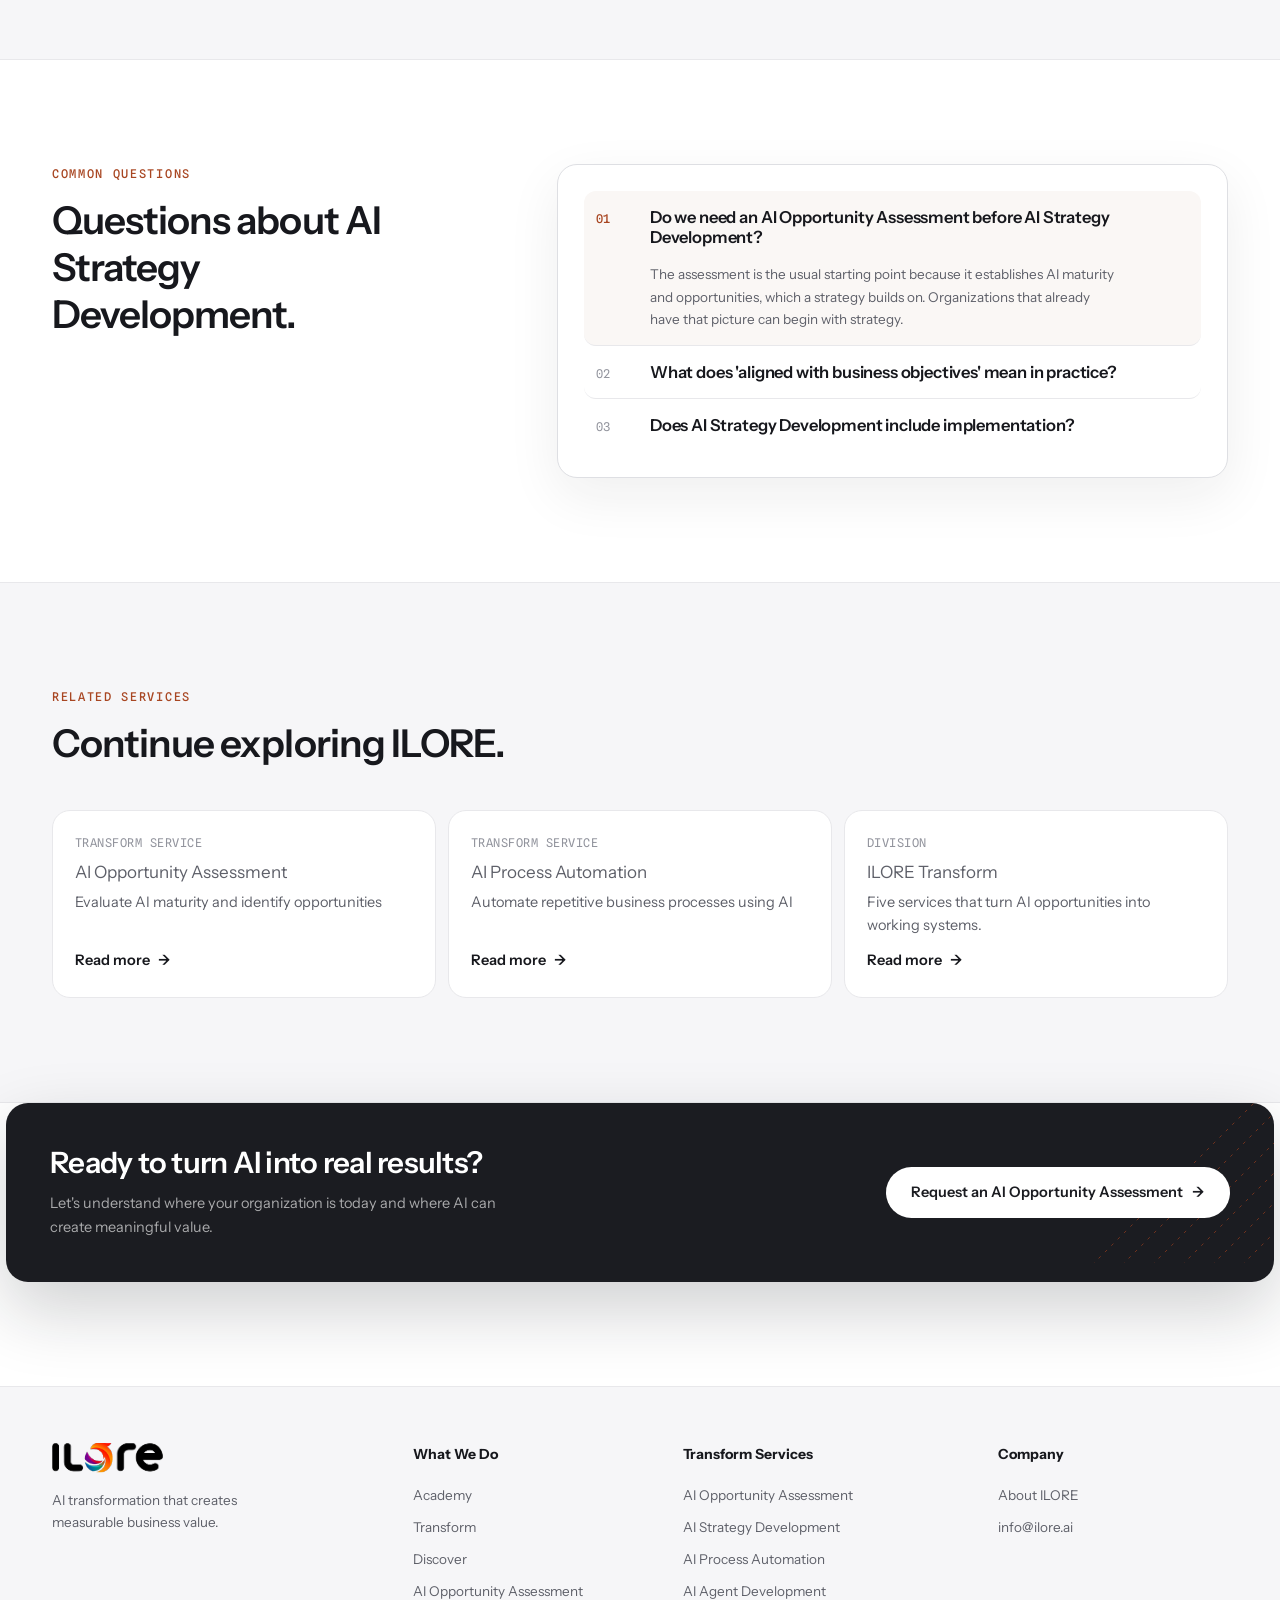
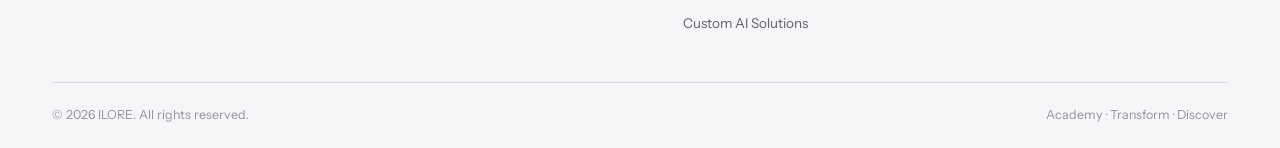
<file: transform/ai-strategy-development.html>
<!doctype html>
<html lang="en" class="no-js">
<head>
<meta charset="utf-8">
<meta name="viewport" content="width=device-width, initial-scale=1">
<title>AI Strategy Development | ILORE Transform</title>
<meta name="description" content="AI Strategy Development is an ILORE Transform service that develops enterprise AI roadmaps aligned with business objectives, turning AI opportunities into a practical implementation path.">
<meta property="og:title" content="AI Strategy Development | ILORE Transform">
<meta property="og:description" content="AI Strategy Development is an ILORE Transform service that develops enterprise AI roadmaps aligned with business objectives, turning AI opportunities into a practical implementation path.">
<meta property="og:type" content="website">
<link rel="canonical" href="https://www.ilore.ai/transform/ai-strategy-development">
<meta property="og:url" content="https://www.ilore.ai/transform/ai-strategy-development">
<meta property="og:image" content="https://www.ilore.ai/img/og-image.png">
<meta property="og:image:width" content="1200">
<meta property="og:image:height" content="630">
<meta property="og:image:alt" content="ILORE — Turn AI into measurable business value.">
<meta name="twitter:card" content="summary_large_image">
<meta name="twitter:title" content="AI Strategy Development | ILORE Transform">
<meta name="twitter:description" content="AI Strategy Development is an ILORE Transform service that develops enterprise AI roadmaps aligned with business objectives, turning AI opportunities into a practical implementation path.">
<meta name="twitter:image" content="https://www.ilore.ai/img/og-image.png">
<link rel="icon" href="../img/favicon.png" type="image/png">
<script type="application/ld+json">{"@context":"https://schema.org","@type":"Service","@id":"https://www.ilore.ai/transform/ai-strategy-development#service","name":"AI Strategy Development","serviceType":"AI Strategy Development","description":"AI Strategy Development is an ILORE Transform service that develops enterprise AI roadmaps aligned with business objectives, turning AI opportunities into a practical implementation path.","url":"https://www.ilore.ai/transform/ai-strategy-development","provider":{"@id":"https://www.ilore.ai/#organization"},"areaServed":"Canada","isRelatedTo":{"@id":"https://www.ilore.ai/transform/#service"}}</script>
<script type="application/ld+json">{"@context":"https://schema.org","@type":"WebPage","@id":"https://www.ilore.ai/transform/ai-strategy-development","url":"https://www.ilore.ai/transform/ai-strategy-development","name":"AI Strategy Development | ILORE Transform","description":"AI Strategy Development is an ILORE Transform service that develops enterprise AI roadmaps aligned with business objectives, turning AI opportunities into a practical implementation path.","isPartOf":{"@id":"https://www.ilore.ai/#website"},"about":{"@id":"https://www.ilore.ai/transform/ai-strategy-development#service"}}</script>
<script type="application/ld+json">{"@context":"https://schema.org","@type":"BreadcrumbList","itemListElement":[{"@type":"ListItem","position":1,"name":"Home","item":"https://www.ilore.ai/"},{"@type":"ListItem","position":2,"name":"ILORE Transform","item":"https://www.ilore.ai/transform/"},{"@type":"ListItem","position":3,"name":"AI Strategy Development","item":"https://www.ilore.ai/transform/ai-strategy-development"}]}</script>
<script type="application/ld+json">{"@context":"https://schema.org","@type":"FAQPage","mainEntity":[{"@type":"Question","name":"Do we need an AI Opportunity Assessment before AI Strategy Development?","acceptedAnswer":{"@type":"Answer","text":"The assessment is the usual starting point because it establishes AI maturity and opportunities, which a strategy builds on. Organizations that already have that picture can begin with strategy."}},{"@type":"Question","name":"What does 'aligned with business objectives' mean in practice?","acceptedAnswer":{"@type":"Answer","text":"It means the roadmap is organized around the organization's own goals — operations, decision-making, customer engagement, or long-term strategy — rather than around AI technologies for their own sake."}},{"@type":"Question","name":"Does AI Strategy Development include implementation?","acceptedAnswer":{"@type":"Answer","text":"Strategy produces the roadmap. Implementation is delivered through ILORE Transform's other services: AI Process Automation, AI Agent Development, and Custom AI Solutions."}}]}</script>
<link rel="preconnect" href="https://fonts.googleapis.com">
<link rel="preconnect" href="https://fonts.gstatic.com" crossorigin>
<link href="https://fonts.googleapis.com/css2?family=Instrument+Sans:wght@400;500;600;700&family=Spline+Sans+Mono:wght@400;500&display=swap" rel="stylesheet">
<link rel="stylesheet" href="../assets/css/base.css">
<link rel="stylesheet" href="../assets/css/components.css">
<link rel="stylesheet" href="../assets/css/home.css">
<link rel="stylesheet" href="../assets/css/page.css">
<script>document.documentElement.className = "js";</script>
</head>
<body>
<a class="skip-link" href="#main">Skip to content</a>
<header class="site-header" id="top">
  <div class="container">
    <div class="site-header__inner">
      <a class="wordmark" href="../index.html"><img class="wordmark__img" src="../img/logo.svg" alt="ILORE"></a>

      <nav class="site-nav" aria-label="Primary">
        <a class="site-nav__link" href="../index.html#divisions">What We Do</a>
        <a class="site-nav__link" href="../academy/">Academy</a>
        <a class="site-nav__link" href="../transform/">Transform</a>
        <a class="site-nav__link" href="../discover/">Discover</a>
        <a class="site-nav__link" href="../index.html#about">About</a>
      </nav>

      <div class="site-header__actions">
        <a class="button button--primary button--compact" href="../assessment.html" data-cta="header-assess">AI Opportunity Assessment <span class="button__arrow" aria-hidden="true">&rarr;</span></a>
      </div>

      <button class="menu-toggle" id="menuToggle" type="button" aria-expanded="false" aria-controls="mobileMenu" aria-label="Open navigation">
        <span class="menu-toggle__icon" aria-hidden="true"><span></span><span></span><span></span></span>
      </button>
    </div>

    <nav class="mobile-menu" id="mobileMenu" aria-label="Mobile" hidden>
      <a class="mobile-menu__link" href="../index.html#divisions">What We Do</a>
      <a class="mobile-menu__link" href="../academy/">Academy</a>
      <a class="mobile-menu__link" href="../transform/">Transform</a>
      <a class="mobile-menu__link" href="../discover/">Discover</a>
      <a class="mobile-menu__link" href="../index.html#about">About</a>
      <a class="button button--primary" href="../assessment.html" data-cta="mobile-assess">AI Opportunity Assessment</a>
    </nav>
  </div>
</header>
<main id="main">

  <!-- Page hero -->
  <section class="page-hero" aria-labelledby="page-title">
    <div class="container">
      <ol class="page-hero__crumbs" aria-label="Breadcrumb"><li><a href="../index.html">Home</a></li><li><a href="index.html">ILORE Transform</a></li><li><span aria-current="page">AI Strategy Development</span></li></ol>
      <div class="page-hero__grid">
        <div>
          <p class="eyebrow">ILORE Transform &middot; Service 02</p>
          <h1 class="page-hero__title" id="page-title">An enterprise AI roadmap aligned with business objectives.</h1>
          <p class="page-hero__lede">AI Strategy Development is an ILORE Transform service that develops enterprise AI roadmaps aligned with an organization's business objectives. It turns the opportunities identified in an AI Opportunity Assessment into a practical path: which AI capabilities to build, in what order, and how they connect to daily operations, decision-making, customer engagement, and long-term strategy.</p>
          <div class="page-hero__actions">
            <a class="button button--primary" href="../assessment.html" data-cta="page-hero-assess">Request an AI Opportunity Assessment <span class="button__arrow" aria-hidden="true">&rarr;</span></a>
          </div>
        </div>
        <div class="panel">
          <dl class="facts"><div class="facts__row"><dt class="facts__key">Service</dt><dd class="facts__value">AI Strategy Development</dd></div><div class="facts__row"><dt class="facts__key">Division</dt><dd class="facts__value"><a href="index.html">ILORE Transform</a> · service 02 of 5</dd></div><div class="facts__row"><dt class="facts__key">Purpose</dt><dd class="facts__value">Enterprise AI roadmaps aligned with business objectives</dd></div><div class="facts__row"><dt class="facts__key">Builds on</dt><dd class="facts__value"><a href="ai-opportunity-assessment.html">AI Opportunity Assessment</a></dd></div><div class="facts__row"><dt class="facts__key">Next step</dt><dd class="facts__value"><a href="../assessment.html">Request an assessment</a></dd></div></dl>
        </div>
      </div>
    </div>
  </section>

  <section class="section" aria-labelledby="q1">
    <div class="container">
      <div class="prose-grid">
        <div class="prose reveal">
          <h2 class="prose__title" id="q1">What is AI Strategy Development?</h2>
          <p>AI Strategy Development is the ILORE Transform service that produces an enterprise AI roadmap. An AI roadmap sets out how an organization will adopt, implement, automate, and scale AI in line with its business objectives, so that AI investments create measurable business value rather than remaining isolated experiments.</p><p>It is the second of ILORE Transform's five services and typically follows an AI Opportunity Assessment, which supplies the picture of AI maturity and opportunities that a strategy is built on.</p>
        </div>
<div class="prose reveal">
          <h2 class="prose__title" id="q2">What does an enterprise AI roadmap cover?</h2>
          <p>An enterprise AI roadmap from ILORE aligns AI initiatives with business objectives and sequences them. It addresses where AI becomes part of the organization — daily operations, decision-making, customer engagement, and long-term strategy — and which ILORE Transform services deliver each part: AI Process Automation, AI Agent Development, or Custom AI Solutions. It also accounts for the AI capability the workforce and leadership need, which ILORE Academy provides.</p>
        </div>
      </div>
    </div>
  </section>

  <section class="section section--sunken" aria-labelledby="q3">
    <div class="container">
      <div class="prose-grid">
        <div class="prose reveal">
          <h2 class="prose__title" id="q3">Who is AI Strategy Development for?</h2>
          <p>AI Strategy Development is for organizations that want a coordinated, enterprise-level approach to AI rather than isolated tools. It suits leadership teams that need to prioritize among many possible AI initiatives, align them with business goals, and adopt AI responsibly across the organization.</p>
        </div>
<div class="prose reveal">
          <h2 class="prose__title" id="q4">How does strategy lead to implementation?</h2>
          <p>An ILORE AI strategy is designed to be implemented, not filed. Each element of the roadmap maps to a practical next step within ILORE Transform — automating a repetitive process, developing an intelligent assistant, or building a custom AI application — so that the organization moves from strategy to working systems within the same AI transformation system.</p>
        </div>
      </div>
    </div>
  </section>

  <!-- FAQ -->
  <section class="section" id="faq" aria-labelledby="faq-title">
    <div class="container split">
      <div class="split__intro reveal">
        <p class="eyebrow">Common questions</p>
        <h2 class="split__title" id="faq-title">Questions about AI Strategy Development.</h2>
      </div>

      <div class="panel panel--flow reveal">
        <ol class="flow">
          <li class="flow__item is-open">
            <span class="flow__node" aria-hidden="true">01</span>
            <div>
              <h3 class="flow__heading"><button class="flow__toggle" type="button" aria-expanded="true" aria-controls="faq-body-1">Do we need an AI Opportunity Assessment before AI Strategy Development?</button></h3>
              <div class="flow__body" id="faq-body-1">
                <div class="flow__body-inner">
                  <p>The assessment is the usual starting point because it establishes AI maturity and opportunities, which a strategy builds on. Organizations that already have that picture can begin with strategy.</p>
                </div>
              </div>
            </div>
          </li>
          <li class="flow__item">
            <span class="flow__node" aria-hidden="true">02</span>
            <div>
              <h3 class="flow__heading"><button class="flow__toggle" type="button" aria-expanded="false" aria-controls="faq-body-2">What does 'aligned with business objectives' mean in practice?</button></h3>
              <div class="flow__body" id="faq-body-2">
                <div class="flow__body-inner">
                  <p>It means the roadmap is organized around the organization's own goals — operations, decision-making, customer engagement, or long-term strategy — rather than around AI technologies for their own sake.</p>
                </div>
              </div>
            </div>
          </li>
          <li class="flow__item">
            <span class="flow__node" aria-hidden="true">03</span>
            <div>
              <h3 class="flow__heading"><button class="flow__toggle" type="button" aria-expanded="false" aria-controls="faq-body-3">Does AI Strategy Development include implementation?</button></h3>
              <div class="flow__body" id="faq-body-3">
                <div class="flow__body-inner">
                  <p>Strategy produces the roadmap. Implementation is delivered through ILORE Transform's other services: AI Process Automation, AI Agent Development, and Custom AI Solutions.</p>
                </div>
              </div>
            </div>
          </li>
        </ol>
      </div>
    </div>
  </section>

  <!-- Related -->
  <section class="section section--sunken" aria-labelledby="related-title">
    <div class="container">
      <div class="section-head reveal">
        <p class="eyebrow">Related services</p>
        <h2 class="section-head__title" id="related-title">Continue exploring ILORE.</h2>
      </div>
      <div class="related-grid reveal">
        <a class="related-card" href="ai-opportunity-assessment.html">
          <span class="related-card__kind">Transform service</span>
          <span class="related-card__name">AI Opportunity Assessment</span>
          <span class="related-card__text">Evaluate AI maturity and identify opportunities</span>
          <span class="link-more">Read more <span class="link-more__arrow" aria-hidden="true">&rarr;</span></span>
        </a>
        <a class="related-card" href="ai-process-automation.html">
          <span class="related-card__kind">Transform service</span>
          <span class="related-card__name">AI Process Automation</span>
          <span class="related-card__text">Automate repetitive business processes using AI</span>
          <span class="link-more">Read more <span class="link-more__arrow" aria-hidden="true">&rarr;</span></span>
        </a>
        <a class="related-card" href="index.html">
          <span class="related-card__kind">Division</span>
          <span class="related-card__name">ILORE Transform</span>
          <span class="related-card__text">Five services that turn AI opportunities into working systems.</span>
          <span class="link-more">Read more <span class="link-more__arrow" aria-hidden="true">&rarr;</span></span>
        </a>
      </div>
    </div>
  </section>

  <!-- Closing CTA -->
  <section class="section section--flush-top" aria-labelledby="closing-cta-title">
    <div class="cta-band reveal">
      <svg class="cta-band__deco" viewBox="0 0 280 160" preserveAspectRatio="none" aria-hidden="true" focusable="false">
        <g stroke="#C84A1B" stroke-width="1" stroke-dasharray="3 6" fill="none">
          <path d="M60 200 L280 -20"></path>
          <path d="M90 200 L310 -20"></path>
          <path d="M120 200 L340 -20"></path>
          <path d="M150 200 L370 -20"></path>
          <path d="M180 200 L400 -20"></path>
          <path d="M210 200 L430 -20"></path>
        </g>
      </svg>

      <div class="cta-band__copy">
        <h2 class="cta-band__title" id="closing-cta-title">Ready to turn AI into real results?</h2>
        <p>Let's understand where your organization is today and where AI can create meaningful value.</p>
      </div>

      <div class="cta-band__actions">
        <a class="button button--primary button--on-dark" href="../assessment.html" data-cta="band-assess">Request an AI Opportunity Assessment <span class="button__arrow" aria-hidden="true">&rarr;</span></a>
      </div>
    </div>
  </section>

</main>

<footer class="site-footer">
  <div class="container">
    <div class="site-footer__grid">
      <div>
        <a class="wordmark" href="../index.html"><img class="wordmark__img" src="../img/logo.svg" alt="ILORE"></a>
        <p class="site-footer__tagline">AI transformation that creates measurable business value.</p>
      </div>

      <nav class="footer-column" aria-label="What we do">
        <p class="footer-column__title">What We Do</p>
        <a href="../academy/">Academy</a>
        <a href="../transform/">Transform</a>
        <a href="../discover/">Discover</a>
        <a href="../assessment.html">AI Opportunity Assessment</a>
      </nav>

      <nav class="footer-column" aria-label="Transform services">
        <p class="footer-column__title">Transform Services</p>
        <a href="../transform/ai-opportunity-assessment.html">AI Opportunity Assessment</a>
        <a href="../transform/ai-strategy-development.html">AI Strategy Development</a>
        <a href="../transform/ai-process-automation.html">AI Process Automation</a>
        <a href="../transform/ai-agent-development.html">AI Agent Development</a>
        <a href="../transform/custom-ai-solutions.html">Custom AI Solutions</a>
      </nav>

      <nav class="footer-column" aria-label="Company">
        <p class="footer-column__title">Company</p>
        <a href="../index.html#about">About ILORE</a>
        <a href="mailto:info@ilore.ai">info@ilore.ai</a>
      </nav>
    </div>

    <div class="site-footer__base">
      <span>&copy; 2026 ILORE. All rights reserved.</span>
      <span>Academy &middot; Transform &middot; Discover</span>
    </div>
  </div>
</footer>

<script src="../assets/js/main.js" defer></script>
</body>
</html>
</file>
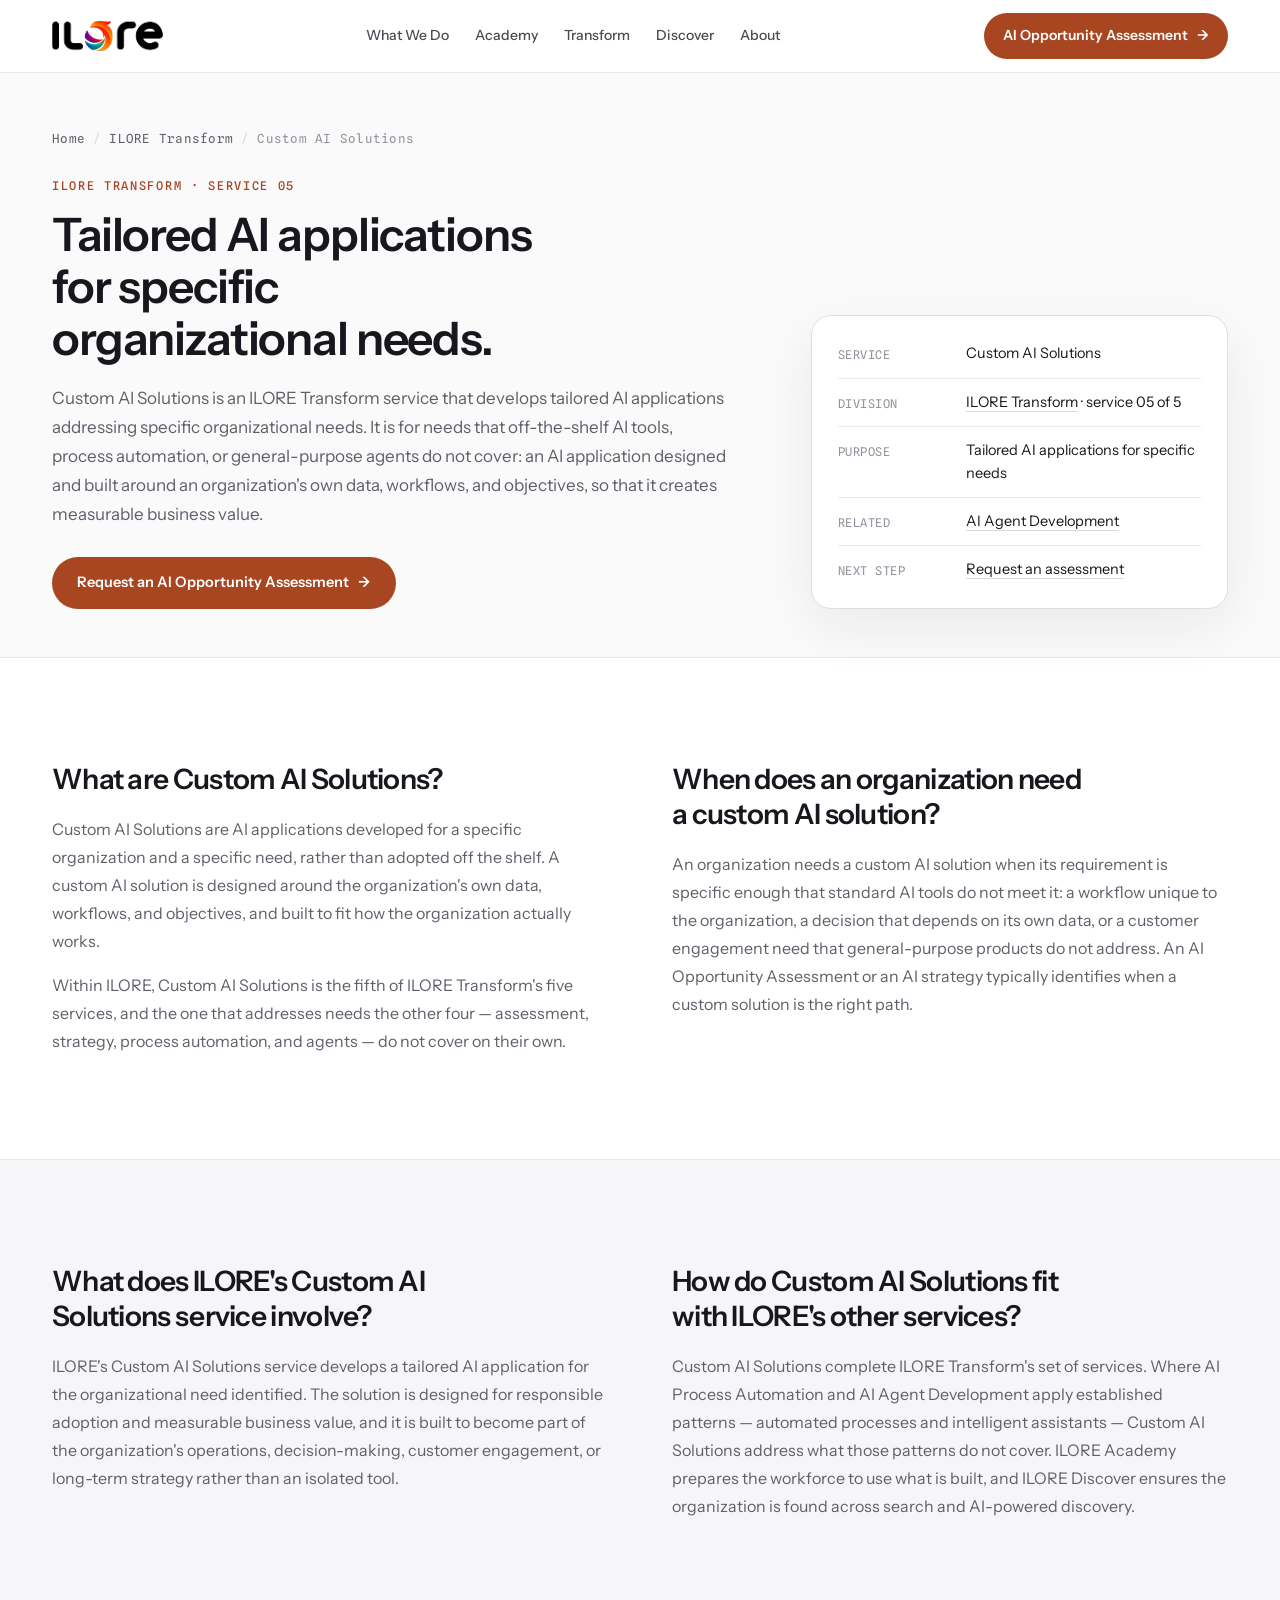
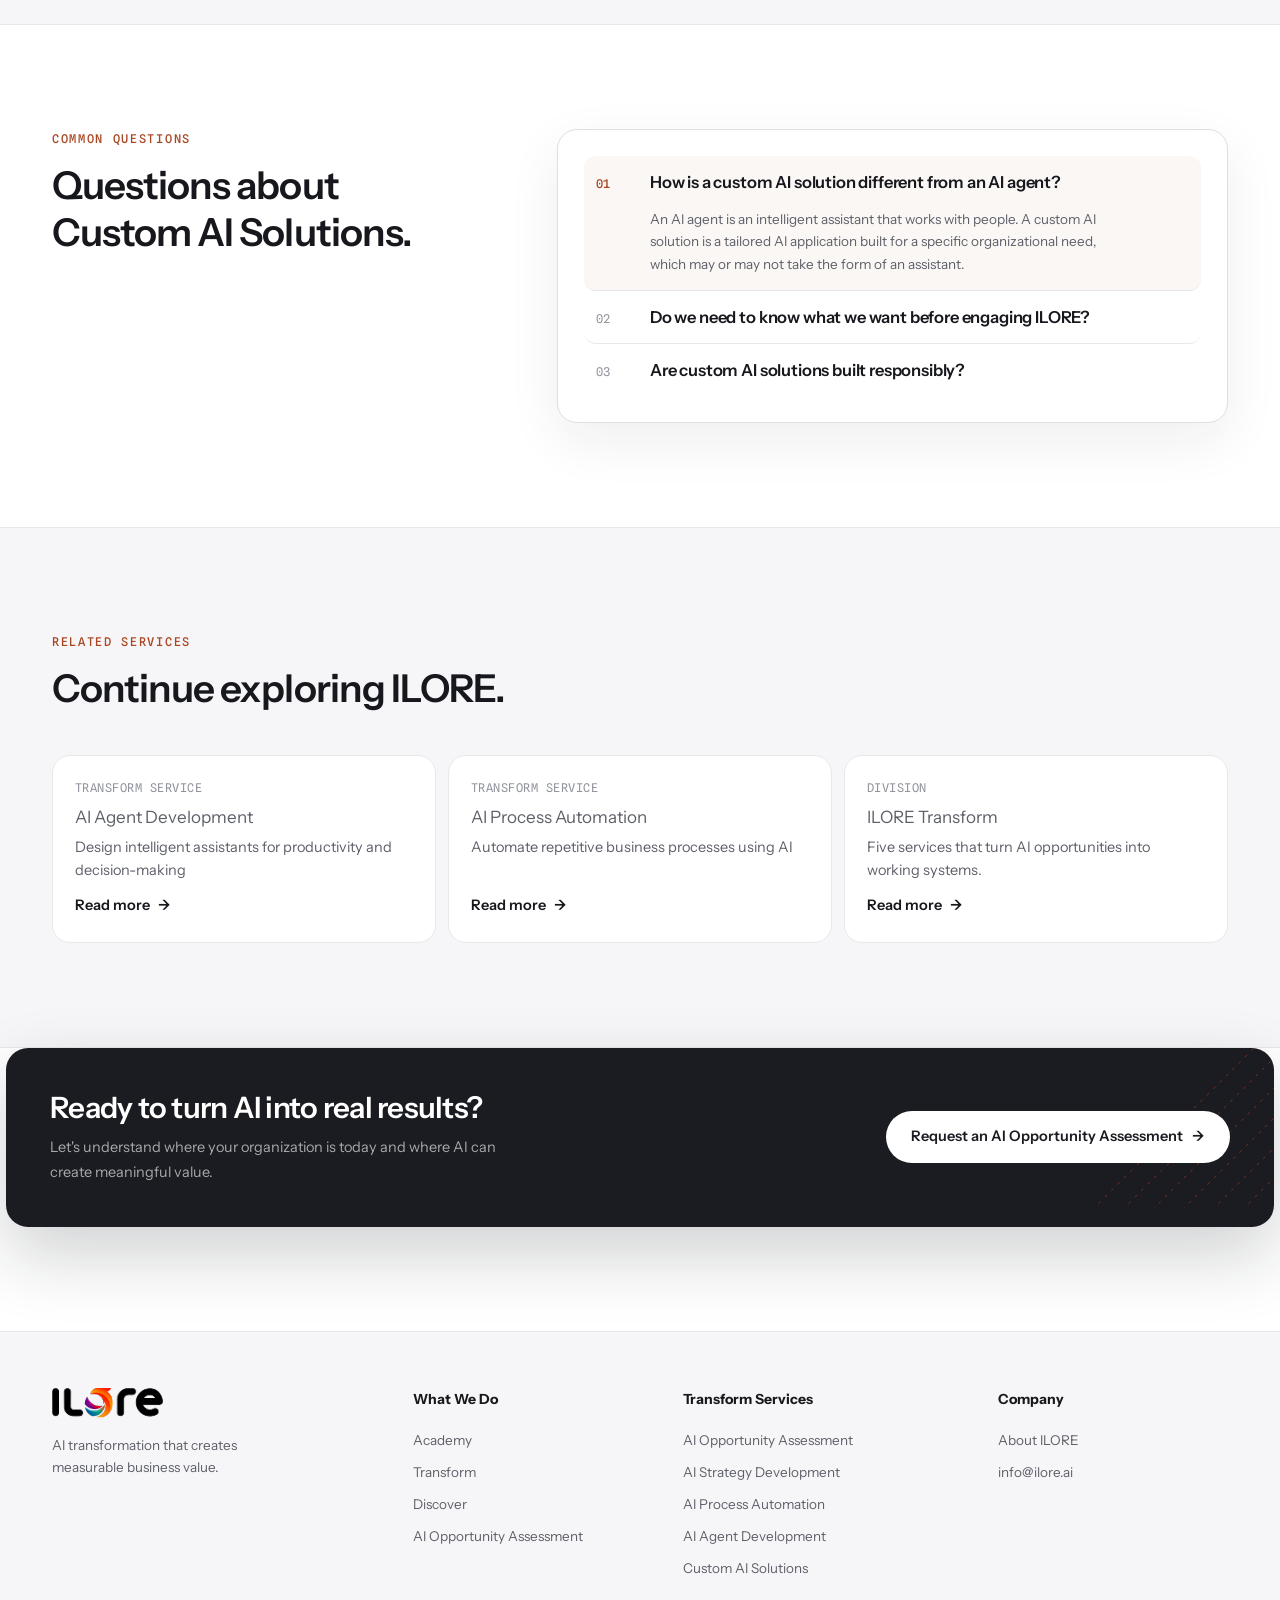
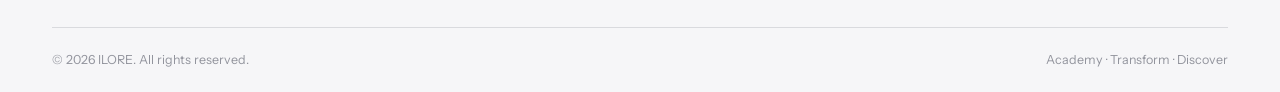
<file: transform/custom-ai-solutions.html>
<!doctype html>
<html lang="en" class="no-js">
<head>
<meta charset="utf-8">
<meta name="viewport" content="width=device-width, initial-scale=1">
<title>Custom AI Solutions | ILORE Transform</title>
<meta name="description" content="Custom AI Solutions is an ILORE Transform service that develops tailored AI applications addressing an organization's specific needs when standard tools and automation are not enough.">
<meta property="og:title" content="Custom AI Solutions | ILORE Transform">
<meta property="og:description" content="Custom AI Solutions is an ILORE Transform service that develops tailored AI applications addressing an organization's specific needs when standard tools and automation are not enough.">
<meta property="og:type" content="website">
<link rel="canonical" href="https://www.ilore.ai/transform/custom-ai-solutions">
<meta property="og:url" content="https://www.ilore.ai/transform/custom-ai-solutions">
<meta property="og:image" content="https://www.ilore.ai/img/og-image.png">
<meta property="og:image:width" content="1200">
<meta property="og:image:height" content="630">
<meta property="og:image:alt" content="ILORE — Turn AI into measurable business value.">
<meta name="twitter:card" content="summary_large_image">
<meta name="twitter:title" content="Custom AI Solutions | ILORE Transform">
<meta name="twitter:description" content="Custom AI Solutions is an ILORE Transform service that develops tailored AI applications addressing an organization's specific needs when standard tools and automation are not enough.">
<meta name="twitter:image" content="https://www.ilore.ai/img/og-image.png">
<link rel="icon" href="../img/favicon.png" type="image/png">
<script type="application/ld+json">{"@context":"https://schema.org","@type":"Service","@id":"https://www.ilore.ai/transform/custom-ai-solutions#service","name":"Custom AI Solutions","serviceType":"Custom AI Solutions","description":"Custom AI Solutions is an ILORE Transform service that develops tailored AI applications addressing an organization's specific needs when standard tools and automation are not enough.","url":"https://www.ilore.ai/transform/custom-ai-solutions","provider":{"@id":"https://www.ilore.ai/#organization"},"areaServed":"Canada","isRelatedTo":{"@id":"https://www.ilore.ai/transform/#service"}}</script>
<script type="application/ld+json">{"@context":"https://schema.org","@type":"WebPage","@id":"https://www.ilore.ai/transform/custom-ai-solutions","url":"https://www.ilore.ai/transform/custom-ai-solutions","name":"Custom AI Solutions | ILORE Transform","description":"Custom AI Solutions is an ILORE Transform service that develops tailored AI applications addressing an organization's specific needs when standard tools and automation are not enough.","isPartOf":{"@id":"https://www.ilore.ai/#website"},"about":{"@id":"https://www.ilore.ai/transform/custom-ai-solutions#service"}}</script>
<script type="application/ld+json">{"@context":"https://schema.org","@type":"BreadcrumbList","itemListElement":[{"@type":"ListItem","position":1,"name":"Home","item":"https://www.ilore.ai/"},{"@type":"ListItem","position":2,"name":"ILORE Transform","item":"https://www.ilore.ai/transform/"},{"@type":"ListItem","position":3,"name":"Custom AI Solutions","item":"https://www.ilore.ai/transform/custom-ai-solutions"}]}</script>
<script type="application/ld+json">{"@context":"https://schema.org","@type":"FAQPage","mainEntity":[{"@type":"Question","name":"How is a custom AI solution different from an AI agent?","acceptedAnswer":{"@type":"Answer","text":"An AI agent is an intelligent assistant that works with people. A custom AI solution is a tailored AI application built for a specific organizational need, which may or may not take the form of an assistant."}},{"@type":"Question","name":"Do we need to know what we want before engaging ILORE?","acceptedAnswer":{"@type":"Answer","text":"No. An AI Opportunity Assessment evaluates AI maturity and identifies opportunities, and an AI strategy sets priorities. Both can identify when a custom solution is the right path."}},{"@type":"Question","name":"Are custom AI solutions built responsibly?","acceptedAnswer":{"@type":"Answer","text":"Yes. ILORE's approach across all services is to adopt, implement, automate, and scale AI responsibly, with measurable business value as the goal."}}]}</script>
<link rel="preconnect" href="https://fonts.googleapis.com">
<link rel="preconnect" href="https://fonts.gstatic.com" crossorigin>
<link href="https://fonts.googleapis.com/css2?family=Instrument+Sans:wght@400;500;600;700&family=Spline+Sans+Mono:wght@400;500&display=swap" rel="stylesheet">
<link rel="stylesheet" href="../assets/css/base.css">
<link rel="stylesheet" href="../assets/css/components.css">
<link rel="stylesheet" href="../assets/css/home.css">
<link rel="stylesheet" href="../assets/css/page.css">
<script>document.documentElement.className = "js";</script>
</head>
<body>
<a class="skip-link" href="#main">Skip to content</a>
<header class="site-header" id="top">
  <div class="container">
    <div class="site-header__inner">
      <a class="wordmark" href="../index.html"><img class="wordmark__img" src="../img/logo.svg" alt="ILORE"></a>

      <nav class="site-nav" aria-label="Primary">
        <a class="site-nav__link" href="../index.html#divisions">What We Do</a>
        <a class="site-nav__link" href="../academy/">Academy</a>
        <a class="site-nav__link" href="../transform/">Transform</a>
        <a class="site-nav__link" href="../discover/">Discover</a>
        <a class="site-nav__link" href="../index.html#about">About</a>
      </nav>

      <div class="site-header__actions">
        <a class="button button--primary button--compact" href="../assessment.html" data-cta="header-assess">AI Opportunity Assessment <span class="button__arrow" aria-hidden="true">&rarr;</span></a>
      </div>

      <button class="menu-toggle" id="menuToggle" type="button" aria-expanded="false" aria-controls="mobileMenu" aria-label="Open navigation">
        <span class="menu-toggle__icon" aria-hidden="true"><span></span><span></span><span></span></span>
      </button>
    </div>

    <nav class="mobile-menu" id="mobileMenu" aria-label="Mobile" hidden>
      <a class="mobile-menu__link" href="../index.html#divisions">What We Do</a>
      <a class="mobile-menu__link" href="../academy/">Academy</a>
      <a class="mobile-menu__link" href="../transform/">Transform</a>
      <a class="mobile-menu__link" href="../discover/">Discover</a>
      <a class="mobile-menu__link" href="../index.html#about">About</a>
      <a class="button button--primary" href="../assessment.html" data-cta="mobile-assess">AI Opportunity Assessment</a>
    </nav>
  </div>
</header>
<main id="main">

  <!-- Page hero -->
  <section class="page-hero" aria-labelledby="page-title">
    <div class="container">
      <ol class="page-hero__crumbs" aria-label="Breadcrumb"><li><a href="../index.html">Home</a></li><li><a href="index.html">ILORE Transform</a></li><li><span aria-current="page">Custom AI Solutions</span></li></ol>
      <div class="page-hero__grid">
        <div>
          <p class="eyebrow">ILORE Transform &middot; Service 05</p>
          <h1 class="page-hero__title" id="page-title">Tailored AI applications for specific organizational needs.</h1>
          <p class="page-hero__lede">Custom AI Solutions is an ILORE Transform service that develops tailored AI applications addressing specific organizational needs. It is for needs that off-the-shelf AI tools, process automation, or general-purpose agents do not cover: an AI application designed and built around an organization's own data, workflows, and objectives, so that it creates measurable business value.</p>
          <div class="page-hero__actions">
            <a class="button button--primary" href="../assessment.html" data-cta="page-hero-assess">Request an AI Opportunity Assessment <span class="button__arrow" aria-hidden="true">&rarr;</span></a>
          </div>
        </div>
        <div class="panel">
          <dl class="facts"><div class="facts__row"><dt class="facts__key">Service</dt><dd class="facts__value">Custom AI Solutions</dd></div><div class="facts__row"><dt class="facts__key">Division</dt><dd class="facts__value"><a href="index.html">ILORE Transform</a> · service 05 of 5</dd></div><div class="facts__row"><dt class="facts__key">Purpose</dt><dd class="facts__value">Tailored AI applications for specific needs</dd></div><div class="facts__row"><dt class="facts__key">Related</dt><dd class="facts__value"><a href="ai-agent-development.html">AI Agent Development</a></dd></div><div class="facts__row"><dt class="facts__key">Next step</dt><dd class="facts__value"><a href="../assessment.html">Request an assessment</a></dd></div></dl>
        </div>
      </div>
    </div>
  </section>

  <section class="section" aria-labelledby="q1">
    <div class="container">
      <div class="prose-grid">
        <div class="prose reveal">
          <h2 class="prose__title" id="q1">What are Custom AI Solutions?</h2>
          <p>Custom AI Solutions are AI applications developed for a specific organization and a specific need, rather than adopted off the shelf. A custom AI solution is designed around the organization's own data, workflows, and objectives, and built to fit how the organization actually works.</p><p>Within ILORE, Custom AI Solutions is the fifth of ILORE Transform's five services, and the one that addresses needs the other four — assessment, strategy, process automation, and agents — do not cover on their own.</p>
        </div>
<div class="prose reveal">
          <h2 class="prose__title" id="q2">When does an organization need a custom AI solution?</h2>
          <p>An organization needs a custom AI solution when its requirement is specific enough that standard AI tools do not meet it: a workflow unique to the organization, a decision that depends on its own data, or a customer engagement need that general-purpose products do not address. An AI Opportunity Assessment or an AI strategy typically identifies when a custom solution is the right path.</p>
        </div>
      </div>
    </div>
  </section>

  <section class="section section--sunken" aria-labelledby="q3">
    <div class="container">
      <div class="prose-grid">
        <div class="prose reveal">
          <h2 class="prose__title" id="q3">What does ILORE's Custom AI Solutions service involve?</h2>
          <p>ILORE's Custom AI Solutions service develops a tailored AI application for the organizational need identified. The solution is designed for responsible adoption and measurable business value, and it is built to become part of the organization's operations, decision-making, customer engagement, or long-term strategy rather than an isolated tool.</p>
        </div>
<div class="prose reveal">
          <h2 class="prose__title" id="q4">How do Custom AI Solutions fit with ILORE's other services?</h2>
          <p>Custom AI Solutions complete ILORE Transform's set of services. Where AI Process Automation and AI Agent Development apply established patterns — automated processes and intelligent assistants — Custom AI Solutions address what those patterns do not cover. ILORE Academy prepares the workforce to use what is built, and ILORE Discover ensures the organization is found across search and AI-powered discovery.</p>
        </div>
      </div>
    </div>
  </section>

  <!-- FAQ -->
  <section class="section" id="faq" aria-labelledby="faq-title">
    <div class="container split">
      <div class="split__intro reveal">
        <p class="eyebrow">Common questions</p>
        <h2 class="split__title" id="faq-title">Questions about Custom AI Solutions.</h2>
      </div>

      <div class="panel panel--flow reveal">
        <ol class="flow">
          <li class="flow__item is-open">
            <span class="flow__node" aria-hidden="true">01</span>
            <div>
              <h3 class="flow__heading"><button class="flow__toggle" type="button" aria-expanded="true" aria-controls="faq-body-1">How is a custom AI solution different from an AI agent?</button></h3>
              <div class="flow__body" id="faq-body-1">
                <div class="flow__body-inner">
                  <p>An AI agent is an intelligent assistant that works with people. A custom AI solution is a tailored AI application built for a specific organizational need, which may or may not take the form of an assistant.</p>
                </div>
              </div>
            </div>
          </li>
          <li class="flow__item">
            <span class="flow__node" aria-hidden="true">02</span>
            <div>
              <h3 class="flow__heading"><button class="flow__toggle" type="button" aria-expanded="false" aria-controls="faq-body-2">Do we need to know what we want before engaging ILORE?</button></h3>
              <div class="flow__body" id="faq-body-2">
                <div class="flow__body-inner">
                  <p>No. An AI Opportunity Assessment evaluates AI maturity and identifies opportunities, and an AI strategy sets priorities. Both can identify when a custom solution is the right path.</p>
                </div>
              </div>
            </div>
          </li>
          <li class="flow__item">
            <span class="flow__node" aria-hidden="true">03</span>
            <div>
              <h3 class="flow__heading"><button class="flow__toggle" type="button" aria-expanded="false" aria-controls="faq-body-3">Are custom AI solutions built responsibly?</button></h3>
              <div class="flow__body" id="faq-body-3">
                <div class="flow__body-inner">
                  <p>Yes. ILORE's approach across all services is to adopt, implement, automate, and scale AI responsibly, with measurable business value as the goal.</p>
                </div>
              </div>
            </div>
          </li>
        </ol>
      </div>
    </div>
  </section>

  <!-- Related -->
  <section class="section section--sunken" aria-labelledby="related-title">
    <div class="container">
      <div class="section-head reveal">
        <p class="eyebrow">Related services</p>
        <h2 class="section-head__title" id="related-title">Continue exploring ILORE.</h2>
      </div>
      <div class="related-grid reveal">
        <a class="related-card" href="ai-agent-development.html">
          <span class="related-card__kind">Transform service</span>
          <span class="related-card__name">AI Agent Development</span>
          <span class="related-card__text">Design intelligent assistants for productivity and decision-making</span>
          <span class="link-more">Read more <span class="link-more__arrow" aria-hidden="true">&rarr;</span></span>
        </a>
        <a class="related-card" href="ai-process-automation.html">
          <span class="related-card__kind">Transform service</span>
          <span class="related-card__name">AI Process Automation</span>
          <span class="related-card__text">Automate repetitive business processes using AI</span>
          <span class="link-more">Read more <span class="link-more__arrow" aria-hidden="true">&rarr;</span></span>
        </a>
        <a class="related-card" href="index.html">
          <span class="related-card__kind">Division</span>
          <span class="related-card__name">ILORE Transform</span>
          <span class="related-card__text">Five services that turn AI opportunities into working systems.</span>
          <span class="link-more">Read more <span class="link-more__arrow" aria-hidden="true">&rarr;</span></span>
        </a>
      </div>
    </div>
  </section>

  <!-- Closing CTA -->
  <section class="section section--flush-top" aria-labelledby="closing-cta-title">
    <div class="cta-band reveal">
      <svg class="cta-band__deco" viewBox="0 0 280 160" preserveAspectRatio="none" aria-hidden="true" focusable="false">
        <g stroke="#C84A1B" stroke-width="1" stroke-dasharray="3 6" fill="none">
          <path d="M60 200 L280 -20"></path>
          <path d="M90 200 L310 -20"></path>
          <path d="M120 200 L340 -20"></path>
          <path d="M150 200 L370 -20"></path>
          <path d="M180 200 L400 -20"></path>
          <path d="M210 200 L430 -20"></path>
        </g>
      </svg>

      <div class="cta-band__copy">
        <h2 class="cta-band__title" id="closing-cta-title">Ready to turn AI into real results?</h2>
        <p>Let's understand where your organization is today and where AI can create meaningful value.</p>
      </div>

      <div class="cta-band__actions">
        <a class="button button--primary button--on-dark" href="../assessment.html" data-cta="band-assess">Request an AI Opportunity Assessment <span class="button__arrow" aria-hidden="true">&rarr;</span></a>
      </div>
    </div>
  </section>

</main>

<footer class="site-footer">
  <div class="container">
    <div class="site-footer__grid">
      <div>
        <a class="wordmark" href="../index.html"><img class="wordmark__img" src="../img/logo.svg" alt="ILORE"></a>
        <p class="site-footer__tagline">AI transformation that creates measurable business value.</p>
      </div>

      <nav class="footer-column" aria-label="What we do">
        <p class="footer-column__title">What We Do</p>
        <a href="../academy/">Academy</a>
        <a href="../transform/">Transform</a>
        <a href="../discover/">Discover</a>
        <a href="../assessment.html">AI Opportunity Assessment</a>
      </nav>

      <nav class="footer-column" aria-label="Transform services">
        <p class="footer-column__title">Transform Services</p>
        <a href="../transform/ai-opportunity-assessment.html">AI Opportunity Assessment</a>
        <a href="../transform/ai-strategy-development.html">AI Strategy Development</a>
        <a href="../transform/ai-process-automation.html">AI Process Automation</a>
        <a href="../transform/ai-agent-development.html">AI Agent Development</a>
        <a href="../transform/custom-ai-solutions.html">Custom AI Solutions</a>
      </nav>

      <nav class="footer-column" aria-label="Company">
        <p class="footer-column__title">Company</p>
        <a href="../index.html#about">About ILORE</a>
        <a href="mailto:info@ilore.ai">info@ilore.ai</a>
      </nav>
    </div>

    <div class="site-footer__base">
      <span>&copy; 2026 ILORE. All rights reserved.</span>
      <span>Academy &middot; Transform &middot; Discover</span>
    </div>
  </div>
</footer>

<script src="../assets/js/main.js" defer></script>
</body>
</html>
</file>
<file: assets/css/base.css>
/* ==========================================================================
   ILORE — Foundations
   Design tokens, reset, base typography and layout primitives.
   Loaded first on every page.
   ========================================================================== */

/* --------------------------------------------------------------------------
   Design tokens
   Values are derived from the approved ILORE design: a near-white neutral
   base, dark charcoal type and a restrained burnt-orange accent.
   -------------------------------------------------------------------------- */
:root {
  /* Brand accent */
  --color-accent: #a84622;
  --color-accent-hover: #8f3819;
  --color-accent-active: #782f16;
  --color-accent-ink: #7e351c;      /* accent text on light chips */
  --color-accent-soft: #b96643;     /* markers on dark surfaces */
  --color-accent-line: #d99879;     /* rules and eyebrows on dark surfaces */

  /* Text */
  --color-text-primary: #17181d;
  --color-text-secondary: #5e6069;
  --color-text-muted: #92949d;
  --color-text-nav: #4a4c54;

  /* Surfaces */
  --color-background: #ffffff;
  --color-surface: #ffffff;
  --color-surface-muted: #fafafb;
  --color-surface-sunken: #f6f6f8;
  --color-surface-tint: #f3f3f5;
  --color-surface-dark: #1b1c21;
  --color-surface-dark-raised: #1f2025;

  /* Text on dark surfaces */
  --color-on-dark: #ffffff;
  --color-on-dark-secondary: rgba(255, 255, 255, 0.56);
  --color-on-dark-tertiary: rgba(255, 255, 255, 0.38);
  --color-on-dark-body: rgba(255, 255, 255, 0.82);
  --color-on-dark-border: rgba(255, 255, 255, 0.11);
  --color-on-dark-divider: rgba(255, 255, 255, 0.08);

  /* Lines */
  --color-border: #e8e8eb;
  --color-border-strong: #d9dade;
  --color-border-accent: #ddb9a9;

  /* Feedback */
  --color-danger: #c2330f;

  /* Typography */
  --font-sans: "Instrument Sans", -apple-system, BlinkMacSystemFont, "Segoe UI", Arial, sans-serif;
  --font-mono: "Spline Sans Mono", ui-monospace, SFMono-Regular, Menlo, monospace;
  --text-body: 15.5px;
  --leading-body: 1.65;

  /* Layout
     The container is border-box, so its width includes the gutters:
     1280px of content + 2 x 52px padding = 1384px. */
  --container-width: 1384px;
  --container-padding: 52px;
  --header-height: 72px;
  --section-space: 104px;

  /* Radii */
  --radius-xs: 9px;
  --radius-sm: 12px;
  --radius-md: 16px;
  --radius-lg: 20px;
  --radius-xl: 24px;
  --radius-card: 18px;
  --radius-pill: 999px;

  /* Shadows — resting elevation for panels and the assessment card;
     hover elevation lives in --shadow-hover below. */
  --shadow-panel: 0 18px 54px rgba(28, 29, 35, 0.07);
  --shadow-raised: 0 28px 80px rgba(24, 25, 30, 0.1);

  /* Interaction
     One hover language sitewide. An interactive card lifts by --hover-lift
     with --shadow-hover and a warm border; an interactive row tints with
     --color-hover-soft and never moves; rows on dark surfaces use
     --color-hover-on-dark. Selected states must always read stronger than
     hover. */
  --hover-duration: 0.22s;
  --hover-ease: cubic-bezier(0.2, 0.7, 0.2, 1);
  --transition-hover: var(--hover-duration) var(--hover-ease);
  --hover-lift: -3px;
  --shadow-hover: 0 1px 2px rgba(18, 19, 24, 0.03), 0 14px 36px rgba(18, 19, 24, 0.08);
  --color-hover-soft: #faf7f5;
  --color-hover-border: var(--color-border-accent);
  --color-hover-on-dark: rgba(255, 255, 255, 0.04);

  /* Motion — micro colour fades run a touch quicker than surface hovers but
     share the same easing, so nothing feels imported from another system. */
  --transition-fast: 0.18s var(--hover-ease);
  --transition-base: var(--transition-hover);

  /* Entrances. An element arriving for the first time wants a stronger
     ease-out than the shared hover curve, and the hero's markers land with a
     slight overshoot so the curve reads as something that was travelled. */
  --ease-enter: cubic-bezier(0.23, 1, 0.32, 1);
  --ease-spring: cubic-bezier(0.34, 1.45, 0.64, 1);
}

/* Container padding tightens before the layout reaches phone widths. */
@media (max-width: 820px) {
  :root {
    --container-padding: 24px;
  }
}

@media (max-width: 720px) {
  :root {
    --section-space: 64px;
  }
}

/* --------------------------------------------------------------------------
   Reset / normalise
   -------------------------------------------------------------------------- */
*,
*::before,
*::after {
  box-sizing: border-box;
}

html {
  scroll-behavior: smooth;
  /* Keep anchor targets clear of the sticky header. */
  scroll-padding-top: calc(var(--header-height) + 16px);
  -webkit-text-size-adjust: 100%;
  text-size-adjust: 100%;
}

body {
  margin: 0;
  background: var(--color-background);
  color: var(--color-text-secondary);
  font-family: var(--font-sans);
  font-size: var(--text-body);
  line-height: var(--leading-body);
  -webkit-font-smoothing: antialiased;
  -moz-osx-font-smoothing: grayscale;
  /* Belt and braces against accidental sideways scroll on small screens. */
  overflow-x: hidden;
}

h1,
h2,
h3,
h4 {
  margin: 0;
  font-family: var(--font-sans);
  font-weight: 600;
  color: var(--color-text-primary);
  letter-spacing: -0.025em;
}

p {
  margin: 0;
}

ul,
ol {
  margin: 0;
  padding: 0;
  list-style: none;
}

a {
  color: var(--color-accent);
  text-decoration: none;
}

a:hover {
  color: var(--color-accent-hover);
}

img,
svg {
  max-width: 100%;
}

/* Inherit typography, but leave line-height to the UA so control heights
   stay driven by their own padding and min-height. */
button,
input,
textarea,
select {
  font-family: inherit;
  font-size: inherit;
  font-weight: inherit;
  color: inherit;
}

fieldset {
  margin: 0;
  padding: 0;
  border: 0;
  min-width: 0;
}

legend {
  padding: 0;
}

/* --------------------------------------------------------------------------
   Focus
   A single visible focus treatment for every interactive element.
   -------------------------------------------------------------------------- */
:focus-visible {
  outline: 2px solid var(--color-accent);
  outline-offset: 3px;
  border-radius: 3px;
}

/* --------------------------------------------------------------------------
   Motion preferences
   Anything decorative collapses to a stable, static presentation.
   -------------------------------------------------------------------------- */
@media (prefers-reduced-motion: reduce) {
  html {
    scroll-behavior: auto;
  }

  *,
  *::before,
  *::after {
    animation-duration: 0.01ms !important;
    animation-iteration-count: 1 !important;
    transition-duration: 0.01ms !important;
    scroll-behavior: auto !important;
  }
}

/* --------------------------------------------------------------------------
   Layout primitives
   -------------------------------------------------------------------------- */
.container {
  width: 100%;
  max-width: var(--container-width);
  margin-inline: auto;
  padding-inline: var(--container-padding);
}

.section {
  padding-block: var(--section-space);
}

.section--sunken {
  background: var(--color-surface-sunken);
  border-block: 1px solid var(--color-border);
}

.section--flush-top {
  padding-top: 0;
}

/* Section heading block: eyebrow stacked above the headline, both left-aligned. */
.section-head {
  display: flex;
  flex-direction: column;
  align-items: start;
  gap: 14px;
  margin-bottom: 42px;
}

.section-head__title {
  /* Keeps the headline compact; the <br> stays the only intended break. */
  max-width: 42rem;
  font-size: clamp(2rem, 3vw, 2.75rem);
  line-height: 1.22;
}

@media (max-width: 860px) {
  .section-head {
    gap: 12px;
    margin-bottom: 32px;
  }
}

/* --------------------------------------------------------------------------
   Shared type treatments
   -------------------------------------------------------------------------- */
.eyebrow {
  font-family: var(--font-mono);
  font-size: 12px;
  font-weight: 500;
  letter-spacing: 0.14em;
  text-transform: uppercase;
  color: var(--color-accent);
}

.eyebrow--on-dark {
  color: var(--color-accent-line);
}

/* Short rule beneath the eyebrow, used in the About section. */
.eyebrow--ruled::after {
  content: "";
  display: block;
  width: 34px;
  height: 1px;
  margin-top: 12px;
  background: var(--color-accent-line);
}

.accent {
  color: var(--color-accent);
}

/* --------------------------------------------------------------------------
   Utilities
   -------------------------------------------------------------------------- */
.sr-only {
  position: absolute;
  width: 1px;
  height: 1px;
  padding: 0;
  margin: -1px;
  overflow: hidden;
  clip: rect(0 0 0 0);
  clip-path: inset(50%);
  white-space: nowrap;
  border: 0;
}

/* Keeps an element's space reserved while hiding it from sight, from the
   accessibility tree and from the tab order. */
.is-invisible {
  visibility: hidden;
}

.skip-link {
  position: absolute;
  top: 0;
  left: -9999px;
  z-index: 60;
  padding: 12px 20px;
  background: var(--color-accent);
  color: var(--color-on-dark);
  font-weight: 600;
}

.skip-link:focus {
  left: 0;
  color: var(--color-on-dark);
}

/* Scroll reveal. Content is visible by default; it is only hidden after
   main.js has added `reveal-ready`, which it does exclusively when it can
   observe and reveal the elements again. If the script never loads, or the
   browser lacks IntersectionObserver, nothing is ever hidden. */
.reveal-ready .reveal {
  opacity: 0;
  transform: translateY(14px);
  transition: opacity 0.6s ease, transform 0.6s ease;
}

.reveal-ready .reveal.is-visible {
  opacity: 1;
  transform: none;
}

@media (prefers-reduced-motion: reduce) {
  .reveal-ready .reveal {
    opacity: 1;
    transform: none;
  }
}
</file>
<file: assets/css/components.css>
/* ==========================================================================
   ILORE — Shared components
   Buttons, badges, site header / navigation and site footer.
   Every rule here is used by both index.html and assessment.html.
   ========================================================================== */

/* --------------------------------------------------------------------------
   Buttons
   -------------------------------------------------------------------------- */
.button {
  display: inline-flex;
  align-items: center;
  justify-content: center;
  gap: 9px;
  min-height: 46px;
  padding: 13px 24px;
  border: 1px solid transparent;
  border-radius: var(--radius-pill);
  font-family: var(--font-sans);
  font-size: 14.5px;
  font-weight: 600;
  text-align: center;
  cursor: pointer;
  transition: background var(--transition-fast), color var(--transition-fast),
    border-color var(--transition-fast), box-shadow var(--transition-fast);
}

.button--primary {
  background: var(--color-accent);
  color: var(--color-on-dark);
}

.button--primary:hover {
  background: var(--color-accent-hover);
  color: var(--color-on-dark);
}

.button--primary:active {
  background: var(--color-accent-active);
}

.button--secondary {
  background: var(--color-surface);
  color: var(--color-text-primary);
  border-color: var(--color-border-strong);
}

.button--secondary:hover {
  border-color: var(--color-accent);
  color: var(--color-text-primary);
}

/* Primary action sitting on a dark surface (closing CTA band). */
.button--on-dark {
  background: var(--color-on-dark);
  color: var(--color-surface-dark);
}

.button--on-dark:hover {
  background: var(--color-surface-tint);
  color: var(--color-surface-dark);
}

/* Compact size used inside the header. */
.button--compact {
  min-height: 42px;
  padding: 10px 18px;
  font-size: 14px;
  white-space: nowrap;
}

.button[disabled] {
  opacity: 0.6;
  cursor: wait;
}

.button__arrow {
  display: inline-block;
  transition: transform var(--transition-fast);
}

.button:hover .button__arrow {
  transform: translateX(3px);
}

/* Inline "read more" style action. */
.link-more {
  display: inline-flex;
  align-items: center;
  gap: 8px;
  min-height: 44px;
  font-size: 14.5px;
  font-weight: 600;
  color: var(--color-text-primary);
  transition: color var(--transition-fast);
}

.link-more:hover {
  color: var(--color-accent);
}

.link-more__arrow {
  display: inline-block;
  transition: transform var(--transition-fast);
}

.link-more:hover .link-more__arrow {
  transform: translateX(3px);
}

/* --------------------------------------------------------------------------
   Badge
   -------------------------------------------------------------------------- */
.badge {
  display: inline-flex;
  align-items: center;
  gap: 8px;
  padding: 9px 16px;
  border: 1px solid #e2c7ba;
  border-radius: var(--radius-pill);
  background: var(--color-surface);
  font-family: var(--font-mono);
  font-size: 11.5px;
  letter-spacing: 0.14em;
  text-transform: uppercase;
  color: var(--color-accent-ink);
}

/* --------------------------------------------------------------------------
   Icons
   Inline SVG line icons share one stroke definition.
   -------------------------------------------------------------------------- */
.icon {
  width: 22px;
  height: 22px;
  flex: none;
  fill: none;
  stroke: currentColor;
  stroke-width: 1.8;
  stroke-linecap: round;
  stroke-linejoin: round;
}

/* --------------------------------------------------------------------------
   Site header
   -------------------------------------------------------------------------- */
.site-header {
  position: sticky;
  top: 0;
  z-index: 30;
  border-bottom: 1px solid var(--color-border);
  background: rgba(255, 255, 255, 0.88);
}

/* Progressive enhancement: only lighten the header where blur is supported,
   otherwise keep it near-opaque so text behind it never bleeds through. */
@supports (backdrop-filter: blur(18px)) or (-webkit-backdrop-filter: blur(18px)) {
  .site-header {
    -webkit-backdrop-filter: blur(18px) saturate(140%);
    backdrop-filter: blur(18px) saturate(140%);
  }
}

.site-header__inner {
  display: flex;
  align-items: center;
  justify-content: space-between;
  gap: 28px;
  height: var(--header-height);
}

/* img/logo.svg is a 1500-unit square canvas with the lockup sitting in the
   middle of it, at x 310–1207 and y 629–872. Placing the file as-is would
   render the logo at a sixth of the box height and leave a wide band of
   whitespace to fight in both the header and the footer. So the link is sized
   to the lockup alone, and the image is scaled up inside it until that region
   fills the box — the empty canvas is simply clipped. Every number below is
   that measured region; only --wordmark-height should ever need changing. */
.wordmark {
  --wordmark-height: 30px;
  display: block;
  flex: none;
  width: calc(var(--wordmark-height) * 897 / 243);
  height: var(--wordmark-height);
  overflow: hidden;
}

.wordmark__img {
  display: block;
  width: calc(var(--wordmark-height) * 1500 / 243);
  height: calc(var(--wordmark-height) * 1500 / 243);
  /* Overrides the global img rule, which would otherwise cap the scaled-up
     square at the width of the clipping box. */
  max-width: none;
  margin: calc(var(--wordmark-height) * -629 / 243) 0 0
    calc(var(--wordmark-height) * -310 / 243);
  transition: opacity var(--transition-fast);
}

/* The text logo tinted to the accent on hover; an image can only dim. */
.wordmark:hover .wordmark__img {
  opacity: 0.7;
}

.site-nav {
  display: flex;
  align-items: center;
  gap: 26px;
}

.site-nav__link {
  font-size: 14px;
  font-weight: 500;
  color: var(--color-text-nav);
  white-space: nowrap;
  transition: color var(--transition-fast);
}

.site-nav__link:hover,
.site-nav__link.is-current {
  color: var(--color-accent);
}

.site-header__actions {
  display: flex;
  align-items: center;
  gap: 12px;
}

/* The icon is three absolutely positioned bars inside a 21x16 box, so the
   closed and open states are the same three elements in different places and
   the change between them can be animated rather than swapped. */
.menu-toggle {
  display: none;
  align-items: center;
  justify-content: center;
  width: 44px;
  height: 44px;
  padding: 0;
  border: 0;
  border-radius: var(--radius-xs);
  background: none;
  color: var(--color-text-primary);
  cursor: pointer;
  transition: background var(--transition-fast);
}

@media (hover: hover) and (pointer: fine) {
  .menu-toggle:hover {
    background: var(--color-surface-tint);
  }
}

.menu-toggle__icon {
  position: relative;
  display: block;
  width: 21px;
  height: 16px;
}

.menu-toggle__icon span {
  position: absolute;
  left: 0;
  width: 100%;
  height: 2px;
  border-radius: var(--radius-pill);
  background: currentColor;
  transition: transform var(--transition-fast), opacity var(--transition-fast);
}

.menu-toggle__icon span:nth-child(1) {
  top: 0;
}

/* Centred in the 16px box: (16 - 2) / 2. */
.menu-toggle__icon span:nth-child(2) {
  top: 7px;
}

.menu-toggle__icon span:nth-child(3) {
  top: 14px;
}

/* Open: the outer bars travel to the centre line and cross; the middle one
   fades under them. Driven by aria-expanded so the visual state cannot drift
   from what assistive technology is told. */
.menu-toggle[aria-expanded="true"] .menu-toggle__icon span:nth-child(1) {
  transform: translateY(7px) rotate(45deg);
}

.menu-toggle[aria-expanded="true"] .menu-toggle__icon span:nth-child(2) {
  opacity: 0;
}

.menu-toggle[aria-expanded="true"] .menu-toggle__icon span:nth-child(3) {
  transform: translateY(-7px) rotate(-45deg);
}

/* --------------------------------------------------------------------------
   Mobile menu
   Hidden with the `hidden` attribute so it is removed from the accessibility
   tree while closed.
   -------------------------------------------------------------------------- */
.mobile-menu {
  display: block;
  padding: 14px 0 24px;
  border-top: 1px solid var(--color-border);
  background: var(--color-surface);
}

.mobile-menu[hidden] {
  display: none;
}

.mobile-menu__link {
  display: flex;
  align-items: center;
  min-height: 46px;
  font-size: 15px;
  font-weight: 500;
  color: var(--color-text-primary);
  border-bottom: 1px solid var(--color-border);
  transition: color var(--transition-fast);
}

.mobile-menu__link:hover {
  color: var(--color-accent);
}

.mobile-menu .button {
  width: 100%;
  margin-top: 18px;
}

@media (max-width: 1180px) {
  .site-nav {
    gap: 20px;
  }
}

/* Below this width the inline navigation is replaced by the menu button.
   The swap only happens when JavaScript is available, so a no-JS visitor
   keeps a usable (wrapped) navigation instead of no navigation at all. */
@media (max-width: 980px) {
  .js .site-nav,
  .js .site-header__actions {
    display: none;
  }

  .js .menu-toggle {
    display: flex;
  }

  html:not(.js) .site-header__inner {
    height: auto;
    flex-wrap: wrap;
    padding-block: 14px;
    gap: 14px;
  }

  html:not(.js) .site-nav {
    flex-wrap: wrap;
    gap: 18px;
  }
}

@media (min-width: 981px) {
  .mobile-menu {
    display: none;
  }
}

/* --------------------------------------------------------------------------
   Site footer
   -------------------------------------------------------------------------- */
.site-footer {
  background: var(--color-surface-sunken);
  border-top: 1px solid var(--color-border);
}

.site-footer__grid {
  display: grid;
  grid-template-columns: 1.4fr 1fr 1.2fr 1fr;
  gap: 40px;
  padding: 56px 0 44px;
}

.site-footer__tagline {
  max-width: 26ch;
  margin-top: 16px;
  font-size: 13.5px;
  line-height: 1.65;
}

.footer-column {
  display: flex;
  flex-direction: column;
  gap: 2px;
  font-size: 13.5px;
}

.footer-column__title {
  margin-bottom: 12px;
  font-size: 14px;
  font-weight: 700;
  color: var(--color-text-primary);
}

.footer-column a {
  display: inline-flex;
  align-items: center;
  min-height: 30px;
  color: var(--color-text-secondary);
  transition: color var(--transition-fast);
}

.footer-column a:hover {
  color: var(--color-accent);
}

.site-footer__base {
  display: flex;
  justify-content: space-between;
  flex-wrap: wrap;
  gap: 24px;
  padding: 22px 0;
  border-top: 1px solid var(--color-border-strong);
  font-size: 12.5px;
  color: var(--color-text-muted);
}

@media (max-width: 980px) {
  .site-footer__grid {
    grid-template-columns: 1fr 1fr;
  }
}

@media (max-width: 720px) {
  .site-footer__grid {
    grid-template-columns: 1fr;
    gap: 32px;
  }
}
</file>
<file: assets/css/home.css>
/* ==========================================================================
   ILORE — Homepage
   Hero, purpose band, divisions, the three division sections, about and
   the closing CTA band.
   ========================================================================== */

/* --------------------------------------------------------------------------
   Hero
   One composition rather than two columns: the value curve runs full-bleed
   behind a single copy block, so .hero is the positioning context for the
   stage that follows further down this file.
   -------------------------------------------------------------------------- */
.hero {
  position: relative;
  overflow: hidden;
  /* A floor, not a fixed height. The curve's first milestone tracks the
     stage height, while the tagline above it tracks the copy; without this
     the two close on each other in the 1120-1260 band, where the copy is
     still full height but the plot has narrowed. Ignored once the layout
     stacks, where the copy and the stage no longer share space. */
  min-height: 812px;
  border-bottom: 1px solid var(--color-border);
  background:
    radial-gradient(circle at 84% 16%, rgba(168, 70, 34, 0.08), transparent 24%),
    linear-gradient(180deg, #ffffff 0%, #fbfbfc 100%);
}

/* The copy rides above the stage. The generous bottom padding is not
   decoration: it is the room the curve's quiet floor and its first milestone
   need in order to clear the last line of copy. */
.hero__inner {
  position: relative;
  z-index: 2;
  padding-block: 88px 148px;
}

/* The copy is capped well short of the container so the climb has the right
   half to itself. Its own box is transparent to the pointer, which keeps the
   milestones behind it reachable; each block of text takes the pointer back
   so selection and links still work. */
.hero__copy {
  max-width: 620px;
  pointer-events: none;
}

.hero__copy a,
.hero__copy .badge,
.hero__copy .hero__title,
.hero__copy .hero__lede,
.hero__copy .hero__path {
  pointer-events: auto;
}

.hero__title {
  max-width: 11.5ch;
  margin-top: 26px;
  font-size: clamp(3.35rem, 5.2vw, 4.9rem);
  line-height: 0.99;
  letter-spacing: -0.032em;
}

.hero__lede {
  max-width: 50ch;
  margin-top: 24px;
  font-size: 17px;
  line-height: 1.72;
  color: #62646c;
}

.hero__actions {
  display: flex;
  flex-wrap: wrap;
  gap: 14px;
  margin-top: 36px;
}

.hero__path {
  display: inline-flex;
  align-items: center;
  gap: 9px;
  margin-top: 28px;
  font-family: var(--font-mono);
  font-size: 11.5px;
  letter-spacing: 0.075em;
  text-transform: uppercase;
  color: #7e8088;
}

.hero__path-dot {
  width: 5px;
  height: 5px;
  flex: none;
  border-radius: 50%;
  background: var(--color-accent);
}

/* --------------------------------------------------------------------------
   Hero visual — the value curve.
   Grey stray lines wander in low on the left and braid into one accent
   ribbon that climbs through the three divisions to a summit. The curve
   itself is canvas; the milestones and the terminal chip are DOM, so they
   stay real links and real text. Script positions them onto the curve and
   rotates each label to the curve's local slope.
   -------------------------------------------------------------------------- */

/* The stage: full-bleed behind the copy on desktop; its own block
   below the copy once the layout stacks. */
.hero__stage {
  position: absolute;
  inset: 0;
  z-index: 1;
}

.hero__canvas {
  position: absolute;
  inset: 0;
  width: 100%;
  height: 100%;
  pointer-events: none;
}

/* Quiet the lines where they pass beneath the copy. */
.hero__scrim {
  position: absolute;
  inset: 0;
  z-index: 1;
  pointer-events: none;
  background: linear-gradient(90deg,
    rgba(255, 255, 255, 0.72) 0%,
    rgba(255, 255, 255, 0.34) 30%,
    rgba(255, 255, 255, 0) 48%);
}

/* --------------------------------------------------------------------------
   Milestones — divisions ON the curve, labels riding the line
   -------------------------------------------------------------------------- */
.ms {
  position: absolute;
  z-index: 3;
  width: 0;
  height: 0;
  /* Rotation to the curve's local slope is set inline by script,
     so the label lies along the line like a street name on a map. */
}

.ms__dot {
  position: absolute;
  left: 0;
  top: 0;
  transform: translate(-50%, -50%);
  width: 11px;
  height: 11px;
  border-radius: 50%;
  background: var(--color-surface);
  border: 2px solid var(--color-accent);
  box-shadow: 0 0 0 3px rgba(255, 255, 255, 0.9);
  transition: box-shadow var(--transition-fast);
}

/* The label floats just above its point, aligned with the line. */
.ms__label {
  position: absolute;
  left: 0;
  bottom: 11px;
  transform: translateX(-50%);
  display: inline-flex;
  align-items: baseline;
  gap: 7px;
  padding: 4px 6px; /* invisible hit-area padding */
  white-space: nowrap;
  opacity: 0;
  translate: 0 8px;
  transition:
    opacity 0.34s var(--ease-enter),
    translate 0.42s var(--ease-spring),
    color var(--transition-fast);
}

.ms.is-in .ms__label {
  opacity: 1;
  translate: 0 0;
}

.ms__name {
  font-size: 16.5px;
  font-weight: 600;
  letter-spacing: -0.02em;
  color: var(--color-text-primary);
  transition: color var(--transition-fast);
}

.ms__phase {
  font-family: var(--font-mono);
  font-size: 8.5px;
  letter-spacing: 0.13em;
  text-transform: uppercase;
  color: var(--color-accent-ink);
  opacity: 0.85;
}

@media (hover: hover) and (pointer: fine) {
  .ms:hover .ms__name {
    color: var(--color-accent);
  }

  .ms:hover .ms__dot {
    box-shadow: 0 0 0 3px rgba(255, 255, 255, 0.9),
      0 0 0 8px rgba(168, 70, 34, 0.1);
  }
}

/* --------------------------------------------------------------------------
   Terminal chip — the summit. (Border matches the .badge border.)
   -------------------------------------------------------------------------- */
.terminal {
  position: absolute;
  z-index: 3;
  display: inline-flex;
  align-items: center;
  gap: 8px;
  transform: translate(-100%, -140%);
  /* Script places the chip against the right end of the plot, so its
     shrink-to-fit width is measured against what little room is left
     between there and the edge — without this it wraps onto two lines.
     The same reason .ms__label carries it. Widening runs leftwards,
     since the translate hangs the chip off its own right edge, so the
     inset from the viewport is unaffected. */
  white-space: nowrap;
  padding: 9px 14px;
  border: 1px solid #e2c7ba;
  border-radius: var(--radius-pill);
  background: rgba(255, 255, 255, 0.95);
  box-shadow: 0 12px 30px rgba(22, 23, 28, 0.08);
  font-family: var(--font-mono);
  font-size: 9.5px;
  letter-spacing: 0.11em;
  text-transform: uppercase;
  color: var(--color-accent-ink);
  opacity: 0;
  translate: 0 8px;
  scale: 0.94;
  transition:
    opacity 0.34s var(--ease-enter),
    translate 0.46s var(--ease-spring),
    scale 0.46s var(--ease-spring);
}

.terminal.is-in {
  opacity: 1;
  translate: 0 0;
  scale: 1;
}

.terminal__dot {
  width: 6px;
  height: 6px;
  flex: none;
  border-radius: 50%;
  background: var(--color-accent);
  box-shadow: 0 0 0 4px rgba(168, 70, 34, 0.1);
}

/* --------------------------------------------------------------------------
   Stacked layout — mirrors the site's 1120 hero breakpoint
   -------------------------------------------------------------------------- */
@media (max-width: 1120px) {
  /* Source order puts the stage first so it can sit behind the copy on
     desktop; once it becomes a block of its own it belongs after the copy,
     which is what the ordering here buys. */
  .hero {
    display: flex;
    flex-direction: column;
  }

  .hero__inner {
    order: 1;
  }

  .hero__stage {
    order: 2;
    position: relative;
    inset: auto;
    height: 460px;
  }

  .hero__scrim {
    display: none;
  }
}

@media (max-width: 820px) {
  .ms__name {
    font-size: 14px;
  }

  .ms__phase {
    display: none;
  }
}

/* Reduced motion: markers simply fade; no travel, no spring. */
@media (prefers-reduced-motion: reduce) {
  .ms__label,
  .terminal {
    transition: opacity 0.2s ease;
    translate: 0 0;
    scale: 1;
  }
}

/* --------------------------------------------------------------------------
   Purpose band
   -------------------------------------------------------------------------- */
.purpose {
  padding-block: 68px;
  background: var(--color-surface-dark);
}

.purpose__grid {
  display: grid;
  grid-template-columns: minmax(0, 1fr) minmax(420px, 0.9fr);
  gap: 76px;
  align-items: center;
}

.purpose__copy {
  max-width: 650px;
}

.purpose__title {
  max-width: 22ch;
  margin-top: 15px;
  font-size: clamp(1.85rem, 3vw, 2.65rem);
  line-height: 1.15;
  letter-spacing: -0.03em;
  color: var(--color-on-dark);
}

.purpose__lede {
  max-width: 48ch;
  margin-top: 16px;
  font-size: 14.5px;
  line-height: 1.7;
  color: var(--color-on-dark-secondary);
}

.purpose__uses {
  padding-left: 42px;
  border-left: 1px solid var(--color-on-dark-border);
}

.purpose__label {
  margin-bottom: 14px;
  font-family: var(--font-mono);
  font-size: 10px;
  letter-spacing: 0.13em;
  text-transform: uppercase;
  color: var(--color-on-dark-tertiary);
}

.purpose__list {
  display: grid;
  grid-template-columns: 1fr 1fr;
}

.purpose__list li {
  position: relative;
  display: flex;
  align-items: center;
  min-height: 74px;
  padding: 11px 14px 11px 20px;
  border-top: 1px solid var(--color-on-dark-divider);
  font-size: 13.5px;
  color: var(--color-on-dark-body);
  transition: color var(--transition-hover), background var(--transition-hover);
}

.purpose__list li:nth-child(odd) {
  border-right: 1px solid var(--color-on-dark-divider);
}

.purpose__list li::before {
  content: "";
  position: absolute;
  left: 2px;
  width: 5px;
  height: 5px;
  border-radius: 50%;
  background: var(--color-accent-soft);
}

@media (hover: hover) and (pointer: fine) {
  .purpose__list li:hover {
    background: var(--color-hover-on-dark);
    color: var(--color-on-dark);
  }
}

/* --------------------------------------------------------------------------
   Divisions overview
   -------------------------------------------------------------------------- */
.division-grid {
  display: grid;
  grid-template-columns: repeat(3, 1fr);
  gap: 12px;
}

.division-card {
  position: relative;
  display: flex;
  flex-direction: column;
  min-height: 382px;
  padding: 26px;
  overflow: hidden;
  border: 1px solid var(--color-border);
  border-radius: var(--radius-card);
  background: var(--color-surface-muted);
  transition: transform var(--transition-hover), box-shadow var(--transition-hover),
    border-color var(--transition-hover), background var(--transition-hover);
}

/* One interactive-card family: the What We Do cards and the About
   statements share this exact hover, so the two sections can never drift
   apart. The card reads through surface, border and elevation alone — no
   decorative accent rule. */
@media (hover: hover) and (pointer: fine) {
  .division-card:hover,
  .statement:hover {
    transform: translateY(var(--hover-lift));
    border-color: var(--color-hover-border);
    background: var(--color-surface);
    box-shadow: var(--shadow-hover);
  }
}

/* The phase this division covers — Learn, Implement, Grow. It labels the
   division's role in the system, not its position in a numbered sequence. */
.division-card__phase {
  font-family: var(--font-mono);
  font-size: 10.5px;
  letter-spacing: 0.1em;
  text-transform: uppercase;
  color: #8b8d95;
}

.division-card__name {
  margin-top: 24px;
  font-size: 23px;
  letter-spacing: -0.02em;
}

.division-card__objective {
  max-width: 25ch;
  margin-top: 8px;
  font-size: 15.5px;
  font-weight: 500;
  line-height: 1.5;
  color: var(--color-text-primary);
}

.division-card__detail {
  max-width: 35ch;
  margin-top: 10px;
  font-size: 13px;
  line-height: 1.65;
}

.division-card .link-more {
  margin-top: auto;
  /* 24px of separation above a 44px touch target */
  min-height: 68px;
  padding-top: 24px;
  font-size: 13.5px;
}

.tag-list {
  display: flex;
  flex-wrap: wrap;
  gap: 8px;
  margin-top: 22px;
}

.tag-list li {
  padding: 6px 13px;
  border: 1px solid #e6e6e9;
  border-radius: var(--radius-pill);
  background: var(--color-surface);
  font-size: 12.5px;
  color: var(--color-text-primary);
}

/* --------------------------------------------------------------------------
   Division sections — shared split layout
   -------------------------------------------------------------------------- */
/* Both columns are anchored to the top of the row. Centring them meant that
   any change in the height of the interactive panel on the right moved the
   left column by half the difference, so switching an Academy tab or opening
   a different Transform service made the whole section appear to shift.
   The intro column itself is deliberately not sticky: pinning it made the copy
   travel against the panel beside it as the section passed, which read as
   instability rather than as emphasis. It scrolls with the page like any other
   section, so all three division sections behave identically. */
.split {
  display: grid;
  grid-template-columns: minmax(300px, 0.78fr) minmax(0, 1.22fr);
  gap: 76px;
  align-items: start;
}

.split__title {
  max-width: 15ch;
  margin-top: 14px;
  font-size: clamp(2rem, 3vw, 2.7rem);
  line-height: 1.22;
}

.split__lede {
  max-width: 44ch;
  margin-top: 16px;
  font-size: 15.5px;
  line-height: 1.75;
}

/* Panel: the interactive surface on the right of each division section.
   Content starts straight after the padding — the panel is defined by its
   border, radius and shadow, with no decorative header rule. */
.panel {
  position: relative;
  padding: 26px;
  overflow: hidden;
  border: 1px solid #dedfe3;
  border-radius: var(--radius-lg);
  background: var(--color-surface);
  box-shadow: var(--shadow-panel);
}

/* --------------------------------------------------------------------------
   Academy — tabbed programme groups
   -------------------------------------------------------------------------- */
.tabs {
  display: grid;
  grid-template-columns: repeat(3, 1fr);
  gap: 2px;
  width: 100%;
  padding: 4px;
  border: 1px solid var(--color-border);
  border-radius: var(--radius-sm);
  background: var(--color-surface-tint);
}

.tab {
  min-height: 36px;
  padding: 10px 12px;
  border: 0;
  border-radius: 7px;
  background: none;
  font-family: var(--font-sans);
  font-size: 13.5px;
  font-weight: 600;
  color: var(--color-text-secondary);
  cursor: pointer;
  transition: background var(--transition-hover), color var(--transition-hover),
    box-shadow var(--transition-hover);
}

/* Hover is a whisper of tint; the selected tab keeps its solid surface and
   shadow (its rule follows this one, so it wins shared properties). */
@media (hover: hover) and (pointer: fine) {
  .tab:hover {
    background: var(--color-hover-soft);
    color: var(--color-text-primary);
  }
}

.tab[aria-selected="true"] {
  background: var(--color-surface);
  color: var(--color-text-primary);
  box-shadow: 0 1px 3px rgba(25, 26, 33, 0.12);
}

.tab-panel {
  padding-top: 18px;
}

.tab-panel[hidden] {
  display: none;
}

/* The three groups hold different numbers of programmes, so switching tabs
   used to resize the panel. Placing every group in the same grid cell makes
   the panel exactly as tall as the largest group and nothing else, whichever
   tab is selected — the reserved height comes from the content itself rather
   than from a guessed number. The inactive groups keep their space but are
   taken out of view, out of the tab order and out of the accessibility tree
   by `visibility: hidden`. */
.panel--tabs {
  display: grid;
  grid-template-columns: minmax(0, 1fr);
  align-content: start;
}

.panel--tabs .tab-panel {
  display: flex;
  flex-direction: column;
  grid-column: 1;
  grid-row: 2;
}

.panel--tabs .tab-panel[hidden] {
  display: flex;
  visibility: hidden;
  pointer-events: none;
}

/* With the height fixed by the largest group, the note is pinned to the floor
   of the panel so it lands in the same place in all three groups instead of
   leaving a ragged gap under the shorter one. `padding-top` preserves the
   16px minimum gap the note has when a group fills the panel. */
.panel--tabs .tab-panel__note {
  margin-top: auto;
  padding-top: 16px;
}

.program {
  display: flex;
  align-items: center;
  gap: 16px;
  padding: 14px 10px;
  border-bottom: 1px solid var(--color-border);
  border-radius: var(--radius-xs);
  font-size: 14px;
  font-weight: 500;
  color: var(--color-text-primary);
  transition: background var(--transition-hover);
}

.program:last-child {
  border-bottom: 0;
}

@media (hover: hover) and (pointer: fine) {
  .program:hover {
    background: var(--color-hover-soft);
  }
}

.program__index {
  flex: none;
  font-family: var(--font-mono);
  font-size: 11px;
  color: var(--color-text-muted);
}

.tab-panel__note {
  margin-top: 16px;
  font-size: 13px;
  color: var(--color-text-muted);
}

/* --------------------------------------------------------------------------
   Transform — service flow accordion
   -------------------------------------------------------------------------- */
/* Services carry different amounts of copy and the first one carries an extra
   CTA, so opening a different service used to change the panel's height.
   main.js measures the tallest expanded state — at the current width, with the
   fonts that actually loaded — and publishes it as --flow-reserve, which keeps
   the panel one height whichever service is open.
   The reservation applies at every width. It is measured at the width in force,
   so the slack under a short service is only the difference between it and the
   longest one — around 20-40px on a stacked layout — which is a smaller cost
   than having the rest of the page step up and down as services are opened. */
.flow {
  min-height: var(--flow-reserve, 0px);
}

.flow__item {
  display: grid;
  grid-template-columns: 38px 1fr;
  gap: 16px;
  padding: 0 12px;
  border-bottom: 1px solid var(--color-border);
  border-radius: var(--radius-sm);
  transition: background var(--transition-hover);
}

.flow__item:last-child {
  border-bottom: 0;
}

/* Hover previews the open tint; the open row is distinguished by its
   expanded body and accent node, not by a second background. */
@media (hover: hover) and (pointer: fine) {
  .flow__item:hover {
    background: var(--color-hover-soft);
  }
}

.flow__item.is-open {
  background: var(--color-hover-soft);
}

.flow__node {
  padding-top: 18px;
  font-family: var(--font-mono);
  font-size: 12px;
  color: var(--color-text-muted);
  transition: color var(--transition-base);
}

.flow__item.is-open .flow__node {
  font-weight: 500;
  color: var(--color-accent);
}

.flow__heading {
  margin: 0;
  font-size: inherit;
  font-weight: inherit;
  letter-spacing: normal;
}

.flow__toggle {
  display: block;
  width: 100%;
  padding: 16px 0;
  border: 0;
  background: none;
  text-align: left;
  font-family: var(--font-sans);
  font-size: 16.5px;
  font-weight: 600;
  letter-spacing: -0.01em;
  color: var(--color-text-primary);
  cursor: pointer;
}

/* No hover rule here on purpose: hovering a service row is answered by the
   warm tint on .flow__item above. The heading keeps its primary colour, so
   the accent stays reserved for the open row's node. */

/* Height animation via grid rows: no fixed max-height, so longer copy can
   never be clipped. Browsers without 0fr interpolation simply snap open. */
.flow__body {
  display: grid;
  grid-template-rows: 0fr;
  transition: grid-template-rows 0.3s ease;
}

.flow__item.is-open .flow__body {
  grid-template-rows: 1fr;
}

.flow__body-inner {
  overflow: hidden;
  visibility: hidden;
  min-height: 0;
  transition: visibility 0s linear 0.3s;
}

.flow__item.is-open .flow__body-inner {
  visibility: visible;
  transition-delay: 0s;
}

/* Without JavaScript nothing can expand these, so show every service in full. */
html:not(.js) .flow__body {
  grid-template-rows: 1fr;
}

html:not(.js) .flow__body-inner {
  visibility: visible;
}

.flow__body p {
  max-width: 52ch;
  margin-bottom: 15px;
  font-size: 13.5px;
  line-height: 1.65;
}

.flow__body .link-more {
  min-height: 30px;
  margin: -9px 0 15px;
  font-size: 13px;
}

/* A service row can carry two links (request + learn more); keep them
   readable as separate actions. */
.flow__body .link-more + .link-more {
  margin-left: 22px;
}

/* --------------------------------------------------------------------------
   Discover — visibility layers
   -------------------------------------------------------------------------- */
.discover-stack {
  display: flex;
  flex-direction: column;
  padding-block: 26px;
}

.discover-stack__cap {
  padding-left: 16px;
  font-family: var(--font-mono);
  font-size: 11px;
  letter-spacing: 0.12em;
  text-transform: uppercase;
  color: var(--color-text-muted);
}

.discover-stack__line {
  width: 0;
  height: 14px;
  margin: 8px auto;
  border-left: 1px solid var(--color-border-strong);
}

.discover-layer {
  display: grid;
  grid-template-columns: 170px 1fr;
  gap: 20px;
  align-items: center;
  padding: 15px 16px;
  border: 1px solid transparent;
  border-radius: 13px;
  transition: background var(--transition-hover), border-color var(--transition-hover);
}

@media (hover: hover) and (pointer: fine) {
  .discover-layer:hover {
    border-color: var(--color-border);
    background: var(--color-hover-soft);
  }
}

.discover-layer__kind {
  display: block;
  margin-bottom: 5px;
  font-family: var(--font-mono);
  font-size: 10.5px;
  letter-spacing: 0.1em;
  text-transform: uppercase;
  color: var(--color-text-muted);
}

.discover-layer__name {
  font-size: 14.5px;
  letter-spacing: -0.01em;
}

.service-list {
  display: flex;
  flex-wrap: wrap;
  gap: 6px 0;
}

.service-list li {
  font-size: 13px;
  color: var(--color-text-secondary);
}

.service-list li + li::before {
  content: "·";
  margin: 0 10px;
  color: #c9ccd6;
}

/* --------------------------------------------------------------------------
   About
   -------------------------------------------------------------------------- */
.about {
  position: relative;
  overflow: hidden;
  padding-block: 0;
  background: var(--color-surface);
}

.about__arcs {
  position: absolute;
  left: -140px;
  bottom: -160px;
  z-index: 0;
  width: 480px;
  height: 480px;
  pointer-events: none;
}

.about__grid {
  position: relative;
  display: grid;
  grid-template-columns: 0.88fr 1.12fr;
  gap: 36px;
  padding-block: 100px;
}

.about__intro {
  position: relative;
  display: flex;
  flex-direction: column;
  justify-content: center;
}

.about__title {
  max-width: 19ch;
  margin-top: 30px;
  font-size: clamp(2.5rem, 4.3vw, 3.7rem);
  line-height: 1.06;
  letter-spacing: -0.035em;
}

.about__lede {
  max-width: 42ch;
  margin-top: 26px;
  font-size: 16.5px;
  line-height: 1.75;
}

.value-list {
  display: flex;
  flex-wrap: wrap;
  align-items: center;
  margin-top: 36px;
}

.value-list li {
  font-family: var(--font-mono);
  font-size: 12px;
  letter-spacing: 0.12em;
  text-transform: uppercase;
  color: var(--color-text-muted);
}

.value-list li + li::before {
  content: "·";
  margin: 0 16px;
  color: #c9ccd6;
}

.about__statements {
  display: grid;
  grid-template-columns: 1fr 1fr;
  gap: 12px;
}

.statement {
  padding: 28px;
  border: 1px solid var(--color-border);
  border-radius: var(--radius-card);
  background: var(--color-surface-muted);
  transition: transform var(--transition-hover), box-shadow var(--transition-hover),
    border-color var(--transition-hover), background var(--transition-hover);
}

/* Hover: shared with .division-card — see the interactive-card rule in the
   divisions block. */

.statement__kind {
  display: inline-flex;
  align-items: center;
  gap: 14px;
  font-family: var(--font-mono);
  font-size: 12px;
  letter-spacing: 0.2em;
  text-transform: uppercase;
  color: var(--color-accent);
}

.statement__kind::after {
  content: "";
  width: 30px;
  height: 1px;
  background: var(--color-accent-line);
}

.statement__title {
  max-width: 22ch;
  margin-top: 16px;
  font-size: 1.45rem;
  line-height: 1.25;
  letter-spacing: -0.025em;
}

.statement__text {
  max-width: 52ch;
  margin-top: 16px;
  font-size: 14px;
  line-height: 1.75;
}

/* --------------------------------------------------------------------------
   Closing CTA band
   -------------------------------------------------------------------------- */
.cta-band {
  position: relative;
  display: grid;
  grid-template-columns: 1fr auto;
  gap: 40px;
  align-items: center;
  max-width: 1268px;
  margin-inline: auto;
  padding: 42px 44px;
  overflow: hidden;
  border-radius: 22px;
  background: var(--color-surface-dark);
  box-shadow: 0 28px 70px rgba(22, 23, 28, 0.2);
}

.cta-band__deco {
  position: absolute;
  top: 0;
  right: 0;
  bottom: 0;
  width: 280px;
  opacity: 0.5;
  pointer-events: none;
}

.cta-band__copy,
.cta-band__actions {
  position: relative;
  z-index: 1;
}

.cta-band__title {
  font-size: clamp(1.5rem, 2.3vw, 1.9rem);
  line-height: 1.2;
  color: var(--color-on-dark);
}

.cta-band__copy p {
  max-width: 46ch;
  margin-top: 10px;
  font-size: 14.5px;
  line-height: 1.7;
  color: rgba(255, 255, 255, 0.62);
}

/* --------------------------------------------------------------------------
   Responsive
   Breakpoints follow the approved layout: the hero and split sections stack
   first, then the card grids, then type and spacing tighten for phones.
   -------------------------------------------------------------------------- */
@media (max-width: 1120px) {
  /* The stage is a block of its own below the copy, so the copy no longer
     needs to reserve room beneath itself for the curve's floor. */
  .hero__inner {
    padding-block: 78px 34px;
  }

  .hero__title {
    max-width: 12ch;
  }

  .split {
    grid-template-columns: 1fr;
    gap: 40px;
  }

  .about__grid {
    grid-template-columns: 1fr;
  }
}

@media (max-width: 980px) {
  .hero__inner {
    padding-block: 52px 28px;
  }

  .discover-layer {
    grid-template-columns: 1fr;
    gap: 12px;
  }

  .cta-band {
    grid-template-columns: 1fr;
    gap: 20px;
    padding: 34px 32px;
  }

  .cta-band__deco {
    display: none;
  }
}

@media (max-width: 900px) {
  .purpose__grid {
    grid-template-columns: 1fr;
    gap: 34px;
  }

  .purpose__uses {
    padding-top: 28px;
    padding-left: 0;
    border-top: 1px solid var(--color-on-dark-border);
    border-left: 0;
  }
}

@media (max-width: 820px) {
  .division-grid {
    grid-template-columns: 1fr;
  }

  .division-card {
    min-height: 0;
  }

  .about__statements {
    grid-template-columns: 1fr;
  }

  .cta-band {
    margin-inline: 20px;
  }
}

@media (max-width: 720px) {
  .hero__actions .button {
    width: 100%;
  }

  .about__grid {
    padding-block: 72px;
  }
}

@media (max-width: 560px) {
  .hero__inner {
    padding-block: 58px 28px;
  }

  .hero__title {
    font-size: clamp(2.9rem, 14vw, 4rem);
  }

  .purpose {
    padding-block: 56px;
  }

  .purpose__title {
    font-size: 2rem;
  }

  .purpose__list {
    grid-template-columns: 1fr;
  }

  .purpose__list li:nth-child(odd) {
    border-right: 0;
  }

  .tabs {
    grid-template-columns: 1fr;
  }

  .tab {
    text-align: left;
  }
}
</file>
<file: assets/css/page.css>
/* ==========================================================================
   ILORE — Inner pages (division and service pages)
   Reuses the foundations (base.css), shared components (components.css) and
   the home page's section, split, panel, flow and cta-band patterns
   (home.css). This file only adds what those pages need: a compact page
   hero with breadcrumbs, a readable prose column, a definition list and a
   related-pages grid. Tokens only — no new colours or type styles.
   ========================================================================== */

/* --------------------------------------------------------------------------
   Page hero
   -------------------------------------------------------------------------- */
.page-hero {
  padding-block: 56px 48px;
  border-bottom: 1px solid var(--color-border);
  background: var(--color-surface-muted);
}

.page-hero__crumbs {
  display: flex;
  flex-wrap: wrap;
  align-items: center;
  gap: 8px;
  margin-bottom: 26px;
  font-family: var(--font-mono);
  font-size: 12.5px;
  letter-spacing: 0.02em;
  color: var(--color-text-muted);
}

.page-hero__crumbs a {
  color: var(--color-text-secondary);
}

.page-hero__crumbs a:hover {
  color: var(--color-accent);
}

.page-hero__crumbs li + li::before {
  content: "/";
  margin-right: 8px;
  color: var(--color-border-strong);
}

.page-hero__crumbs li {
  display: inline-flex;
  align-items: center;
}

.page-hero__grid {
  display: grid;
  grid-template-columns: minmax(0, 1.25fr) minmax(280px, 0.75fr);
  gap: 64px;
  align-items: end;
}

.page-hero__title {
  max-width: 16ch;
  margin-top: 14px;
  font-size: clamp(2.2rem, 3.6vw, 3.1rem);
  line-height: 1.12;
}

/* The lede is the page's primary citable passage: a self-contained,
   answer-first definition. Kept close to body size so it reads as an
   answer, not a slogan. */
.page-hero__lede {
  max-width: 62ch;
  margin-top: 20px;
  font-size: 17px;
  line-height: 1.7;
  color: var(--color-text-secondary);
}

.page-hero__actions {
  display: flex;
  flex-wrap: wrap;
  gap: 12px;
  margin-top: 28px;
}

/* Facts panel: the page's key facts as a definition list, inside the
   shared panel shell. */
.facts {
  display: grid;
  gap: 0;
  margin: 0;
}

.facts__row {
  display: grid;
  grid-template-columns: 112px 1fr;
  gap: 16px;
  padding: 12px 0;
  border-bottom: 1px solid var(--color-border);
}

.facts__row:last-child {
  border-bottom: 0;
  padding-bottom: 0;
}

.facts__row:first-child {
  padding-top: 0;
}

.facts__key {
  font-family: var(--font-mono);
  font-size: 12px;
  letter-spacing: 0.04em;
  text-transform: uppercase;
  color: var(--color-text-muted);
  padding-top: 3px;
}

.facts__value {
  margin: 0;
  font-size: 14.5px;
  line-height: 1.6;
  color: var(--color-text-primary);
}

.facts__value a {
  color: var(--color-text-primary);
  border-bottom: 1px solid var(--color-border-strong);
}

.facts__value a:hover {
  color: var(--color-accent);
  border-color: var(--color-border-accent);
}

/* --------------------------------------------------------------------------
   Prose sections — question heading + self-contained answer paragraphs
   -------------------------------------------------------------------------- */
.prose {
  max-width: 68ch;
}

.prose__title {
  max-width: 22ch;
  font-size: clamp(1.5rem, 2.2vw, 1.9rem);
  line-height: 1.25;
}

.prose p {
  margin-top: 16px;
  font-size: 16px;
  line-height: 1.75;
}

.prose p:first-of-type {
  margin-top: 18px;
}

.prose ul {
  margin-top: 16px;
  display: grid;
  gap: 8px;
}

.prose li {
  position: relative;
  padding-left: 18px;
  font-size: 15.5px;
  line-height: 1.6;
}

.prose li::before {
  content: "";
  position: absolute;
  left: 0;
  top: 0.68em;
  width: 7px;
  height: 7px;
  border-radius: 50%;
  background: var(--color-accent);
}

.prose strong {
  color: var(--color-text-primary);
  font-weight: 600;
}

/* Two prose blocks side by side inside one section. */
.prose-grid {
  display: grid;
  grid-template-columns: repeat(2, minmax(0, 1fr));
  gap: 64px;
}

/* --------------------------------------------------------------------------
   Related pages
   -------------------------------------------------------------------------- */
.related-grid {
  display: grid;
  grid-template-columns: repeat(auto-fit, minmax(240px, 1fr));
  gap: 12px;
}

.related-card {
  display: flex;
  flex-direction: column;
  gap: 8px;
  padding: 22px 22px 20px;
  border: 1px solid var(--color-border);
  border-radius: var(--radius-card);
  background: var(--color-surface);
  color: inherit;
  transition: transform var(--transition-hover), box-shadow var(--transition-hover), border-color var(--transition-hover);
}

.related-card:hover {
  transform: translateY(var(--hover-lift));
  box-shadow: var(--shadow-hover);
  border-color: var(--color-hover-border);
  color: inherit;
}

.related-card__kind {
  font-family: var(--font-mono);
  font-size: 12px;
  letter-spacing: 0.04em;
  text-transform: uppercase;
  color: var(--color-text-muted);
}

.related-card__name {
  font-size: 17px;
  line-height: 1.3;
}

.related-card__text {
  font-size: 14.5px;
  line-height: 1.6;
  color: var(--color-text-secondary);
}

.related-card .link-more {
  margin-top: auto;
  min-height: 32px;
}

/* --------------------------------------------------------------------------
   Responsive
   -------------------------------------------------------------------------- */
@media (max-width: 1120px) {
  .page-hero__grid {
    grid-template-columns: 1fr;
    gap: 36px;
    align-items: start;
  }
}

@media (max-width: 900px) {
  .prose-grid {
    grid-template-columns: 1fr;
    gap: 40px;
  }
}

@media (max-width: 820px) {
  .page-hero {
    padding-block: 36px 34px;
  }

  .page-hero__crumbs {
    margin-bottom: 18px;
  }

  .page-hero__lede {
    font-size: 16px;
  }

  .facts__row {
    grid-template-columns: 96px 1fr;
    gap: 12px;
  }
}
</file>
<file: assets/css/assessment.css>
/* ==========================================================================
   ILORE — AI Opportunity Assessment
   A four-step guided form presented as a two-panel workspace.
   ========================================================================== */

.assessment-page {
  background:
    radial-gradient(circle at 13% 12%, rgba(168, 70, 34, 0.055), transparent 22%),
    linear-gradient(180deg, #fcfcfd 0%, #f5f5f7 100%);
}

/* --------------------------------------------------------------------------
   Two-panel layout: context on the left, the form workspace on the right.
   -------------------------------------------------------------------------- */
.assessment-layout {
  display: grid;
  grid-template-columns: minmax(300px, 0.72fr) minmax(0, 1.28fr);
  gap: 38px;
  align-items: start;
  padding-block: 52px 84px;
}

.assessment-intro {
  position: sticky;
  top: calc(var(--header-height) + 36px);
}

.assessment-title {
  max-width: 11.5ch;
  margin-top: 22px;
  font-size: clamp(2.75rem, 4vw, 3.75rem);
  line-height: 1.02;
  letter-spacing: -0.03em;
}

.assessment-lede {
  max-width: 45ch;
  margin-top: 20px;
  font-size: 15.5px;
  line-height: 1.75;
}

.assessment-meta {
  display: flex;
  flex-wrap: wrap;
  gap: 10px;
  margin-top: 24px;
}

.assessment-meta li {
  display: flex;
  flex-direction: column;
  gap: 2px;
  min-width: 158px;
  padding: 12px 14px;
  border: 1px solid var(--color-border);
  border-radius: var(--radius-sm);
  background: rgba(255, 255, 255, 0.72);
}

.assessment-meta strong {
  font-size: 13px;
  color: var(--color-text-primary);
}

.assessment-meta small {
  font-size: 10.5px;
  letter-spacing: 0.02em;
  color: var(--color-text-muted);
}

/* Topic carried in from an ?intent= link. */
.intent-chip {
  display: none;
  align-items: center;
  gap: 12px;
  margin-top: 22px;
  padding: 7px 9px 7px 16px;
  border: 1px solid #e0c3b5;
  border-radius: var(--radius-sm);
  background: var(--color-surface);
  box-shadow: 0 8px 26px rgba(168, 70, 34, 0.06);
}

.intent-chip.is-visible {
  display: inline-flex;
}

.intent-chip__key {
  font-family: var(--font-mono);
  font-size: 10.5px;
  letter-spacing: 0.1em;
  text-transform: uppercase;
  color: var(--color-accent);
}

.intent-chip__value {
  font-size: 13.5px;
  font-weight: 600;
  color: var(--color-text-primary);
}

.intent-chip__clear {
  width: 24px;
  height: 24px;
  border: 0;
  border-radius: var(--radius-pill);
  background: #f0f0f4;
  font-size: 13px;
  line-height: 1;
  color: var(--color-text-secondary);
  cursor: pointer;
  transition: background var(--transition-fast);
}

.intent-chip__clear:hover {
  background: var(--color-border);
}

/* --------------------------------------------------------------------------
   Supporting context cards
   -------------------------------------------------------------------------- */
.support-stack {
  display: flex;
  flex-direction: column;
  gap: 12px;
  margin-top: 24px;
}

.support-card {
  padding: 22px;
  border: 1px solid #e0e1e4;
  border-radius: var(--radius-card);
  background: rgba(255, 255, 255, 0.82);
}

.support-card__head {
  display: flex;
  align-items: center;
  gap: 14px;
  margin-bottom: 13px;
}

.support-card__icon {
  display: flex;
  align-items: center;
  justify-content: center;
  flex: none;
  width: 38px;
  height: 38px;
  border: 1px solid #e6e6e9;
  border-radius: 10px;
  background: var(--color-surface-tint);
  color: var(--color-text-nav);
}

.support-card__title {
  font-size: 15.5px;
  letter-spacing: -0.015em;
}

.support-card__intro {
  margin-bottom: 16px;
  font-size: 13.5px;
  line-height: 1.65;
}

.support-divider {
  height: 1px;
  margin: 20px 0;
  background: var(--color-border);
}

.explore-list {
  display: flex;
  flex-direction: column;
  gap: 11px;
}

.explore-list li {
  display: flex;
  align-items: flex-start;
  gap: 11px;
  font-size: 13.5px;
  color: var(--color-text-secondary);
}

.explore-list .icon {
  width: 17px;
  height: 17px;
  margin-top: 2px;
  color: var(--color-accent);
}

.next-list li {
  position: relative;
  display: grid;
  grid-template-columns: 26px 1fr;
  gap: 14px;
  padding-bottom: 16px;
}

.next-list li:last-child {
  padding-bottom: 0;
}

/* Connecting rule between the numbered steps. */
.next-list li:not(:last-child)::before {
  content: "";
  position: absolute;
  top: 30px;
  bottom: 2px;
  left: 12px;
  width: 1px;
  background: var(--color-border);
}

.next-list__number {
  display: flex;
  align-items: center;
  justify-content: center;
  width: 24px;
  height: 24px;
  border-radius: 50%;
  background: var(--color-surface-dark-raised);
  font-size: 11.5px;
  font-weight: 700;
  color: var(--color-on-dark);
}

.next-list__title {
  font-size: 14px;
  font-weight: 600;
  color: var(--color-text-primary);
}

.next-list p {
  margin-top: 3px;
  font-size: 13px;
  line-height: 1.6;
}

.trust-note {
  display: flex;
  align-items: flex-start;
  gap: 10px;
  padding: 5px 8px 0;
  font-size: 12.5px;
  line-height: 1.6;
  color: #85878f;
}

.trust-note .icon {
  flex: none;
  width: 16px;
  height: 16px;
  margin-top: 2px;
  color: var(--color-accent);
}

/* --------------------------------------------------------------------------
   Form workspace
   -------------------------------------------------------------------------- */
.form-card {
  position: relative;
  z-index: 1;
  border: 1px solid #dcdddf;
  border-radius: var(--radius-xl);
  background: var(--color-surface);
  box-shadow: var(--shadow-raised);
}

.form-card::before {
  content: "";
  position: absolute;
  inset: 0;
  border-radius: var(--radius-xl);
  pointer-events: none;
  box-shadow: inset 0 1px 0 rgba(255, 255, 255, 0.8);
}

.workspace-bar {
  display: flex;
  align-items: center;
  justify-content: space-between;
  gap: 20px;
  min-height: 57px;
  padding: 0 24px;
  border-bottom: 1px solid var(--color-border);
  border-radius: var(--radius-xl) var(--radius-xl) 0 0;
  background: var(--color-surface-muted);
  font-family: var(--font-mono);
  font-size: 10px;
  letter-spacing: 0.11em;
  text-transform: uppercase;
  color: #7d7f87;
}

.workspace-bar__label {
  display: flex;
  align-items: center;
  gap: 9px;
  color: #42444b;
}

.workspace-bar__dot {
  width: 7px;
  height: 7px;
  border-radius: 50%;
  background: var(--color-accent);
  box-shadow: 0 0 0 5px rgba(168, 70, 34, 0.08);
}

.form-card__body {
  padding: 26px 38px 34px;
}

/* --------------------------------------------------------------------------
   Step indicator and progress
   -------------------------------------------------------------------------- */
.stepper {
  display: flex;
  align-items: center;
  gap: 8px;
  margin-bottom: 14px;
}

.stepper__item {
  display: flex;
  align-items: center;
  gap: 10px;
  min-width: 0;
  opacity: 0.5;
  transition: opacity var(--transition-base);
}

.stepper__item.is-current,
.stepper__item.is-done {
  opacity: 1;
}

.stepper__item + .stepper__item {
  flex: 1;
}

.stepper__line {
  flex: 1;
  min-width: 12px;
  height: 1px;
  background: var(--color-border-strong);
}

.stepper__dot {
  display: flex;
  align-items: center;
  justify-content: center;
  flex: none;
  width: 30px;
  height: 30px;
  border-radius: 50%;
  background: #f0f0f4;
  font-size: 12.5px;
  font-weight: 700;
  color: var(--color-text-muted);
  transition: background var(--transition-base), color var(--transition-base);
}

.stepper__label {
  overflow: hidden;
  font-size: 12.5px;
  white-space: nowrap;
  text-overflow: ellipsis;
  color: var(--color-text-muted);
}

.stepper__item.is-current .stepper__dot {
  background: var(--color-surface-dark-raised);
  color: var(--color-on-dark);
}

.stepper__item.is-current .stepper__label {
  font-weight: 600;
  color: var(--color-text-primary);
}

.stepper__item.is-done .stepper__dot {
  background: #eee6e2;
  color: var(--color-accent);
}

.stepper__item.is-done .stepper__label {
  color: var(--color-text-secondary);
}

.progress {
  display: flex;
  justify-content: flex-end;
  margin-bottom: 7px;
}

.progress__count {
  font-size: 12px;
  color: var(--color-text-muted);
}

.progress__bar {
  position: relative;
  height: 3px;
  margin-bottom: 34px;
  overflow: hidden;
  border-radius: var(--radius-pill);
  background: #f0f0f4;
}

.progress__fill {
  position: absolute;
  top: 0;
  bottom: 0;
  left: 0;
  border-radius: var(--radius-pill);
  background: linear-gradient(90deg, var(--color-accent), #cb7c58);
  transition: width var(--transition-base);
}

/* --------------------------------------------------------------------------
   Steps and questions
   -------------------------------------------------------------------------- */
.step {
  display: none;
  flex-direction: column;
  gap: 30px;
}

.step.is-active {
  display: flex;
}

/* Two steps end on a secondary input rather than another answer card, and
   both need a wider break so that input reads as its own subsection instead
   of one more control: Step 2's optional textarea and Step 3's follow-up
   question. */
.step--challenge,
.step--about {
  gap: 34px;
}

.question-group {
  padding: 22px 24px;
  border: 1px solid #ececef;
  border-radius: var(--radius-md);
  background: #fcfcfd;
  /* Keep a focused question clear of the sticky controls when scrolled to. */
  scroll-margin-block: calc(var(--header-height) + 24px) 120px;
}

.question {
  margin-bottom: 14px;
  font-size: 18px;
  font-weight: 600;
  line-height: 1.25;
  letter-spacing: -0.01em;
  color: var(--color-text-primary);
}

.question--tight {
  margin-bottom: 8px;
}

.question-note {
  margin-bottom: 20px;
  font-size: 13.5px;
  color: var(--color-text-muted);
}

/* --------------------------------------------------------------------------
   Options
   The radio itself is visually hidden but stays focusable, so the label acts
   as the target and the card carries every state. Each state is written once,
   in reading order — hover, selected, then focus as the final word — so no two
   of them can draw a border at the same time.
   -------------------------------------------------------------------------- */
.option-grid {
  display: grid;
  grid-template-columns: 1fr 1fr;
  gap: 12px;
}

.option-row {
  display: flex;
  flex-wrap: wrap;
  gap: 10px;
}

.option {
  position: relative;
  display: flex;
  align-items: center;
  gap: 13px;
  min-height: 74px;
  padding: 12px 16px;
  border: 1px solid #e3e4e7;
  border-radius: var(--radius-sm);
  background: var(--color-surface);
  font-size: 14.5px;
  font-weight: 500;
  color: var(--color-text-primary);
  cursor: pointer;
  transition: transform var(--transition-hover), border-color var(--transition-hover),
    box-shadow var(--transition-hover), background var(--transition-hover);
}

/* Shared card hover — deliberately weaker than the selected state below:
   a light warm border and lift versus the selected option's deep accent
   border and tinted fill. */
@media (hover: hover) and (pointer: fine) {
  .option:hover {
    transform: translateY(var(--hover-lift));
    border-color: var(--color-hover-border);
    box-shadow: var(--shadow-hover);
  }
}

.option input {
  position: absolute;
  opacity: 0;
  pointer-events: none;
}

.option__icon {
  display: flex;
  color: #686a72;
}

.option__icon .icon {
  width: 19px;
  height: 19px;
}

.option__ring {
  flex: none;
  width: 18px;
  height: 18px;
  margin-left: auto;
  border: 1.5px solid var(--color-border-strong);
  border-radius: 50%;
  transition: border-color var(--transition-fast), box-shadow var(--transition-fast);
}

/* One accent border and a light tint — no inset ring stacked behind it. */
.option:has(input:checked) {
  border: 2px solid #b96a49;
  background: #fbf4f1;
  box-shadow: none;
}

.option:has(input:checked) .option__icon {
  color: var(--color-accent);
}

.option:has(input:checked) .option__ring {
  border-color: var(--color-accent);
  box-shadow: inset 0 0 0 4.5px var(--color-accent);
}

/* Fallback for browsers without :has() — the class is mirrored from script. */
.option.is-selected {
  border: 2px solid #b96a49;
  background: #fbf4f1;
  box-shadow: none;
}

.option.is-selected .option__icon {
  color: var(--color-accent);
}

.option.is-selected .option__ring {
  border-color: var(--color-accent);
  box-shadow: inset 0 0 0 4.5px var(--color-accent);
}

.option--pill {
  min-height: 54px;
  padding: 9px 16px;
  border-radius: var(--radius-pill);
  font-size: 13.5px;
}

.option--pill .option__ring {
  display: none;
}

.option--pill:has(input:checked),
.option--pill.is-selected {
  border-color: var(--color-surface-dark-raised);
  background: var(--color-surface-dark-raised);
  color: var(--color-on-dark);
}

/* The single focus treatment for every option card, selected or not, and the
   last word on box-shadow so it can never sit under another state. A soft
   halo rather than a solid ring: a selected card already carries an accent
   border, and a second hard line beside it reads as a doubled border.
   :focus-visible keeps this to keyboard users — a click leaves the card clean. */
.option:has(input:focus-visible) {
  box-shadow: 0 0 0 3px rgba(168, 70, 34, 0.18);
}

/* Without :has() the halo cannot be scoped to the label, so those browsers
   keep an outline rather than losing the focus indicator altogether. */
@supports not selector(:has(*)) {
  .option:focus-within {
    outline: 2px solid var(--color-accent);
    outline-offset: 2px;
  }
}

/* Step 2's challenge cards carry a line of text and nothing else — no icon,
   no second line of detail — so the tall card the Step 1 options need only
   reads as dead space here. Shorter cards with a visible gap between them
   are lighter than tall cards that touch. The lines run long enough that two
   to a row would wrap, so these stack one per row. Scoped to the step so the
   sector and maturity grids keep their two-up proportions. */
.step--challenge .option-grid {
  grid-template-columns: 1fr;
  gap: 13px;
}

.step--challenge .option {
  min-height: 66px;
  padding: 12px 18px;
}

/* --------------------------------------------------------------------------
   Fields
   -------------------------------------------------------------------------- */
/* Rows are set wider than columns: two fields side by side read as one line,
   so the break between lines has to be the larger of the two gaps. */
.two-col {
  display: grid;
  grid-template-columns: 1fr 1fr;
  column-gap: 22px;
  row-gap: 26px;
}

.field {
  scroll-margin-block: calc(var(--header-height) + 24px) 120px;
}

.field__label {
  display: block;
  margin-bottom: 8px;
  font-size: 13px;
  font-weight: 600;
  color: var(--color-text-primary);
}

.field__optional {
  font-weight: 400;
  color: var(--color-text-muted);
}

/* Padding and line-height together fix the control height at 47px rather than
   leaving it to the UA's idea of `normal`, so every input matches the density
   of the option cards beside it. */
.field input,
.field textarea {
  width: 100%;
  padding: 12px 14px;
  border: 1px solid #dcdddf;
  border-radius: var(--radius-sm);
  background: var(--color-surface);
  font-family: var(--font-sans);
  font-size: 14px;
  line-height: 1.5;
  color: var(--color-text-primary);
  transition: border-color var(--transition-fast), box-shadow var(--transition-fast);
}

.field input::placeholder,
.field textarea::placeholder {
  color: var(--color-text-muted);
}

.field textarea {
  resize: vertical;
  line-height: 1.6;
}

/* One accent border plus a soft halo — the same language as a selected option
   card, and no second solid ring outside it. The transparent outline is what
   carries the focus state through forced-colors mode, where box-shadow is
   dropped. */
.field input:focus,
.field textarea:focus {
  border-color: #b96a49;
  box-shadow: 0 0 0 4px rgba(168, 70, 34, 0.1);
  outline: 2px solid transparent;
  outline-offset: 2px;
}

.field input[aria-invalid="true"],
.field textarea[aria-invalid="true"] {
  border-color: var(--color-danger);
}

/* Focusing an invalid field keeps the error colour rather than layering an
   accent halo around a red border. */
.field input[aria-invalid="true"]:focus,
.field textarea[aria-invalid="true"]:focus {
  border-color: var(--color-danger);
  box-shadow: 0 0 0 4px rgba(194, 51, 15, 0.1);
}

.field-error {
  display: none;
  margin-top: 8px;
  font-size: 13px;
  font-weight: 500;
  color: var(--color-danger);
}

.field-error.is-visible {
  display: block;
}

/* Conditional blocks revealed by earlier answers. `display: block` suits a
   revealed field, but it would flatten a revealed option grid and take its
   `gap` with it, so grids restate their own display here. */
.conditional {
  display: none;
}

.conditional.is-visible {
  display: block;
}

.option-grid.conditional.is-visible {
  display: grid;
}

/* A revealed follow-up is a child of the answer above it: far enough from the
   selected card to read as its own question, close enough to stay attached. */
.field--spaced {
  margin-top: 22px;
}

.field--phone {
  max-width: 340px;
  margin-top: 24px;
}

/* --------------------------------------------------------------------------
   Review and consent
   -------------------------------------------------------------------------- */
.review {
  overflow: hidden;
  border: 1px solid var(--color-border);
  border-radius: 14px;
  background: var(--color-surface-muted);
}

.review__row {
  display: grid;
  grid-template-columns: 160px 1fr;
  gap: 8px;
  padding: 15px 18px;
  font-size: 13.5px;
}

.review__row + .review__row {
  border-top: 1px solid var(--color-border);
}

.review__key {
  color: var(--color-text-muted);
}

.review__value {
  color: var(--color-text-primary);
  overflow-wrap: anywhere;
}

.consent {
  display: flex;
  align-items: flex-start;
  gap: 14px;
  margin-top: 26px;
  padding: 16px;
  border: 1px solid var(--color-border);
  border-radius: 13px;
  background: var(--color-surface-muted);
  font-size: 13.5px;
  line-height: 1.6;
  color: var(--color-text-secondary);
  cursor: pointer;
}

.consent input {
  flex: none;
  width: 17px;
  height: 17px;
  margin-top: 2px;
  accent-color: var(--color-accent);
}

/* --------------------------------------------------------------------------
   Controls
   The bar sticks to the bottom of the viewport while the step scrolls. The
   negative margins let it bleed to the card edges.
   -------------------------------------------------------------------------- */
.form-controls {
  position: sticky;
  bottom: 12px;
  z-index: 8;
  display: flex;
  align-items: center;
  justify-content: space-between;
  gap: 16px;
  margin: 32px -14px -18px;
  padding: 14px;
  border: 1px solid rgba(218, 219, 223, 0.9);
  border-radius: 17px;
  background: rgba(255, 255, 255, 0.92);
  box-shadow: 0 14px 34px rgba(23, 24, 29, 0.1);
}

@supports (backdrop-filter: blur(18px)) or (-webkit-backdrop-filter: blur(18px)) {
  .form-controls {
    -webkit-backdrop-filter: blur(18px);
    backdrop-filter: blur(18px);
  }
}

.form-controls .button {
  min-width: 118px;
}

.form-controls .button[hidden] {
  display: none;
}

.save-note {
  display: inline-flex;
  align-items: center;
  gap: 8px;
  font-size: 11.5px;
  color: var(--color-text-muted);
}

.save-note[hidden] {
  display: none;
}

.save-note .icon {
  width: 15px;
  height: 15px;
}

/* --------------------------------------------------------------------------
   Outcome panels (submitted / not connected)
   -------------------------------------------------------------------------- */
.outcome {
  display: none;
  padding: 44px;
}

.outcome.is-visible {
  display: block;
}

.outcome__tick {
  display: flex;
  align-items: center;
  justify-content: center;
  width: 54px;
  height: 54px;
  margin-bottom: 26px;
  border-radius: 50%;
  background: var(--color-surface-dark-raised);
  font-size: 24px;
  color: var(--color-on-dark);
}

.outcome__title {
  margin-bottom: 14px;
  font-size: 1.7rem;
  line-height: 1.2;
}

.outcome__lede {
  max-width: 56ch;
  margin-bottom: 32px;
}

.outcome__hint {
  font-size: 13px;
  color: var(--color-text-muted);
}

.next-steps {
  display: flex;
  flex-direction: column;
  gap: 18px;
  max-width: 56ch;
  margin-top: 18px;
}

.next-steps__row {
  display: grid;
  grid-template-columns: 34px 1fr;
  gap: 14px;
  font-size: 14.5px;
}

.next-steps__index {
  padding-top: 3px;
  font-family: var(--font-mono);
  font-size: 12px;
  color: var(--color-accent);
}

.outcome__actions {
  display: flex;
  flex-wrap: wrap;
  gap: 12px;
  margin-top: 36px;
}

/* Spam trap: reachable to scripts, never to people. */
.honeypot {
  position: absolute;
  top: -9999px;
  left: -9999px;
  width: 1px;
  height: 1px;
  overflow: hidden;
}

/* --------------------------------------------------------------------------
   Responsive
   -------------------------------------------------------------------------- */
@media (max-width: 1080px) {
  .assessment-layout {
    grid-template-columns: 1fr;
    gap: 30px;
  }

  .assessment-intro {
    position: static;
  }
}

@media (max-width: 820px) {
  .form-card__body {
    padding: 26px 22px 28px;
  }

  .workspace-bar {
    padding-inline: 20px;
  }

  .option-grid {
    grid-template-columns: 1fr;
  }

  .question-group {
    padding: 16px;
  }
}

@media (max-width: 760px) {
  /* One column: every field is now its own line, so the row gap carries the
     whole rhythm and eases back from the two-up value. */
  .two-col {
    grid-template-columns: 1fr;
    row-gap: 22px;
  }

  .review__row {
    grid-template-columns: 1fr;
    gap: 2px;
  }

  .option--pill {
    width: 100%;
  }

  .form-controls {
    flex-wrap: wrap;
  }

  .form-controls .button {
    flex: 1;
  }

  /* On phones there is no room to reserve an empty slot: let Continue take
     the full row on the first step instead. */
  .form-controls .button.is-invisible {
    display: none;
  }

  .save-note {
    order: 3;
    width: 100%;
    justify-content: center;
  }

  .stepper__label {
    display: none;
  }

  .stepper__item.is-current .stepper__label {
    display: block;
  }
}

@media (max-width: 560px) {
  .assessment-layout {
    padding-top: 38px;
  }

  .assessment-title {
    font-size: clamp(2.65rem, 13vw, 3.5rem);
  }

  .assessment-meta li {
    flex: 1;
  }

  .workspace-bar__label {
    font-size: 9px;
  }

  /* No room for step labels — the dots and the "Step X / 4" count carry it. */
  .stepper__item.is-current .stepper__label {
    display: none;
  }

  .form-controls {
    bottom: 8px;
  }

  .outcome {
    padding: 32px 22px;
  }
}
</file>
